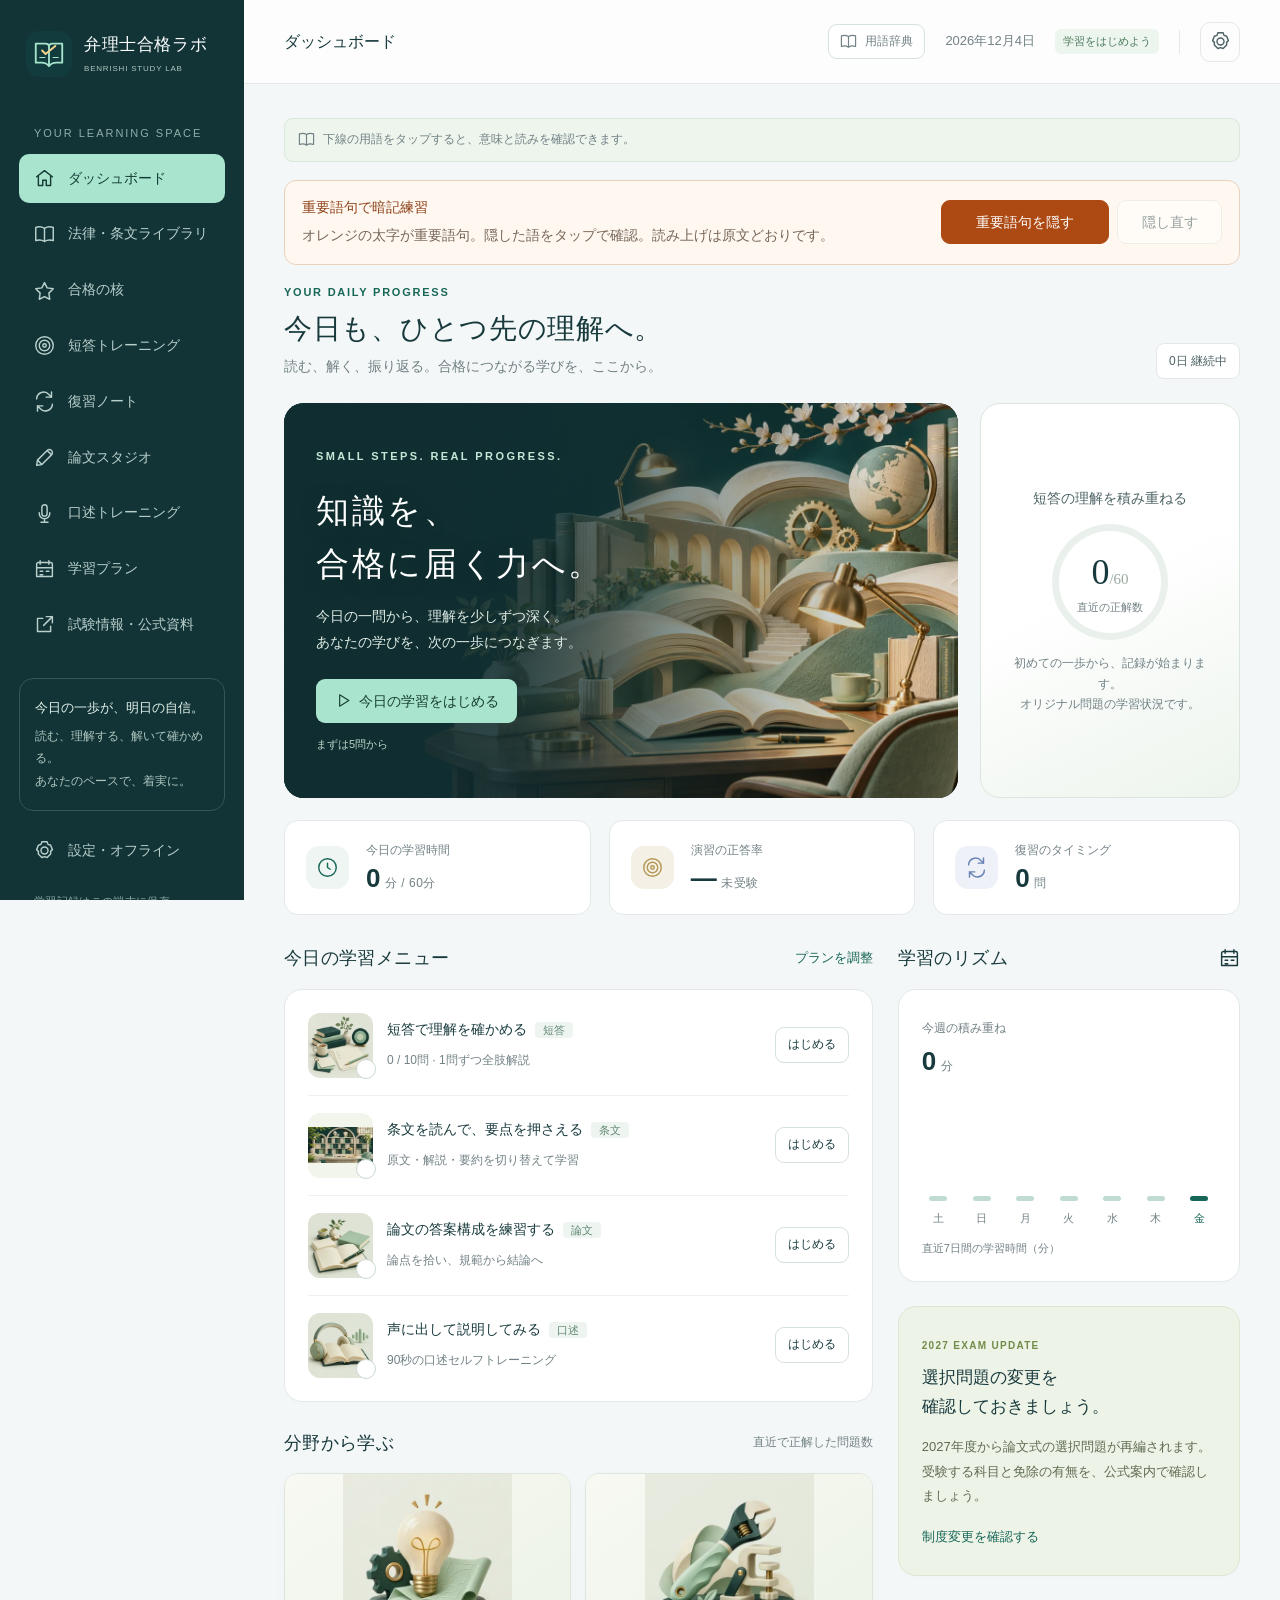
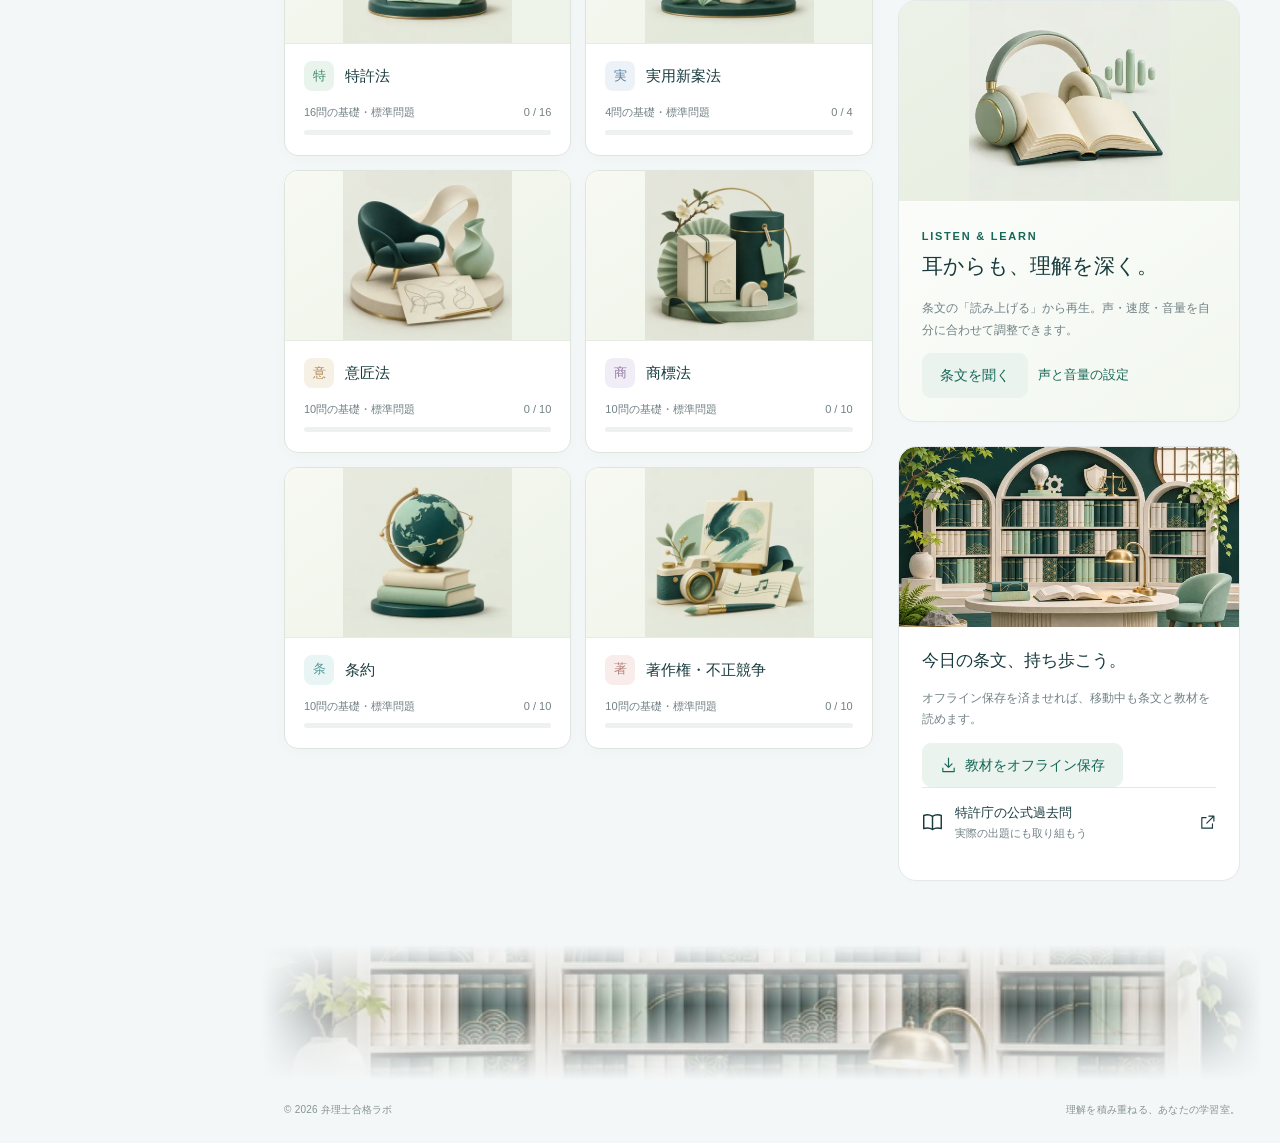
<file: index.html>
<!doctype html>
<html lang="ja">
<head>
  <meta charset="UTF-8">
  <meta name="viewport" content="width=device-width, initial-scale=1, maximum-scale=1, user-scalable=no, viewport-fit=cover">
  <meta name="theme-color" content="#123b3d">
  <meta name="description" content="弁理士合格ラボ。法律・条文の全文、解説、連続読み上げ、マーカー、短答・論文・口述の学習と復習を一つに。PC・スマートフォン・タブレット対応。">
  <meta property="og:title" content="弁理士合格ラボ | 一問ずつ、確かな理解へ。">
  <meta property="og:description" content="条文を読み、理解し、解く。弁理士試験のためのパーソナル学習室。">
  <meta property="og:type" content="website">
  <meta property="og:image" content="https://uni-tadayasu.github.io/benrishi/og-cover.png">
  <meta property="og:image:width" content="1734">
  <meta property="og:image:height" content="907">
  <meta property="og:image:alt" content="弁理士合格ラボ。条文・短答・論文・口述を学べる専用学習室。">
  <meta name="twitter:card" content="summary_large_image">
  <meta name="twitter:title" content="弁理士合格ラボ">
  <meta name="twitter:description" content="知識を、合格に届く力へ。法律・条文・読み上げ・演習をひとつに。">
  <meta name="twitter:image" content="https://uni-tadayasu.github.io/benrishi/og-cover.png">
  <link rel="canonical" href="https://uni-tadayasu.github.io/benrishi/">
  <meta property="og:url" content="https://uni-tadayasu.github.io/benrishi/">
  <meta name="apple-mobile-web-app-capable" content="yes">
  <link rel="manifest" href="./manifest.webmanifest">
  <title>弁理士合格ラボ | 知識を、合格に届く力へ。</title>
  <link rel="icon" href="./favicon.ico" sizes="any">
  <link rel="icon" type="image/svg+xml" href="./icon.svg">
  <link rel="icon" type="image/png" href="./icon-32.png" sizes="32x32">
  <link rel="apple-touch-icon" href="./apple-touch-icon.png">
  <link rel="stylesheet" href="./style.css?v=2026.11.25.5">
  <link rel="stylesheet" href="./visual.css?v=2026.11.25.5">
  <link rel="stylesheet" href="./important-terms.css?v=2026.11.25.5">
  <link rel="stylesheet" href="./motion.css?v=2026.11.25.5">
  <link rel="stylesheet" href="./speech-player.css?v=2026.11.25.5">
  <link rel="preload" as="image" href="./art/hero.webp" imagesrcset="./art/hero-small.webp 800w, ./art/hero.webp 1440w" imagesizes="(max-width: 560px) 100vw, 1000px">
</head>
<body>
  <a class="skip-link" href="#main">本文へ移動</a>
  <div class="app-shell">
    <aside class="sidebar" id="sidebar" aria-label="メインメニュー"></aside>
    <div class="sidebar-shade" id="sidebar-shade" hidden></div>
    <div class="workspace">
      <header class="topbar" id="topbar"></header>
      <main id="main" tabindex="-1"><div class="initial-loading"><img src="./icon.svg" alt="" width="52" height="52"><p>学びの準備をしています</p></div></main>
      <div class="footer-landscape" aria-hidden="true"><img src="./art/library-small.webp" width="600" height="338" alt="" loading="lazy" decoding="async"></div>
      <footer class="site-footer"><span>© 2026 弁理士合格ラボ</span><span>理解を積み重ねる、あなたの学習室。</span></footer>
    </div>
  </div>
  <nav id="mobile-nav" class="mobile-nav" aria-label="モバイルメニュー"></nav>
  <div id="speech-dock" class="speech-dock" hidden></div>
  <div id="toast" class="toast" role="status" aria-live="polite"></div>
  <dialog id="app-dialog"></dialog>
  <script src="./question-bank.js?v=2026.11.25.5" defer></script>
  <script src="./written-oral.js?v=2026.11.25.5" defer></script>
  <script src="./speech-engine.js?v=2026.11.25.5" defer></script>
  <script src="./prosody-engine.js?v=2026.11.25.5" defer></script>
  <script src="./annotation.js?v=2026.11.25.5" defer></script>
  <script src="./legal-guides.js?v=2026.11.25.5" defer></script>
  <script src="./visual.js?v=2026.11.25.5" defer></script>
  <script src="./motion.js?v=2026.11.25.5" defer></script>
  <script src="./app.js?v=2026.11.25.5" defer></script>
  <script src="./law-library.js?v=2026.11.25.5" defer></script>
  <script src="./cache-codec.js?v=2026.11.25.5" defer></script>
  <script src="./offline.js?v=2026.11.25.5" defer></script>
  <script src="./interaction-guard.js?v=2026.11.25.5" defer></script>
  <script src="./glossary-study.js?v=2026.11.25.5" defer></script>
  <script src="./important-terms.js?v=2026.11.25.5" defer></script>
  <script src="./glossary.js?v=2026.11.25.5" defer></script>
</body>
</html>
</file>
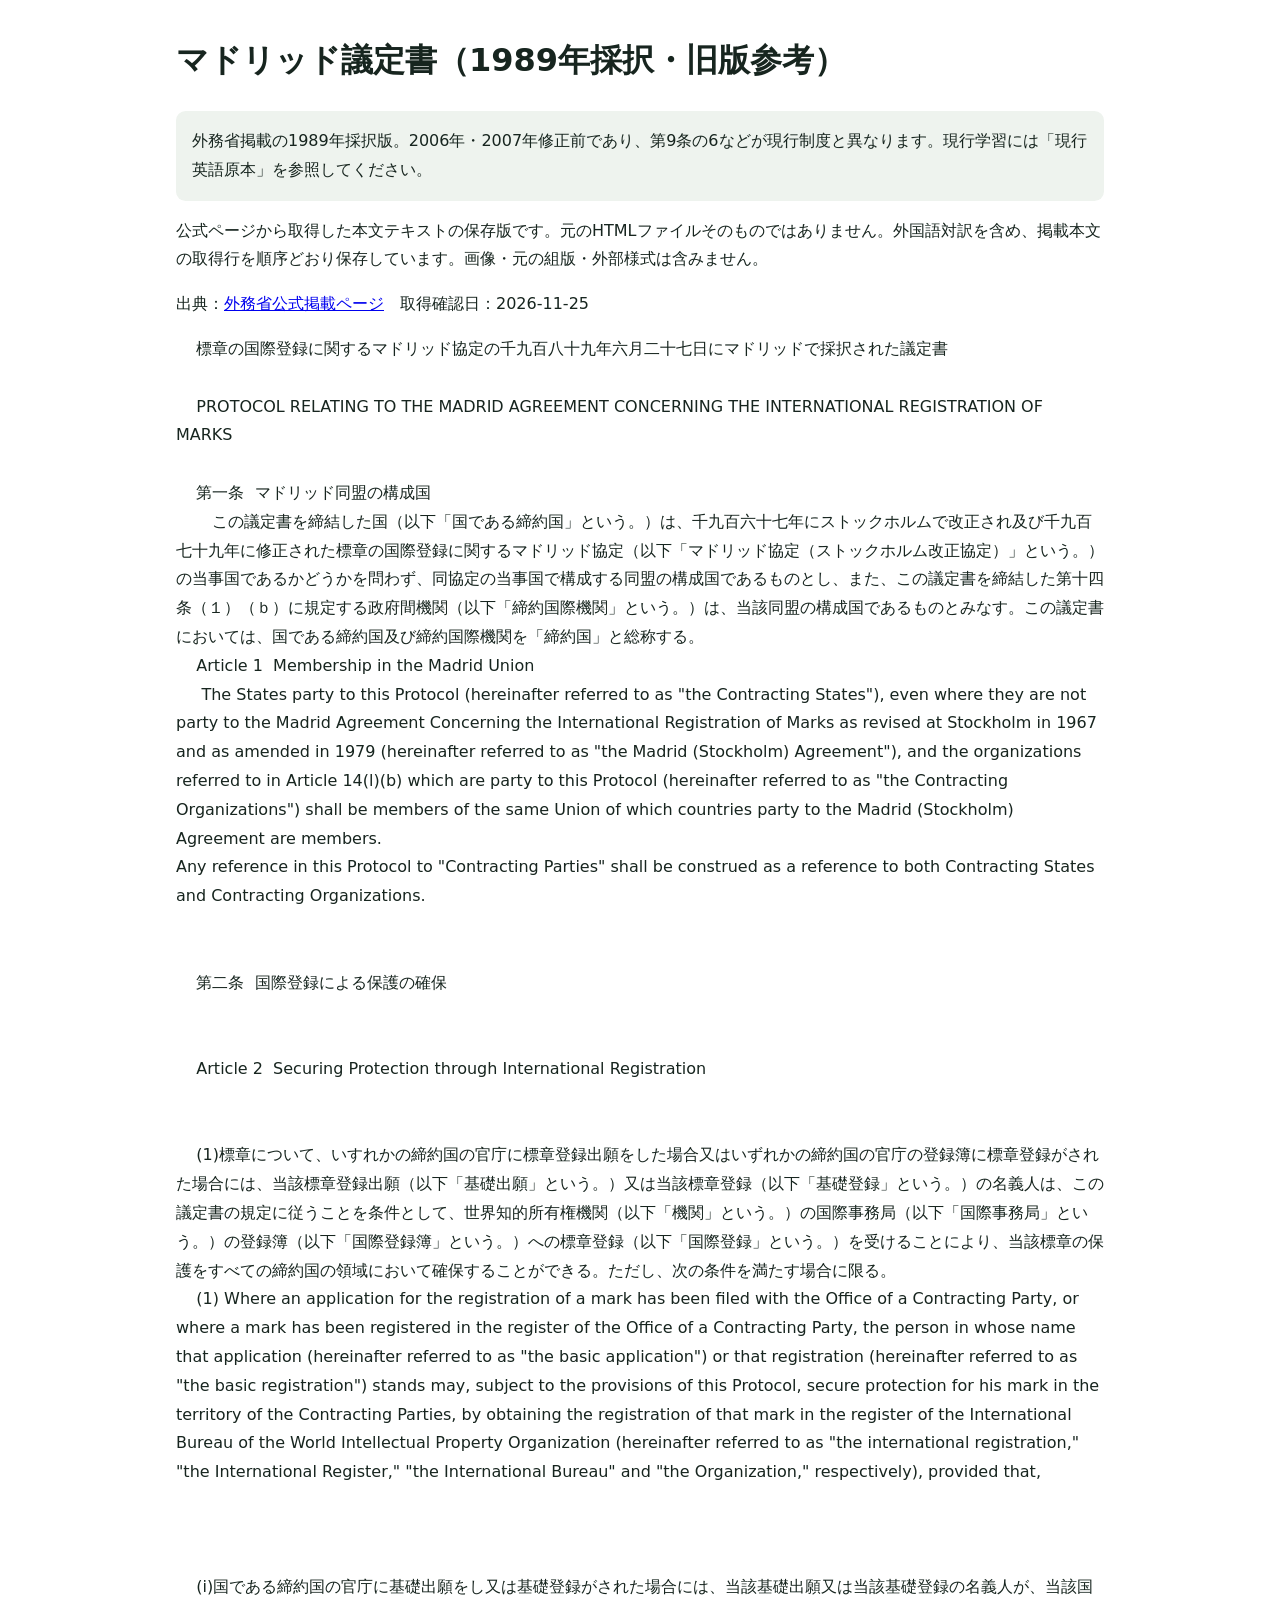
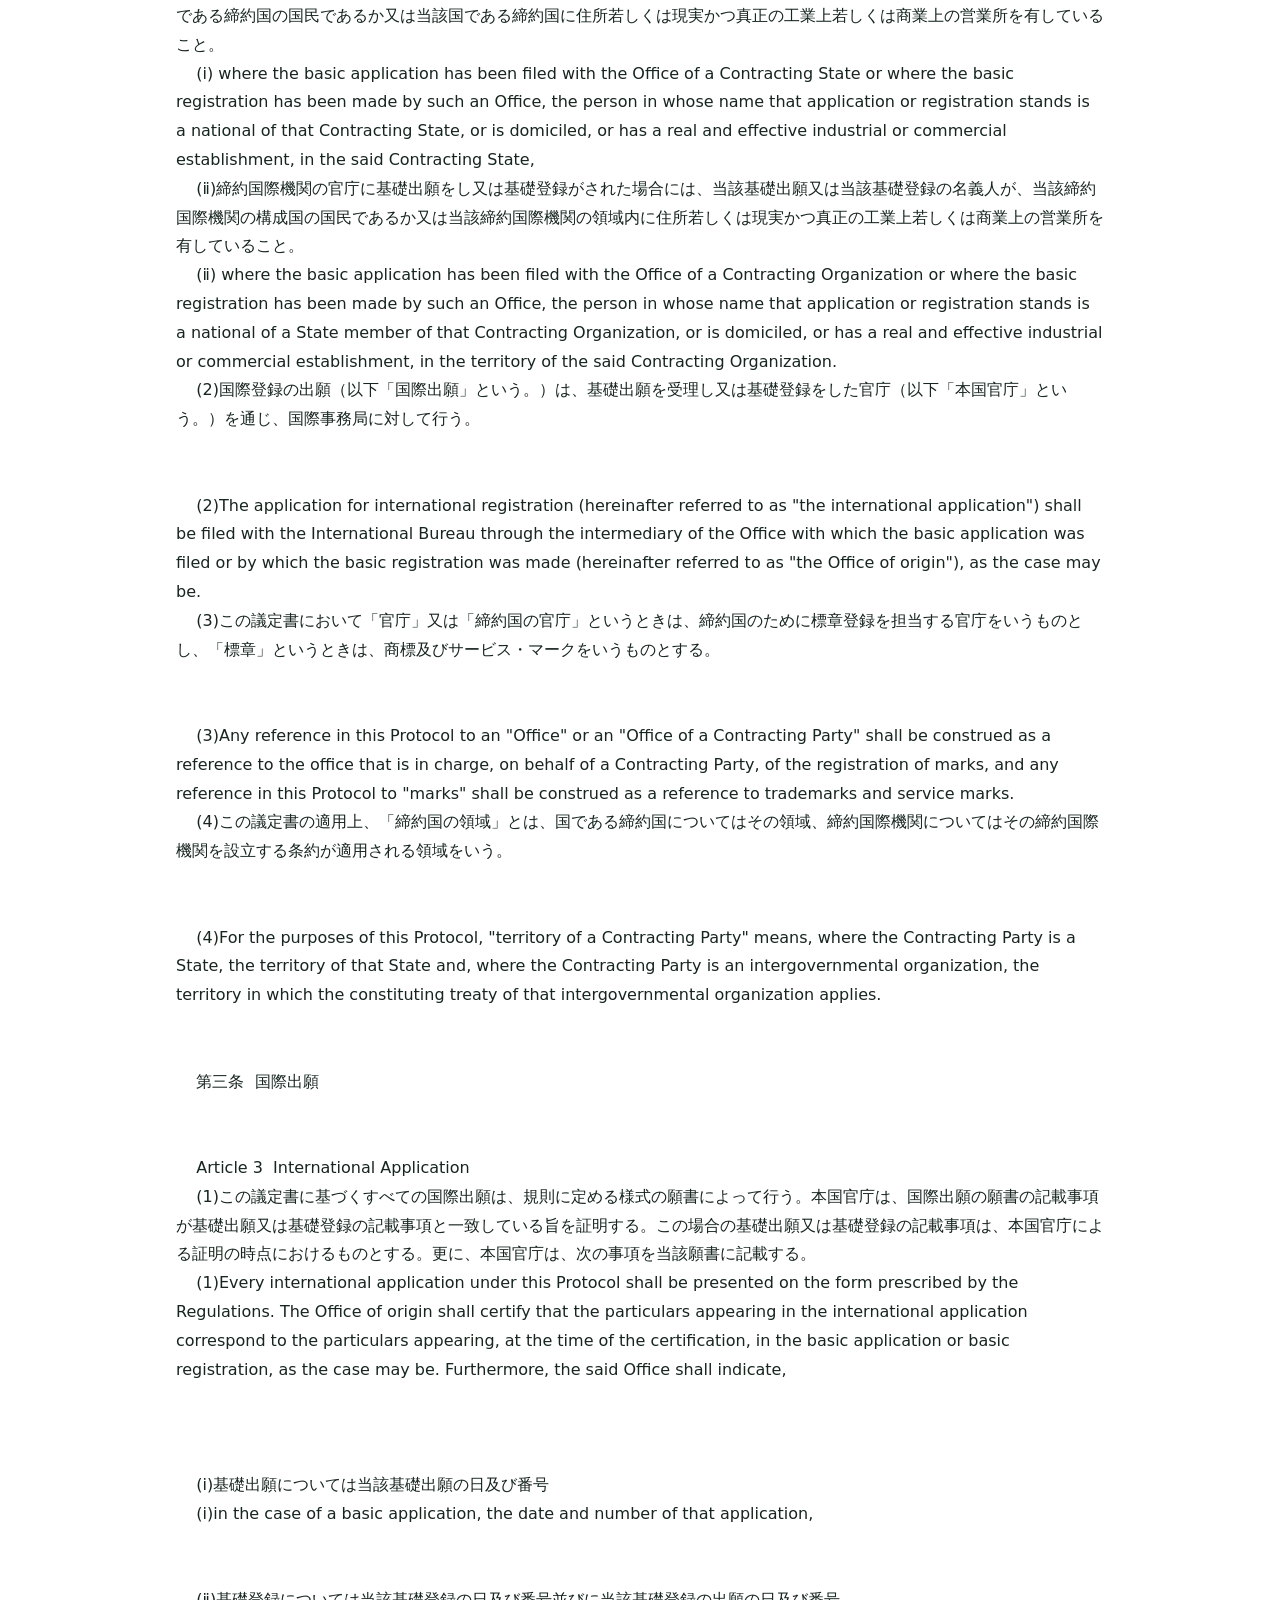
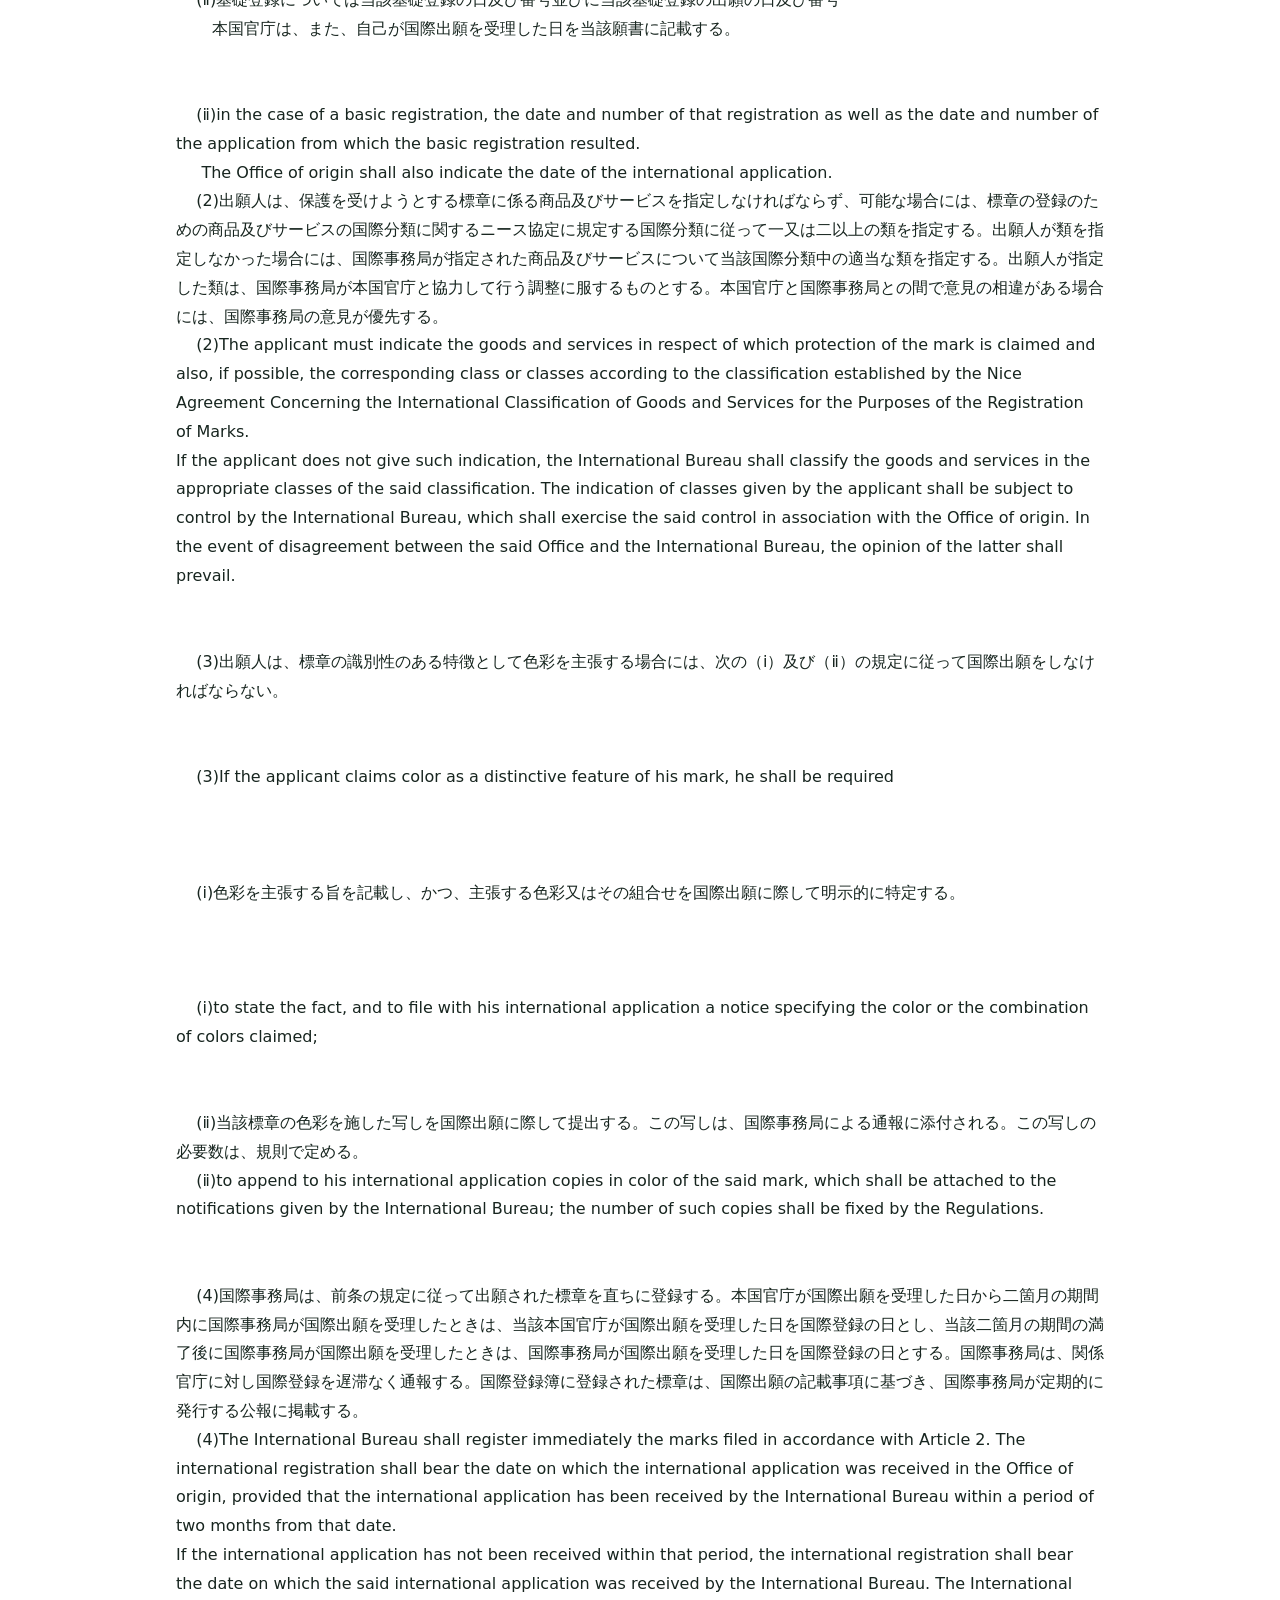
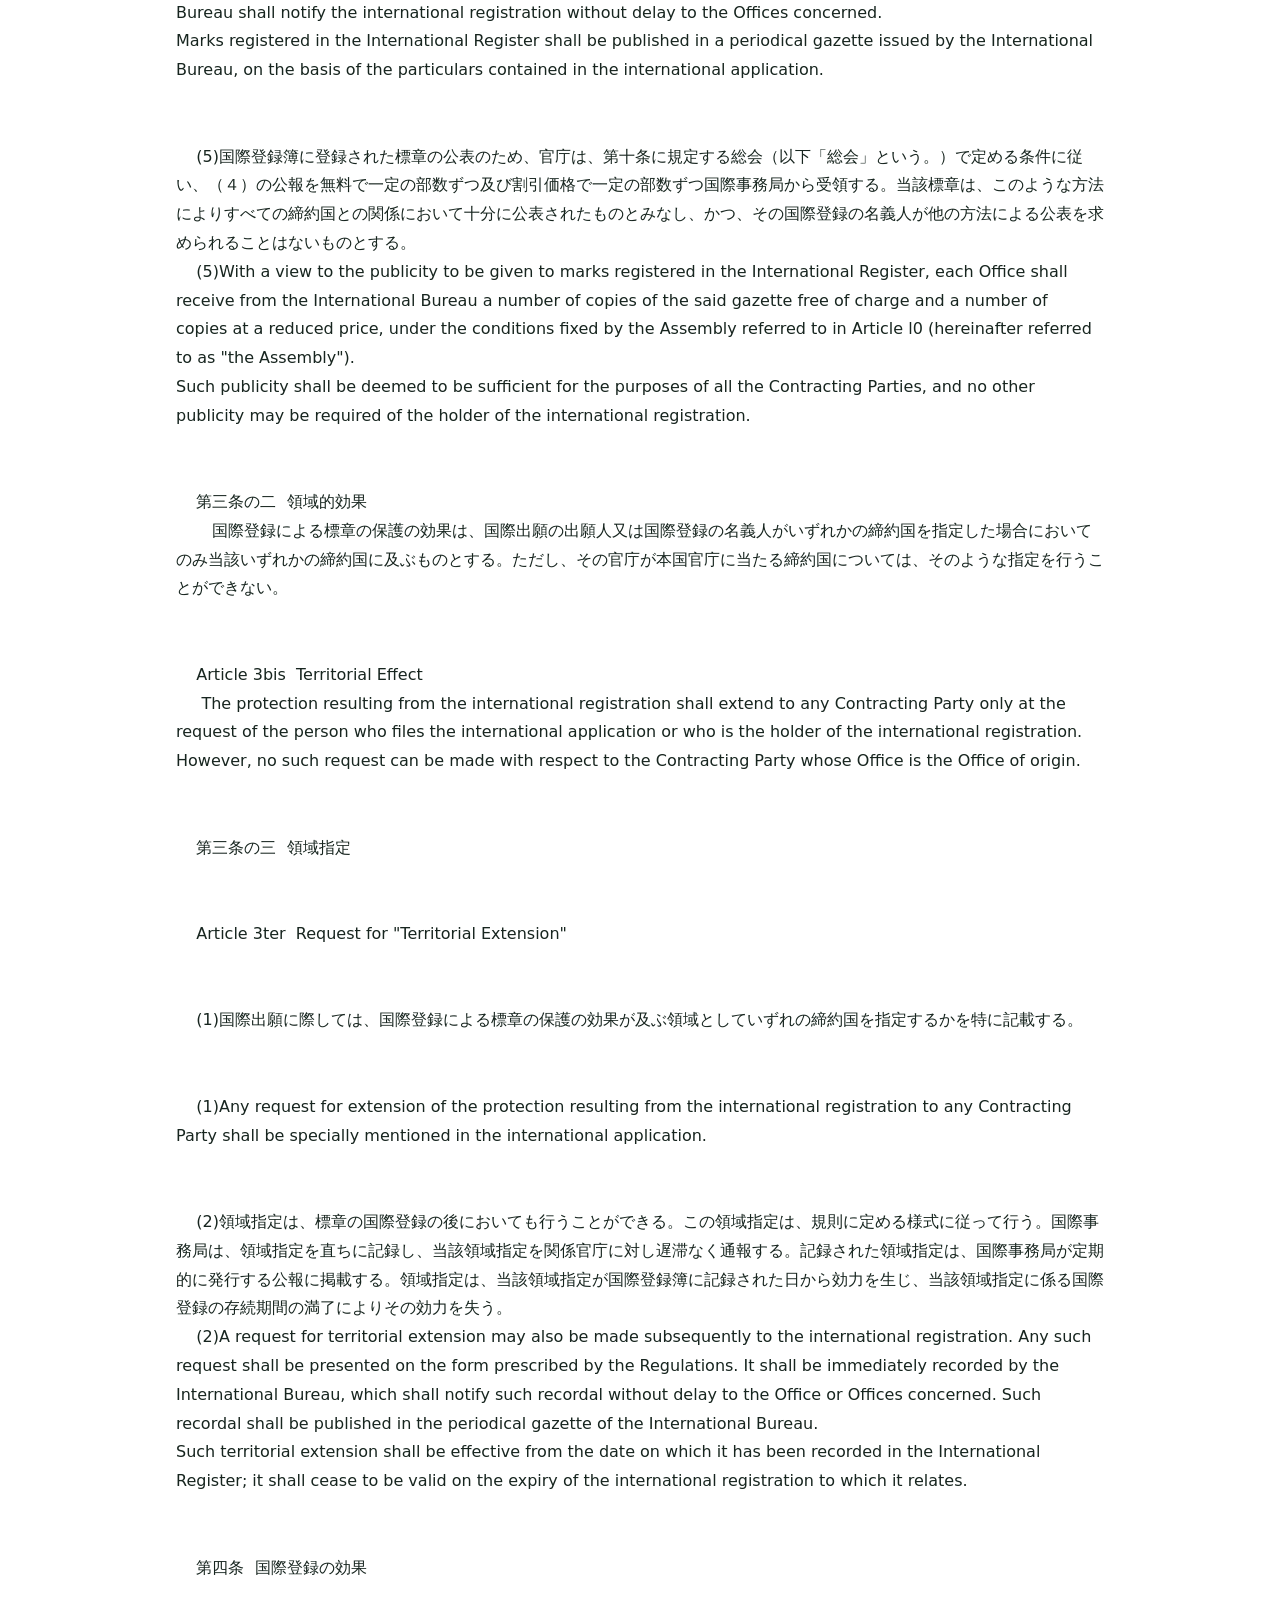
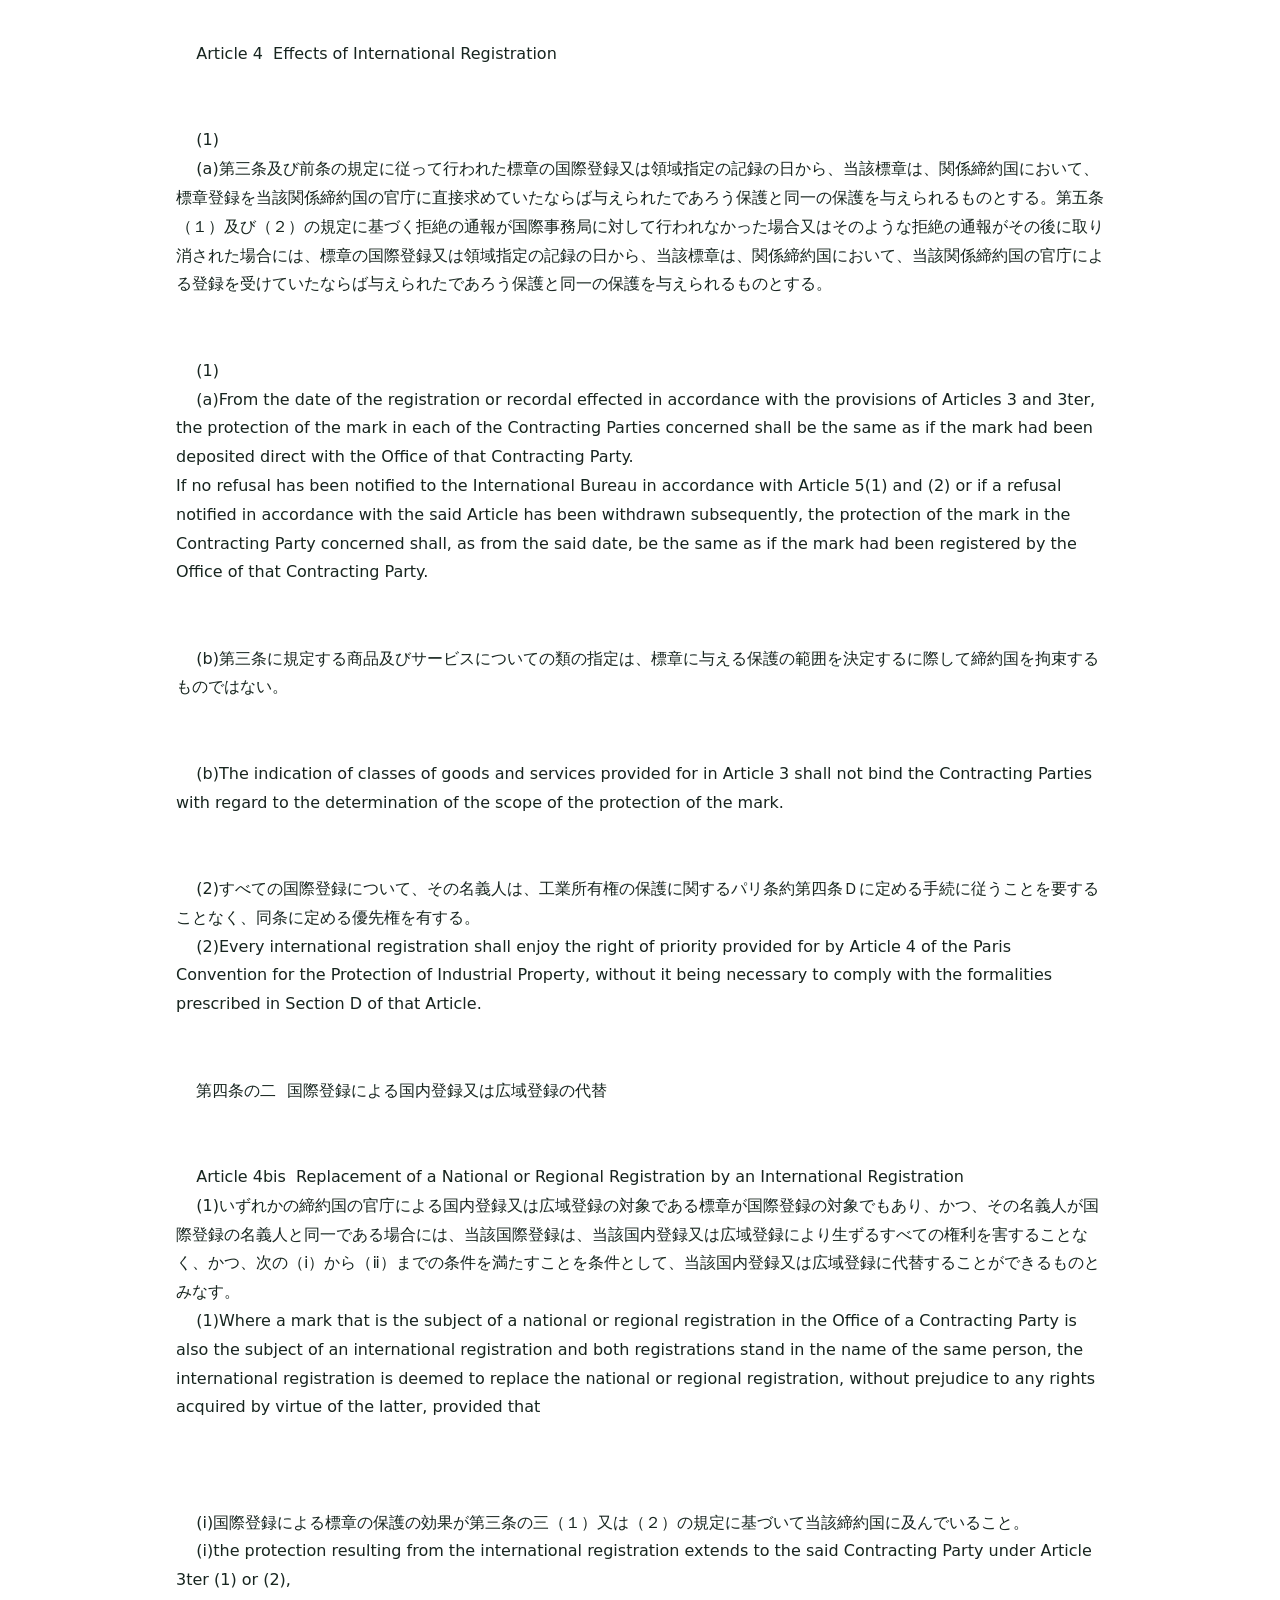
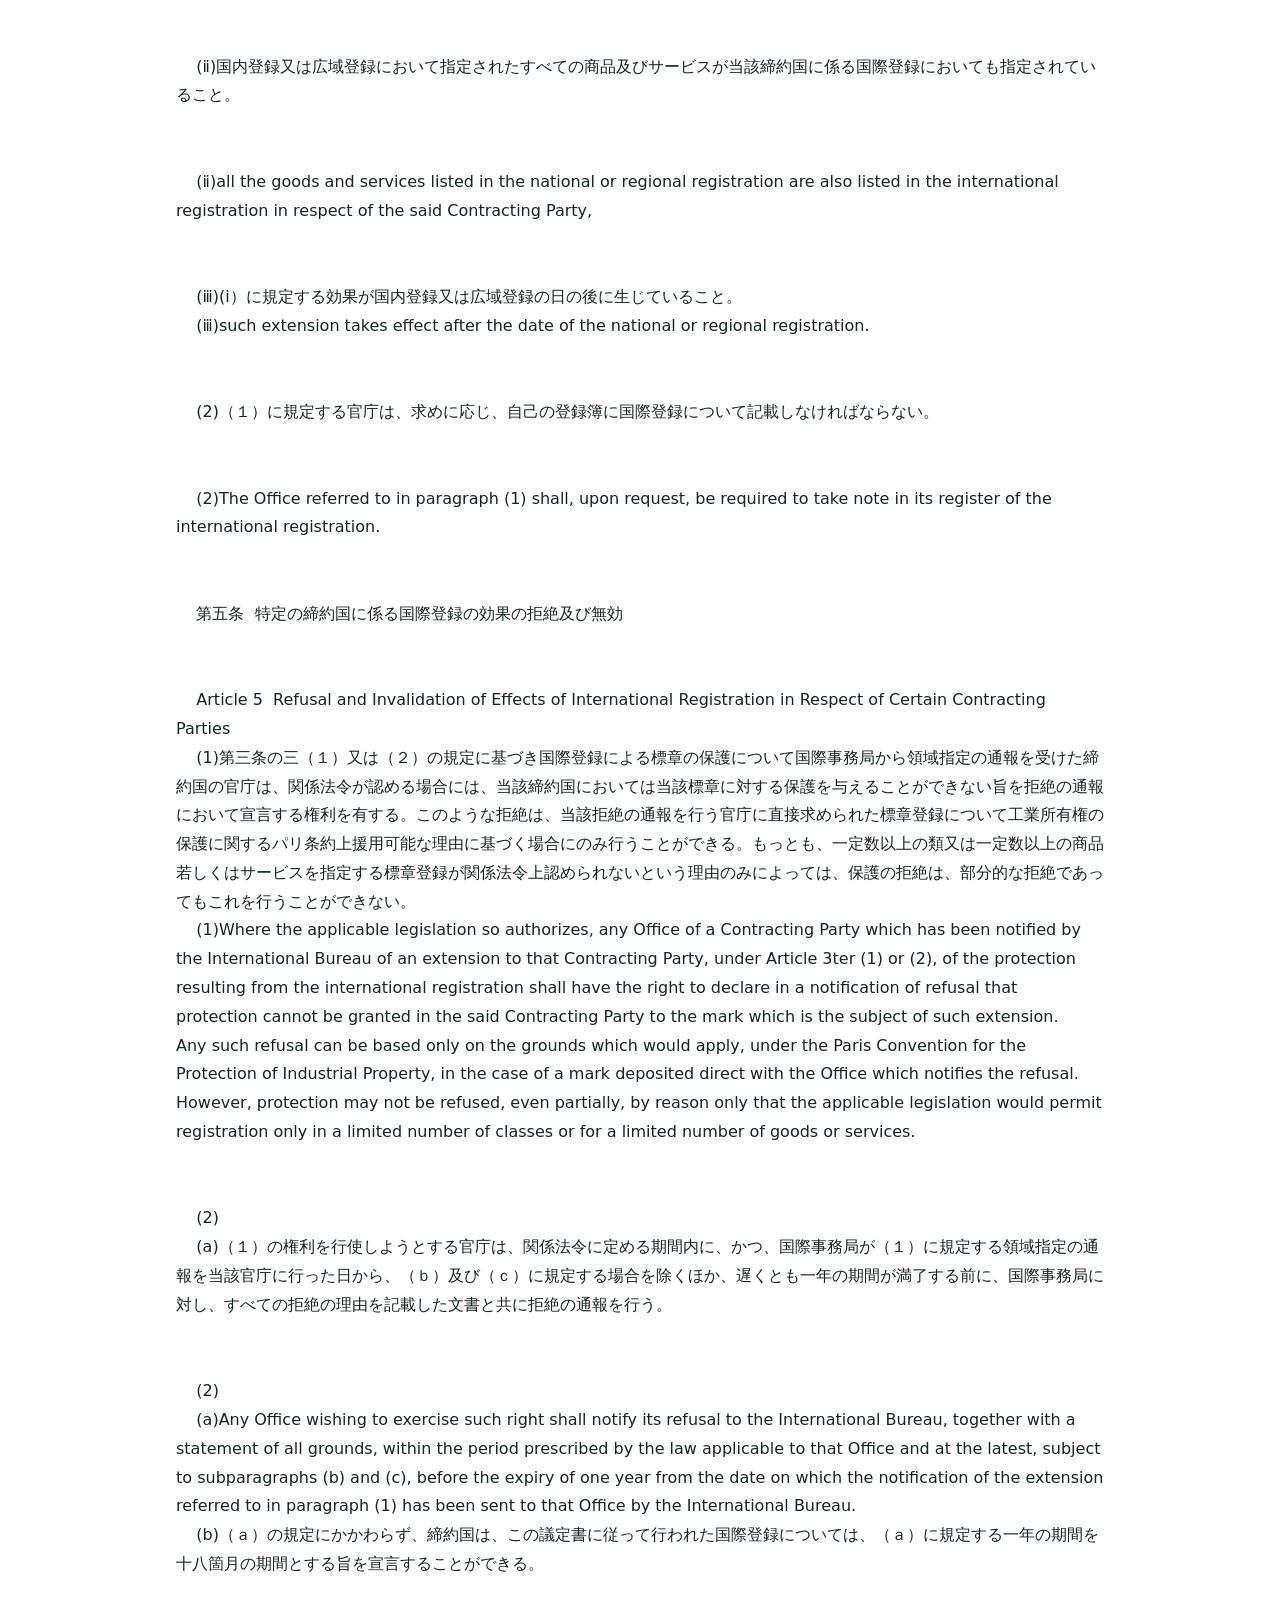
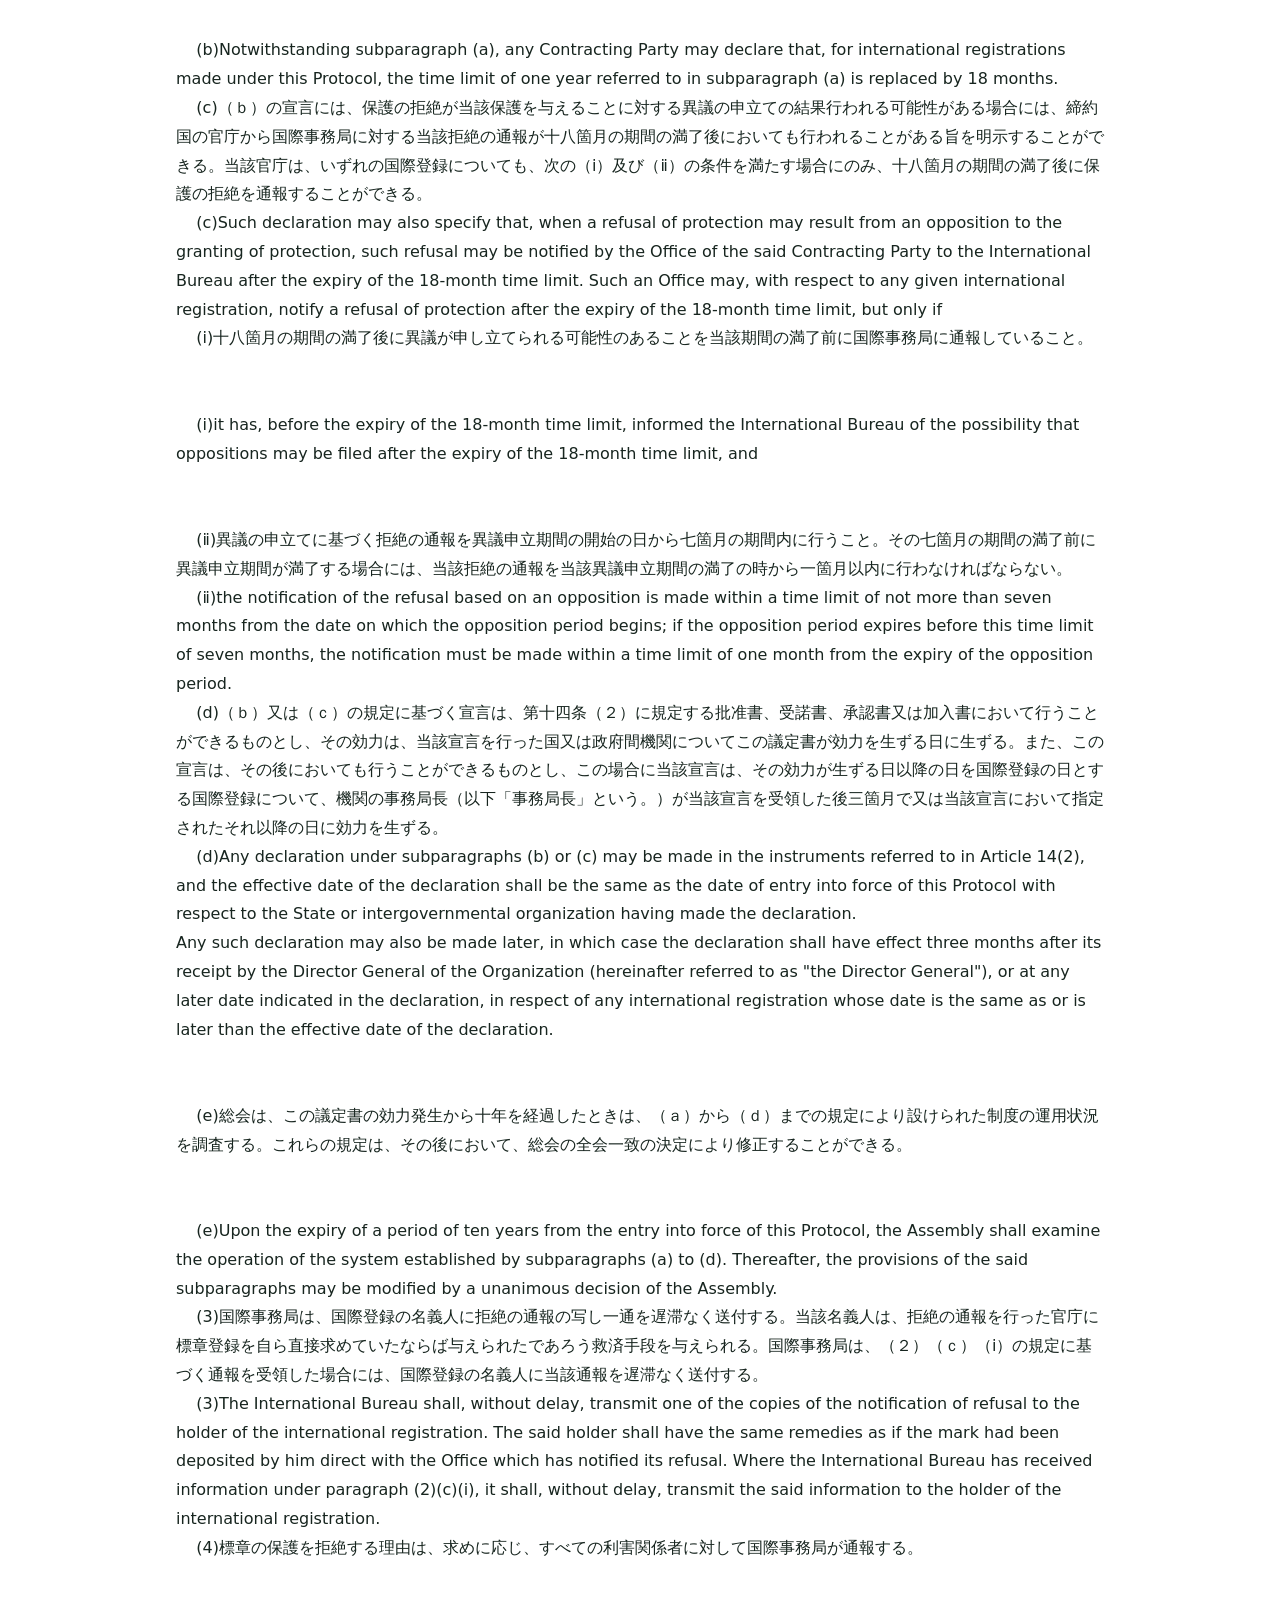
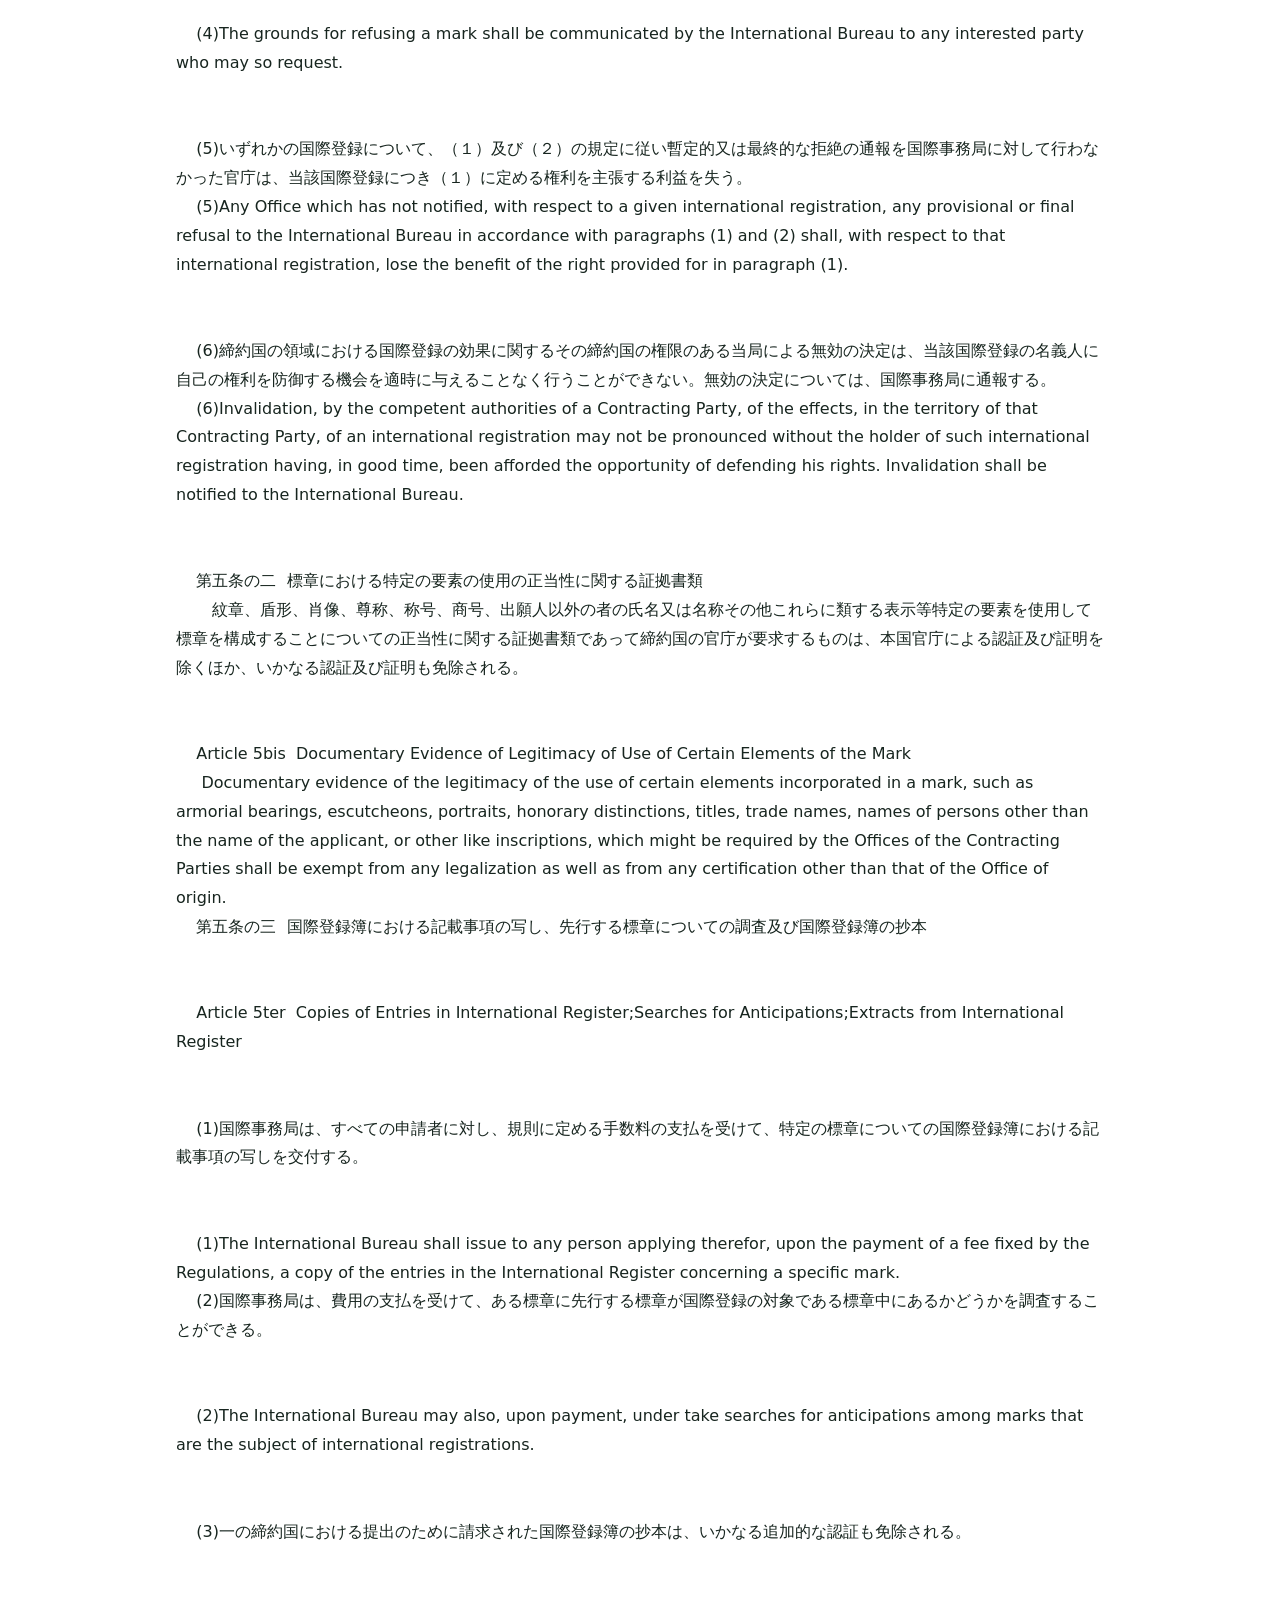
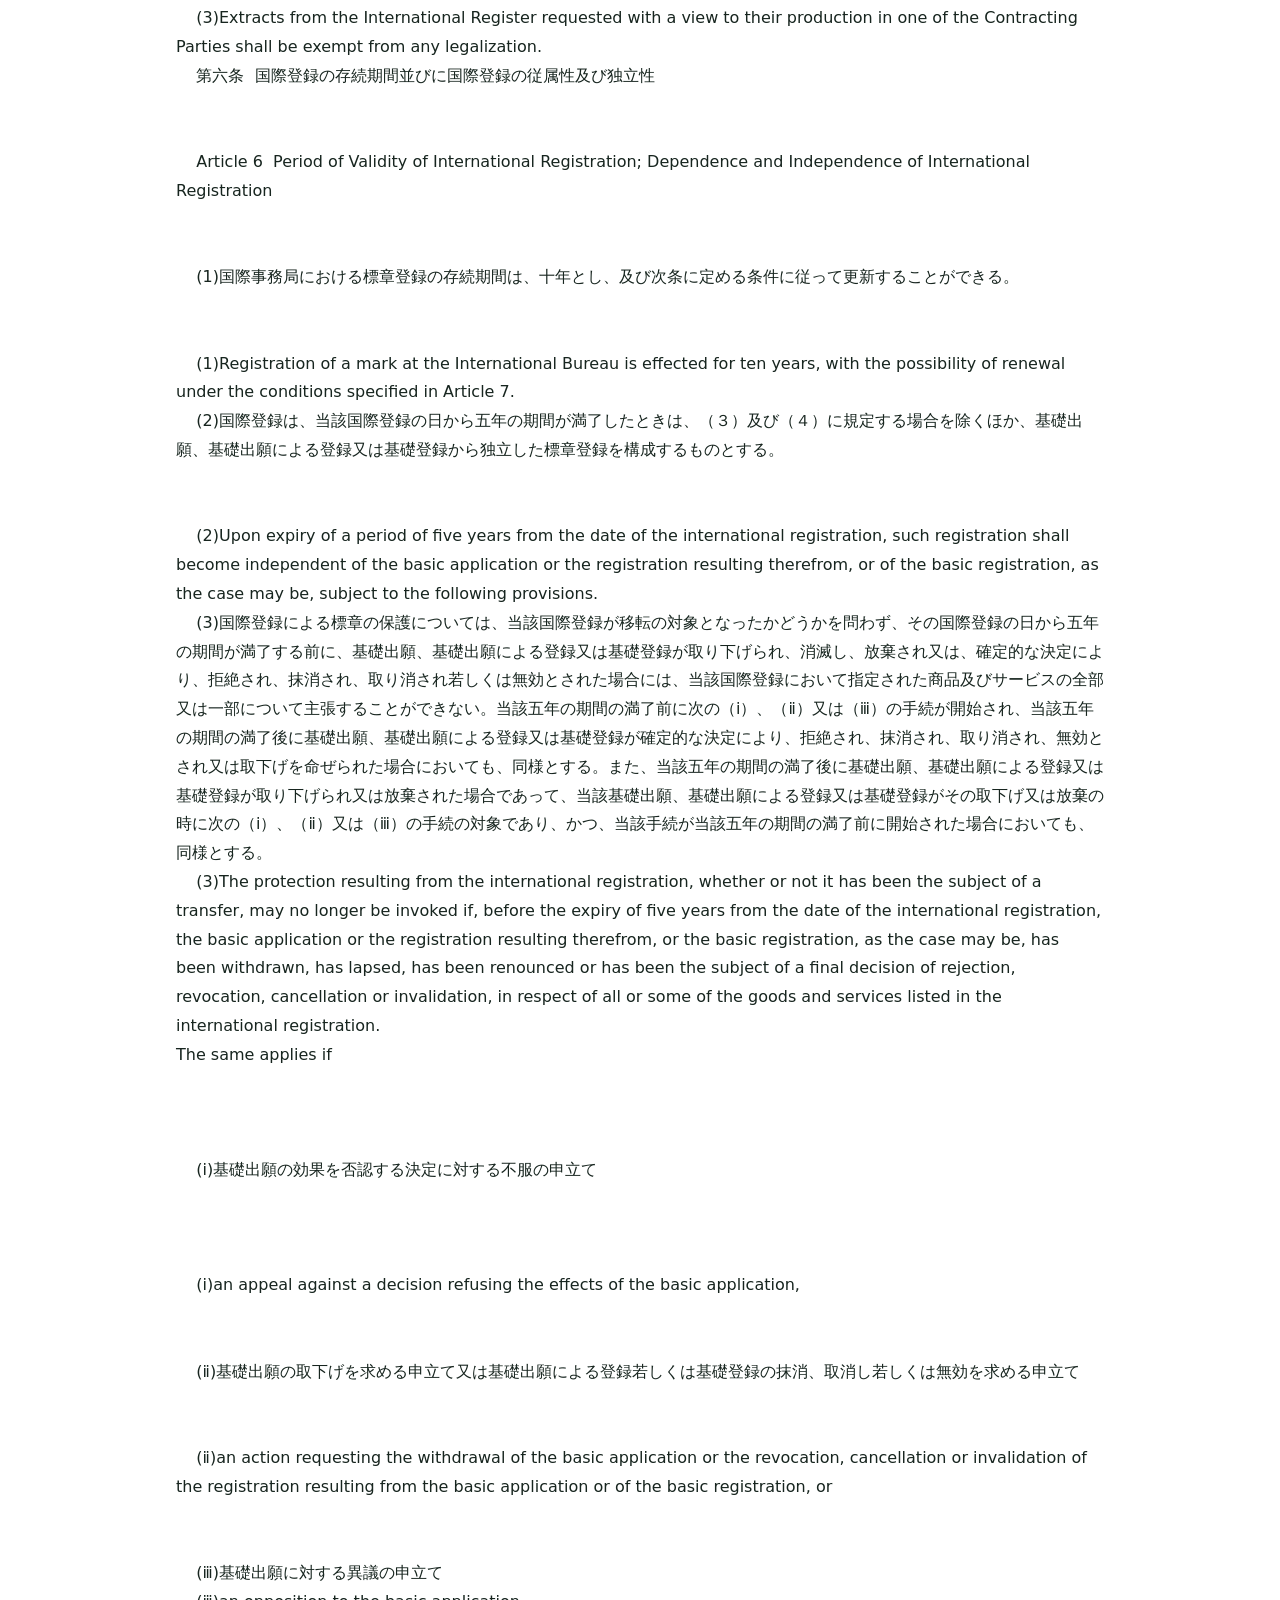
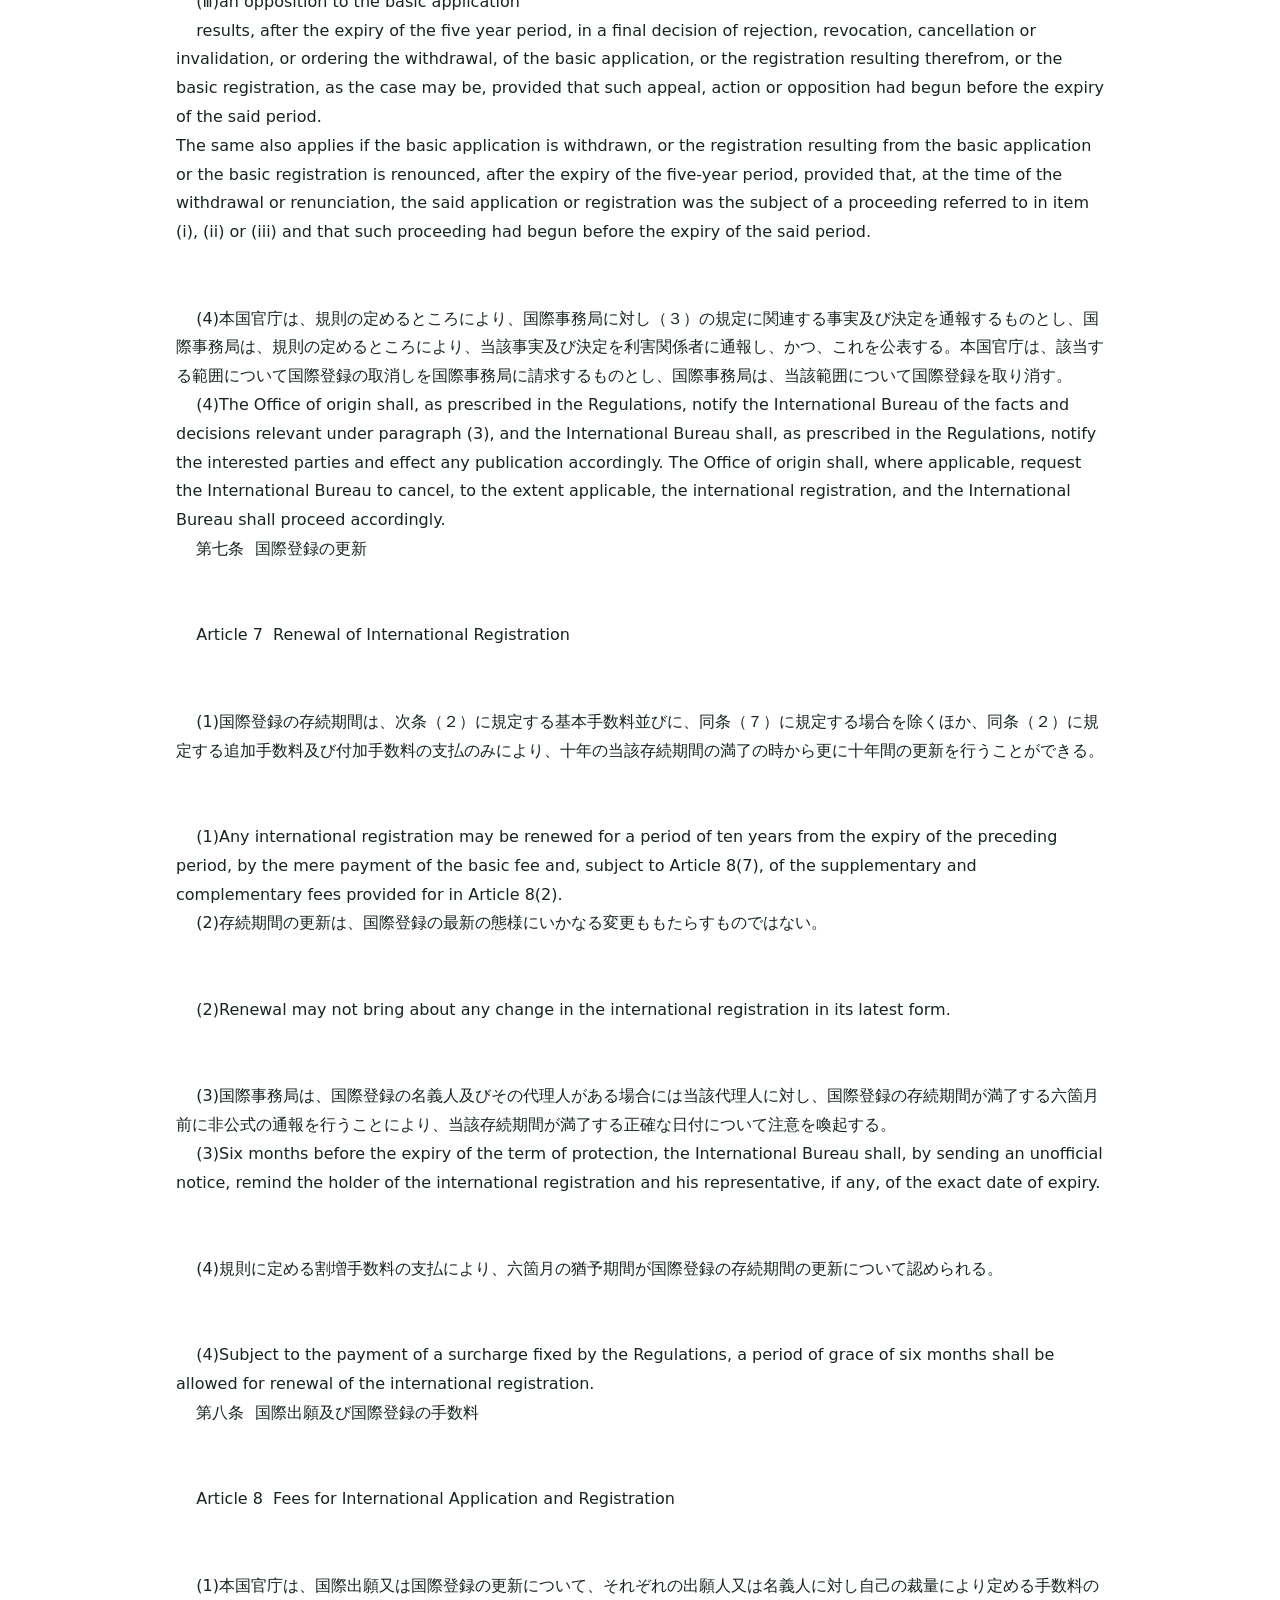
<file: treaty-corpus/madrid-source-text.html>
<!doctype html><html lang="ja"><meta charset="utf-8"><meta name="viewport" content="width=device-width,initial-scale=1"><title>マドリッド議定書（1989年採択・旧版参考）</title><style>body{max-width:58rem;margin:2rem auto;padding:0 1rem;font-family:system-ui,sans-serif;line-height:1.8;color:#17251f}pre{white-space:pre-wrap;overflow-wrap:anywhere;font:inherit}.note{padding:1rem;background:#eef3ee;border-radius:.6rem}</style><h1>マドリッド議定書（1989年採択・旧版参考）</h1><p class="note">外務省掲載の1989年採択版。2006年・2007年修正前であり、第9条の6などが現行制度と異なります。現行学習には「現行英語原本」を参照してください。</p><p>公式ページから取得した本文テキストの保存版です。元のHTMLファイルそのものではありません。外国語対訳を含め、掲載本文の取得行を順序どおり保存しています。画像・元の組版・外部様式は含みません。</p><p>出典：<a href="https://www.mofa.go.jp/mofaj/gaiko/treaty/htmls/B-H12-0133.html">外務省公式掲載ページ</a>　取得確認日：2026-11-25</p><pre>    標章の国際登録に関するマドリッド協定の千九百八十九年六月二十七日にマドリッドで採択された議定書

    PROTOCOL RELATING TO THE MADRID AGREEMENT CONCERNING THE INTERNATIONAL REGISTRATION OF MARKS

    第一条  マドリッド同盟の構成国
    　この議定書を締結した国（以下「国である締約国」という。）は、千九百六十七年にストックホルムで改正され及び千九百七十九年に修正された標章の国際登録に関するマドリッド協定（以下「マドリッド協定（ストックホルム改正協定）」という。）の当事国であるかどうかを問わず、同協定の当事国で構成する同盟の構成国であるものとし、また、この議定書を締結した第十四条（１）（ｂ）に規定する政府間機関（以下「締約国際機関」という。）は、当該同盟の構成国であるものとみなす。この議定書においては、国である締約国及び締約国際機関を「締約国」と総称する。
    Article 1  Membership in the Madrid Union
     The States party to this Protocol (hereinafter referred to as &quot;the Contracting States&quot;), even where they are not party to the Madrid Agreement Concerning the International Registration of Marks as revised at Stockholm in 1967 and as amended in 1979 (hereinafter referred to as &quot;the Madrid (Stockholm) Agreement&quot;), and the organizations referred to in Article 14(l)(b) which are party to this Protocol (hereinafter referred to as &quot;the Contracting Organizations&quot;) shall be members of the same Union of which countries party to the Madrid (Stockholm) Agreement are members.
Any reference in this Protocol to &quot;Contracting Parties&quot; shall be construed as a reference to both Contracting States and Contracting Organizations.


    第二条  国際登録による保護の確保


    Article 2  Securing Protection through International Registration


    (1)標章について、いすれかの締約国の官庁に標章登録出願をした場合又はいずれかの締約国の官庁の登録簿に標章登録がされた場合には、当該標章登録出願（以下「基礎出願」という。）又は当該標章登録（以下「基礎登録」という。）の名義人は、この議定書の規定に従うことを条件として、世界知的所有権機関（以下「機関」という。）の国際事務局（以下「国際事務局」という。）の登録簿（以下「国際登録簿」という。）への標章登録（以下「国際登録」という。）を受けることにより、当該標章の保護をすべての締約国の領域において確保することができる。ただし、次の条件を満たす場合に限る。
    (1) Where an application for the registration of a mark has been filed with the Office of a Contracting Party, or where a mark has been registered in the register of the Office of a Contracting Party, the person in whose name that application (hereinafter referred to as &quot;the basic application&quot;) or that registration (hereinafter referred to as &quot;the basic registration&quot;) stands may, subject to the provisions of this Protocol, secure protection for his mark in the territory of the Contracting Parties, by obtaining the registration of that mark in the register of the International Bureau of the World Intellectual Property Organization (hereinafter referred to as &quot;the international registration,&quot; &quot;the International Register,&quot; &quot;the International Bureau&quot; and &quot;the Organization,&quot; respectively), provided that,



    (i)国である締約国の官庁に基礎出願をし又は基礎登録がされた場合には、当該基礎出願又は当該基礎登録の名義人が、当該国である締約国の国民であるか又は当該国である締約国に住所若しくは現実かつ真正の工業上若しくは商業上の営業所を有していること。
    (ⅰ) where the basic application has been filed with the Office of a Contracting State or where the basic registration has been made by such an Office, the person in whose name that application or registration stands is a national of that Contracting State, or is domiciled, or has a real and effective industrial or commercial establishment, in the said Contracting State,
    (ⅱ)締約国際機関の官庁に基礎出願をし又は基礎登録がされた場合には、当該基礎出願又は当該基礎登録の名義人が、当該締約国際機関の構成国の国民であるか又は当該締約国際機関の領域内に住所若しくは現実かつ真正の工業上若しくは商業上の営業所を有していること。
    (ⅱ) where the basic application has been filed with the Office of a Contracting Organization or where the basic registration has been made by such an Office, the person in whose name that application or registration stands is a national of a State member of that Contracting Organization, or is domiciled, or has a real and effective industrial or commercial establishment, in the territory of the said Contracting Organization.
    (2)国際登録の出願（以下「国際出願」という。）は、基礎出願を受理し又は基礎登録をした官庁（以下「本国官庁」という。）を通じ、国際事務局に対して行う。


    (2)The application for international registration (hereinafter referred to as &quot;the international application&quot;) shall be filed with the International Bureau through the intermediary of the Office with which the basic application was filed or by which the basic registration was made (hereinafter referred to as &quot;the Office of origin&quot;), as the case may be.
    (3)この議定書において「官庁」又は「締約国の官庁」というときは、締約国のために標章登録を担当する官庁をいうものとし、「標章」というときは、商標及びサービス・マークをいうものとする。


    (3)Any reference in this Protocol to an &quot;Office&quot; or an &quot;Office of a Contracting Party&quot; shall be construed as a reference to the office that is in charge, on behalf of a Contracting Party, of the registration of marks, and any reference in this Protocol to &quot;marks&quot; shall be construed as a reference to trademarks and service marks.
    (4)この議定書の適用上、「締約国の領域」とは、国である締約国についてはその領域、締約国際機関についてはその締約国際機関を設立する条約が適用される領域をいう。


    (4)For the purposes of this Protocol, &quot;territory of a Contracting Party&quot; means, where the Contracting Party is a State, the territory of that State and, where the Contracting Party is an intergovernmental organization, the territory in which the constituting treaty of that intergovernmental organization applies.


    第三条  国際出願


    Article 3  International Application
    (1)この議定書に基づくすべての国際出願は、規則に定める様式の願書によって行う。本国官庁は、国際出願の願書の記載事項が基礎出願又は基礎登録の記載事項と一致している旨を証明する。この場合の基礎出願又は基礎登録の記載事項は、本国官庁による証明の時点におけるものとする。更に、本国官庁は、次の事項を当該願書に記載する。
    (1)Every international application under this Protocol shall be presented on the form prescribed by the Regulations. The Office of origin shall certify that the particulars appearing in the international application correspond to the particulars appearing, at the time of the certification, in the basic application or basic registration, as the case may be. Furthermore, the said Office shall indicate,



    (i)基礎出願については当該基礎出願の日及び番号
    (ⅰ)in the case of a basic application, the date and number of that application,


    (ⅱ)基礎登録については当該基礎登録の日及び番号並びに当該基礎登録の出願の日及び番号
    　本国官庁は、また、自己が国際出願を受理した日を当該願書に記載する。


    (ⅱ)in the case of a basic registration, the date and number of that registration as well as the date and number of the application from which the basic registration resulted.
     The Office of origin shall also indicate the date of the international application.
    (2)出願人は、保護を受けようとする標章に係る商品及びサービスを指定しなければならず、可能な場合には、標章の登録のための商品及びサービスの国際分類に関するニース協定に規定する国際分類に従って一又は二以上の類を指定する。出願人が類を指定しなかった場合には、国際事務局が指定された商品及びサービスについて当該国際分類中の適当な類を指定する。出願人が指定した類は、国際事務局が本国官庁と協力して行う調整に服するものとする。本国官庁と国際事務局との間で意見の相違がある場合には、国際事務局の意見が優先する。
    (2)The applicant must indicate the goods and services in respect of which protection of the mark is claimed and also, if possible, the corresponding class or classes according to the classification established by the Nice Agreement Concerning the International Classification of Goods and Services for the Purposes of the Registration of Marks.
If the applicant does not give such indication, the International Bureau shall classify the goods and services in the appropriate classes of the said classification. The indication of classes given by the applicant shall be subject to control by the International Bureau, which shall exercise the said control in association with the Office of origin. In the event of disagreement between the said Office and the International Bureau, the opinion of the latter shall prevail.


    (3)出願人は、標章の識別性のある特徴として色彩を主張する場合には、次の（ⅰ）及び（ⅱ）の規定に従って国際出願をしなければならない。


    (3)If the applicant claims color as a distinctive feature of his mark, he shall be required



    (i)色彩を主張する旨を記載し、かつ、主張する色彩又はその組合せを国際出願に際して明示的に特定する。



    (ⅰ)to state the fact, and to file with his international application a notice specifying the color or the combination of colors claimed;


    (ⅱ)当該標章の色彩を施した写しを国際出願に際して提出する。この写しは、国際事務局による通報に添付される。この写しの必要数は、規則で定める。
    (ⅱ)to append to his international application copies in color of the said mark, which shall be attached to the notifications given by the International Bureau; the number of such copies shall be fixed by the Regulations.


    (4)国際事務局は、前条の規定に従って出願された標章を直ちに登録する。本国官庁が国際出願を受理した日から二箇月の期間内に国際事務局が国際出願を受理したときは、当該本国官庁が国際出願を受理した日を国際登録の日とし、当該二箇月の期間の満了後に国際事務局が国際出願を受理したときは、国際事務局が国際出願を受理した日を国際登録の日とする。国際事務局は、関係官庁に対し国際登録を遅滞なく通報する。国際登録簿に登録された標章は、国際出願の記載事項に基づき、国際事務局が定期的に発行する公報に掲載する。
    (4)The International Bureau shall register immediately the marks filed in accordance with Article 2. The international registration shall bear the date on which the international application was received in the Office of origin, provided that the international application has been received by the International Bureau within a period of two months from that date.
If the international application has not been received within that period, the international registration shall bear the date on which the said international application was received by the International Bureau. The International Bureau shall notify the international registration without delay to the Offices concerned.
Marks registered in the International Register shall be published in a periodical gazette issued by the International Bureau, on the basis of the particulars contained in the international application.


    (5)国際登録簿に登録された標章の公表のため、官庁は、第十条に規定する総会（以下「総会」という。）で定める条件に従い、（４）の公報を無料で一定の部数ずつ及び割引価格で一定の部数ずつ国際事務局から受領する。当該標章は、このような方法によりすべての締約国との関係において十分に公表されたものとみなし、かつ、その国際登録の名義人が他の方法による公表を求められることはないものとする。
    (5)With a view to the publicity to be given to marks registered in the International Register, each Office shall receive from the International Bureau a number of copies of the said gazette free of charge and a number of copies at a reduced price, under the conditions fixed by the Assembly referred to in Article l0 (hereinafter referred to as &quot;the Assembly&quot;).
Such publicity shall be deemed to be sufficient for the purposes of all the Contracting Parties, and no other publicity may be required of the holder of the international registration.


    第三条の二  領域的効果
    　国際登録による標章の保護の効果は、国際出願の出願人又は国際登録の名義人がいずれかの締約国を指定した場合においてのみ当該いずれかの締約国に及ぶものとする。ただし、その官庁が本国官庁に当たる締約国については、そのような指定を行うことができない。


    Article 3bis  Territorial Effect
     The protection resulting from the international registration shall extend to any Contracting Party only at the request of the person who files the international application or who is the holder of the international registration. However, no such request can be made with respect to the Contracting Party whose Office is the Office of origin.


    第三条の三  領域指定


    Article 3ter  Request for &quot;Territorial Extension&quot;


    (1)国際出願に際しては、国際登録による標章の保護の効果が及ぶ領域としていずれの締約国を指定するかを特に記載する。


    (1)Any request for extension of the protection resulting from the international registration to any Contracting Party shall be specially mentioned in the international application.


    (2)領域指定は、標章の国際登録の後においても行うことができる。この領域指定は、規則に定める様式に従って行う。国際事務局は、領域指定を直ちに記録し、当該領域指定を関係官庁に対し遅滞なく通報する。記録された領域指定は、国際事務局が定期的に発行する公報に掲載する。領域指定は、当該領域指定が国際登録簿に記録された日から効力を生じ、当該領域指定に係る国際登録の存続期間の満了によりその効力を失う。
    (2)A request for territorial extension may also be made subsequently to the international registration. Any such request shall be presented on the form prescribed by the Regulations. It shall be immediately recorded by the International Bureau, which shall notify such recordal without delay to the Office or Offices concerned. Such recordal shall be published in the periodical gazette of the International Bureau.
Such territorial extension shall be effective from the date on which it has been recorded in the International Register; it shall cease to be valid on the expiry of the international registration to which it relates.


    第四条  国際登録の効果


    Article 4  Effects of International Registration


    (1)
    (a)第三条及び前条の規定に従って行われた標章の国際登録又は領域指定の記録の日から、当該標章は、関係締約国において、標章登録を当該関係締約国の官庁に直接求めていたならば与えられたであろう保護と同一の保護を与えられるものとする。第五条（１）及び（２）の規定に基づく拒絶の通報が国際事務局に対して行われなかった場合又はそのような拒絶の通報がその後に取り消された場合には、標章の国際登録又は領域指定の記録の日から、当該標章は、関係締約国において、当該関係締約国の官庁による登録を受けていたならば与えられたであろう保護と同一の保護を与えられるものとする。


    (1)
    (a)From the date of the registration or recordal effected in accordance with the provisions of Articles 3 and 3ter, the protection of the mark in each of the Contracting Parties concerned shall be the same as if the mark had been deposited direct with the Office of that Contracting Party.
If no refusal has been notified to the International Bureau in accordance with Article 5(1) and (2) or if a refusal notified in accordance with the said Article has been withdrawn subsequently, the protection of the mark in the Contracting Party concerned shall, as from the said date, be the same as if the mark had been registered by the Office of that Contracting Party.


    (b)第三条に規定する商品及びサービスについての類の指定は、標章に与える保護の範囲を決定するに際して締約国を拘束するものではない。


    (b)The indication of classes of goods and services provided for in Article 3 shall not bind the Contracting Parties with regard to the determination of the scope of the protection of the mark.


    (2)すべての国際登録について、その名義人は、工業所有権の保護に関するパリ条約第四条Ｄに定める手続に従うことを要することなく、同条に定める優先権を有する。
    (2)Every international registration shall enjoy the right of priority provided for by Article 4 of the Paris Convention for the Protection of Industrial Property, without it being necessary to comply with the formalities prescribed in Section D of that Article.


    第四条の二  国際登録による国内登録又は広域登録の代替


    Article 4bis  Replacement of a National or Regional Registration by an International Registration
    (1)いずれかの締約国の官庁による国内登録又は広域登録の対象である標章が国際登録の対象でもあり、かつ、その名義人が国際登録の名義人と同一である場合には、当該国際登録は、当該国内登録又は広域登録により生ずるすべての権利を害することなく、かつ、次の（ⅰ）から（ⅱ）までの条件を満たすことを条件として、当該国内登録又は広域登録に代替することができるものとみなす。
    (1)Where a mark that is the subject of a national or regional registration in the Office of a Contracting Party is also the subject of an international registration and both registrations stand in the name of the same person, the international registration is deemed to replace the national or regional registration, without prejudice to any rights acquired by virtue of the latter, provided that



    (i)国際登録による標章の保護の効果が第三条の三（１）又は（２）の規定に基づいて当該締約国に及んでいること。
    (ⅰ)the protection resulting from the international registration extends to the said Contracting Party under Article 3ter (1) or (2),


    (ⅱ)国内登録又は広域登録において指定されたすべての商品及びサービスが当該締約国に係る国際登録においても指定されていること。


    (ⅱ)all the goods and services listed in the national or regional registration are also listed in the international registration in respect of the said Contracting Party,


    (ⅲ)(ⅰ）に規定する効果が国内登録又は広域登録の日の後に生じていること。
    (ⅲ)such extension takes effect after the date of the national or regional registration.


    (2)（１）に規定する官庁は、求めに応じ、自己の登録簿に国際登録について記載しなければならない。


    (2)The Office referred to in paragraph (1) shall, upon request, be required to take note in its register of the international registration.


    第五条  特定の締約国に係る国際登録の効果の拒絶及び無効


    Article 5  Refusal and Invalidation of Effects of International Registration in Respect of Certain Contracting Parties
    (1)第三条の三（１）又は（２）の規定に基づき国際登録による標章の保護について国際事務局から領域指定の通報を受けた締約国の官庁は、関係法令が認める場合には、当該締約国においては当該標章に対する保護を与えることができない旨を拒絶の通報において宣言する権利を有する。このような拒絶は、当該拒絶の通報を行う官庁に直接求められた標章登録について工業所有権の保護に関するパリ条約上援用可能な理由に基づく場合にのみ行うことができる。もっとも、一定数以上の類又は一定数以上の商品若しくはサービスを指定する標章登録が関係法令上認められないという理由のみによっては、保護の拒絶は、部分的な拒絶であってもこれを行うことができない。
    (1)Where the applicable legislation so authorizes, any Office of a Contracting Party which has been notified by the International Bureau of an extension to that Contracting Party, under Article 3ter (1) or (2), of the protection resulting from the international registration shall have the right to declare in a notification of refusal that protection cannot be granted in the said Contracting Party to the mark which is the subject of such extension.
Any such refusal can be based only on the grounds which would apply, under the Paris Convention for the Protection of Industrial Property, in the case of a mark deposited direct with the Office which notifies the refusal. However, protection may not be refused, even partially, by reason only that the applicable legislation would permit registration only in a limited number of classes or for a limited number of goods or services.


    (2)
    (a)（１）の権利を行使しようとする官庁は、関係法令に定める期間内に、かつ、国際事務局が（１）に規定する領域指定の通報を当該官庁に行った日から、（ｂ）及び（ｃ）に規定する場合を除くほか、遅くとも一年の期間が満了する前に、国際事務局に対し、すべての拒絶の理由を記載した文書と共に拒絶の通報を行う。


    (2)
    (a)Any Office wishing to exercise such right shall notify its refusal to the International Bureau, together with a statement of all grounds, within the period prescribed by the law applicable to that Office and at the latest, subject to subparagraphs (b) and (c), before the expiry of one year from the date on which the notification of the extension referred to in paragraph (1) has been sent to that Office by the International Bureau.
    (b)（ａ）の規定にかかわらず、締約国は、この議定書に従って行われた国際登録については、（ａ）に規定する一年の期間を十八箇月の期間とする旨を宣言することができる。


    (b)Notwithstanding subparagraph (a), any Contracting Party may declare that, for international registrations made under this Protocol, the time limit of one year referred to in subparagraph (a) is replaced by 18 months.
    (c)（ｂ）の宣言には、保護の拒絶が当該保護を与えることに対する異議の申立ての結果行われる可能性がある場合には、締約国の官庁から国際事務局に対する当該拒絶の通報が十八箇月の期間の満了後においても行われることがある旨を明示することができる。当該官庁は、いずれの国際登録についても、次の（ⅰ）及び（ⅱ）の条件を満たす場合にのみ、十八箇月の期間の満了後に保護の拒絶を通報することができる。
    (c)Such declaration may also specify that, when a refusal of protection may result from an opposition to the granting of protection, such refusal may be notified by the Office of the said Contracting Party to the International Bureau after the expiry of the 18-month time limit. Such an Office may, with respect to any given international registration, notify a refusal of protection after the expiry of the 18-month time limit, but only if
    (i)十八箇月の期間の満了後に異議が申し立てられる可能性のあることを当該期間の満了前に国際事務局に通報していること。


    (ⅰ)it has, before the expiry of the 18-month time limit, informed the International Bureau of the possibility that oppositions may be filed after the expiry of the 18-month time limit, and


    (ⅱ)異議の申立てに基づく拒絶の通報を異議申立期間の開始の日から七箇月の期間内に行うこと。その七箇月の期間の満了前に異議申立期間が満了する場合には、当該拒絶の通報を当該異議申立期間の満了の時から一箇月以内に行わなければならない。
    (ⅱ)the notification of the refusal based on an opposition is made within a time limit of not more than seven months from the date on which the opposition period begins; if the opposition period expires before this time limit of seven months, the notification must be made within a time limit of one month from the expiry of the opposition period.
    (d)（ｂ）又は（ｃ）の規定に基づく宣言は、第十四条（２）に規定する批准書、受諾書、承認書又は加入書において行うことができるものとし、その効力は、当該宣言を行った国又は政府間機関についてこの議定書が効力を生ずる日に生ずる。また、この宣言は、その後においても行うことができるものとし、この場合に当該宣言は、その効力が生ずる日以降の日を国際登録の日とする国際登録について、機関の事務局長（以下「事務局長」という。）が当該宣言を受領した後三箇月で又は当該宣言において指定されたそれ以降の日に効力を生ずる。
    (d)Any declaration under subparagraphs (b) or (c) may be made in the instruments referred to in Article 14(2), and the effective date of the declaration shall be the same as the date of entry into force of this Protocol with respect to the State or intergovernmental organization having made the declaration.
Any such declaration may also be made later, in which case the declaration shall have effect three months after its receipt by the Director General of the Organization (hereinafter referred to as &quot;the Director General&quot;), or at any later date indicated in the declaration, in respect of any international registration whose date is the same as or is later than the effective date of the declaration.


    (e)総会は、この議定書の効力発生から十年を経過したときは、（ａ）から（ｄ）までの規定により設けられた制度の運用状況を調査する。これらの規定は、その後において、総会の全会一致の決定により修正することができる。


    (e)Upon the expiry of a period of ten years from the entry into force of this Protocol, the Assembly shall examine the operation of the system established by subparagraphs (a) to (d). Thereafter, the provisions of the said subparagraphs may be modified by a unanimous decision of the Assembly.
    (3)国際事務局は、国際登録の名義人に拒絶の通報の写し一通を遅滞なく送付する。当該名義人は、拒絶の通報を行った官庁に標章登録を自ら直接求めていたならば与えられたであろう救済手段を与えられる。国際事務局は、（２）（ｃ）（ⅰ）の規定に基づく通報を受領した場合には、国際登録の名義人に当該通報を遅滞なく送付する。
    (3)The International Bureau shall, without delay, transmit one of the copies of the notification of refusal to the holder of the international registration. The said holder shall have the same remedies as if the mark had been deposited by him direct with the Office which has notified its refusal. Where the International Bureau has received information under paragraph (2)(c)(i), it shall, without delay, transmit the said information to the holder of the international registration.
    (4)標章の保護を拒絶する理由は、求めに応じ、すべての利害関係者に対して国際事務局が通報する。


    (4)The grounds for refusing a mark shall be communicated by the International Bureau to any interested party who may so request.


    (5)いずれかの国際登録について、（１）及び（２）の規定に従い暫定的又は最終的な拒絶の通報を国際事務局に対して行わなかった官庁は、当該国際登録につき（１）に定める権利を主張する利益を失う。
    (5)Any Office which has not notified, with respect to a given international registration, any provisional or final refusal to the International Bureau in accordance with paragraphs (1) and (2) shall, with respect to that international registration, lose the benefit of the right provided for in paragraph (1).


    (6)締約国の領域における国際登録の効果に関するその締約国の権限のある当局による無効の決定は、当該国際登録の名義人に自己の権利を防御する機会を適時に与えることなく行うことができない。無効の決定については、国際事務局に通報する。
    (6)Invalidation, by the competent authorities of a Contracting Party, of the effects, in the territory of that Contracting Party, of an international registration may not be pronounced without the holder of such international registration having, in good time, been afforded the opportunity of defending his rights. Invalidation shall be notified to the International Bureau.


    第五条の二  標章における特定の要素の使用の正当性に関する証拠書類
    　紋章、盾形、肖像、尊称、称号、商号、出願人以外の者の氏名又は名称その他これらに類する表示等特定の要素を使用して標章を構成することについての正当性に関する証拠書類であって締約国の官庁が要求するものは、本国官庁による認証及び証明を除くほか、いかなる認証及び証明も免除される。


    Article 5bis  Documentary Evidence of Legitimacy of Use of Certain Elements of the Mark
     Documentary evidence of the legitimacy of the use of certain elements incorporated in a mark, such as armorial bearings, escutcheons, portraits, honorary distinctions, titles, trade names, names of persons other than the name of the applicant, or other like inscriptions, which might be required by the Offices of the Contracting Parties shall be exempt from any legalization as well as from any certification other than that of the Office of origin.
    第五条の三  国際登録簿における記載事項の写し、先行する標章についての調査及び国際登録簿の抄本


    Article 5ter  Copies of Entries in International Register;Searches for Anticipations;Extracts from International Register


    (1)国際事務局は、すべての申請者に対し、規則に定める手数料の支払を受けて、特定の標章についての国際登録簿における記載事項の写しを交付する。


    (1)The International Bureau shall issue to any person applying therefor, upon the payment of a fee fixed by the Regulations, a copy of the entries in the International Register concerning a specific mark.
    (2)国際事務局は、費用の支払を受けて、ある標章に先行する標章が国際登録の対象である標章中にあるかどうかを調査することができる。


    (2)The International Bureau may also, upon payment, under take searches for anticipations among marks that are the subject of international registrations.


    (3)一の締約国における提出のために請求された国際登録簿の抄本は、いかなる追加的な認証も免除される。


    (3)Extracts from the International Register requested with a view to their production in one of the Contracting Parties shall be exempt from any legalization.
    第六条  国際登録の存続期間並びに国際登録の従属性及び独立性


    Article 6  Period of Validity of International Registration; Dependence and Independence of International Registration


    (1)国際事務局における標章登録の存続期間は、十年とし、及び次条に定める条件に従って更新することができる。


    (1)Registration of a mark at the International Bureau is effected for ten years, with the possibility of renewal under the conditions specified in Article 7.
    (2)国際登録は、当該国際登録の日から五年の期間が満了したときは、（３）及び（４）に規定する場合を除くほか、基礎出願、基礎出願による登録又は基礎登録から独立した標章登録を構成するものとする。


    (2)Upon expiry of a period of five years from the date of the international registration, such registration shall become independent of the basic application or the registration resulting therefrom, or of the basic registration, as the case may be, subject to the following provisions.
    (3)国際登録による標章の保護については、当該国際登録が移転の対象となったかどうかを問わず、その国際登録の日から五年の期間が満了する前に、基礎出願、基礎出願による登録又は基礎登録が取り下げられ、消滅し、放棄され又は、確定的な決定により、拒絶され、抹消され、取り消され若しくは無効とされた場合には、当該国際登録において指定された商品及びサービスの全部又は一部について主張することができない。当該五年の期間の満了前に次の（ⅰ）、（ⅱ）又は（ⅲ）の手続が開始され、当該五年の期間の満了後に基礎出願、基礎出願による登録又は基礎登録が確定的な決定により、拒絶され、抹消され、取り消され、無効とされ又は取下げを命ぜられた場合においても、同様とする。また、当該五年の期間の満了後に基礎出願、基礎出願による登録又は基礎登録が取り下げられ又は放棄された場合であって、当該基礎出願、基礎出願による登録又は基礎登録がその取下げ又は放棄の時に次の（ⅰ）、（ⅱ）又は（ⅲ）の手続の対象であり、かつ、当該手続が当該五年の期間の満了前に開始された場合においても、同様とする。
    (3)The protection resulting from the international registration, whether or not it has been the subject of a transfer, may no longer be invoked if, before the expiry of five years from the date of the international registration, the basic application or the registration resulting therefrom, or the basic registration, as the case may be, has been withdrawn, has lapsed, has been renounced or has been the subject of a final decision of rejection, revocation, cancellation or invalidation, in respect of all or some of the goods and services listed in the international registration.
The same applies if



    (i)基礎出願の効果を否認する決定に対する不服の申立て



    (ⅰ)an appeal against a decision refusing the effects of the basic application,


    (ⅱ)基礎出願の取下げを求める申立て又は基礎出願による登録若しくは基礎登録の抹消、取消し若しくは無効を求める申立て


    (ⅱ)an action requesting the withdrawal of the basic application or the revocation, cancellation or invalidation of the registration resulting from the basic application or of the basic registration, or


    (ⅲ)基礎出願に対する異議の申立て
    (ⅲ)an opposition to the basic application
    results, after the expiry of the five year period, in a final decision of rejection, revocation, cancellation or invalidation, or ordering the withdrawal, of the basic application, or the registration resulting therefrom, or the basic registration, as the case may be, provided that such appeal, action or opposition had begun before the expiry of the said period.
The same also applies if the basic application is withdrawn, or the registration resulting from the basic application or the basic registration is renounced, after the expiry of the five-year period, provided that, at the time of the withdrawal or renunciation, the said application or registration was the subject of a proceeding referred to in item (i), (ii) or (iii) and that such proceeding had begun before the expiry of the said period.


    (4)本国官庁は、規則の定めるところにより、国際事務局に対し（３）の規定に関連する事実及び決定を通報するものとし、国際事務局は、規則の定めるところにより、当該事実及び決定を利害関係者に通報し、かつ、これを公表する。本国官庁は、該当する範囲について国際登録の取消しを国際事務局に請求するものとし、国際事務局は、当該範囲について国際登録を取り消す。
    (4)The Office of origin shall, as prescribed in the Regulations, notify the International Bureau of the facts and decisions relevant under paragraph (3), and the International Bureau shall, as prescribed in the Regulations, notify the interested parties and effect any publication accordingly. The Office of origin shall, where applicable, request the International Bureau to cancel, to the extent applicable, the international registration, and the International Bureau shall proceed accordingly.
    第七条  国際登録の更新


    Article 7  Renewal of International Registration


    (1)国際登録の存続期間は、次条（２）に規定する基本手数料並びに、同条（７）に規定する場合を除くほか、同条（２）に規定する追加手数料及び付加手数料の支払のみにより、十年の当該存続期間の満了の時から更に十年間の更新を行うことができる。


    (1)Any international registration may be renewed for a period of ten years from the expiry of the preceding period, by the mere payment of the basic fee and, subject to Article 8(7), of the supplementary and complementary fees provided for in Article 8(2).
    (2)存続期間の更新は、国際登録の最新の態様にいかなる変更ももたらすものではない。


    (2)Renewal may not bring about any change in the international registration in its latest form.


    (3)国際事務局は、国際登録の名義人及びその代理人がある場合には当該代理人に対し、国際登録の存続期間が満了する六箇月前に非公式の通報を行うことにより、当該存続期間が満了する正確な日付について注意を喚起する。
    (3)Six months before the expiry of the term of protection, the International Bureau shall, by sending an unofficial notice, remind the holder of the international registration and his representative, if any, of the exact date of expiry.


    (4)規則に定める割増手数料の支払により、六箇月の猶予期間が国際登録の存続期間の更新について認められる。


    (4)Subject to the payment of a surcharge fixed by the Regulations, a period of grace of six months shall be allowed for renewal of the international registration.
    第八条  国際出願及び国際登録の手数料


    Article 8  Fees for International Application and Registration


    (1)本国官庁は、国際出願又は国際登録の更新について、それぞれの出願人又は名義人に対し自己の裁量により定める手数料の支払を求め、かつ、当該手数料を自己の収入として徴収することができる。
    (1)The Office of origin may fix, at its own discretion, and collect, for its own benefit, a fee which it may require from the applicant for international registration or from the holder of the international registration in connection with the filing of the international application or the renewal of the international registration.


    (2)国際事務局における標章登録を受けるに当たっては、（７）（ａ）に規定する場合を除くほか、次の国際手数料を前払しなければならない。
    (2)Registration of a mark at the International Bureau shall be subject to the advance payment of an international fee which shall, subject to the provisions of paragraph (7)(a), include,



    (i)基本手数料



    (ⅰ)a basic fee;


    (ⅱ)標章を使用する商品又はサービスの属する国際分類の類の数が三を超える場合における一類ごとについての追加手数料


    (ⅱ)a supplementary fee for each class of the International Classification, beyond three, into which the goods or services to which the mark is applied will fall;

    (ⅲ)第三条の三の規定に基づく領域指定についての付加手数料


    (ⅲ)a complementary fee for any request for extension of protection under Article 3ter.


    (3)（２）（ⅱ）に規定する追加手数料については、商品又はサービスの類の数が国際事務局によって決定され又は争われた場合には、規則に定める期間内に支払うことができる。ただし、このことは、国際登録の日の日付を変更するものではない。当該期間の満了の時に、出願人が追加手数料を支払っていない場合又は指定される商品若しくはサービスの指定を必要な範囲にまで減縮していない場合には、国際出願は、放棄されたものとみなす。
    (3)However, the supplementary fee specified in paragraph (2)(ii) may, without prejudice to the date of the international registration, be paid within the period fixed by the Regulations if the number of classes of goods or services has been fixed or disputed by the International Bureau.
If, upon expiry of the said period, the supplementary fee has not been paid or the list of goods or services has not been reduced to the required extent by the applicant, the international application shall be deemed to have been abandoned.


    (4)国際登録による各種の収入（（２）（ⅱ）及び（ⅲ）に規定する手数料の収入を除く。）の年間の総額は、この議定書の実施に要した費用を控除した後に国際事務局がすべての締約国に平等に配分する。


    (4)The annual product of the various receipts from international registration, with the exception of the receipts derived from the fees mentioned in paragraph (2)(ii) and (iii), shall be divided equally among the Contracting Parties by the International Bureau, after deduction of the expenses and charges necessitated by the implementation of this Protocol.
    (5)（２）（ⅱ）に規定する追加手数料の収入総額は、各年の終了に当たり、当該各年において各締約国が標章の保護につき領域指定の通報を受けた件数（標章登録に際して審査を要件とする締約国については規則に定める係数を当該件数に乗じて得た数）に応じて関係締約国に比例配分する。
    (5)The amounts derived from the supplementary fees provided for in paragraph (2)(ii) shall be divided, at the expiry of each year, among the interested Contracting Parties in proportion to the number of marks for which protection has been applied for in each of them during that year, this number being multiplied, in the case of Contracting Parties which make an examination, by a coefficient which shall be determined by the Regulations.
    (6)（２）（ⅲ）に規定する付加手数料の収入総額は、（５）に定める方法と同一の方法により関係締約国に配分する。


    (6)The amounts derived from the complementary fees provided for in paragraph (2)(iii) shall be divided according to the same rules as those provided for in paragraph (5).


    (7)
    (a)締約国は、第三条の三の規定に基づき自国を指定する国際登録及び当該国際登録の更新について、追加手数料及び付加手数料による収入の配分を受けることに代えて個別の手数料（以下「個別手数料」という。）の支払を受けることを希望する旨を宣言することができる。個別手数料の額については、その宣言において指定するものとし、その後の宣言において変更することができる。もっとも、個別手数料の額は、当該締約国の官庁が自己の登録簿における十年の存続期間の標章登録をするため又は当該標章登録の存続期間を十年間更新するために当該標章登録の名義人に支払わせることのできる額から国際手続の利用による節約分を減じた額に相当する額を上回ることができない。このような個別手数料が支払われる場合には、次の規定が適用されるものとする。


    (7)
    (a)Any Contracting Party may declare that, in connection with each international registration in which it is mentioned under Article 3ter, and in connection with the renewal of any such international registration, it wants to receive, instead of a share in the revenue produced by the supplementary and complementary fees, a fee (hereinafter referred to as &quot;the individual fee&quot;) whose amount shall be indicated in the declaration, and can be changed in further declarations, but may not be higher than the equivalent of the amount which the said Contracting Party&#x27;s Office would be entitled to receive from an applicant for a ten-year registration, or from the holder of a registration for a ten-year renewal of that registration, of the mark in the register of the said Office, the said amount being diminished by the savings resulting from the international procedure.
Where such an individual fee is payable,


    (i)（２）（ⅱ）に規定する追加手数料は、この（ａ）の規定に基づく宣言を行った締約国のみを第三条の三の規定に基づいて指定したときは、支払う必要がない。


    (ⅰ)no supplementary fees referred to in paragraph (2)(ii) shall be payable if only Contracting Parties which have made a declaration under this subparagraph are mentioned under Article 3ter, and


    (ⅱ)（２）（ⅲ）に規定する付加手数料は、この（ａ）の規定に基づく宣言を行った締約国については、支払う必要がない。
    (ⅱ)no complementary fee referred to in paragraph (2)(iii) shall be payable in respect of any Contracting Party which has made a declaration under this subparagraph.


    (b)（ａ）の規定に基づく宣言は、第十四条（２）に規定する批准書、受諾書、承認書又は加入書において行うことができるものとし、その効力は、当該宣言を行った国又は政府間機関についてこの議定書が効力を生ずる日に生ずる。また、この宣言は、その後においても行うことができるものとし、この場合に当該宣言は、その効力が生ずる日以降の日を国際登録の日とする国際登録について、事務局長が当該宣言を受領した後三箇月で又は当該宣言において指定されたそれ以降の日に効力を生ずる。
    (b)Any declaration under subparagraph (a) may be made in the instruments referred to in Article 14(2), and the effective date of the declaration shall be the same as the date of entry into force of this Protocol with respect to the State or intergovernmental organization having made the declaration.
Any such declaration may also be made later, in which case the declaration shall have effect three months after its receipt by the Director General, or at any later date indicated in the declaration, in respect of any international registration whose date is the same as or is later than the effective date of the declaration.


    第九条  国際登録の名義人の変更の記録
    　国際事務局は、国際登録が領域内で効力を有する締約国の全部若しくは一部について又は国際登録において指定された商品及びサービスの全部若しくは一部について国際登録の名義人の変更が生じた場合には、当該国際登録の従前の名義人からの請求又は関係官庁からの職権による若しくは利害関係者の求めに応じた請求により、当該変更を国際登録簿に記録する。ただし、新たな名義人が第二条（１）の規定に基づき国際出願をする資格を有する者である場合に限る。


    Article 9  Recordal of Change in the Ownership of an International Registration
     At the request of the person in whose name the international registration stands, or at the request of an interested Office made ex officio or at the request of an interested person, the International Bureau shall record in the International Register any change in the ownership of that registration, in respect of all or some of the Contracting Parties in whose territories the said registration has effect and in respect of all or some of the goods and services listed in the registration, provided that the new holder is a person who, under Article 2(1), is entitled to file international applications.


    第九条の二  国際登録に関する特定の事項の記録
    　国際事務局は、国際登録簿に次の事項を記録する。


    Article 9bis  Recordal of Certain Matters Concerning an International Registration
     The International Bureau shall record in the International Register




    (i)国際登録の名義人の氏名若しくは名称又は住所の変更




    (ⅰ)any change in the name or address of the holder of the international registration,


    (ⅱ)国際登録の名義人の代理人の選任及び当該代理人に関する他の関連事項
    (ⅱ)the appointment of a representative of the holder of the international registration and any other relevant fact concerning such representative,


    (ⅲ)国際登録において指定された商品及びサービスに関し締約国の全部又は一部について付された限定


    (ⅲ)any limitation, in respect of all or some of the Contracting Parties, of the goods and services listed in the international registration,


    (ⅳ)国際登録に関し締約国の全部又は一部について行われた放棄、取消し又は無効
    (ⅳ)any renunciation, cancellation or invalidation of the international registration in respect of all or some of the Contracting Parties,


    (ⅴ)国際登録の対象である標章についての権利に関する他の関連事項であって規則に定めるもの


    (ⅴ)any other relevant fact, identified in the Regulations, concerning the rights in a mark that is the subject of an international registration.


    第九条の三  特定の記録の手数料
    　第九条又は前条の規定に基づく記録をすることについては、手数料の支払を条件とすることができる。


    Article 9ter  Fees for Certain Recordals
     Any recordal under Article 9 or under Article 9bis may be subject to the payment of a fee.


    第九条の四  二以上の国である締約国の共通の官庁


    Article 9quater  Common Office of Several Contracting States


    (1)二以上の国である締約国が標章に関するそれぞれの国内法令を相互に統一することを合意したときは、これらの国である締約国は、事務局長に次のことを通報することができる。


    (1)If several Contracting States agree to effect the unification of their domestic legislations on marks, they may notify the Director General
    (i)一の共通の官庁がこれらの国である締約国それぞれの官庁を代行すること。



    (ⅰ)that a common Office shall be substituted for the national Office of each of them, and


    (ⅱ)前各条、次条及び第九条の六の規定の全部又は一部の適用上、これらの国である締約国がそれらの領域の全体にわたって単一の国とみなされること。


    (ⅱ)that the whole of their respective territories shall be deemed to be a single State for the purposes of the application of all or part of the provisions preceding this Article as well as the provisions of Articles 9quinquies and 9sexies.
    (2)（１）の規定に従って通報された内容は、事務局長が他のすべての締約国に対して当該内容を通報した日の後三箇月を経過するまでは、有効とならない。


    (2)Such notification shall not take effect until three months after the date of the communication thereof by the Director General to the other Contracting Parties.


    第九条の五  国際登録の国内出願又は広域出願への変更
    　国際登録が、当該国際登録において指定された商品及びサービスの全部又は一部につき第六条（４）の規定に基づく本国官庁の請求により取り消された場合において、当該国際登録に係る領域指定が行われていた締約国の官庁に対し当該国際登録の名義人であった者が同一の標章に係る標章登録出願をしたときは、当該標章登録出願は、次の（ⅰ）から（ⅲ）までの条件を満たすことを条件として、第三条（４）に規定する国際登録の日又は第三条の三（２）に規定する領域指定の記録の日に行われたものとみなし、かつ、当該国際登録についてその名義人が優先権を有していた場合には、当該名義人であった者は、同一の優先権を有するものとする。


    Article 9quinquies  Transformation of an International Registration into National or Regional Applications
     Where, in the event that international registration is cancelled at the request of the Office of origin under Article 6(4), in respect of all or some of the goods and services listed in the said registration, the person who was the holder of the international registration files an application for the registration of the same mark with the Office of any of the Contracting Parties in the territory of which the international registration had effect, that application shall be treated as if it had been filed on the date of the international registration according to Article 3(4) or on the date of recordal of the territorial extension according to Article 3ter(2) and, if the international registration enjoyed priority, shall enjoy the same priority, provided that




    (i)標章登録出願が国際登録の取り消された日から三箇月以内に行われること。




    (ⅰ)such application is filed within three months from the date on which the international registration was cancelled,


    (ⅱ)標章登録出願において指定された商品及びサービスが当該締約国に係る国際登録において指定されていた商品及びサービスに実際に含まれること。


    (ⅱ)the goods and services listed in the application are in fact covered by the list of goods and services contained in the international registration in respect of the Contracting Party concerned, and


    (ⅲ)標章登録出願が手数料の支払を含む関係法令上のすべての要件を満たしていること。


    (ⅲ)such application complies with all the requirements of the applicable law, including the requirements concerning fees.


    第九条の六  マドリッド協定（ストックホルム改正協定）の適用の確保


    Article 9sexies  Safeguard of the Madrid (Stockholm) Agreement


    (1)この議定書の規定は、いずれの国際出願又は国際登録についても、その本国官庁がこの議定書及びマドリッド協定（ストックホルム改正協定）の双方を締結した国の官庁である場合には、この議定書及び同協定の双方を締結した他の国の領域にいかなる影響も及ぼすものではない。
    (1)Where, with regard to a given international application or a given international registration, the Office of origin is the Office of a State that is party to both this Protocol and the Madrid (Stockholm) Agreement, the provisions of this Protocol shall have no effect in the territory of any other State that is also party to both this Protocol and the Madrid (Stockholm) Agreement.
    (2)総会は、この議定書の効力発生から十年を経過し、かつ、マドリッド協定（ストックホルム改正協定）の当事国の過半数が締約国となった日から五年を経過した場合には、四分の三以上の多数による議決で、（１）の規定を廃止し又はその適用範囲を制限することができる。この場合においては、同協定及びこの議定書の双方を締結した国のみが総会の投票に参加する権利を有する。
    (2)The Assembly may, by a three-fourths majority, repeal paragraph (1), or restrict the scope of paragraph (1), after the expiry of a period of ten years from the entry into force of this Protocol, but not before the expiry of a period of five years from the date on which the majority of the countries party to the Madrid (Stockholm) Agreement have become party to this Protocol.
In the vote of the Assembly, only those States which are party to both the said Agreement and this Protocol shall have the right to participate.


    第十条  総会


    Article 10  Assembly


    (1)
    (a)締約国は、マドリッド協定（ストックホルム改正協定）の当事国と共に同一の総会の構成国となるものとする。


    (1)
    (a)The Contracting Parties shall be members of the same Assembly as the countries party to the Madrid (Stockholm) Agreement.


    (b)各締約国は、総会において一人の代表により代表されるものとし、代表は、代表代理、顧問及び専門家の補佐を受けることができる。
    (b)Each Contracting Party shall be represented in that Assembly by one delegate, who may be assisted by alternate delegates, advisors, and experts.


    (c)各代表団の費用は、その代表団を任命した締約国が負担する。ただし、各締約国の一人の代表の旅費及び滞在費については、同盟の基金から支弁する。


    (c)The expenses of each delegation shall be borne by the Contracting Party which has appointed it, except for the travel expenses and the subsistence allowance of one delegate for each Contracting Party, which shall be paid from the funds of the Union.

    (2)総会は、マドリッド協定（ストックホルム改正協定）に基づく任務に加えて、次の任務を有する。


    (2)The Assembly shall, in addition to the functions which it has under the Madrid (Stockholm) Agreement, also



    (i)この議定書の実施に関するすべての事項を取り扱うこと。



    (ⅰ)deal with all matters concerning the implementation of this Protocol;


    (ⅱ)国際事務局に対し、この議定書の改正会議の準備に関する指示を与えること。この場合において、締約国でない同盟国の意見を十分に考慮するものとする。
    (ⅱ)give directions to the International Bureau concerning the preparation for conferences of revision of this Protocol, due account being taken of any comments made by those countries of the Union which are not party to this Protocol;


    (ⅲ)この議定書の実施に関する規則を採択し及び修正すること。


    (ⅲ)adopt and modify the provisions of the Regulations concerning the implementation of this Protocol;


    (ⅳ)この議定書上適切と認める他の任務を遂行すること。
    (ⅳ)perform such other functions as are appropriate under this Protocol.


    (3)
    (a)各締約国は、総会において一の票を有する。マドリッド協定（ストックホルム改正協定）の当事国のみに関する事項については、同協定の当事国でない締約国は投票権を有しないものとし、また、締約国のみに関する事項については、締約国のみが投票権を有する。


    (3)
    (a)Each Contracting Party shall have one vote in the Assembly. On matters concerning only countries that are party to the Madrid (Stockholm) Agreement, Contracting Parties that are not party to the said Agreement shall not have the ｒight to vote, whereas, on matters concerning only Contracting Parties, only the latter shall have the ｒight to vote.


    (b)各事項に係る総会においての投票については、当該各事項について投票権を有する構成国の二分の一をもって定足数とする。
    (b)One-half of the members of the Assembly which have the right to vote on a given matter shall constitute the quorum for the purposes of the vote on that matter.
    (c)総会は、（ｂ）の規定にかかわらず、いずれの会期においても、各事項について投票権を有し、かつ、総会に出席した構成国の数が当該各事項について投票権を有する構成国の二分の一に満たないが三分の一以上である場合には、決定を行うことができる。その決定が総会の手続以外の事項に関する決定である場合には、国際事務局は、当該事項について投票権を有するが総会に出席しなかった構成国に対し、当該決定を通報するとともに、その通報の日から三箇月の期間内に書面によって投票し又は棄権するよう要請する。当該三箇月の期間の満了に当たり、投票権を有するが総会に出席しなかった構成国であって書面によって投票し又は棄権したものの数により当該会期における定足数の不足分が満たされ、かつ、必要多数の賛成が得られている場合に限って、当該決定は、効力を生ずる。
    (c)Notwithstanding the provisions of subparagraph (b), if, in any session, the number of the members of the Assembly having the right to vote on a given matter which are represented is less than one-half but equal to or more than one-third of the members of the Assembly having the right to vote on that matter, the Assembly may make decisions but, with the exception of decisions concerning its own procedure, all such decisions shall take effect only if the conditions set forth hereinafter are fulfilled.
The International Bureau shall communicate the said decisions to the members of the Assembly having the right to vote on the said matter which were not represented and shall invite them to express in writing their vote or abstention within a period of three months from the date of the communication.
If, at the expiry of this period, the number of such members having thus expressed their vote or abstention attains the number of the members which was lacking for attaining the quorum in the session itself, such decisions shall take effect provided that at the same time the required majority still obtains.


    (d)総会の決定は、第五条（２）（ｅ）、前条（２）、第十二条及び第十三条（２）に規定する場合を除くほか、投票数の三分の二以上の多数による議決で行う。


    (d)Subject to the provisions of Articles 5(2)(e), 9sexies(2), 12 and 13(2), the decisions of the Assembly shall require two-thirds of the votes cast.


    (e)棄権は、投票とみなさない。


    (e)Abstentions shall not be considered as votes.


    (f)代表は、総会の一の構成国のみを代表し、その構成国の名においてのみ投票することができる。


    (f)A delegate may represent, and vote in the name of, one member of the Assembly only.


    (4)総会は、マドリッド協定（ストックホルム改正協定）に定める通常会期及び臨時会期の会合に加えて、いずれかの事項について投票権を有する構成国の四分の一以上の要請があったときは、事務局長の招集により、当該事項を議題とする臨時会期の会合を開催する。このような臨時会期の議事日程は、事務局長が作成する。
    (4)In addition to meeting in ordinary sessions and extraordinary sessions as provided for by the Madrid (Stockholm) Agreement, the Assembly shall meet in extraordinary session upon convocation by the Director General, at the request of one-fourth of the members of the Assembly having the right to vote on the matters proposed to be included in the agenda of the session. The agenda of such an extraordinary session shall be prepared by the Director General.


    第十一条  国際事務局
    Article 11  International Bureau


    (1)この議定書に基づく国際登録及び関連の任務並びにこの議定書に関連するすべての管理業務は、国際事務局が行う。


    (1)International registration and related duties, as well as all other administrative tasks, under or concerning this Protocol, shall be performed by the International Bureau.


    (2)
    (a)国際事務局は、総会の指示に従ってこの議定書の改正会議の準備を行う。


    (2)
    (a)The International Bureau shall, in accordance with the directions of the Assembly, make the preparations for the conferences of revision of this Protocol.


    (b)国際事務局は、改正会議の準備に関し政府間機関及び国際的な非政府機関と協議することができる。


    (b)The International Bureau may consult with intergovernmental and international non-governmental organizations concerning preparations for such conferences of revision.


    (c)事務局長及びその指名する者は、改正会議における審議に投票権なしで参加する。
    (c)The Director General and persons designated by him shall take part, without the right to vote, in the discussions at such conferences of revision.


    (3)国際事務局は、この議定書に関連して国際事務局に与えられる他の任務を遂行する。


    (3)The International Bureau shall carry out any other tasks assigned to it in relation to this Protocol.


    第十二条  財政
    　同盟の財政については、マドリッド協定（ストックホルム改正協定）第十二条の規定を締約国に準用する。ただし、同条中、同協定第八条の引用はこの議定書第八条の引用に読み替えるものとする。また、同協定第十二条（６）（ｂ）の規定の適用上、締約国際機関は、総会が全会一致の議決で別段の決定を行う場合を除くほか、工業所有権の保護に関するパリ条約に基づく分担金の等級Ⅰに属するものとする。


    Article 12  Finances
     As far as Contracting Parties are concerned, the finances of the Union shall be governed by the same provisions as those contained in Article 12 of the Madrid (Stockholm) Agreement, provided that any reference to Article 8 of the said Agreement shall be deemed to be a reference to Article 8 of this Protocol.
Furthermore, for the purposes of Article 12(6)(b) of the said Agreement, Contracting Organizations shall, subject to a unanimous decision to the contrary by the Assembly, be considered to belong to contribution class I (one) under the Paris Convention for the Protection of Industrial Property.


    第十三条  この議定書の特定の規定の修正


    Article 13  Amendment of Certain Articles of the Protocol


    (1)第十条からこの条までの規定の修正の提案は、締約国又は事務局長が行うことができる。その提案は、総会による審議の遅くとも六箇月前までに、事務局長が締約国に送付する。
    (1)Proposals for the amendment of Articles 10, 11, 12, and the present Article, may be initiated by any Contracting Party, or by the Director General. Such proposals shall be communicated by the Director General to the Contracting Parties at least six months in advance of their consideration by the Assembly.


    (2)（１）に規定する条の修正は、総会が採択する。採択には、投票数の四分の三以上の多数による議決を必要とする。ただし、第十条及びこの（２）の規定の修正には、投票数の五分の四以上の多数による議決を必要とする。
    (2)Amendments to the Articles referred to in paragraph (l) shall be adopted by the Assembly. Adoption shall require three fourths of the votes cast, provided that any amendment to Article 10, and to the present paragraph, shall require four-fifths of the votes cast.


    (3)（１）に規定する条の修正は、その修正が採択された時に総会の構成国であって当該修正についての投票権を有していた国及び政府間機関の四分の三から、それぞれの憲法上の手続に従って行われた受諾についての書面による通告を事務局長が受領した後一箇月で効力を生ずる。このようにして受諾された修正は、当該修正が効力を生ずる時に締約国であり又はその後に締約国となるすべての国及び政府間機関を拘束する。
    (3)Any amendment to the Articles referred to in paragraph (l) shall enter into force one month after written notifications of acceptance, effected in accordance with their respective constitutional processes, have been received by the Director General from three-fourths of those States and intergovernmental organizations which, at the time the amendment was adopted, were members of the Assembly and had the right to vote on the amendment.
Any amendment to the said Articles thus accepted shall bind all the States and intergovernmental organizations which are Contracting Parties at the time the amendment enters into force, or which become Contracting Parties at a subsequent date.


    第十四条  この議定書の締結及び効力発生


    Article 14  Becoming Party to the Protocol; Entry into Force


    (1)
    (a)工業所有権の保護に関するパリ条約の当事国であるいずれの国も、この議定書を締結することができる。


    (1)
    (a)Any State that is a party to the Paris Convention for the Protection of Industrial Property may become party to this Protocol.


    (b)いずれの政府間機関も、次の（ⅰ）及び（ⅱ）の条件を満たす場合には、この議定書を締結することができる。
    (b)Furthermore, any intergovernmental organization may also become party to this Protocol where the following conditions are fulfilled:


    (i)当該政府間機関の構成国のうち少なくとも一の国が工業所有権の保護に関するパリ条約の当事国であること。


    (ⅰ)at least one of the member States of that organization is a party to the Paris Convention for the Protection of Industrial Property;


    (ⅱ)当該政府間機関がその領域内において効力を有する標章の標章登録を担当する一の広域官庁を有していること。ただし、当該広域官庁が第九条の四の規定に基づく通報の対象でない場合に限る。
    (ⅱ)that organization has a regional Office for the purposes of registering marks with effect in the territory of the organization, provided that such Office is not the subject of a notification under Article 9quater.


    (2)（１）に規定する国又は政府間機関は、この議定書に署名することができるものとし、この議定書に署名している場合にはその批准書、受諾書又は承認書を、また、この議定書に署名していない場合にはその加入書を寄託することができる。
    (2)Any State or organization referred to in paragraph (1) may sign this Protocol. Any such State or organization may, if it has signed this Protocol, deposit an instrument of ratification, acceptance or approval of this Protocol or, if it has not signed this Protocol, deposit an instrument of accession to this Protocol.


    (3)（２）に規定する文書は、事務局長に寄託する。


    (3)The instruments referred to in paragraph (2) shall be deposited with the Director General.


    (4)
    (a)この議定書は、四の批准書、受諾書、承認書又は加入書が寄託された後三箇月で効力を生ずる。ただし、これらの文書のうち少なくとも一の文書をマドリッド協定（ストックホルム改正協定）の当事国が寄託し、かつ、これらの文書のうち少なくとも一の文書を同協定の当事国でない国又は（１）（ｂ）に規定する政府間機関が寄託することを条件とする。


    (4)
    (a)This Protocol shall enter into force three months after four instruments of ratification, acceptance, approval or accession have been deposited, provided that at least one of those instruments has been deposited by a country party to the Madrid (Stockholm) Agreement and at least one other of those instruments has been deposited by a State not party to the Madrid (Stockholm) Agreement or by any of the organizations referred to in paragraph (l)(b).
    (b)（ａ）に規定する場合を除くほか、この議定書は、（１）に規定する国又は政府間機関について、事務局長が当該国又は政府間機関の批准、受諾、承認又は加入を通報した日の後三箇月で効力を生ずる。


    (b)with respect to any other State or organization referred to in paragraph (1), this Protocol shall enter into force three months after the date on which its ratification, acceptance, approval or accession has been notified by the Director General.
    (5)（１）に規定する国又は政府間機関は、この議定書の批准書、受諾書、承認書又は加入書の寄託の際に、この議定書が自己について効力を生ずる日前にこの議定書に基づいて行われたいずれの国際登録についても、そのような国際登録による標章の保護の効果が及ぶ領域として当該国又は政府間機関を指定することを認めない旨を宣言することができる。
    (5)Any State or organization referred to in paragraph (1) may, when depositing its instrument of ratification, acceptance or approval of, or accession to, this Protocol, declare that the protection resulting from any international registration effected under this Protocol before the date of entry into force of this Protocol with respect to it cannot be extended to it.


    第十五条  廃棄


    Article 15  Denunciation


    (1)この議定書は、無期限に効力を有する。
    (1)This Protocol shall remain in force without limitation as to time.


    (2)いずれの締約国も、事務局長にあてた通告によりこの議定書を廃棄することができる。


    (2)Any Contracting Party may denounce this Protocol by notification addressed to the Director General.


    (3)廃棄は、事務局長がその通告を受領した日の後一年で効力を生ずる。


    (3)Denunciation shall take effect one year after the day on which the Director General has received the notification.
    (4)いずれの締約国も、この議定書が当該締約国について効力を生じた日から五年を経過するまでは、この条に定める廃棄の権利を行使することができない。


    (4)The right of denunciation provided for by this Article shall not be exercised by any Contracting Party before the expiry of five years from the date upon which this Protocol entered into force with respect to that Contracting Party.


    (5)
    (a)いずれかの標章が、廃棄が効力を生ずる日においても当該廃棄を行う国又は政府間機関に係る領域指定を行っていた国際登録の対象である場合には、当該国際登録の名義人は、当該廃棄を行う国又は政府間機関の官庁に対し同一の標章に係る標章登録出願をすることができる。当該標章登録出願は、次の（ⅰ）から（ⅲ）までの条件を満たすことを条件として、第三条（４）に規定する国際登録の日又は第三条の三（２）に規定する領域指定の記録の日に行われたものとみなし、かつ、当該国際登録についてその名義人が優先権を有していた場合には、当該名義人であった者は、同一の優先権を有するものとする。


    (5)
    (a)Where a mark is the subject of an international registration having effect in the denouncing State or intergovernmental organization at the date on which the denunciation becomes effective, the holder of such registration may file an application for the registration of the same mark with the Office of the denouncing State or intergovernmental organization, which shall be treated as if it had been filed on the date of the international registration according to Article 3(4) or on the date of recordal of the territorial extension according to Article 3ter(2) and, if the international registration enjoyed priority, enjoy the same priority, provided that


    (i)標章登録出願が、廃棄が効力を生じた日から二年以内に行われること。


    (ⅰ)such application is filed within two years from the date on which the denunciation became effective,


    (ⅱ)標章登録出願において指定された商品及びサービスが当該廃棄を行う国又は政府間機関に係る国際登録において指定されていた商品及びサービスに実際に含まれること。


    (ⅱ)the goods and services listed in the application are in fact covered by the list of goods and services contained in the international registration in respect of the denouncing State or intergovernmental organization, and
    (ⅲ)標章登録出願が手数料の支払を含む関係法令上のすべての要件を満たしていること。


    (ⅲ)Such application complies with all the requirements of the applicable law, including the requirements concerning fees.


    (b)（ａ）の規定は、廃棄が効力を生ずる日においても当該廃棄を行う国又は政府間機関以外の締約国に係る領域指定を行っていた国際登録の対象である標章につき当該国際登録の名義人が当該廃棄のために第二条（１）の規定に基づき国際出願をする資格を有する者でなくなった場合に準用する。
    (b)The provisions of subparagraph (a) shall also apply in respect of any mark that is the subject of an international registration having effect in Contracting Parties other than the denouncing State or intergovernmental organization at the date on which denunciation becomes effective and whose holder, because of the denunciation, is no longer entitled to file international applications under Article 2(1).


    第十六条  署名、言語及び寄託者の任務
    Article 16  Signature; Languages; Depositary Functions


    (1)
    (a)この議定書は、英語、フランス語及びスペイン語による本書一通について署名するものとし、マドリッドにおける署名のための開放が終了したときは、事務局長に寄託する。本書は、これらの三の言語をひとしく正文とする。


    (1)
    (a)This Protocol shall be signed in a single copy in the English, French and Spanish languages, and shall be deposited with the Director General when it ceases to be open for signature at Madrid. The texts in the three languages shall be equally authentic.
    (b)事務局長は、関係する政府及び当局と協議の上、アラビア語、中国語、ドイツ語、イタリア語、日本語、ポルトガル語、ロシア語及び総会が指定する他の言語によるこの議定書の公定訳文を作成する。


    (b)Official texts of this Protocol shall be established by the Director General, after consultation with the interested governments and organizations, in the Arabic, Chinese, German, Italian, Japanese, Portuguese and Russian languages, and in such other languages as the Assembly may designate.


    (2)この議定書は、千九百八十九年十二月三十一日まで、マドリッドにおいて署名のために開放しておく。
    (2)This Protocol shall remain open for signature at Madrid until December 31, 1989.


    (3)事務局長は、締約国となることができるすべての国及び政府間機関に対し、スペイン政府が認証したこの議定書の署名本書の謄本二通を送付する。


    (3)The Director General shall transmit two copies, certified by the Government of Spain, of the signed texts of this Protocol to all States and intergovernmental organizations that may become party to this Protocol.


    (4)事務局長は、この議定書を国際連合事務局に登録する。
    (4)The Director General shall register this Protocol with the Secretariat of the United Nations.


    (5)事務局長は、締約国であり又は締約国となることができるすべての国及び政府間機関に対し、署名、批准書、受諾書、承認書又は加入書の寄託、この議定書の効力発生、この議定書の修正、廃棄の通告及びこの議定書に定める宣言を通報する。
    (5)The Director General shall notify all States and international organizations that may become or are party to this Protocol of signatures, deposits of instruments of ratification, acceptance, approval or accession, the entry into force of this Protocol and any amendment thereto, any notification of denunciation and any declaration provided for in this Protocol.</pre></html>
</file>
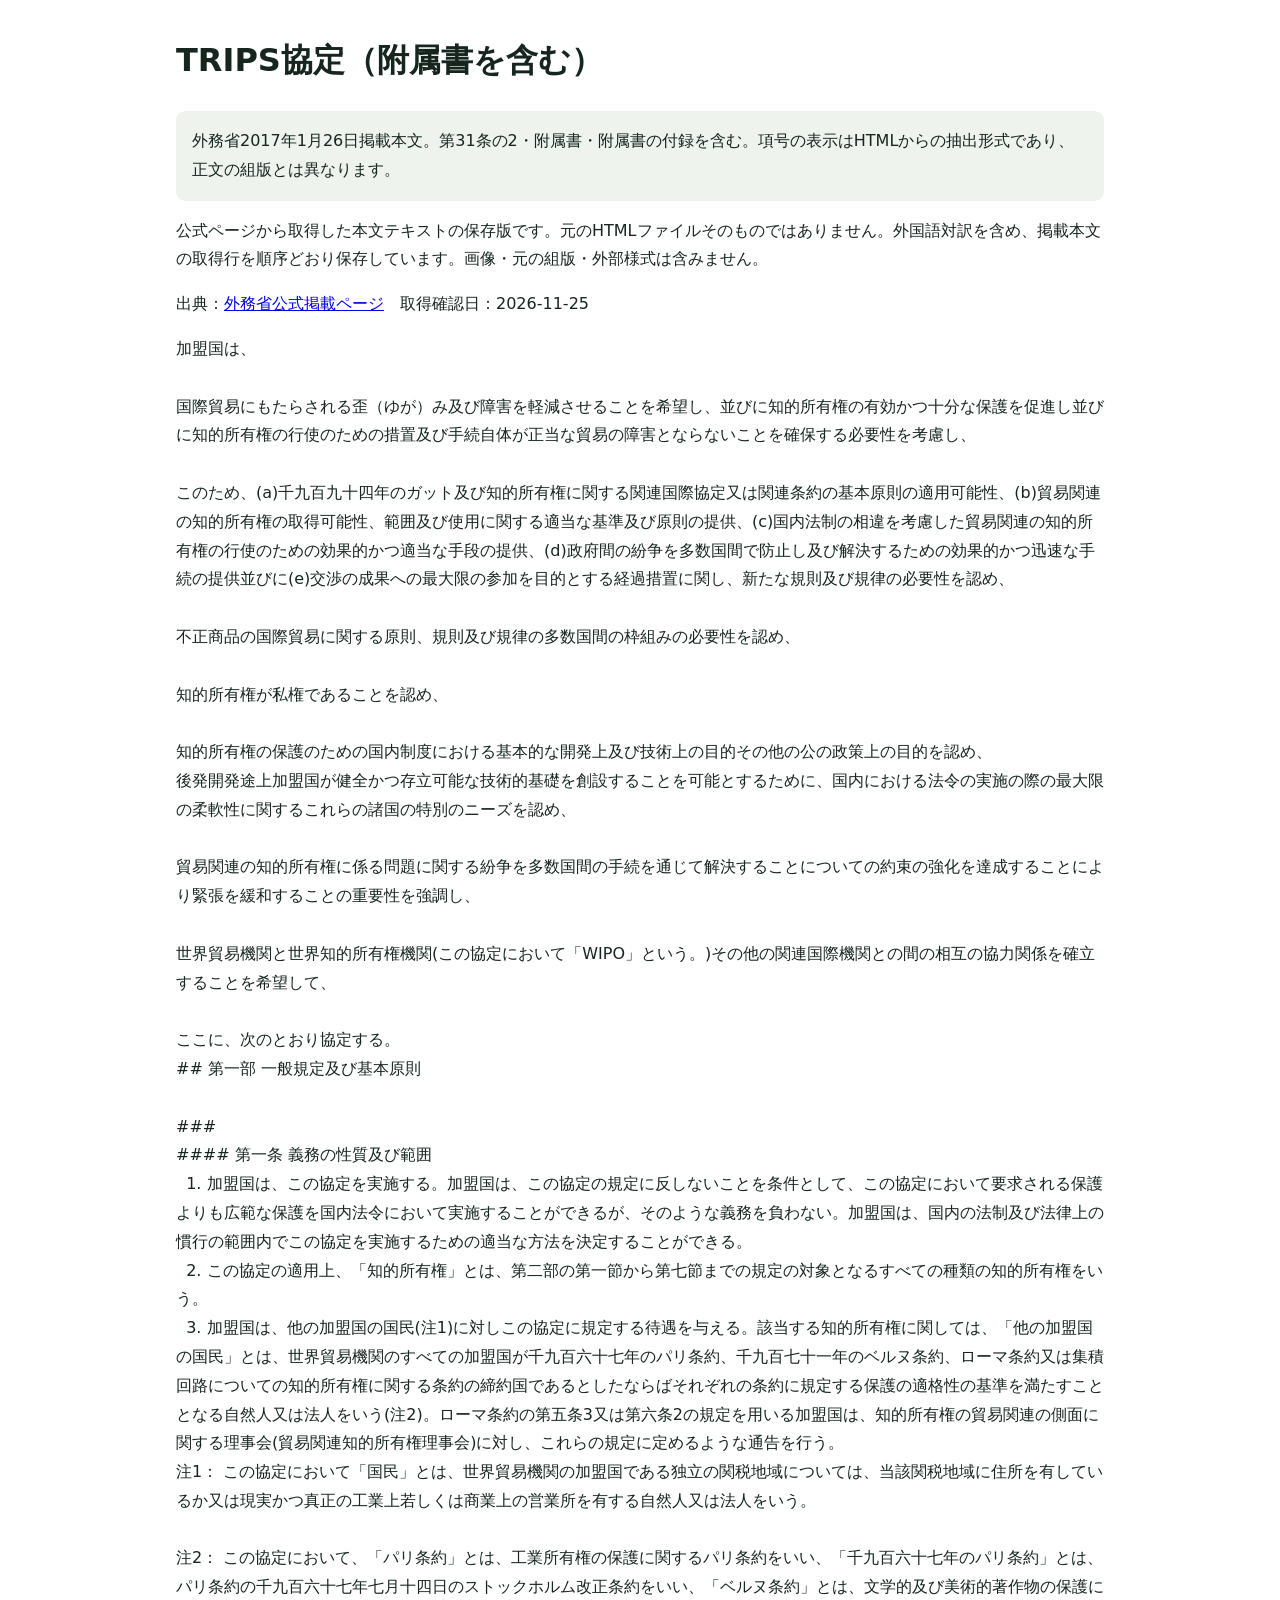
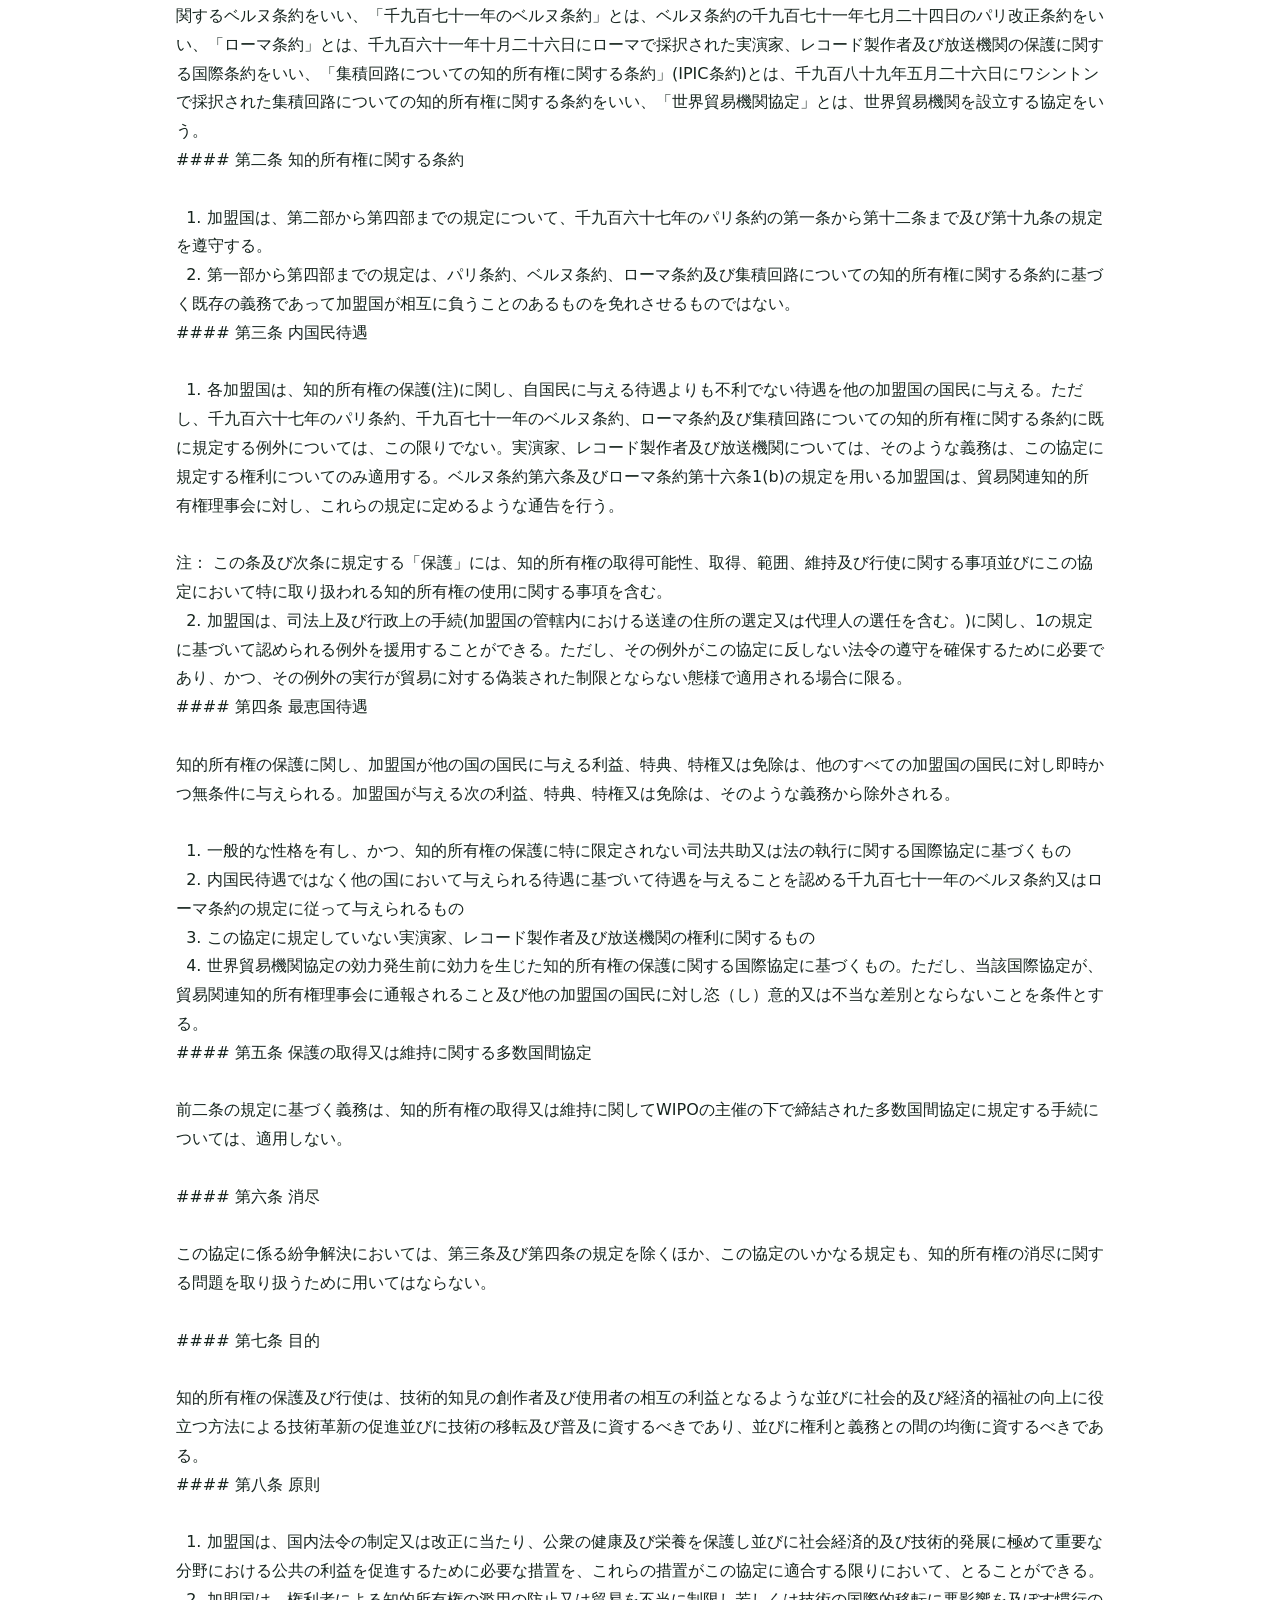
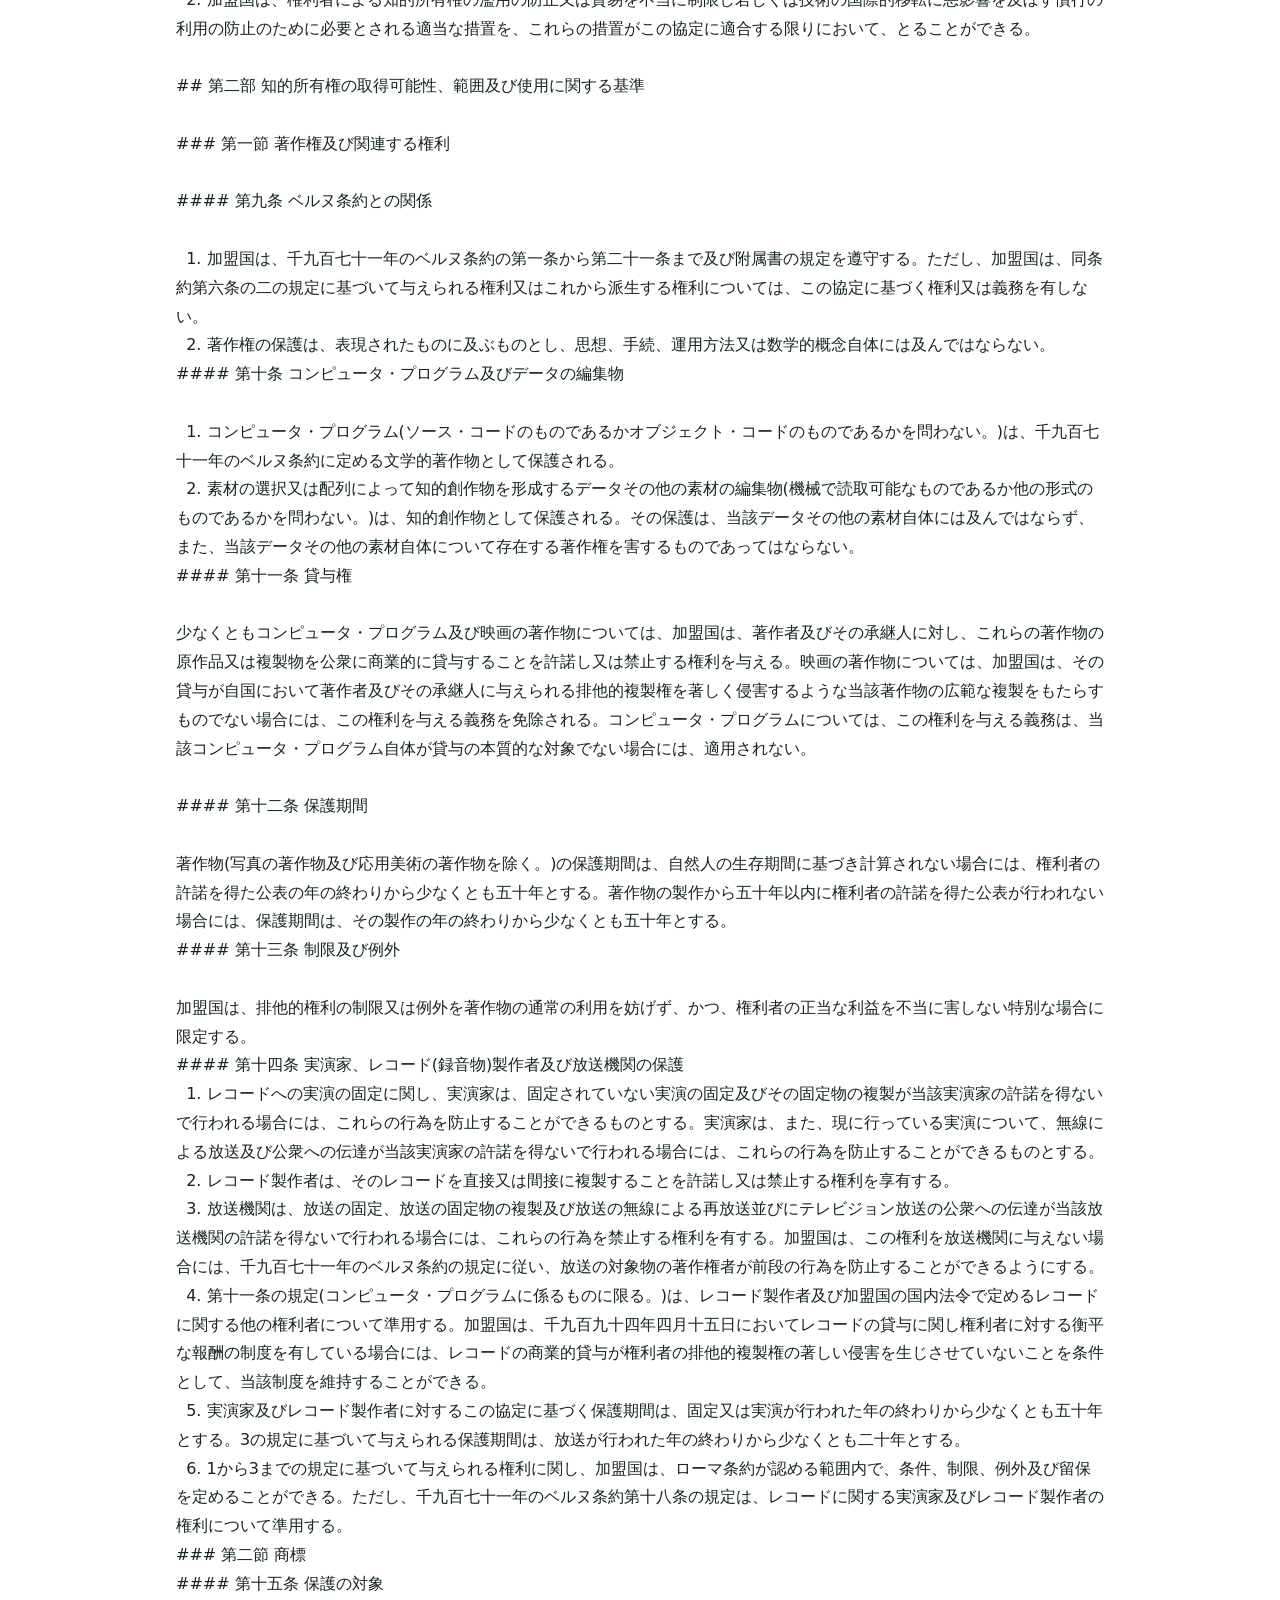
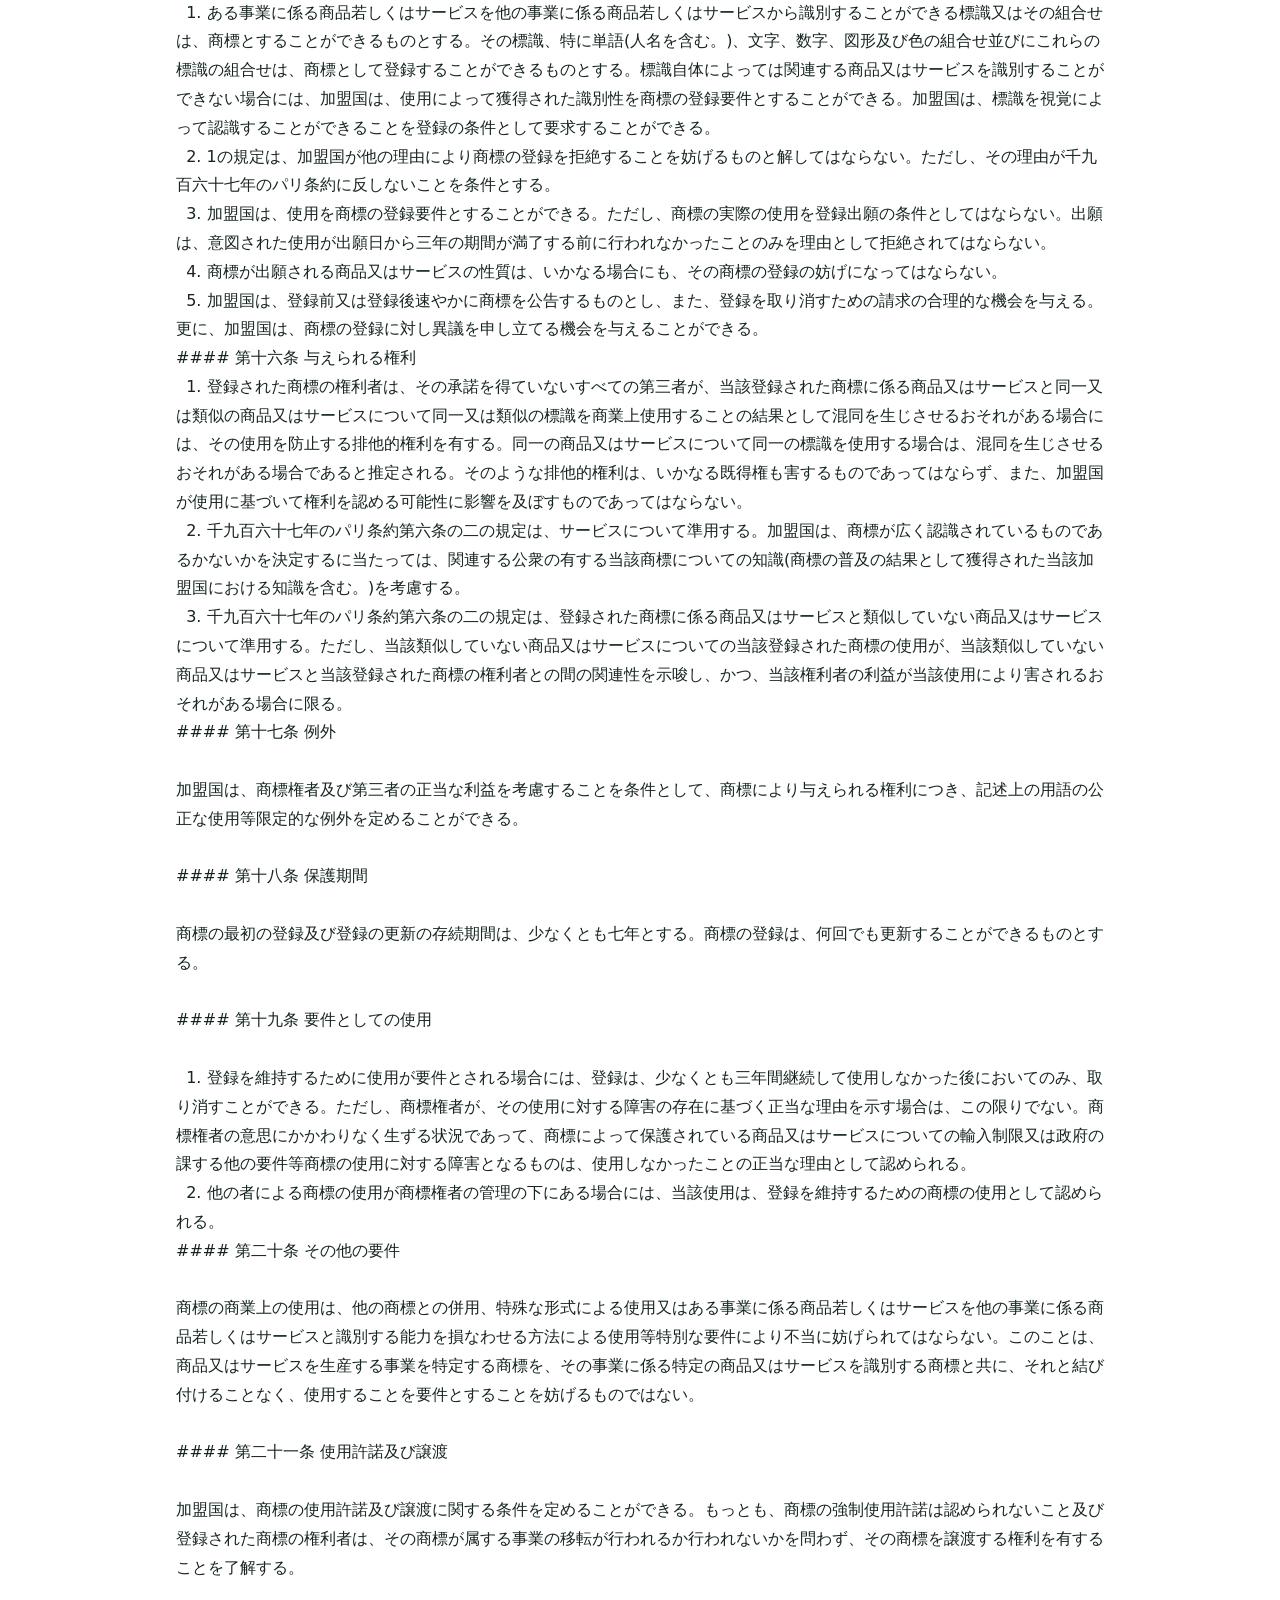
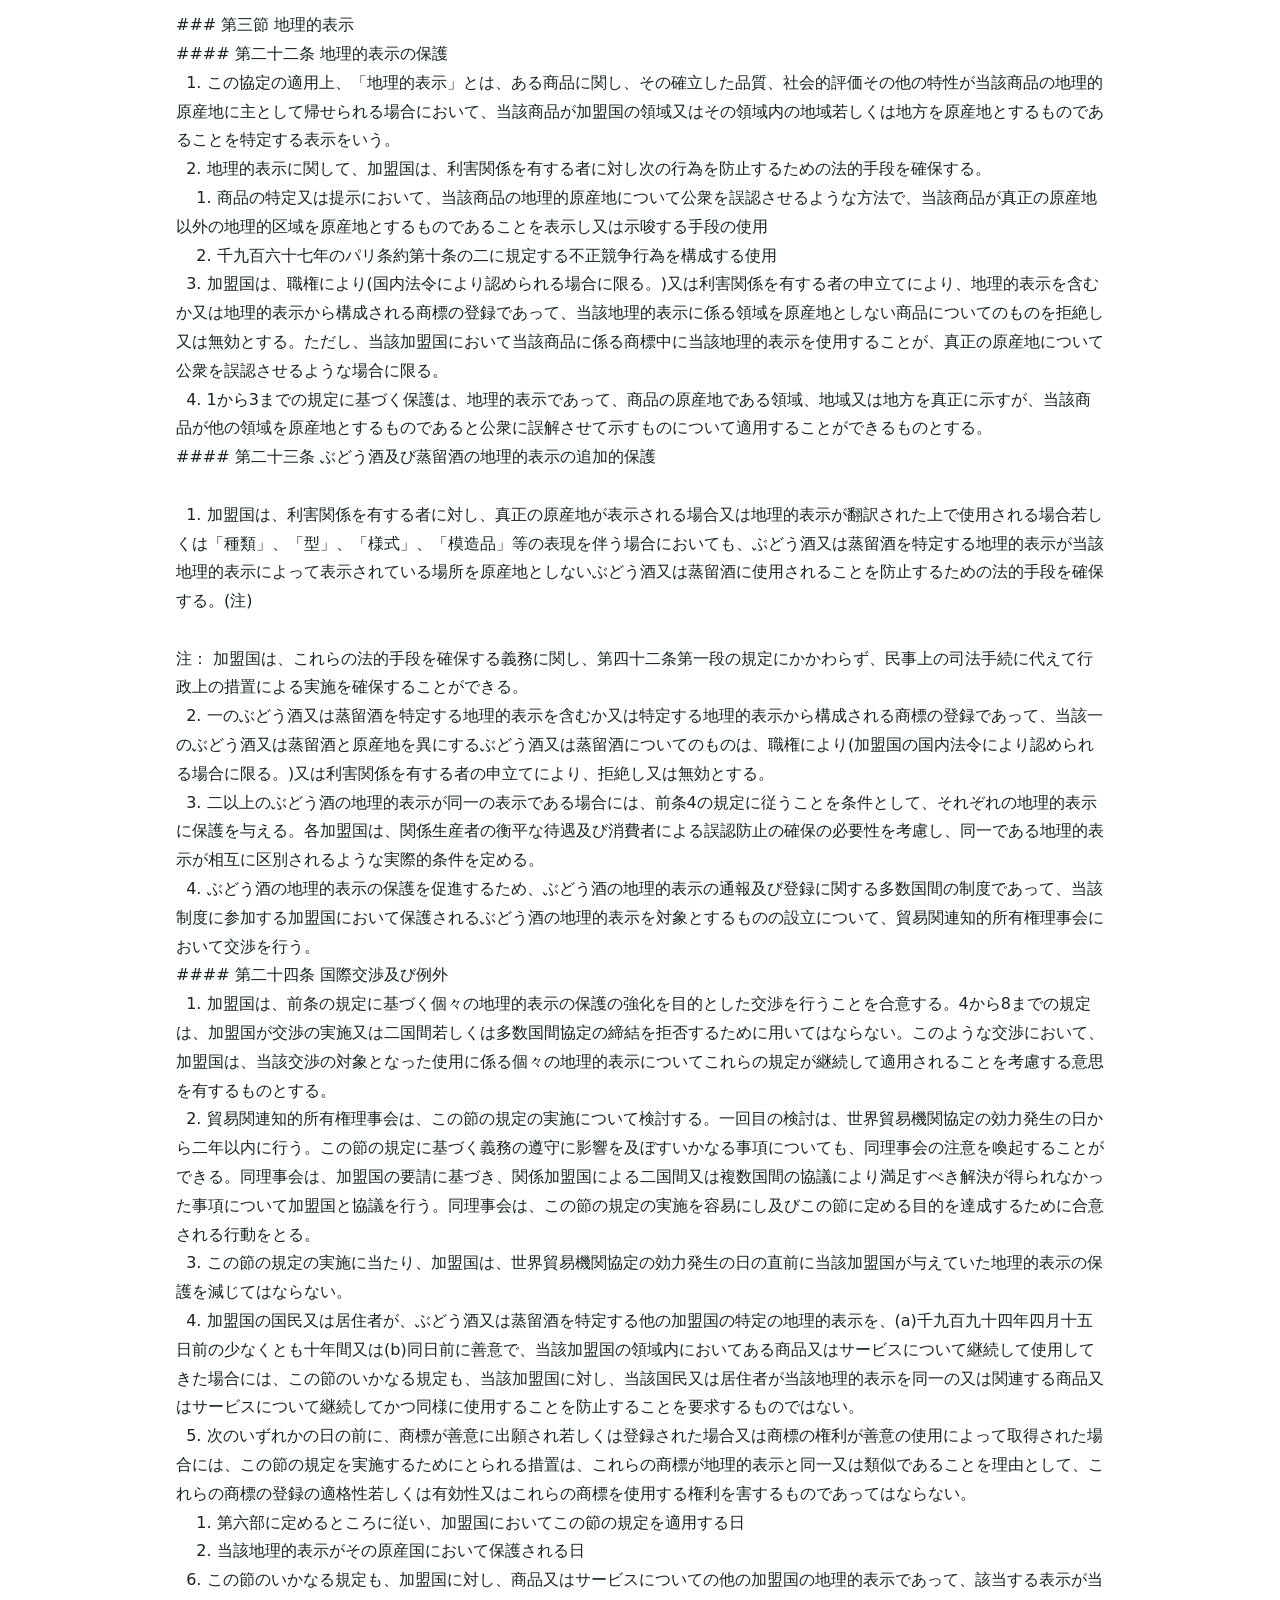
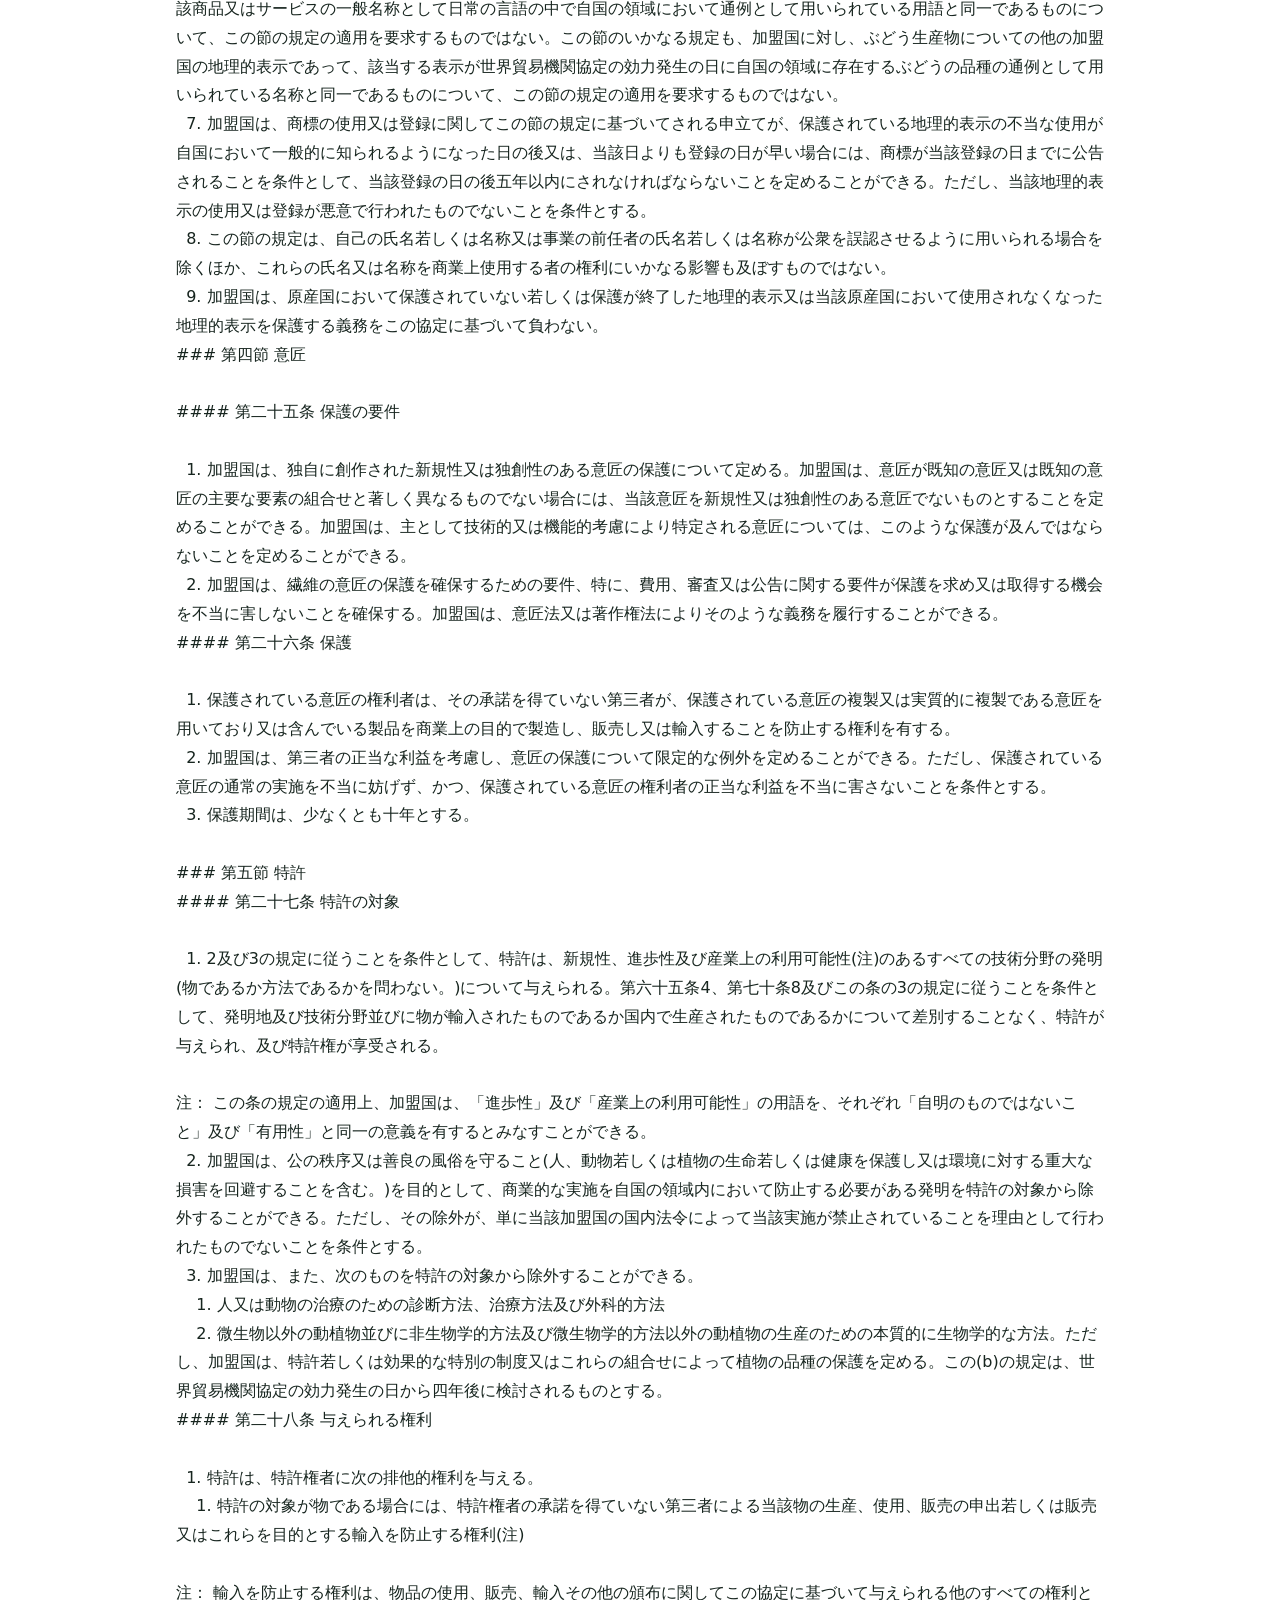
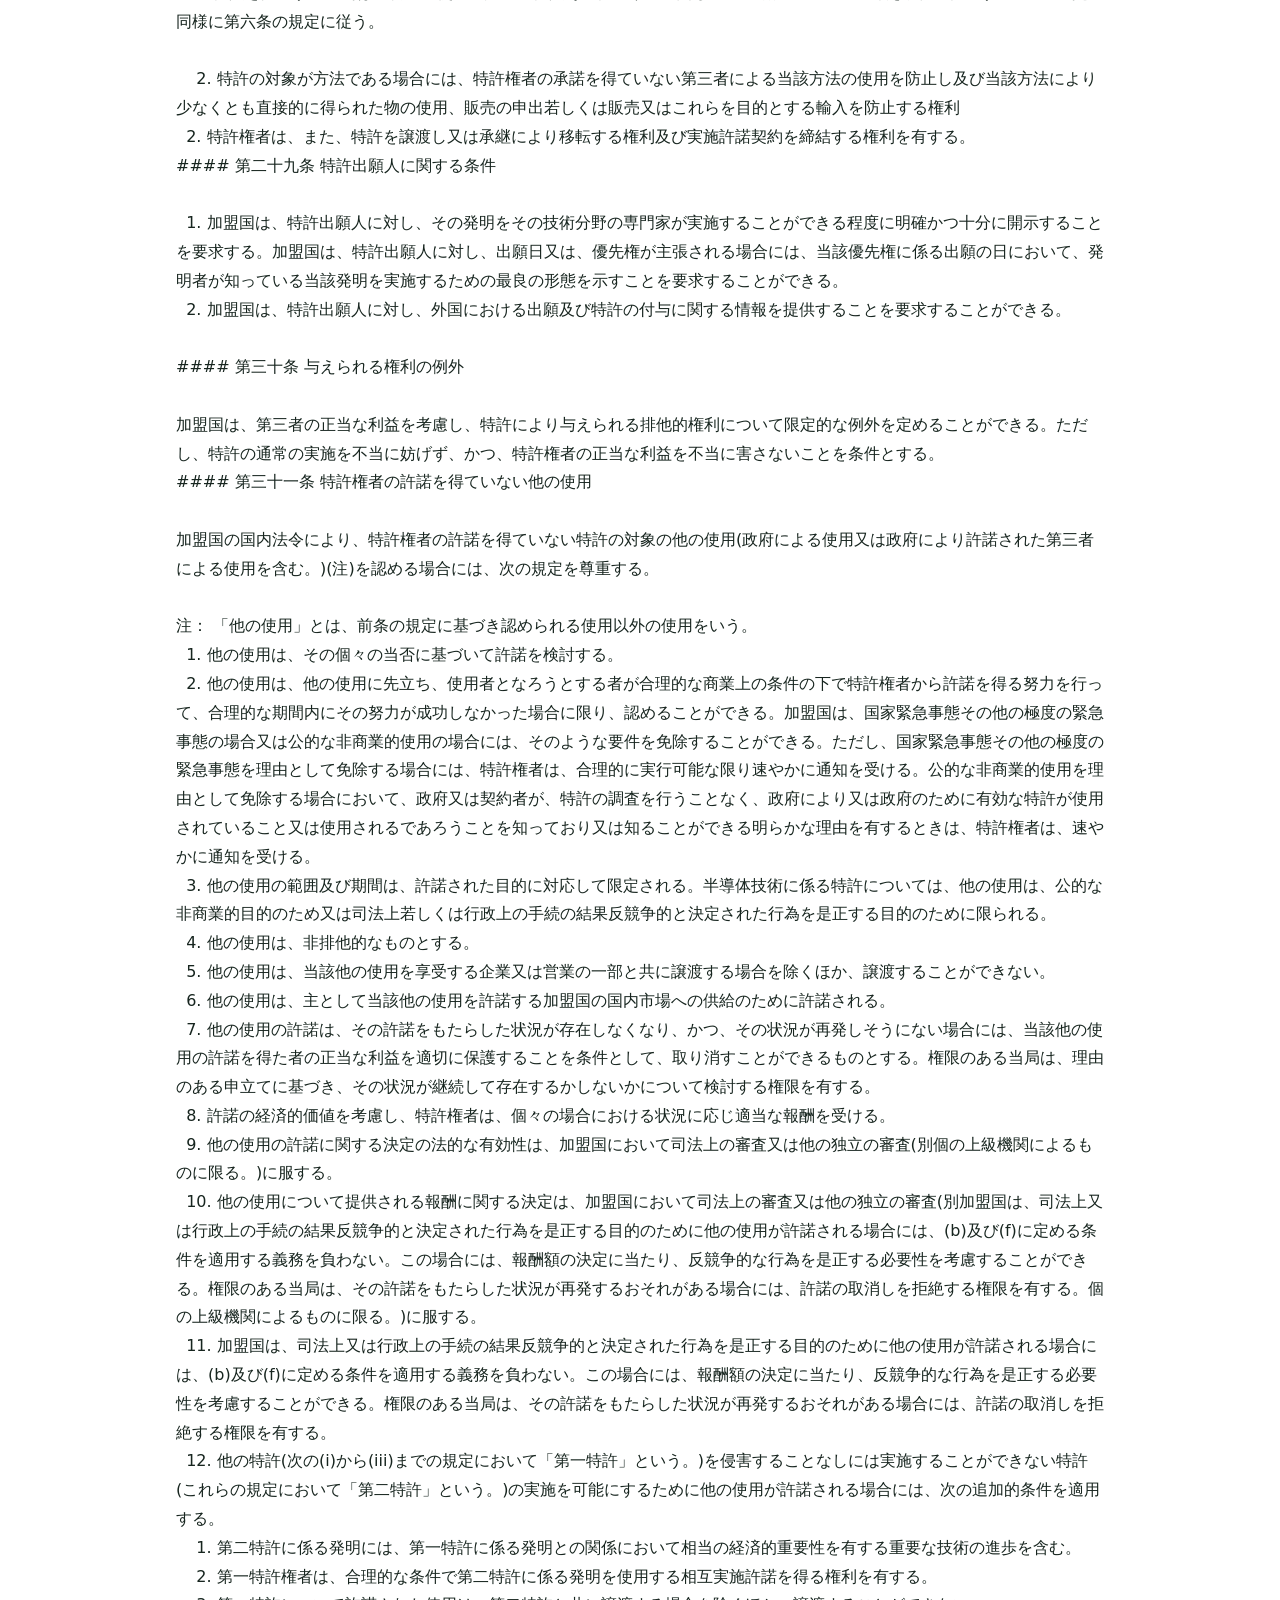
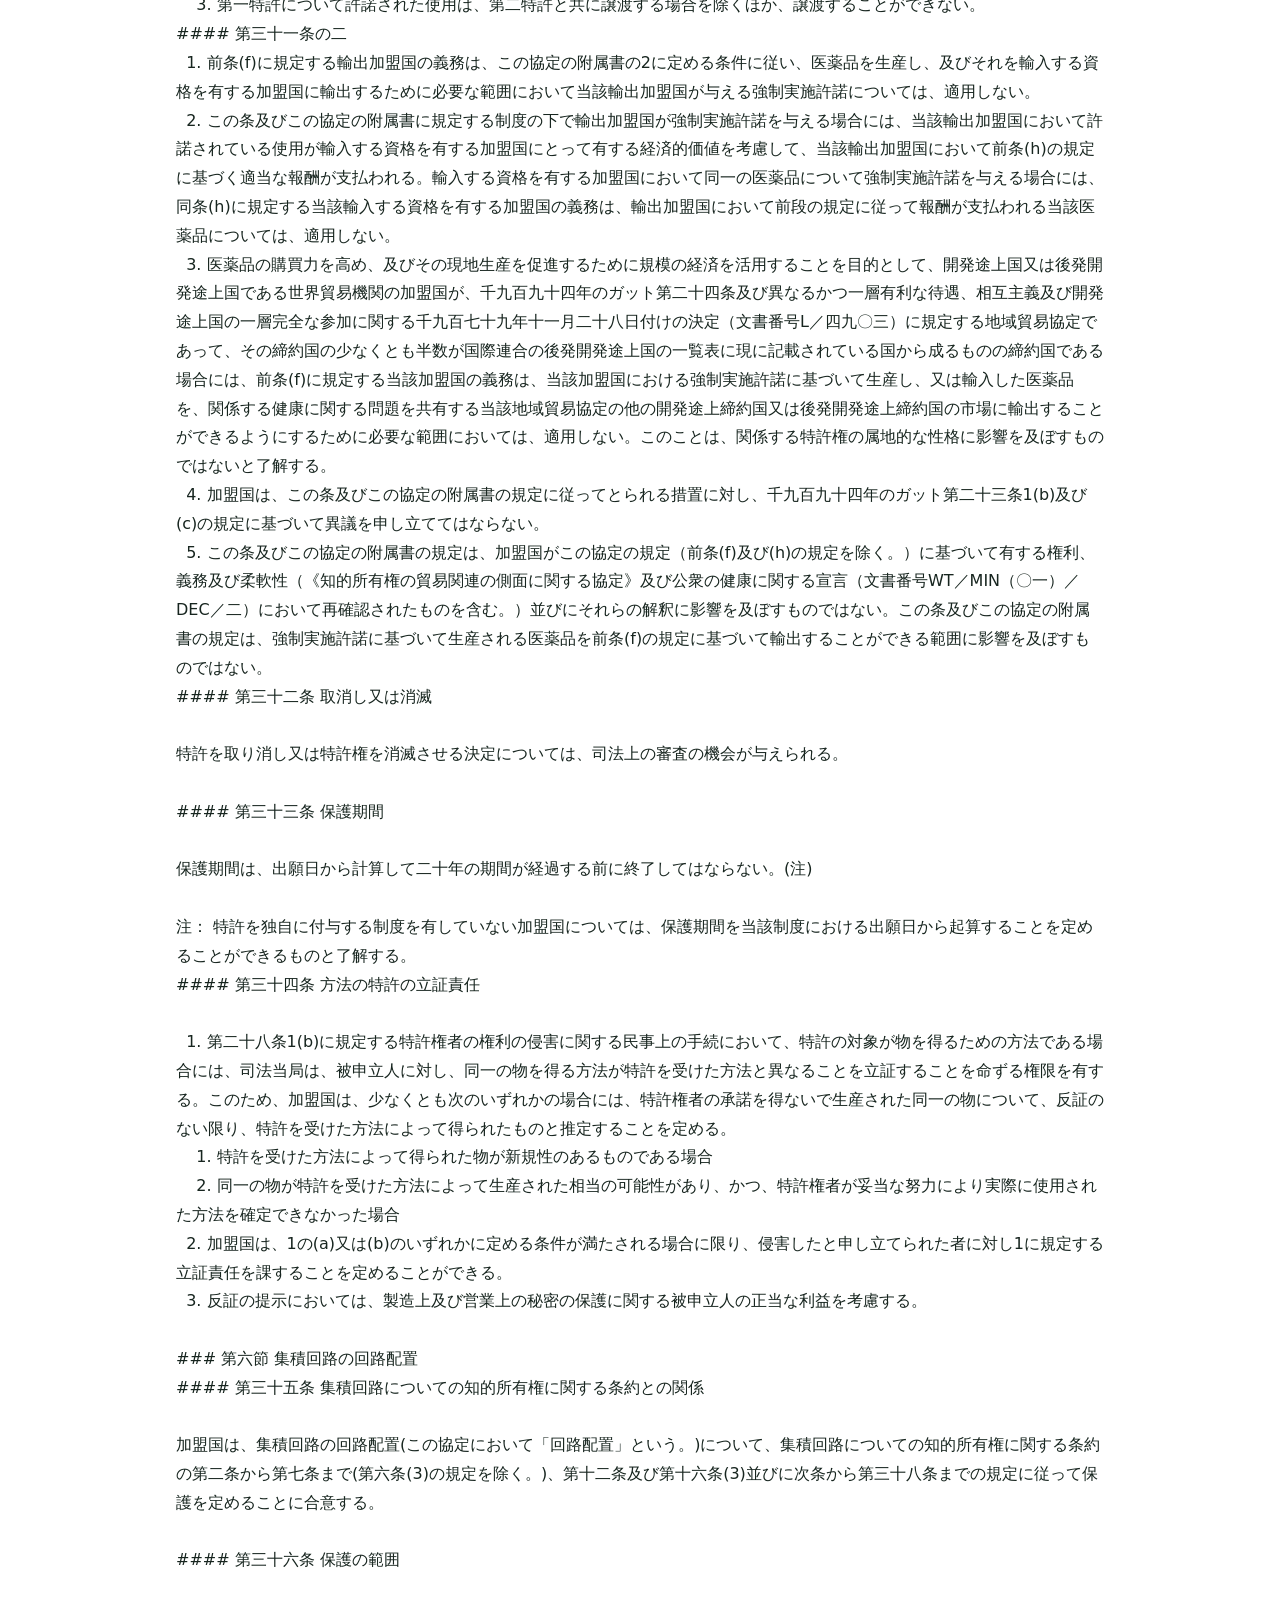
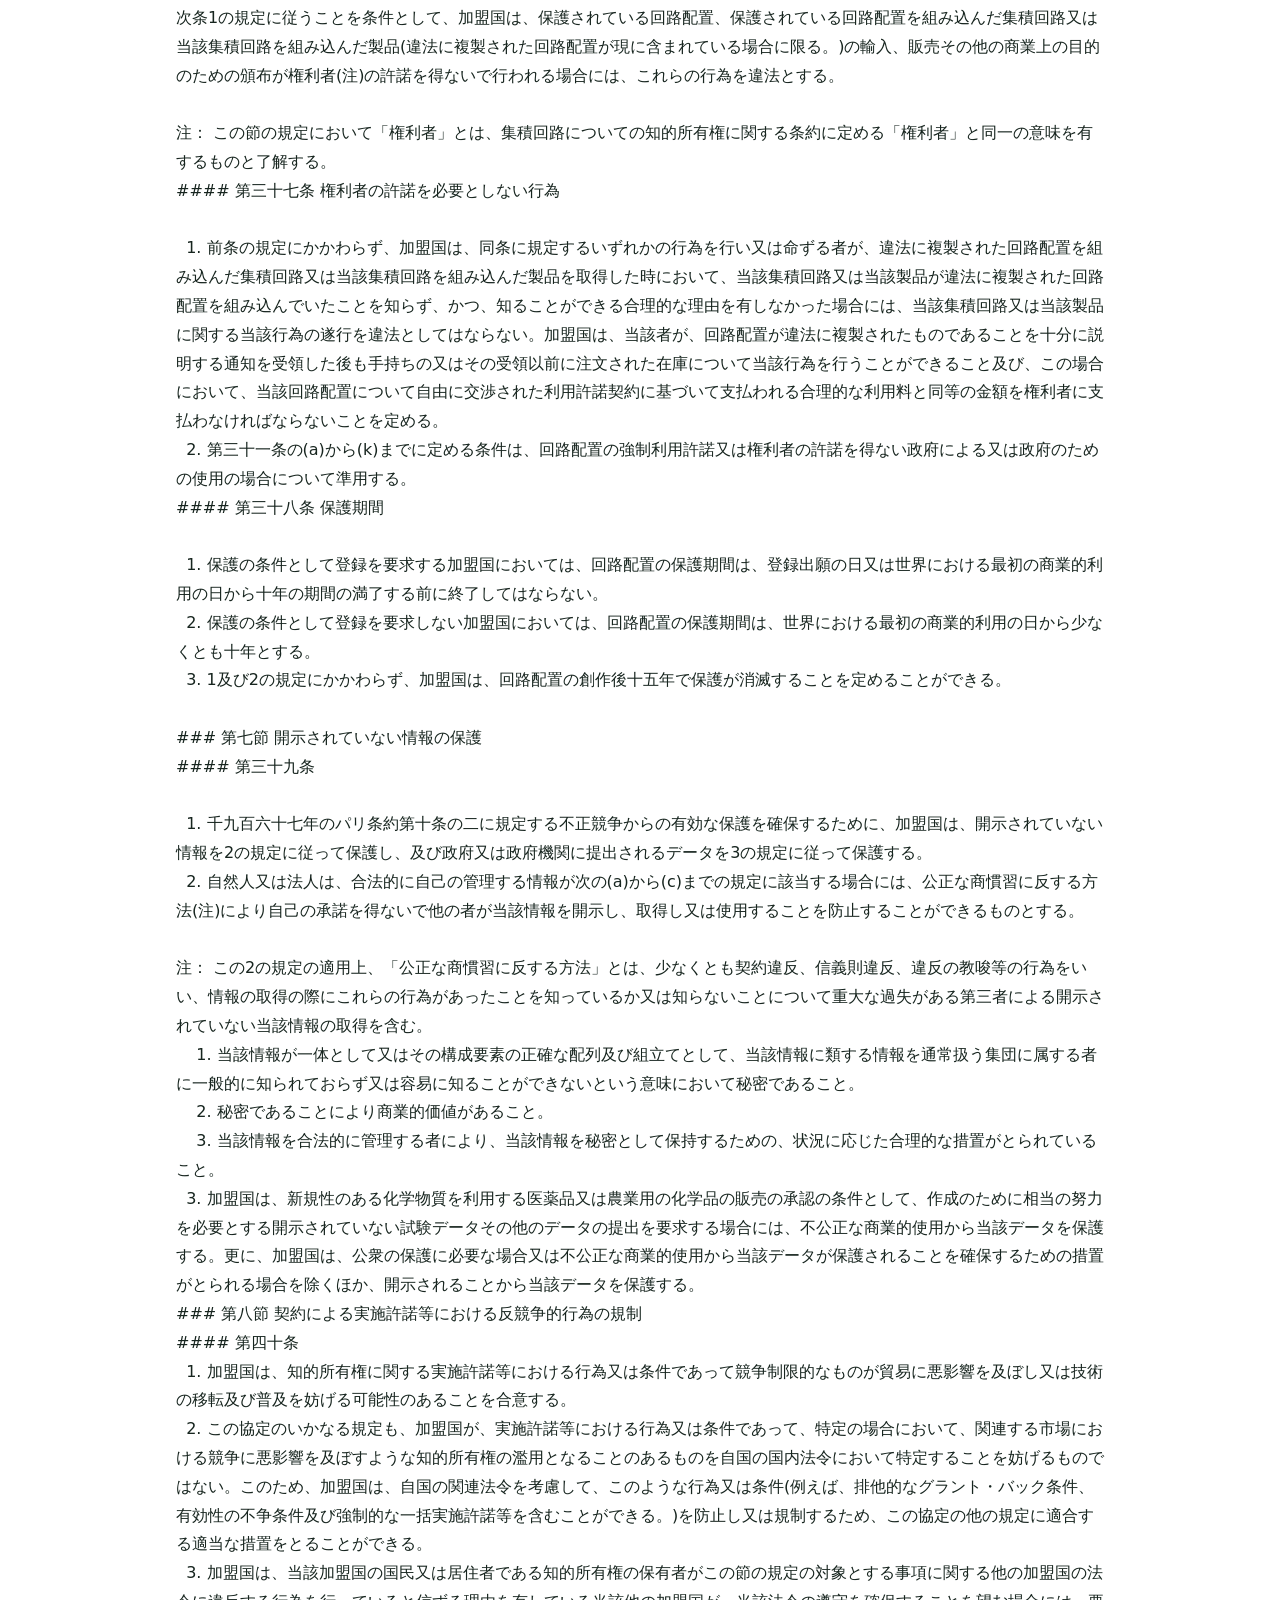
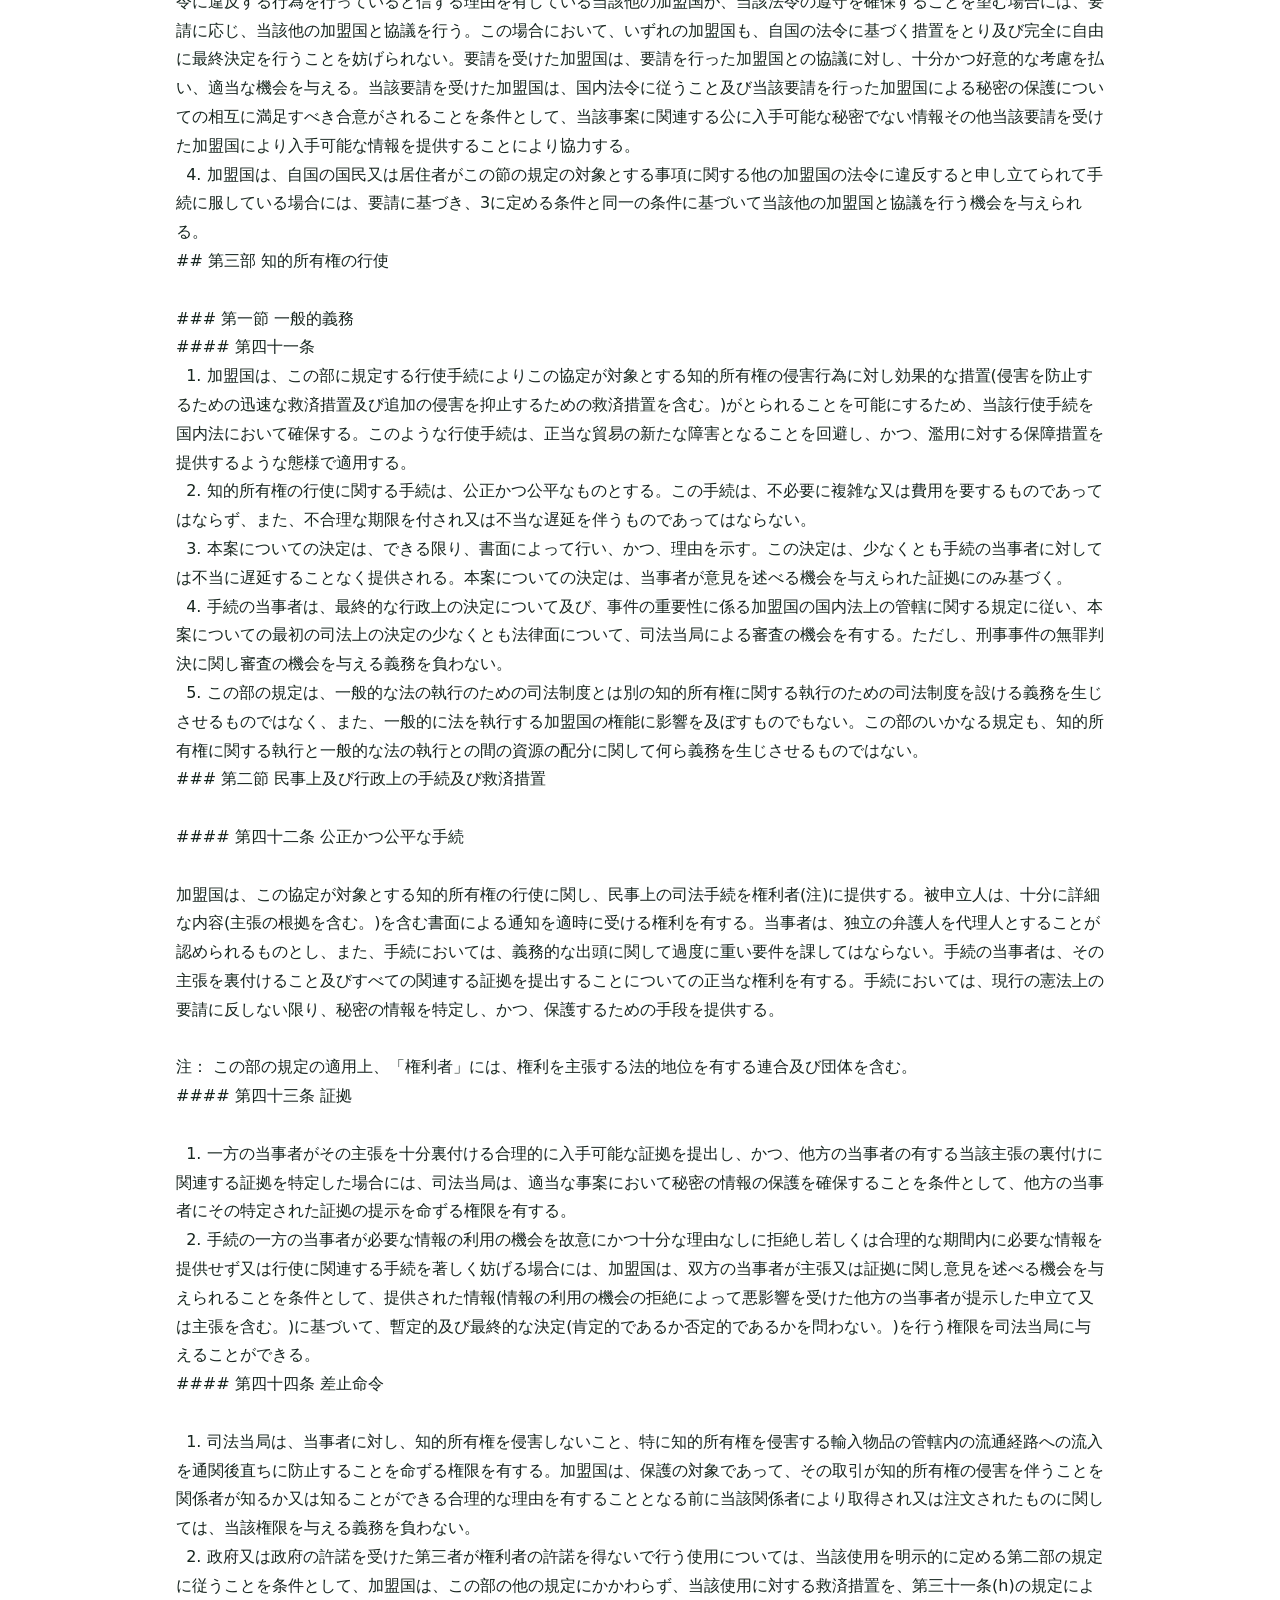
<file: treaty-corpus/trips-source-text.html>
<!doctype html><html lang="ja"><meta charset="utf-8"><meta name="viewport" content="width=device-width,initial-scale=1"><title>TRIPS協定（附属書を含む）</title><style>body{max-width:58rem;margin:2rem auto;padding:0 1rem;font-family:system-ui,sans-serif;line-height:1.8;color:#17251f}pre{white-space:pre-wrap;overflow-wrap:anywhere;font:inherit}.note{padding:1rem;background:#eef3ee;border-radius:.6rem}</style><h1>TRIPS協定（附属書を含む）</h1><p class="note">外務省2017年1月26日掲載本文。第31条の2・附属書・附属書の付録を含む。項号の表示はHTMLからの抽出形式であり、正文の組版とは異なります。</p><p>公式ページから取得した本文テキストの保存版です。元のHTMLファイルそのものではありません。外国語対訳を含め、掲載本文の取得行を順序どおり保存しています。画像・元の組版・外部様式は含みません。</p><p>出典：<a href="https://www.mofa.go.jp/mofaj/ecm/it/page25_000431.html">外務省公式掲載ページ</a>　取得確認日：2026-11-25</p><pre>加盟国は、

国際貿易にもたらされる歪（ゆが）み及び障害を軽減させることを希望し、並びに知的所有権の有効かつ十分な保護を促進し並びに知的所有権の行使のための措置及び手続自体が正当な貿易の障害とならないことを確保する必要性を考慮し、

このため、(a)千九百九十四年のガット及び知的所有権に関する関連国際協定又は関連条約の基本原則の適用可能性、(b)貿易関連の知的所有権の取得可能性、範囲及び使用に関する適当な基準及び原則の提供、(c)国内法制の相違を考慮した貿易関連の知的所有権の行使のための効果的かつ適当な手段の提供、(d)政府間の紛争を多数国間で防止し及び解決するための効果的かつ迅速な手続の提供並びに(e)交渉の成果への最大限の参加を目的とする経過措置に関し、新たな規則及び規律の必要性を認め、

不正商品の国際貿易に関する原則、規則及び規律の多数国間の枠組みの必要性を認め、

知的所有権が私権であることを認め、

知的所有権の保護のための国内制度における基本的な開発上及び技術上の目的その他の公の政策上の目的を認め、
後発開発途上加盟国が健全かつ存立可能な技術的基礎を創設することを可能とするために、国内における法令の実施の際の最大限の柔軟性に関するこれらの諸国の特別のニーズを認め、

貿易関連の知的所有権に係る問題に関する紛争を多数国間の手続を通じて解決することについての約束の強化を達成することにより緊張を緩和することの重要性を強調し、

世界貿易機関と世界知的所有権機関(この協定において「WIPO」という。)その他の関連国際機関との間の相互の協力関係を確立することを希望して、

ここに、次のとおり協定する。
## 第一部 一般規定及び基本原則

###
#### 第一条 義務の性質及び範囲
  1. 加盟国は、この協定を実施する。加盟国は、この協定の規定に反しないことを条件として、この協定において要求される保護よりも広範な保護を国内法令において実施することができるが、そのような義務を負わない。加盟国は、国内の法制及び法律上の慣行の範囲内でこの協定を実施するための適当な方法を決定することができる。
  2. この協定の適用上、「知的所有権」とは、第二部の第一節から第七節までの規定の対象となるすべての種類の知的所有権をいう。
  3. 加盟国は、他の加盟国の国民(注1)に対しこの協定に規定する待遇を与える。該当する知的所有権に関しては、「他の加盟国の国民」とは、世界貿易機関のすべての加盟国が千九百六十七年のパリ条約、千九百七十一年のベルヌ条約、ローマ条約又は集積回路についての知的所有権に関する条約の締約国であるとしたならばそれぞれの条約に規定する保護の適格性の基準を満たすこととなる自然人又は法人をいう(注2)。ローマ条約の第五条3又は第六条2の規定を用いる加盟国は、知的所有権の貿易関連の側面に関する理事会(貿易関連知的所有権理事会)に対し、これらの規定に定めるような通告を行う。
注1： この協定において「国民」とは、世界貿易機関の加盟国である独立の関税地域については、当該関税地域に住所を有しているか又は現実かつ真正の工業上若しくは商業上の営業所を有する自然人又は法人をいう。

注2： この協定において、「パリ条約」とは、工業所有権の保護に関するパリ条約をいい、「千九百六十七年のパリ条約」とは、パリ条約の千九百六十七年七月十四日のストックホルム改正条約をいい、「ベルヌ条約」とは、文学的及び美術的著作物の保護に関するベルヌ条約をいい、「千九百七十一年のベルヌ条約」とは、ベルヌ条約の千九百七十一年七月二十四日のパリ改正条約をいい、「ローマ条約」とは、千九百六十一年十月二十六日にローマで採択された実演家、レコード製作者及び放送機関の保護に関する国際条約をいい、「集積回路についての知的所有権に関する条約」(IPIC条約)とは、千九百八十九年五月二十六日にワシントンで採択された集積回路についての知的所有権に関する条約をいい、「世界貿易機関協定」とは、世界貿易機関を設立する協定をいう。
#### 第二条 知的所有権に関する条約

  1. 加盟国は、第二部から第四部までの規定について、千九百六十七年のパリ条約の第一条から第十二条まで及び第十九条の規定を遵守する。
  2. 第一部から第四部までの規定は、パリ条約、ベルヌ条約、ローマ条約及び集積回路についての知的所有権に関する条約に基づく既存の義務であって加盟国が相互に負うことのあるものを免れさせるものではない。
#### 第三条 内国民待遇

  1. 各加盟国は、知的所有権の保護(注)に関し、自国民に与える待遇よりも不利でない待遇を他の加盟国の国民に与える。ただし、千九百六十七年のパリ条約、千九百七十一年のベルヌ条約、ローマ条約及び集積回路についての知的所有権に関する条約に既に規定する例外については、この限りでない。実演家、レコード製作者及び放送機関については、そのような義務は、この協定に規定する権利についてのみ適用する。ベルヌ条約第六条及びローマ条約第十六条1(b)の規定を用いる加盟国は、貿易関連知的所有権理事会に対し、これらの規定に定めるような通告を行う。

注： この条及び次条に規定する「保護」には、知的所有権の取得可能性、取得、範囲、維持及び行使に関する事項並びにこの協定において特に取り扱われる知的所有権の使用に関する事項を含む。
  2. 加盟国は、司法上及び行政上の手続(加盟国の管轄内における送達の住所の選定又は代理人の選任を含む。)に関し、1の規定に基づいて認められる例外を援用することができる。ただし、その例外がこの協定に反しない法令の遵守を確保するために必要であり、かつ、その例外の実行が貿易に対する偽装された制限とならない態様で適用される場合に限る。
#### 第四条 最恵国待遇

知的所有権の保護に関し、加盟国が他の国の国民に与える利益、特典、特権又は免除は、他のすべての加盟国の国民に対し即時かつ無条件に与えられる。加盟国が与える次の利益、特典、特権又は免除は、そのような義務から除外される。

  1. 一般的な性格を有し、かつ、知的所有権の保護に特に限定されない司法共助又は法の執行に関する国際協定に基づくもの
  2. 内国民待遇ではなく他の国において与えられる待遇に基づいて待遇を与えることを認める千九百七十一年のベルヌ条約又はローマ条約の規定に従って与えられるもの
  3. この協定に規定していない実演家、レコード製作者及び放送機関の権利に関するもの
  4. 世界貿易機関協定の効力発生前に効力を生じた知的所有権の保護に関する国際協定に基づくもの。ただし、当該国際協定が、貿易関連知的所有権理事会に通報されること及び他の加盟国の国民に対し恣（し）意的又は不当な差別とならないことを条件とする。
#### 第五条 保護の取得又は維持に関する多数国間協定

前二条の規定に基づく義務は、知的所有権の取得又は維持に関してWIPOの主催の下で締結された多数国間協定に規定する手続については、適用しない。

#### 第六条 消尽

この協定に係る紛争解決においては、第三条及び第四条の規定を除くほか、この協定のいかなる規定も、知的所有権の消尽に関する問題を取り扱うために用いてはならない。

#### 第七条 目的

知的所有権の保護及び行使は、技術的知見の創作者及び使用者の相互の利益となるような並びに社会的及び経済的福祉の向上に役立つ方法による技術革新の促進並びに技術の移転及び普及に資するべきであり、並びに権利と義務との間の均衡に資するべきである。
#### 第八条 原則

  1. 加盟国は、国内法令の制定又は改正に当たり、公衆の健康及び栄養を保護し並びに社会経済的及び技術的発展に極めて重要な分野における公共の利益を促進するために必要な措置を、これらの措置がこの協定に適合する限りにおいて、とることができる。
  2. 加盟国は、権利者による知的所有権の濫用の防止又は貿易を不当に制限し若しくは技術の国際的移転に悪影響を及ぼす慣行の利用の防止のために必要とされる適当な措置を、これらの措置がこの協定に適合する限りにおいて、とることができる。

## 第二部 知的所有権の取得可能性、範囲及び使用に関する基準

### 第一節 著作権及び関連する権利

#### 第九条 ベルヌ条約との関係

  1. 加盟国は、千九百七十一年のベルヌ条約の第一条から第二十一条まで及び附属書の規定を遵守する。ただし、加盟国は、同条約第六条の二の規定に基づいて与えられる権利又はこれから派生する権利については、この協定に基づく権利又は義務を有しない。
  2. 著作権の保護は、表現されたものに及ぶものとし、思想、手続、運用方法又は数学的概念自体には及んではならない。
#### 第十条 コンピュータ・プログラム及びデータの編集物

  1. コンピュータ・プログラム(ソース・コードのものであるかオブジェクト・コードのものであるかを問わない。)は、千九百七十一年のベルヌ条約に定める文学的著作物として保護される。
  2. 素材の選択又は配列によって知的創作物を形成するデータその他の素材の編集物(機械で読取可能なものであるか他の形式のものであるかを問わない。)は、知的創作物として保護される。その保護は、当該データその他の素材自体には及んではならず、また、当該データその他の素材自体について存在する著作権を害するものであってはならない。
#### 第十一条 貸与権

少なくともコンピュータ・プログラム及び映画の著作物については、加盟国は、著作者及びその承継人に対し、これらの著作物の原作品又は複製物を公衆に商業的に貸与することを許諾し又は禁止する権利を与える。映画の著作物については、加盟国は、その貸与が自国において著作者及びその承継人に与えられる排他的複製権を著しく侵害するような当該著作物の広範な複製をもたらすものでない場合には、この権利を与える義務を免除される。コンピュータ・プログラムについては、この権利を与える義務は、当該コンピュータ・プログラム自体が貸与の本質的な対象でない場合には、適用されない。

#### 第十二条 保護期間

著作物(写真の著作物及び応用美術の著作物を除く。)の保護期間は、自然人の生存期間に基づき計算されない場合には、権利者の許諾を得た公表の年の終わりから少なくとも五十年とする。著作物の製作から五十年以内に権利者の許諾を得た公表が行われない場合には、保護期間は、その製作の年の終わりから少なくとも五十年とする。
#### 第十三条 制限及び例外

加盟国は、排他的権利の制限又は例外を著作物の通常の利用を妨げず、かつ、権利者の正当な利益を不当に害しない特別な場合に限定する。
#### 第十四条 実演家、レコード(録音物)製作者及び放送機関の保護
  1. レコードへの実演の固定に関し、実演家は、固定されていない実演の固定及びその固定物の複製が当該実演家の許諾を得ないで行われる場合には、これらの行為を防止することができるものとする。実演家は、また、現に行っている実演について、無線による放送及び公衆への伝達が当該実演家の許諾を得ないで行われる場合には、これらの行為を防止することができるものとする。
  2. レコード製作者は、そのレコードを直接又は間接に複製することを許諾し又は禁止する権利を享有する。
  3. 放送機関は、放送の固定、放送の固定物の複製及び放送の無線による再放送並びにテレビジョン放送の公衆への伝達が当該放送機関の許諾を得ないで行われる場合には、これらの行為を禁止する権利を有する。加盟国は、この権利を放送機関に与えない場合には、千九百七十一年のベルヌ条約の規定に従い、放送の対象物の著作権者が前段の行為を防止することができるようにする。
  4. 第十一条の規定(コンピュータ・プログラムに係るものに限る。)は、レコード製作者及び加盟国の国内法令で定めるレコードに関する他の権利者について準用する。加盟国は、千九百九十四年四月十五日においてレコードの貸与に関し権利者に対する衡平な報酬の制度を有している場合には、レコードの商業的貸与が権利者の排他的複製権の著しい侵害を生じさせていないことを条件として、当該制度を維持することができる。
  5. 実演家及びレコード製作者に対するこの協定に基づく保護期間は、固定又は実演が行われた年の終わりから少なくとも五十年とする。3の規定に基づいて与えられる保護期間は、放送が行われた年の終わりから少なくとも二十年とする。
  6. 1から3までの規定に基づいて与えられる権利に関し、加盟国は、ローマ条約が認める範囲内で、条件、制限、例外及び留保を定めることができる。ただし、千九百七十一年のベルヌ条約第十八条の規定は、レコードに関する実演家及びレコード製作者の権利について準用する。
### 第二節 商標
#### 第十五条 保護の対象
  1. ある事業に係る商品若しくはサービスを他の事業に係る商品若しくはサービスから識別することができる標識又はその組合せは、商標とすることができるものとする。その標識、特に単語(人名を含む。)、文字、数字、図形及び色の組合せ並びにこれらの標識の組合せは、商標として登録することができるものとする。標識自体によっては関連する商品又はサービスを識別することができない場合には、加盟国は、使用によって獲得された識別性を商標の登録要件とすることができる。加盟国は、標識を視覚によって認識することができることを登録の条件として要求することができる。
  2. 1の規定は、加盟国が他の理由により商標の登録を拒絶することを妨げるものと解してはならない。ただし、その理由が千九百六十七年のパリ条約に反しないことを条件とする。
  3. 加盟国は、使用を商標の登録要件とすることができる。ただし、商標の実際の使用を登録出願の条件としてはならない。出願は、意図された使用が出願日から三年の期間が満了する前に行われなかったことのみを理由として拒絶されてはならない。
  4. 商標が出願される商品又はサービスの性質は、いかなる場合にも、その商標の登録の妨げになってはならない。
  5. 加盟国は、登録前又は登録後速やかに商標を公告するものとし、また、登録を取り消すための請求の合理的な機会を与える。更に、加盟国は、商標の登録に対し異議を申し立てる機会を与えることができる。
#### 第十六条 与えられる権利
  1. 登録された商標の権利者は、その承諾を得ていないすべての第三者が、当該登録された商標に係る商品又はサービスと同一又は類似の商品又はサービスについて同一又は類似の標識を商業上使用することの結果として混同を生じさせるおそれがある場合には、その使用を防止する排他的権利を有する。同一の商品又はサービスについて同一の標識を使用する場合は、混同を生じさせるおそれがある場合であると推定される。そのような排他的権利は、いかなる既得権も害するものであってはならず、また、加盟国が使用に基づいて権利を認める可能性に影響を及ぼすものであってはならない。
  2. 千九百六十七年のパリ条約第六条の二の規定は、サービスについて準用する。加盟国は、商標が広く認識されているものであるかないかを決定するに当たっては、関連する公衆の有する当該商標についての知識(商標の普及の結果として獲得された当該加盟国における知識を含む。)を考慮する。
  3. 千九百六十七年のパリ条約第六条の二の規定は、登録された商標に係る商品又はサービスと類似していない商品又はサービスについて準用する。ただし、当該類似していない商品又はサービスについての当該登録された商標の使用が、当該類似していない商品又はサービスと当該登録された商標の権利者との間の関連性を示唆し、かつ、当該権利者の利益が当該使用により害されるおそれがある場合に限る。
#### 第十七条 例外

加盟国は、商標権者及び第三者の正当な利益を考慮することを条件として、商標により与えられる権利につき、記述上の用語の公正な使用等限定的な例外を定めることができる。

#### 第十八条 保護期間

商標の最初の登録及び登録の更新の存続期間は、少なくとも七年とする。商標の登録は、何回でも更新することができるものとする。

#### 第十九条 要件としての使用

  1. 登録を維持するために使用が要件とされる場合には、登録は、少なくとも三年間継続して使用しなかった後においてのみ、取り消すことができる。ただし、商標権者が、その使用に対する障害の存在に基づく正当な理由を示す場合は、この限りでない。商標権者の意思にかかわりなく生ずる状況であって、商標によって保護されている商品又はサービスについての輸入制限又は政府の課する他の要件等商標の使用に対する障害となるものは、使用しなかったことの正当な理由として認められる。
  2. 他の者による商標の使用が商標権者の管理の下にある場合には、当該使用は、登録を維持するための商標の使用として認められる。
#### 第二十条 その他の要件

商標の商業上の使用は、他の商標との併用、特殊な形式による使用又はある事業に係る商品若しくはサービスを他の事業に係る商品若しくはサービスと識別する能力を損なわせる方法による使用等特別な要件により不当に妨げられてはならない。このことは、商品又はサービスを生産する事業を特定する商標を、その事業に係る特定の商品又はサービスを識別する商標と共に、それと結び付けることなく、使用することを要件とすることを妨げるものではない。

#### 第二十一条 使用許諾及び譲渡

加盟国は、商標の使用許諾及び譲渡に関する条件を定めることができる。もっとも、商標の強制使用許諾は認められないこと及び登録された商標の権利者は、その商標が属する事業の移転が行われるか行われないかを問わず、その商標を譲渡する権利を有することを了解する。

### 第三節 地理的表示
#### 第二十二条 地理的表示の保護
  1. この協定の適用上、「地理的表示」とは、ある商品に関し、その確立した品質、社会的評価その他の特性が当該商品の地理的原産地に主として帰せられる場合において、当該商品が加盟国の領域又はその領域内の地域若しくは地方を原産地とするものであることを特定する表示をいう。
  2. 地理的表示に関して、加盟国は、利害関係を有する者に対し次の行為を防止するための法的手段を確保する。
    1. 商品の特定又は提示において、当該商品の地理的原産地について公衆を誤認させるような方法で、当該商品が真正の原産地以外の地理的区域を原産地とするものであることを表示し又は示唆する手段の使用
    2. 千九百六十七年のパリ条約第十条の二に規定する不正競争行為を構成する使用
  3. 加盟国は、職権により(国内法令により認められる場合に限る。)又は利害関係を有する者の申立てにより、地理的表示を含むか又は地理的表示から構成される商標の登録であって、当該地理的表示に係る領域を原産地としない商品についてのものを拒絶し又は無効とする。ただし、当該加盟国において当該商品に係る商標中に当該地理的表示を使用することが、真正の原産地について公衆を誤認させるような場合に限る。
  4. 1から3までの規定に基づく保護は、地理的表示であって、商品の原産地である領域、地域又は地方を真正に示すが、当該商品が他の領域を原産地とするものであると公衆に誤解させて示すものについて適用することができるものとする。
#### 第二十三条 ぶどう酒及び蒸留酒の地理的表示の追加的保護

  1. 加盟国は、利害関係を有する者に対し、真正の原産地が表示される場合又は地理的表示が翻訳された上で使用される場合若しくは「種類」、「型」、「様式」、「模造品」等の表現を伴う場合においても、ぶどう酒又は蒸留酒を特定する地理的表示が当該地理的表示によって表示されている場所を原産地としないぶどう酒又は蒸留酒に使用されることを防止するための法的手段を確保する。(注)

注： 加盟国は、これらの法的手段を確保する義務に関し、第四十二条第一段の規定にかかわらず、民事上の司法手続に代えて行政上の措置による実施を確保することができる。
  2. 一のぶどう酒又は蒸留酒を特定する地理的表示を含むか又は特定する地理的表示から構成される商標の登録であって、当該一のぶどう酒又は蒸留酒と原産地を異にするぶどう酒又は蒸留酒についてのものは、職権により(加盟国の国内法令により認められる場合に限る。)又は利害関係を有する者の申立てにより、拒絶し又は無効とする。
  3. 二以上のぶどう酒の地理的表示が同一の表示である場合には、前条4の規定に従うことを条件として、それぞれの地理的表示に保護を与える。各加盟国は、関係生産者の衡平な待遇及び消費者による誤認防止の確保の必要性を考慮し、同一である地理的表示が相互に区別されるような実際的条件を定める。
  4. ぶどう酒の地理的表示の保護を促進するため、ぶどう酒の地理的表示の通報及び登録に関する多数国間の制度であって、当該制度に参加する加盟国において保護されるぶどう酒の地理的表示を対象とするものの設立について、貿易関連知的所有権理事会において交渉を行う。
#### 第二十四条 国際交渉及び例外
  1. 加盟国は、前条の規定に基づく個々の地理的表示の保護の強化を目的とした交渉を行うことを合意する。4から8までの規定は、加盟国が交渉の実施又は二国間若しくは多数国間協定の締結を拒否するために用いてはならない。このような交渉において、加盟国は、当該交渉の対象となった使用に係る個々の地理的表示についてこれらの規定が継続して適用されることを考慮する意思を有するものとする。
  2. 貿易関連知的所有権理事会は、この節の規定の実施について検討する。一回目の検討は、世界貿易機関協定の効力発生の日から二年以内に行う。この節の規定に基づく義務の遵守に影響を及ぼすいかなる事項についても、同理事会の注意を喚起することができる。同理事会は、加盟国の要請に基づき、関係加盟国による二国間又は複数国間の協議により満足すべき解決が得られなかった事項について加盟国と協議を行う。同理事会は、この節の規定の実施を容易にし及びこの節に定める目的を達成するために合意される行動をとる。
  3. この節の規定の実施に当たり、加盟国は、世界貿易機関協定の効力発生の日の直前に当該加盟国が与えていた地理的表示の保護を減じてはならない。
  4. 加盟国の国民又は居住者が、ぶどう酒又は蒸留酒を特定する他の加盟国の特定の地理的表示を、(a)千九百九十四年四月十五日前の少なくとも十年間又は(b)同日前に善意で、当該加盟国の領域内においてある商品又はサービスについて継続して使用してきた場合には、この節のいかなる規定も、当該加盟国に対し、当該国民又は居住者が当該地理的表示を同一の又は関連する商品又はサービスについて継続してかつ同様に使用することを防止することを要求するものではない。
  5. 次のいずれかの日の前に、商標が善意に出願され若しくは登録された場合又は商標の権利が善意の使用によって取得された場合には、この節の規定を実施するためにとられる措置は、これらの商標が地理的表示と同一又は類似であることを理由として、これらの商標の登録の適格性若しくは有効性又はこれらの商標を使用する権利を害するものであってはならない。
    1. 第六部に定めるところに従い、加盟国においてこの節の規定を適用する日
    2. 当該地理的表示がその原産国において保護される日
  6. この節のいかなる規定も、加盟国に対し、商品又はサービスについての他の加盟国の地理的表示であって、該当する表示が当該商品又はサービスの一般名称として日常の言語の中で自国の領域において通例として用いられている用語と同一であるものについて、この節の規定の適用を要求するものではない。この節のいかなる規定も、加盟国に対し、ぶどう生産物についての他の加盟国の地理的表示であって、該当する表示が世界貿易機関協定の効力発生の日に自国の領域に存在するぶどうの品種の通例として用いられている名称と同一であるものについて、この節の規定の適用を要求するものではない。
  7. 加盟国は、商標の使用又は登録に関してこの節の規定に基づいてされる申立てが、保護されている地理的表示の不当な使用が自国において一般的に知られるようになった日の後又は、当該日よりも登録の日が早い場合には、商標が当該登録の日までに公告されることを条件として、当該登録の日の後五年以内にされなければならないことを定めることができる。ただし、当該地理的表示の使用又は登録が悪意で行われたものでないことを条件とする。
  8. この節の規定は、自己の氏名若しくは名称又は事業の前任者の氏名若しくは名称が公衆を誤認させるように用いられる場合を除くほか、これらの氏名又は名称を商業上使用する者の権利にいかなる影響も及ぼすものではない。
  9. 加盟国は、原産国において保護されていない若しくは保護が終了した地理的表示又は当該原産国において使用されなくなった地理的表示を保護する義務をこの協定に基づいて負わない。
### 第四節 意匠

#### 第二十五条 保護の要件

  1. 加盟国は、独自に創作された新規性又は独創性のある意匠の保護について定める。加盟国は、意匠が既知の意匠又は既知の意匠の主要な要素の組合せと著しく異なるものでない場合には、当該意匠を新規性又は独創性のある意匠でないものとすることを定めることができる。加盟国は、主として技術的又は機能的考慮により特定される意匠については、このような保護が及んではならないことを定めることができる。
  2. 加盟国は、繊維の意匠の保護を確保するための要件、特に、費用、審査又は公告に関する要件が保護を求め又は取得する機会を不当に害しないことを確保する。加盟国は、意匠法又は著作権法によりそのような義務を履行することができる。
#### 第二十六条 保護

  1. 保護されている意匠の権利者は、その承諾を得ていない第三者が、保護されている意匠の複製又は実質的に複製である意匠を用いており又は含んでいる製品を商業上の目的で製造し、販売し又は輸入することを防止する権利を有する。
  2. 加盟国は、第三者の正当な利益を考慮し、意匠の保護について限定的な例外を定めることができる。ただし、保護されている意匠の通常の実施を不当に妨げず、かつ、保護されている意匠の権利者の正当な利益を不当に害さないことを条件とする。
  3. 保護期間は、少なくとも十年とする。

### 第五節 特許
#### 第二十七条 特許の対象

  1. 2及び3の規定に従うことを条件として、特許は、新規性、進歩性及び産業上の利用可能性(注)のあるすべての技術分野の発明(物であるか方法であるかを問わない。)について与えられる。第六十五条4、第七十条8及びこの条の3の規定に従うことを条件として、発明地及び技術分野並びに物が輸入されたものであるか国内で生産されたものであるかについて差別することなく、特許が与えられ、及び特許権が享受される。

注： この条の規定の適用上、加盟国は、「進歩性」及び「産業上の利用可能性」の用語を、それぞれ「自明のものではないこと」及び「有用性」と同一の意義を有するとみなすことができる。
  2. 加盟国は、公の秩序又は善良の風俗を守ること(人、動物若しくは植物の生命若しくは健康を保護し又は環境に対する重大な損害を回避することを含む。)を目的として、商業的な実施を自国の領域内において防止する必要がある発明を特許の対象から除外することができる。ただし、その除外が、単に当該加盟国の国内法令によって当該実施が禁止されていることを理由として行われたものでないことを条件とする。
  3. 加盟国は、また、次のものを特許の対象から除外することができる。
    1. 人又は動物の治療のための診断方法、治療方法及び外科的方法
    2. 微生物以外の動植物並びに非生物学的方法及び微生物学的方法以外の動植物の生産のための本質的に生物学的な方法。ただし、加盟国は、特許若しくは効果的な特別の制度又はこれらの組合せによって植物の品種の保護を定める。この(b)の規定は、世界貿易機関協定の効力発生の日から四年後に検討されるものとする。
#### 第二十八条 与えられる権利

  1. 特許は、特許権者に次の排他的権利を与える。
    1. 特許の対象が物である場合には、特許権者の承諾を得ていない第三者による当該物の生産、使用、販売の申出若しくは販売又はこれらを目的とする輸入を防止する権利(注)

注： 輸入を防止する権利は、物品の使用、販売、輸入その他の頒布に関してこの協定に基づいて与えられる他のすべての権利と同様に第六条の規定に従う。

    2. 特許の対象が方法である場合には、特許権者の承諾を得ていない第三者による当該方法の使用を防止し及び当該方法により少なくとも直接的に得られた物の使用、販売の申出若しくは販売又はこれらを目的とする輸入を防止する権利
  2. 特許権者は、また、特許を譲渡し又は承継により移転する権利及び実施許諾契約を締結する権利を有する。
#### 第二十九条 特許出願人に関する条件

  1. 加盟国は、特許出願人に対し、その発明をその技術分野の専門家が実施することができる程度に明確かつ十分に開示することを要求する。加盟国は、特許出願人に対し、出願日又は、優先権が主張される場合には、当該優先権に係る出願の日において、発明者が知っている当該発明を実施するための最良の形態を示すことを要求することができる。
  2. 加盟国は、特許出願人に対し、外国における出願及び特許の付与に関する情報を提供することを要求することができる。

#### 第三十条 与えられる権利の例外

加盟国は、第三者の正当な利益を考慮し、特許により与えられる排他的権利について限定的な例外を定めることができる。ただし、特許の通常の実施を不当に妨げず、かつ、特許権者の正当な利益を不当に害さないことを条件とする。
#### 第三十一条 特許権者の許諾を得ていない他の使用

加盟国の国内法令により、特許権者の許諾を得ていない特許の対象の他の使用(政府による使用又は政府により許諾された第三者による使用を含む。)(注)を認める場合には、次の規定を尊重する。

注： 「他の使用」とは、前条の規定に基づき認められる使用以外の使用をいう。
  1. 他の使用は、その個々の当否に基づいて許諾を検討する。
  2. 他の使用は、他の使用に先立ち、使用者となろうとする者が合理的な商業上の条件の下で特許権者から許諾を得る努力を行って、合理的な期間内にその努力が成功しなかった場合に限り、認めることができる。加盟国は、国家緊急事態その他の極度の緊急事態の場合又は公的な非商業的使用の場合には、そのような要件を免除することができる。ただし、国家緊急事態その他の極度の緊急事態を理由として免除する場合には、特許権者は、合理的に実行可能な限り速やかに通知を受ける。公的な非商業的使用を理由として免除する場合において、政府又は契約者が、特許の調査を行うことなく、政府により又は政府のために有効な特許が使用されていること又は使用されるであろうことを知っており又は知ることができる明らかな理由を有するときは、特許権者は、速やかに通知を受ける。
  3. 他の使用の範囲及び期間は、許諾された目的に対応して限定される。半導体技術に係る特許については、他の使用は、公的な非商業的目的のため又は司法上若しくは行政上の手続の結果反競争的と決定された行為を是正する目的のために限られる。
  4. 他の使用は、非排他的なものとする。
  5. 他の使用は、当該他の使用を享受する企業又は営業の一部と共に譲渡する場合を除くほか、譲渡することができない。
  6. 他の使用は、主として当該他の使用を許諾する加盟国の国内市場への供給のために許諾される。
  7. 他の使用の許諾は、その許諾をもたらした状況が存在しなくなり、かつ、その状況が再発しそうにない場合には、当該他の使用の許諾を得た者の正当な利益を適切に保護することを条件として、取り消すことができるものとする。権限のある当局は、理由のある申立てに基づき、その状況が継続して存在するかしないかについて検討する権限を有する。
  8. 許諾の経済的価値を考慮し、特許権者は、個々の場合における状況に応じ適当な報酬を受ける。
  9. 他の使用の許諾に関する決定の法的な有効性は、加盟国において司法上の審査又は他の独立の審査(別個の上級機関によるものに限る。)に服する。
  10. 他の使用について提供される報酬に関する決定は、加盟国において司法上の審査又は他の独立の審査(別加盟国は、司法上又は行政上の手続の結果反競争的と決定された行為を是正する目的のために他の使用が許諾される場合には、(b)及び(f)に定める条件を適用する義務を負わない。この場合には、報酬額の決定に当たり、反競争的な行為を是正する必要性を考慮することができる。権限のある当局は、その許諾をもたらした状況が再発するおそれがある場合には、許諾の取消しを拒絶する権限を有する。個の上級機関によるものに限る。)に服する。
  11. 加盟国は、司法上又は行政上の手続の結果反競争的と決定された行為を是正する目的のために他の使用が許諾される場合には、(b)及び(f)に定める条件を適用する義務を負わない。この場合には、報酬額の決定に当たり、反競争的な行為を是正する必要性を考慮することができる。権限のある当局は、その許諾をもたらした状況が再発するおそれがある場合には、許諾の取消しを拒絶する権限を有する。
  12. 他の特許(次の(i)から(iii)までの規定において「第一特許」という。)を侵害することなしには実施することができない特許(これらの規定において「第二特許」という。)の実施を可能にするために他の使用が許諾される場合には、次の追加的条件を適用する。
    1. 第二特許に係る発明には、第一特許に係る発明との関係において相当の経済的重要性を有する重要な技術の進歩を含む。
    2. 第一特許権者は、合理的な条件で第二特許に係る発明を使用する相互実施許諾を得る権利を有する。
    3. 第一特許について許諾された使用は、第二特許と共に譲渡する場合を除くほか、譲渡することができない。
#### 第三十一条の二
  1. 前条(f)に規定する輸出加盟国の義務は、この協定の附属書の2に定める条件に従い、医薬品を生産し、及びそれを輸入する資格を有する加盟国に輸出するために必要な範囲において当該輸出加盟国が与える強制実施許諾については、適用しない。
  2. この条及びこの協定の附属書に規定する制度の下で輸出加盟国が強制実施許諾を与える場合には、当該輸出加盟国において許諾されている使用が輸入する資格を有する加盟国にとって有する経済的価値を考慮して、当該輸出加盟国において前条(h)の規定に基づく適当な報酬が支払われる。輸入する資格を有する加盟国において同一の医薬品について強制実施許諾を与える場合には、同条(h)に規定する当該輸入する資格を有する加盟国の義務は、輸出加盟国において前段の規定に従って報酬が支払われる当該医薬品については、適用しない。
  3. 医薬品の購買力を高め、及びその現地生産を促進するために規模の経済を活用することを目的として、開発途上国又は後発開発途上国である世界貿易機関の加盟国が、千九百九十四年のガット第二十四条及び異なるかつ一層有利な待遇、相互主義及び開発途上国の一層完全な参加に関する千九百七十九年十一月二十八日付けの決定（文書番号L／四九〇三）に規定する地域貿易協定であって、その締約国の少なくとも半数が国際連合の後発開発途上国の一覧表に現に記載されている国から成るものの締約国である場合には、前条(f)に規定する当該加盟国の義務は、当該加盟国における強制実施許諾に基づいて生産し、又は輸入した医薬品を、関係する健康に関する問題を共有する当該地域貿易協定の他の開発途上締約国又は後発開発途上締約国の市場に輸出することができるようにするために必要な範囲においては、適用しない。このことは、関係する特許権の属地的な性格に影響を及ぼすものではないと了解する。
  4. 加盟国は、この条及びこの協定の附属書の規定に従ってとられる措置に対し、千九百九十四年のガット第二十三条1(b)及び(c)の規定に基づいて異議を申し立ててはならない。
  5. この条及びこの協定の附属書の規定は、加盟国がこの協定の規定（前条(f)及び(h)の規定を除く。）に基づいて有する権利、義務及び柔軟性（《知的所有権の貿易関連の側面に関する協定》及び公衆の健康に関する宣言（文書番号WT／MIN（〇一）／DEC／二）において再確認されたものを含む。）並びにそれらの解釈に影響を及ぼすものではない。この条及びこの協定の附属書の規定は、強制実施許諾に基づいて生産される医薬品を前条(f)の規定に基づいて輸出することができる範囲に影響を及ぼすものではない。
#### 第三十二条 取消し又は消滅

特許を取り消し又は特許権を消滅させる決定については、司法上の審査の機会が与えられる。

#### 第三十三条 保護期間

保護期間は、出願日から計算して二十年の期間が経過する前に終了してはならない。(注)

注： 特許を独自に付与する制度を有していない加盟国については、保護期間を当該制度における出願日から起算することを定めることができるものと了解する。
#### 第三十四条 方法の特許の立証責任

  1. 第二十八条1(b)に規定する特許権者の権利の侵害に関する民事上の手続において、特許の対象が物を得るための方法である場合には、司法当局は、被申立人に対し、同一の物を得る方法が特許を受けた方法と異なることを立証することを命ずる権限を有する。このため、加盟国は、少なくとも次のいずれかの場合には、特許権者の承諾を得ないで生産された同一の物について、反証のない限り、特許を受けた方法によって得られたものと推定することを定める。
    1. 特許を受けた方法によって得られた物が新規性のあるものである場合
    2. 同一の物が特許を受けた方法によって生産された相当の可能性があり、かつ、特許権者が妥当な努力により実際に使用された方法を確定できなかった場合
  2. 加盟国は、1の(a)又は(b)のいずれかに定める条件が満たされる場合に限り、侵害したと申し立てられた者に対し1に規定する立証責任を課することを定めることができる。
  3. 反証の提示においては、製造上及び営業上の秘密の保護に関する被申立人の正当な利益を考慮する。

### 第六節 集積回路の回路配置
#### 第三十五条 集積回路についての知的所有権に関する条約との関係

加盟国は、集積回路の回路配置(この協定において「回路配置」という。)について、集積回路についての知的所有権に関する条約の第二条から第七条まで(第六条(3)の規定を除く。)、第十二条及び第十六条(3)並びに次条から第三十八条までの規定に従って保護を定めることに合意する。

#### 第三十六条 保護の範囲

次条1の規定に従うことを条件として、加盟国は、保護されている回路配置、保護されている回路配置を組み込んだ集積回路又は当該集積回路を組み込んだ製品(違法に複製された回路配置が現に含まれている場合に限る。)の輸入、販売その他の商業上の目的のための頒布が権利者(注)の許諾を得ないで行われる場合には、これらの行為を違法とする。

注： この節の規定において「権利者」とは、集積回路についての知的所有権に関する条約に定める「権利者」と同一の意味を有するものと了解する。
#### 第三十七条 権利者の許諾を必要としない行為

  1. 前条の規定にかかわらず、加盟国は、同条に規定するいずれかの行為を行い又は命ずる者が、違法に複製された回路配置を組み込んだ集積回路又は当該集積回路を組み込んだ製品を取得した時において、当該集積回路又は当該製品が違法に複製された回路配置を組み込んでいたことを知らず、かつ、知ることができる合理的な理由を有しなかった場合には、当該集積回路又は当該製品に関する当該行為の遂行を違法としてはならない。加盟国は、当該者が、回路配置が違法に複製されたものであることを十分に説明する通知を受領した後も手持ちの又はその受領以前に注文された在庫について当該行為を行うことができること及び、この場合において、当該回路配置について自由に交渉された利用許諾契約に基づいて支払われる合理的な利用料と同等の金額を権利者に支払わなければならないことを定める。
  2. 第三十一条の(a)から(k)までに定める条件は、回路配置の強制利用許諾又は権利者の許諾を得ない政府による又は政府のための使用の場合について準用する。
#### 第三十八条 保護期間

  1. 保護の条件として登録を要求する加盟国においては、回路配置の保護期間は、登録出願の日又は世界における最初の商業的利用の日から十年の期間の満了する前に終了してはならない。
  2. 保護の条件として登録を要求しない加盟国においては、回路配置の保護期間は、世界における最初の商業的利用の日から少なくとも十年とする。
  3. 1及び2の規定にかかわらず、加盟国は、回路配置の創作後十五年で保護が消滅することを定めることができる。

### 第七節 開示されていない情報の保護
#### 第三十九条

  1. 千九百六十七年のパリ条約第十条の二に規定する不正競争からの有効な保護を確保するために、加盟国は、開示されていない情報を2の規定に従って保護し、及び政府又は政府機関に提出されるデータを3の規定に従って保護する。
  2. 自然人又は法人は、合法的に自己の管理する情報が次の(a)から(c)までの規定に該当する場合には、公正な商慣習に反する方法(注)により自己の承諾を得ないで他の者が当該情報を開示し、取得し又は使用することを防止することができるものとする。

注： この2の規定の適用上、「公正な商慣習に反する方法」とは、少なくとも契約違反、信義則違反、違反の教唆等の行為をいい、情報の取得の際にこれらの行為があったことを知っているか又は知らないことについて重大な過失がある第三者による開示されていない当該情報の取得を含む。
    1. 当該情報が一体として又はその構成要素の正確な配列及び組立てとして、当該情報に類する情報を通常扱う集団に属する者に一般的に知られておらず又は容易に知ることができないという意味において秘密であること。
    2. 秘密であることにより商業的価値があること。
    3. 当該情報を合法的に管理する者により、当該情報を秘密として保持するための、状況に応じた合理的な措置がとられていること。
  3. 加盟国は、新規性のある化学物質を利用する医薬品又は農業用の化学品の販売の承認の条件として、作成のために相当の努力を必要とする開示されていない試験データその他のデータの提出を要求する場合には、不公正な商業的使用から当該データを保護する。更に、加盟国は、公衆の保護に必要な場合又は不公正な商業的使用から当該データが保護されることを確保するための措置がとられる場合を除くほか、開示されることから当該データを保護する。
### 第八節 契約による実施許諾等における反競争的行為の規制
#### 第四十条
  1. 加盟国は、知的所有権に関する実施許諾等における行為又は条件であって競争制限的なものが貿易に悪影響を及ぼし又は技術の移転及び普及を妨げる可能性のあることを合意する。
  2. この協定のいかなる規定も、加盟国が、実施許諾等における行為又は条件であって、特定の場合において、関連する市場における競争に悪影響を及ぼすような知的所有権の濫用となることのあるものを自国の国内法令において特定することを妨げるものではない。このため、加盟国は、自国の関連法令を考慮して、このような行為又は条件(例えば、排他的なグラント・バック条件、有効性の不争条件及び強制的な一括実施許諾等を含むことができる。)を防止し又は規制するため、この協定の他の規定に適合する適当な措置をとることができる。
  3. 加盟国は、当該加盟国の国民又は居住者である知的所有権の保有者がこの節の規定の対象とする事項に関する他の加盟国の法令に違反する行為を行っていると信ずる理由を有している当該他の加盟国が、当該法令の遵守を確保することを望む場合には、要請に応じ、当該他の加盟国と協議を行う。この場合において、いずれの加盟国も、自国の法令に基づく措置をとり及び完全に自由に最終決定を行うことを妨げられない。要請を受けた加盟国は、要請を行った加盟国との協議に対し、十分かつ好意的な考慮を払い、適当な機会を与える。当該要請を受けた加盟国は、国内法令に従うこと及び当該要請を行った加盟国による秘密の保護についての相互に満足すべき合意がされることを条件として、当該事案に関連する公に入手可能な秘密でない情報その他当該要請を受けた加盟国により入手可能な情報を提供することにより協力する。
  4. 加盟国は、自国の国民又は居住者がこの節の規定の対象とする事項に関する他の加盟国の法令に違反すると申し立てられて手続に服している場合には、要請に基づき、3に定める条件と同一の条件に基づいて当該他の加盟国と協議を行う機会を与えられる。
## 第三部 知的所有権の行使

### 第一節 一般的義務
#### 第四十一条
  1. 加盟国は、この部に規定する行使手続によりこの協定が対象とする知的所有権の侵害行為に対し効果的な措置(侵害を防止するための迅速な救済措置及び追加の侵害を抑止するための救済措置を含む。)がとられることを可能にするため、当該行使手続を国内法において確保する。このような行使手続は、正当な貿易の新たな障害となることを回避し、かつ、濫用に対する保障措置を提供するような態様で適用する。
  2. 知的所有権の行使に関する手続は、公正かつ公平なものとする。この手続は、不必要に複雑な又は費用を要するものであってはならず、また、不合理な期限を付され又は不当な遅延を伴うものであってはならない。
  3. 本案についての決定は、できる限り、書面によって行い、かつ、理由を示す。この決定は、少なくとも手続の当事者に対しては不当に遅延することなく提供される。本案についての決定は、当事者が意見を述べる機会を与えられた証拠にのみ基づく。
  4. 手続の当事者は、最終的な行政上の決定について及び、事件の重要性に係る加盟国の国内法上の管轄に関する規定に従い、本案についての最初の司法上の決定の少なくとも法律面について、司法当局による審査の機会を有する。ただし、刑事事件の無罪判決に関し審査の機会を与える義務を負わない。
  5. この部の規定は、一般的な法の執行のための司法制度とは別の知的所有権に関する執行のための司法制度を設ける義務を生じさせるものではなく、また、一般的に法を執行する加盟国の権能に影響を及ぼすものでもない。この部のいかなる規定も、知的所有権に関する執行と一般的な法の執行との間の資源の配分に関して何ら義務を生じさせるものではない。
### 第二節 民事上及び行政上の手続及び救済措置

#### 第四十二条 公正かつ公平な手続

加盟国は、この協定が対象とする知的所有権の行使に関し、民事上の司法手続を権利者(注)に提供する。被申立人は、十分に詳細な内容(主張の根拠を含む。)を含む書面による通知を適時に受ける権利を有する。当事者は、独立の弁護人を代理人とすることが認められるものとし、また、手続においては、義務的な出頭に関して過度に重い要件を課してはならない。手続の当事者は、その主張を裏付けること及びすべての関連する証拠を提出することについての正当な権利を有する。手続においては、現行の憲法上の要請に反しない限り、秘密の情報を特定し、かつ、保護するための手段を提供する。

注： この部の規定の適用上、「権利者」には、権利を主張する法的地位を有する連合及び団体を含む。
#### 第四十三条 証拠

  1. 一方の当事者がその主張を十分裏付ける合理的に入手可能な証拠を提出し、かつ、他方の当事者の有する当該主張の裏付けに関連する証拠を特定した場合には、司法当局は、適当な事案において秘密の情報の保護を確保することを条件として、他方の当事者にその特定された証拠の提示を命ずる権限を有する。
  2. 手続の一方の当事者が必要な情報の利用の機会を故意にかつ十分な理由なしに拒絶し若しくは合理的な期間内に必要な情報を提供せず又は行使に関連する手続を著しく妨げる場合には、加盟国は、双方の当事者が主張又は証拠に関し意見を述べる機会を与えられることを条件として、提供された情報(情報の利用の機会の拒絶によって悪影響を受けた他方の当事者が提示した申立て又は主張を含む。)に基づいて、暫定的及び最終的な決定(肯定的であるか否定的であるかを問わない。)を行う権限を司法当局に与えることができる。
#### 第四十四条 差止命令

  1. 司法当局は、当事者に対し、知的所有権を侵害しないこと、特に知的所有権を侵害する輸入物品の管轄内の流通経路への流入を通関後直ちに防止することを命ずる権限を有する。加盟国は、保護の対象であって、その取引が知的所有権の侵害を伴うことを関係者が知るか又は知ることができる合理的な理由を有することとなる前に当該関係者により取得され又は注文されたものに関しては、当該権限を与える義務を負わない。
  2. 政府又は政府の許諾を受けた第三者が権利者の許諾を得ないで行う使用については、当該使用を明示的に定める第二部の規定に従うことを条件として、加盟国は、この部の他の規定にかかわらず、当該使用に対する救済措置を、第三十一条(h)の規定による報酬の支払に限定することができる。当該使用であってそのような救済措置の限定の対象とならないものについては、この部に定める救済措置が適用され、又は、当該救済措置が国内法令に抵触する場合には、宣言的判決及び適当な補償が行われるものとする。
#### 第四十五条 損害賠償

  1. 司法当局は、侵害活動を行っていることを知っていたか又は知ることができる合理的な理由を有していた侵害者に対し、知的所有権の侵害によって権利者が被った損害を補償するために適当な賠償を当該権利者に支払うよう命ずる権限を有する。
  2. 司法当局は、また、侵害者に対し、費用(適当な弁護人の費用を含むことができる。)を権利者に支払うよう命ずる権限を有する。適当な場合において、加盟国は、侵害者が侵害活動を行っていることを知らなかったか又は知ることができる合理的な理由を有していなかったときでも、利益の回復又は法定の損害賠償の支払を命ずる権限を司法当局に与えることができる。
#### 第四十六条 他の救済措置

侵害を効果的に抑止するため、司法当局は、侵害していると認めた物品を、権利者に損害を与えないような態様でいかなる補償もなく流通経路から排除し又は、現行の憲法上の要請に反しない限り、廃棄することを命ずる権限を有する。司法当局は、また、侵害物品の生産のために主として使用される材料及び道具を、追加の侵害の危険を最小とするような態様でいかなる補償もなく流通経路から排除することを命ずる権限を有する。このような申立てを検討する場合には、侵害の重大さと命ぜられる救済措置との間の均衡の必要性及び第三者の利益を考慮する。不正商標商品については、例外的な場合を除くほか、違法に付された商標の単なる除去により流通経路への商品の流入を認めることはできない。

#### 第四十七条 情報に関する権利

加盟国は、司法当局が、侵害の重大さとの均衡を失しない限度で、侵害者に対し、侵害物品又は侵害サービスの生産又は流通に関与した第三者を特定する事項及び侵害物品又は侵害サービスの流通経路を権利者に通報するよう命ずる権限を有することを定めることができる。
#### 第四十八条 被申立人に対する賠償

  1. 司法当局は、当事者に対し、その申立てにより措置がとられ、かつ、当該当事者が行使手続を濫用した場合には、その濫用により不法に要求又は制約を受けた当事者が被った損害に対する適当な賠償を支払うよう命ずる権限を有する。司法当局は、また、申立人に対し、費用(適当な弁護人の費用を含むことができる。)を被申立人に支払うよう命ずる権限を有する。
  2. 知的所有権の保護又は行使に係る法の運用に関し、加盟国は、当該法の運用の過程において措置が誠実にとられ又はとることが意図された場合に限り、公の機関及び公務員の双方の適当な救済措置に対する責任を免除する。

#### 第四十九条 行政上の手続

民事上の救済措置が本案についての行政上の手続の結果として命ぜられる場合には、その手続は、この節に定める原則と実質的に同等の原則に従う。

### 第三節 暫定措置
#### 第五十条
  1. 司法当局は、次のことを目的として迅速かつ効果的な暫定措置をとることを命ずる権限を有する。
    1. 知的所有権の侵害の発生を防止すること。特に、物品が管轄内の流通経路へ流入することを防止すること(輸入物品が管轄内の流通経路へ流入することを通関後直ちに防止することを含む。)。
    2. 申し立てられた侵害に関連する証拠を保全すること。
  2. 司法当局は、適当な場合には、特に、遅延により権利者に回復できない損害が生ずるおそれがある場合又は証拠が破棄される明らかな危険がある場合には、他方の当事者に意見を述べる機会を与えることなく、暫定措置をとる権限を有する。
  3. 司法当局は、申立人が権利者であり、かつ、その権利が侵害されていること又は侵害の生ずる差し迫ったおそれがあることを十分な確実性をもって自ら確認するため、申立人に対し合理的に入手可能な証拠を提出するよう要求し、並びに被申立人を保護し及び濫用を防止するため、申立人に対し十分な担保又は同等の保証を提供することを命ずる権限を有する。
  4. 暫定措置が他方の当事者が意見を述べる機会を与えられることなくとられた場合には、影響を受ける当事者は、最も遅い場合においても、当該暫定措置の実施後遅滞なく通知を受ける。暫定措置の通知後合理的な期間内に、当該暫定措置を変更するか若しくは取り消すか又は確認するかの決定について、被申立人の申立てに基づき意見を述べる機会の与えられる審査を行う。
  5. 暫定措置を実施する機関は、申立人に対し、関連物品の特定に必要な情報を提供するよう要求することができる。
  6. 1及び2の規定に基づいてとられる暫定措置は、本案についての決定に至る手続が、合理的な期間(国内法令によって許容されるときは、暫定措置を命じた司法当局によって決定されるもの。その決定がないときは、二十執務日又は三十一日のうちいずれか長い期間を超えないもの)内に開始されない場合には、被申立人の申立てに基づいて取り消され又は効力を失う。ただし、4の規定の適用を妨げるものではない。
  7. 暫定措置が取り消された場合、暫定措置が申立人の作為若しくは不作為によって失効した場合又は知的所有権の侵害若しくはそのおそれがなかったことが後に判明した場合には、司法当局は、被申立人の申立てに基づき、申立人に対し、当該暫定措置によって生じた損害に対する適当な賠償を支払うよう命ずる権限を有する。
  8. 暫定措置が行政上の手続の結果として命ぜられる場合には、その手続は、この節に定める原則と実質的に同等の原則に従う。
### 第四節 国境措置に関する特別の要件(注)

注： 加盟国は、関税同盟を構成する他の加盟国との国境を越える物品の移動に関するすべての管理を実質的に廃止している場合には、その国境においてこの節の規定を適用することを要求されない。
#### 第五十一条 税関当局による物品の解放の停止

加盟国は、この節の規定に従い、不正商標商品又は著作権侵害物品(注1)が輸入されるおそれがあると疑うに足りる正当な理由を有する権利者が、これらの物品の自由な流通への解放を税関当局が停止するよう、行政上又は司法上の権限のある当局に対し書面により申立てを提出することができる手続(注2)を採用する。加盟国は、この節の要件を満たす場合には、知的所有権のその他の侵害を伴う物品に関してこのような申立てを可能とすることができる。加盟国は、自国の領域から輸出されようとしている侵害物品の税関当局による解放の停止についても同様の手続を定めることができる。

注1： この協定の適用上、
  1. 「不正商標商品」とは、ある商品について有効に登録されている商標と同一であり又はその基本的側面において当該商標と識別できない商標を許諾なしに付した、当該商品と同一の商品(包装を含む。)であって、輸入国の法令上、商標権者の権利を侵害するものをいう。
  2. 「著作権侵害物品」とは、ある国において、権利者又は権利者から正当に許諾を受けた者の承諾を得ないである物品から直接又は間接に作成された複製物であって、当該物品の複製物の作成が、輸入国において行われたとしたならば、当該輸入国の法令上、著作権又は関連する権利の侵害となったであろうものをいう。

注2： 権利者によって若しくはその承諾を得て他の国の市場に提供された物品の輸入又は通過中の物品については、この手続を適用する義務は生じないと了解する。
#### 第五十二条 申立て

前条の規定に基づく手続を開始する権利者は、輸入国の法令上、当該権利者の知的所有権の侵害の事実があることを権限のある当局が一応確認するに足りる適切な証拠を提出し、及び税関当局が容易に識別することができるよう物品に関する十分詳細な記述を提出することが要求される。権限のある当局は、申立てを受理したかしなかったか及び、権限のある当局によって決定される場合には、税関当局が措置をとる期間について、合理的な期間内に申立人に通知する。
#### 第五十三条 担保又は同等の保証
  1. 権限のある当局は、申立人に対し、被申立人及び権限のある当局を保護し並びに濫用を防止するために十分な担保又は同等の保証を提供するよう要求する権限を有する。担保又は同等の保証は、手続の利用を不当に妨げるものであってはならない。
  2. 意匠、特許、回路配置又は開示されていない情報が用いられている物品に関して、この節の規定に基づく申立てに従い、当該物品の自由な流通への解放が司法当局その他の独立した当局以外の権限のある当局による決定を根拠として税関当局によって停止された場合において、第五十五条に規定する正当に権限を有する当局による暫定的な救済が与えられることなく同条に規定する期間が満了したときは、当該物品の所有者、輸入者又は荷受人は、侵害から権利者を保護するために十分な金額の担保の提供を条件として当該物品の解放についての権利を有する。ただし、輸入のための他のすべての条件が満たされている場合に限る。当該担保の提供により、当該権利者が利用し得る他の救済措置が害されてはならず、また、権利者が合理的な期間内に訴えを提起する権利を行使しない場合には、担保が解除されることを了解する。
#### 第五十四条 物品の解放の停止の通知

輸入者及び申立人は、第五十一条の規定による物品の解放の停止について速やかに通知を受ける。

#### 第五十五条 物品の解放の停止の期間

申立人が物品の解放の停止の通知の送達を受けてから十執務日(適当な場合には、この期間は、十執務日延長することができる。)を超えない期間内に、税関当局が、本案についての決定に至る手続が被申立人以外の当事者により開始されたこと又は正当に権限を有する当局が物品の解放の停止を延長する暫定措置をとったことについて通報されなかった場合には、当該物品は、解放される。ただし、輸入又は輸出のための他のすべての条件が満たされている場合に限る。本案についての決定に至る手続が開始された場合には、合理的な期間内に、解放の停止を変更するか若しくは取り消すか又は確認するかの決定について、被申立人の申立てに基づき意見を述べる機会の与えられる審査を行う。第一段から第三段までの規定にかかわらず、暫定的な司法上の措置に従って物品の解放の停止が行われ又は継続される場合には、第五十条6の規定を適用する。
#### 第五十六条 物品の輸入者及び所有者に対する賠償

関係当局は、物品の不法な留置又は前条の規定に従って解放された物品の留置によって生じた損害につき、申立人に対し、物品の輸入者、荷受人及び所有者に適当な賠償を支払うよう命ずる権限を有する。

#### 第五十七条 点検及び情報に関する権利

秘密の情報の保護を害することなく、加盟国は、権限のある当局に対し、権利者が自己の主張を裏付けるために税関当局により留置された物品を点検するための十分な機会を与える権限を付与する。当該権限のある当局は、輸入者に対しても当該物品の点検のための同等の機会を与える権限を有する。本案についての肯定的な決定が行われた場合には、加盟国は、権限のある当局に対し、当該物品の荷送人、輸入者及び荷受人の名称及び住所並びに当該物品の数量を権利者に通報する権限を付与することができる。
#### 第五十八条 職権による行為

加盟国において、権限のある当局が、ある物品について知的所有権が侵害されていることを伺わせる証拠を得た際に職権により行動して当該物品の解放を停止する制度がある場合には、

  1. 当該権限のある当局は、いつでも権限の行使に資することのある情報の提供を権利者に求めることができる。
  2. 輸入者及び権利者は、速やかにその停止の通知を受ける。輸入者が権限のある当局に対し当該停止に関して異議を申し立てた場合には、当該停止については、第五十五条に定める条件を準用する。
  3. 加盟国は、措置が誠実にとられ又はとることが意図された場合に限り、公の機関及び公務員の双方の適当な救済措置に対する責任を免除する。
#### 第五十九条 救済措置

権利者の他の請求権を害することなく及び司法当局による審査を求める被申立人の権利に服することを条件として、権限のある当局は、第四十六条に規定する原則に従って侵害物品の廃棄又は処分を命ずる権限を有する。不正商標商品については、例外的な場合を除くほか、当該権限のある当局は、変更のない状態で侵害商品の積戻しを許容し又は異なる税関手続に委ねてはならない。

#### 第六十条 少量の輸入

加盟国は、旅行者の手荷物に含まれ又は小型貨物で送られる少量の非商業的な性質の物品については、この節の規定の適用から除外することができる。

### 第五節 刑事上の手続
#### 第六十一条

加盟国は、少なくとも故意による商業的規模の商標の不正使用及び著作物の違法な複製について適用される刑事上の手続及び刑罰を定める。制裁には、同様の重大性を有する犯罪に適用される刑罰の程度に適合した十分に抑止的な拘禁刑又は罰金を含む。適当な場合には、制裁には、侵害物品並びに違反行為のために主として使用される材料及び道具の差押え、没収及び廃棄を含む。加盟国は、知的所有権のその他の侵害の場合、特に故意にかつ商業的規模で侵害が行われる場合において適用される刑事上の手続及び刑罰を定めることができる。

## 第四部 知的所有権の取得及び維持並びにこれらに関連する当事者間手続

###
#### 第六十二条
  1. 加盟国は、第二部の第二節から第六節までに規定する知的所有権の取得又は維持の条件として、合理的な手続及び方式に従うことを要求することができる。この手続及び方式は、この協定に合致するものとする。
  2. 知的所有権の取得について権利が登録され又は付与される必要がある場合には、加盟国は、権利の取得のための実体的な条件が満たされていることを条件として、保護期間が不当に短縮されないように、権利の登録又は付与のための手続を合理的な期間内に行うことを確保する。
  3. 千九百六十七年のパリ条約第四条の規定は、サービス・マークについて準用する。
  4. 知的所有権の取得又は維持に関する手続並びに、加盟国の国内法令が定める場合には、行政上の取消し及び異議の申立て、取消し、無効等の当事者間手続は、第四十一条の2及び3に定める一般原則により規律される。
  5. 4に規定する手続における最終的な行政上の決定は、司法当局又は準司法当局による審査に服する。ただし、退けられた異議の申立て又は行政上の取消しに係る決定については、これらの手続を求めた理由に基づき無効確認手続を行うことができることを条件として、当該審査の機会を与える義務を負わない。
## 第五部 紛争の防止及び解決

###
#### 第六十三条 透明性の確保
  1. この協定が対象とする事項(知的所有権の取得可能性、範囲、取得、行使及び濫用の防止)に関し加盟国が実施する法令、最終的な司法上の決定及び一般に適用される行政上の決定は、各国政府及び権利者が知ることができるような方法により当該加盟国の国語で公表し又は、公表が実際的でない場合には、公に利用可能なものとする。各加盟国の政府又は政府機関の間において有効なこの協定が対象とする事項に関する合意も公表する。
  2. 加盟国は、この協定の実施について貿易関連知的所有権理事会が検討することに資するために1に規定する法令を同理事会に通報する。同理事会は、その義務の履行について加盟国の負担を最小とするよう努めるものとし、また、当該法令についての共通の登録制度の設立に関するWIPOとの協議が成功する場合には、当該法令を同理事会に直接通報する義務を免除することを決定することができる。この関連において、同理事会は、千九百六十七年のパリ条約第六条の三に基づくこの協定上の義務に従って行われる通知について、必要となる措置を検討する。
  3. 各加盟国は、他の加盟国からの書面による要請に応じて、1に規定する種類の情報を提供することができるように準備する。加盟国は、知的所有権の分野に関する特定の司法上若しくは行政上の決定又は二国間協定がこの協定に基づく自国の権利に影響を及ぼすと信ずるに足りる理由を有する場合には、当該特定の司法上若しくは行政上の決定若しくは二国間協定を利用すること又はこれらの十分詳細な情報を得ることを書面により要請することができる。
  4. 1から3までの規定は、加盟国に対し、法令の実施を妨げる等公共の利益に反し又は公私の特定の企業の正当な商業上の利益を害することとなるような秘密の情報の開示を要求するものではない。
#### 第六十四条 紛争解決

  1. この協定に別段の定めがある場合を除くほか、紛争解決了解によって詳細に定められて適用される千九百九十四年のガットの第二十二条及び第二十三条の規定は、この協定に係る協議及び紛争解決について準用する。
  2. 千九百九十四年のガット第二十三条1の(b)及び(c)の規定は、世界貿易機関協定の効力発生の日から五年間、この協定に係る紛争解決については、準用しない。
  3. 2に規定する期間の間、貿易関連知的所有権理事会は、千九百九十四年のガット第二十三条1の(b)及び(c)に規定する種類の苦情であってこの協定に従って申し立てられるものの範囲及び態様を検討し、並びに承認のため閣僚会議に勧告を提出する。この勧告の承認又は2に規定する期間の延長は、閣僚会議がコンセンサス方式によってのみ決定する。承認された勧告は、その後の正式な受諾手続なしにすべての加盟国について効力を生ずる。

## 第六部 経過措置

###
#### 第六十五条 経過措置
  1. 2から4までの規定に従うことを条件として、加盟国は、世界貿易機関協定の効力発生の日の後一年の期間が満了する前にこの協定を適用する義務を負わない。
  2. 開発途上加盟国は、1に定めるところによりこの協定を適用する日から更に四年の期間、この協定(第三条から第五条までの規定を除く。)の適用を延期することができる。
  3. 中央計画経済から市場自由企業経済への移行過程にある加盟国であって、知的所有権制度の構造的な改革を行い、かつ、知的所有権法令の準備及び実施において特別な問題に直面しているものも、2に規定する延期の期間を享受することができる。
  4. 開発途上加盟国は、2に規定するこの協定の当該開発途上加盟国への一般的な適用の日において、この協定により物質特許の保護をその領域内で物質特許によって保護していない技術分野に拡大する義務を負う場合には、第二部第五節の物質特許に関する規定の当該技術分野への適用を更に五年の期間延期することができる。
  5. 1から4までに規定する経過期間を援用する加盟国は、当該経過期間の間の国内法令及び慣行の変更がこの協定との適合性の程度を少なくすることとはならないことを確保する。
#### 第六十六条 後発開発途上加盟国

  1. 後発開発途上加盟国は、その特別のニーズ及び要求、経済上、財政上及び行政上の制約並びに存立可能な技術的基礎を創設するための柔軟性に関する必要にかんがみ、前条1に定めるところによりこの協定を適用する日から十年の期間、この協定(第三条から第五条までの規定を除く。)を適用することを要求されない。貿易関連知的所有権理事会は、後発開発途上加盟国の正当な理由のある要請に基づいて、この期間を延長することを認める。
  2. 先進加盟国は、後発開発途上加盟国が健全かつ存立可能な技術的基礎を創設することができるように技術の移転を促進し及び奨励するため、先進加盟国の領域内の企業及び機関に奨励措置を提供する。
#### 第六十七条 技術協力

この協定の実施を促進するため、先進加盟国は、開発途上加盟国及び後発開発途上加盟国のために、要請に応じ、かつ、相互に合意した条件により、技術協力及び資金協力を提供する。その協力には、知的所有権の保護及び行使並びにその濫用の防止に関する法令の準備についての支援並びにこれらの事項に関連する国内の事務所及び機関の設立又は強化についての支援(人材の養成を含む。)を含む。

## 第七部 制度上の措置及び最終規定

###
#### 第六十八条 知的所有権の貿易関連の側面に関する理事会

貿易関連知的所有権理事会は、この協定の実施、特に、加盟国のこの協定に基づく義務の遵守を監視し、及び加盟国に対し、知的所有権の貿易関連の側面に関する事項について協議の機会を与える。同理事会は、加盟国により与えられる他の任務を遂行し、特に、紛争解決手続において加盟国が要請する支援を提供する。その任務を遂行するに当たって、同理事会は、適当と認める者と協議し、情報の提供を求めることができる。WIPOと協議の上、同理事会は、その一回目の会合から一年以内に、WIPOの内部機関と協力するための適当な取決めを作成するよう努める。

#### 第六十九条 国際協力

加盟国は、知的所有権を侵害する物品の国際貿易を排除するため、相互に協力することを合意する。このため、加盟国は、国内行政機関に連絡先を設け、これを通報し、及び侵害物品の貿易に関して情報を交換することができるように準備する。加盟国は、特に、不正商標商品及び著作権侵害物品の貿易に関して、税関当局間で情報の交換及び協力を促進する。
#### 第七十条 既存の対象の保護
  1. この協定は、加盟国がこの協定を適用する日の前に行われた行為に関し、当該加盟国について義務を生じさせるものではない。
  2. この協定に別段の定めがある場合を除くほか、この協定は、加盟国のこの協定を適用する日における既存の保護の対象であって、当該加盟国において同日に保護されており又はこの協定に基づく保護の基準を満たし若しくは後に満たすようになるものに関し、当該加盟国について義務を生じさせる。この2から4までの規定について、既存の著作物についての著作権に関する義務は、千九百七十一年のベルヌ条約第十八条の規定に基づいてのみ決定されるものとし、また、既存のレコードに関するレコード製作者及び実演家の権利に関する義務は、第十四条6の規定に従って準用される同条約第十八条の規定に基づいてのみ決定される。
  3. 加盟国がこの協定を適用する日に公共のものとなっている保護の対象については、保護を復活する義務を負わない。
  4. 保護の対象を含む特定の物に関する行為がこの協定に合致する加盟国の国内法令に基づき初めて侵害行為となる場合であって、当該行為が世界貿易機関協定を当該加盟国が受諾する日の前に開始されたとき又は当該行為について当該日の前に相当な投資が行われたときは、加盟国は、この協定を適用する日の後継続して行われる当該行為に関し権利者が利用し得る救済措置の制限を定めることができる。ただし、その場合には、加盟国は、少なくとも、衡平な報酬の支払を定める。
  5. 加盟国は、この協定を適用する日の前に購入された著作物の原作品又は複製物については、第十一条及び第十四条4の規定を適用する義務を負わない。
  6. 加盟国は、この協定が知られる日の前に使用の許諾が政府によって与えられた場合には、権利者の許諾を得ない使用について、第三十一条の規定又は特許権が技術分野について差別することなく享受されるとの第二十七条1の要件を適用することを要求されない。
  7. 加盟国において登録が保護の条件となっている知的所有権の場合には、当該加盟国がこの協定を適用する日に係属中の保護の出願については、この協定に規定する一層広範な保護を請求するために補正をすることを認める。当該補正には、新たな事項を含まない。
  8. 加盟国が世界貿易機関協定の効力発生の日に第二十七条の規定に基づく義務に応じた医薬品及び農業用の化学品の特許の保護を認めていない場合には、当該加盟国は、
    1. 第六部の規定にかかわらず、同協定の効力発生の日から、医薬品及び農業用の化学品の発明の特許出願をすることができるよう措置をとる。
    2. (a)の特許出願について、出願日又は、優先権が利用可能であり、かつ、主張される場合には、当該優先権に係る出願の日にこの協定に定める特許の対象に関する基準を適用していたものとして、この協定を適用する日に当該基準を適用する。
    3. (a)の特許出願であって、(b)の基準を満たすものについて、特許の付与の日以後、第三十三条の規定に従い(a)の特許出願の出願日から計算した特許期間の残りの期間この協定に従って特許の保護を与える。
  9. 加盟国において、ある物質が8(a)の規定に従ってされた特許出願の対象である場合には、第六部の規定にかかわらず、当該加盟国において販売の承認を得た日から五年間又は当該日から当該加盟国において物質特許が与えられ若しくは拒絶されるまでの期間のいずれか短い期間排他的販売権を認める。ただし、世界貿易機関協定が効力を生じた後他の加盟国においてその物質について特許出願がされ、特許が与えられ及び販売の承認が得られている場合に限る。
#### 第七十一条 検討及び改正

  1. 貿易関連知的所有権理事会は、第六十五条2に規定する経過期間が満了した後この協定の実施について検討する。同理事会は、この協定の実施により得られた経験を考慮に入れ、当該経過期間の満了の日から二年後及びその後も同一の間隔で検討を行う。同理事会は、また、この協定の修正又は改正を正当化する関連する新たな進展を考慮して検討を行うことができる。
  2. 他の多数国間協定で達成され、かつ、効力を有する知的所有権の一層高い保護の水準であって、世界貿易機関のすべての加盟国により当該協定に基づき受け入れられたものに適合するためのみの改正は、貿易関連知的所有権理事会のコンセンサス方式によって決定された提案に基づき、世界貿易機関協定第十条6の規定に従い閣僚会議が行動するために閣僚会議に付することができる。

#### 第七十二条 留保

この協定のいかなる規定についても、他のすべての加盟国の同意なしには、留保を付することができない。
#### 第七十三条 安全保障のための例外

この協定のいかなる規定も、次のいずれかのことを定めるものと解してはならない。

  1. 加盟国に対し、その開示が自国の安全保障上の重大な利益に反するとその加盟国が認める情報の提供を要求すること。
  2. 加盟国が自国の安全保障上の重大な利益の保護のために必要と認める次のいずれかの措置をとることを妨げること。
    1. 核分裂性物質又はその生産原料である物質に関する措置
    2. 武器、弾薬及び軍需品の取引並びに軍事施設に供給するため直接又は間接に行われるその他の物品及び原料の取引に関する措置
    3. 戦時その他の国際関係の緊急時にとる措置
  3. 加盟国が国際の平和及び安全の維持のため国際連合憲章に基づく義務に従って措置をとることを妨げること。
## 附属書
  1. 第三十一条の二及びこの附属書の規定の適用上、
    1. 「医薬品」とは、《知的所有権の貿易関連の側面に関する協定》及び公衆の健康に関する宣言（文書番号WT／MIN（〇一）／DEC／二）の1において認められる公衆の健康に関する問題に対処するために必要とされる医薬分野の特許を受けた物又は特許を受けた方法によって生産された物をいう。医薬品には、その生産のために必要な有効成分及びその使用のために必要とされる診断用品を含むものと了解する。（注）
注：この(a)の規定は、(b)の規定の適用を妨げるものではない。
    2. 「輸入する資格を有する加盟国」とは、後発開発途上加盟国並びにその他の加盟国であって、貿易関連知的所有権理事会に対して第三十一条の二及びこの附属書に規定する制度（以下この附属書において「当該制度」という。）を輸入国として利用する意図を有する旨の通告（注1）を行ったものをいう。加盟国は、全面的に又は限られた範囲で、例えば、国家緊急事態その他の極度の緊急事態の場合又は公的な非商業的使用の場合にのみ、当該制度を利用する旨の通告をいつでも行うことができるものと了解する。一部の加盟国（注2）は、輸入する資格を有する加盟国として当該制度を利用しないことに留意し、他の一部の加盟国は、輸入する資格を有する加盟国として当該制度を利用するのは国家の緊急事態その他の極度の緊急事態の場合に限ることを表明していることに留意する。
注1：当該制度を利用するために、この通告が世界貿易機関の内部機関によって承認される必要はないものと了解する。
注2：オーストラリア、カナダ、欧州共同体並びに第三十一条の二及びこの附属書の規定の適用上はその構成国、アイスランド、日本国、ニュージーランド、ノルウェー、スイス並びにアメリカ合衆国

    3. 「輸出加盟国」とは、輸入する資格を有する加盟国のために医薬品を生産し、それを当該輸入する資格を有する加盟国に輸出するために当該制度を利用する加盟国をいう。
  2. 第三十一条の二1の条件は、次のとおりとする。
    1. 輸入する資格を有する加盟国（注1）は、貿易関連知的所有権理事会に対して次の条件を満たす通告（注2）を行う。

注1：第三十一条の二3に規定する地域的な機関は、当該機関の構成国であって当該制度を利用する輸入する資格を有する加盟国であるもののために、当該機関の構成国の同意を得て、この(a)の規定に従って要求される情報を提供する通告を共同で行うことができる。
注2：当該制度を利用するために、この通告が世界貿易機関の内部機関によって承認される必要はないものと了解する。
      1. 必要な医薬品の名称及び予測される数量を通告において特定すること（注）。

注：世界貿易機関事務局は、この通告を、世界貿易機関のウェブサイトの当該制度のために供されるページを通じて公に利用可能とする。

      2. 後発開発途上加盟国以外の輸入する資格を有する加盟国にあっては、自国が、関係する医薬品の医薬分野における生産能力が不十分であるか又は生産能力がないことをこの附属書の付録に定めるいずれかの方法によって立証したことを通告において確認すること。
      3. 医薬品が自国の領域において特許を受けている場合には、第三十一条及び第三十一条の二並びにこの附属書の規定に従い、強制実施許諾を与えているか又は与える意図を有していることを通告において確認すること（注）。

注：この(iii)の規定は、第六十六条1の規定の適用を妨げるものではない。
    2. 当該制度の下で輸出加盟国が与える強制実施許諾には、次の条件を含めるものとする。
      1. 輸入する資格を有する加盟国のニーズを満たすために必要な量のみを強制実施許諾に基づき生産することができること、及び貿易関連知的所有権理事会に対してそのニーズを通告した輸入する資格を有する加盟国に対して生産量の全部を輸出すること。
      2. 強制実施許諾に基づいて生産された医薬品を、特定のラベル又はマークを付することにより、当該制度の下で生産されたものとして明確に特定すること。供給者は、特別の包装を行い、又は当該医薬品自体を特別な色若しくは形状とすることによって識別することが実行可能であり、かつ、価格に重大な影響を及ぼさない場合には、そのような方法により当該医薬品を識別すべきである。
      3. 船積みが始まる前に、強制実施許諾を得た者がウェブサイト（注）に次の情報を掲示すること。
         * (i)の規定により各仕向地に供給される量
         * (ii)の規定による医薬品の特徴
注：強制実施許諾を得た者は、この目的のため、自己のウェブサイト又は世界貿易機関事務局の援助を得て世界貿易機関のウェブサイトの当該制度のために供されるページを利用することができる。
    3. 輸出加盟国は、強制実施許諾（それに附帯する条件を含む。）を与えたことを貿易関連知的所有権理事会に通告する（注1、注2）。提供する情報には、強制実施許諾を得た者の氏名又は名称及び住所、強制実施許諾が与えられた医薬品及びその量、当該医薬品が供給される予定の国並びに強制実施許諾の期間を含む。通告には、(b)(iii)に規定するウェブサイトのアドレスも表示する。
注1：当該制度を利用するために、この通告が世界貿易機関の内部機関によって承認される必要はないものと了解する。
注2：世界貿易機関事務局は、この通告を、世界貿易機関のウェブサイトの当該制度のために供されるページを通じて公に利用可能とする。
  3. 輸入する資格を有する加盟国は、当該制度の下で輸入される医薬品がその輸入の基礎を成す公衆の健康のために使用されることを確保するため、自国のとり得る手段の範囲内で、かつ、自国の行政上の能力及び貿易の転換の生ずる危険度に応じて、当該制度の下で自国の領域に実際に輸入された医薬品の再輸出を防止するための合理的な措置をとる。輸入する資格を有する加盟国であって開発途上加盟国又は後発開発途上加盟国であるものがこの3の規定を実施することが困難である場合には、先進加盟国は、その実施を促進するため、要請に応じ、かつ、相互に合意した条件により、技術協力及び資金協力を提供する。
  4. 加盟国は、当該制度の下で生産された医薬品であって第三十一条の二及びこの附属書の規定に反して自国の市場に仕向地が変更されたものが自国の領域に輸入され、及びその領域において販売されることを防止するため、この協定により既に利用可能とすることが要求されている手段を用いて、効果的な法的手段を利用可能とすることを確保する。このような手段がこの目的のために不十分であることが証明されているといずれかの加盟国が考える場合には、当該いずれかの加盟国の要請により、この問題を貿易関連知的所有権理事会で検討することができる。
  5. 医薬品の購買力を高め、及びその現地生産を促進するために規模の経済を活用することを目的として、第三十一条の二3に規定する加盟国に適用される広域特許の付与について定める制度の発展が促進されるべきであることが認められる。このため、先進加盟国は、第六十七条の規定に従い、技術協力（他の関連する政府間機関との連携による技術協力を含む。）を提供することを約束する。
  6. 加盟国は、医薬分野における生産能力が不十分であるか又は生産能力がない加盟国が直面する問題を克服するため、医薬分野における技術の移転及び能力の開発を促進することが望ましいことを認める。このため、輸入する資格を有する加盟国及び輸出加盟国は、この目的を促進するように当該制度を利用することが奨励される。加盟国は、医薬分野における技術の移転及び能力の開発に特別な注意を払って、第六十六条2及び《知的所有権の貿易関連の側面に関する協定》及び公衆の健康に関する宣言の7の規定に従って行われる活動その他貿易関連知的所有権理事会の関連する活動において協力することを約束する。
  7. 貿易関連知的所有権理事会は、当該制度の効果的な運用を確保するために当該制度の実施状況を毎年検討し、及び一般理事会に対して当該制度の運用について毎年報告する。
### 附属書の付録　医薬分野における生産能力の評価

　後発開発途上加盟国については、医薬分野における生産能力が不十分であるか又は生産能力がないものとみなす。
その他の輸入する資格を有する加盟国については、関係する医薬品の生産能力が不十分であるか又は生産能力がないことを次のいずれかの方法によって立証することができる。

  1. 当該輸入する資格を有する加盟国が、医薬分野における生産能力がないことを立証したこと。
  2. 当該輸入する資格を有する加盟国が医薬分野における生産能力を有する場合には、当該輸入する資格を有する加盟国が、この生産能力を調査し、及びこの生産能力（特許権者の所有又は管理に係るものを除く。）が自国のニーズを満たすためにその時点において不十分であると認定したこと。この生産能力が当該輸入する資格を有する加盟国のニーズを満たすために十分になったことが立証される場合には、当該制度は、適用しない。
</pre></html>
</file>
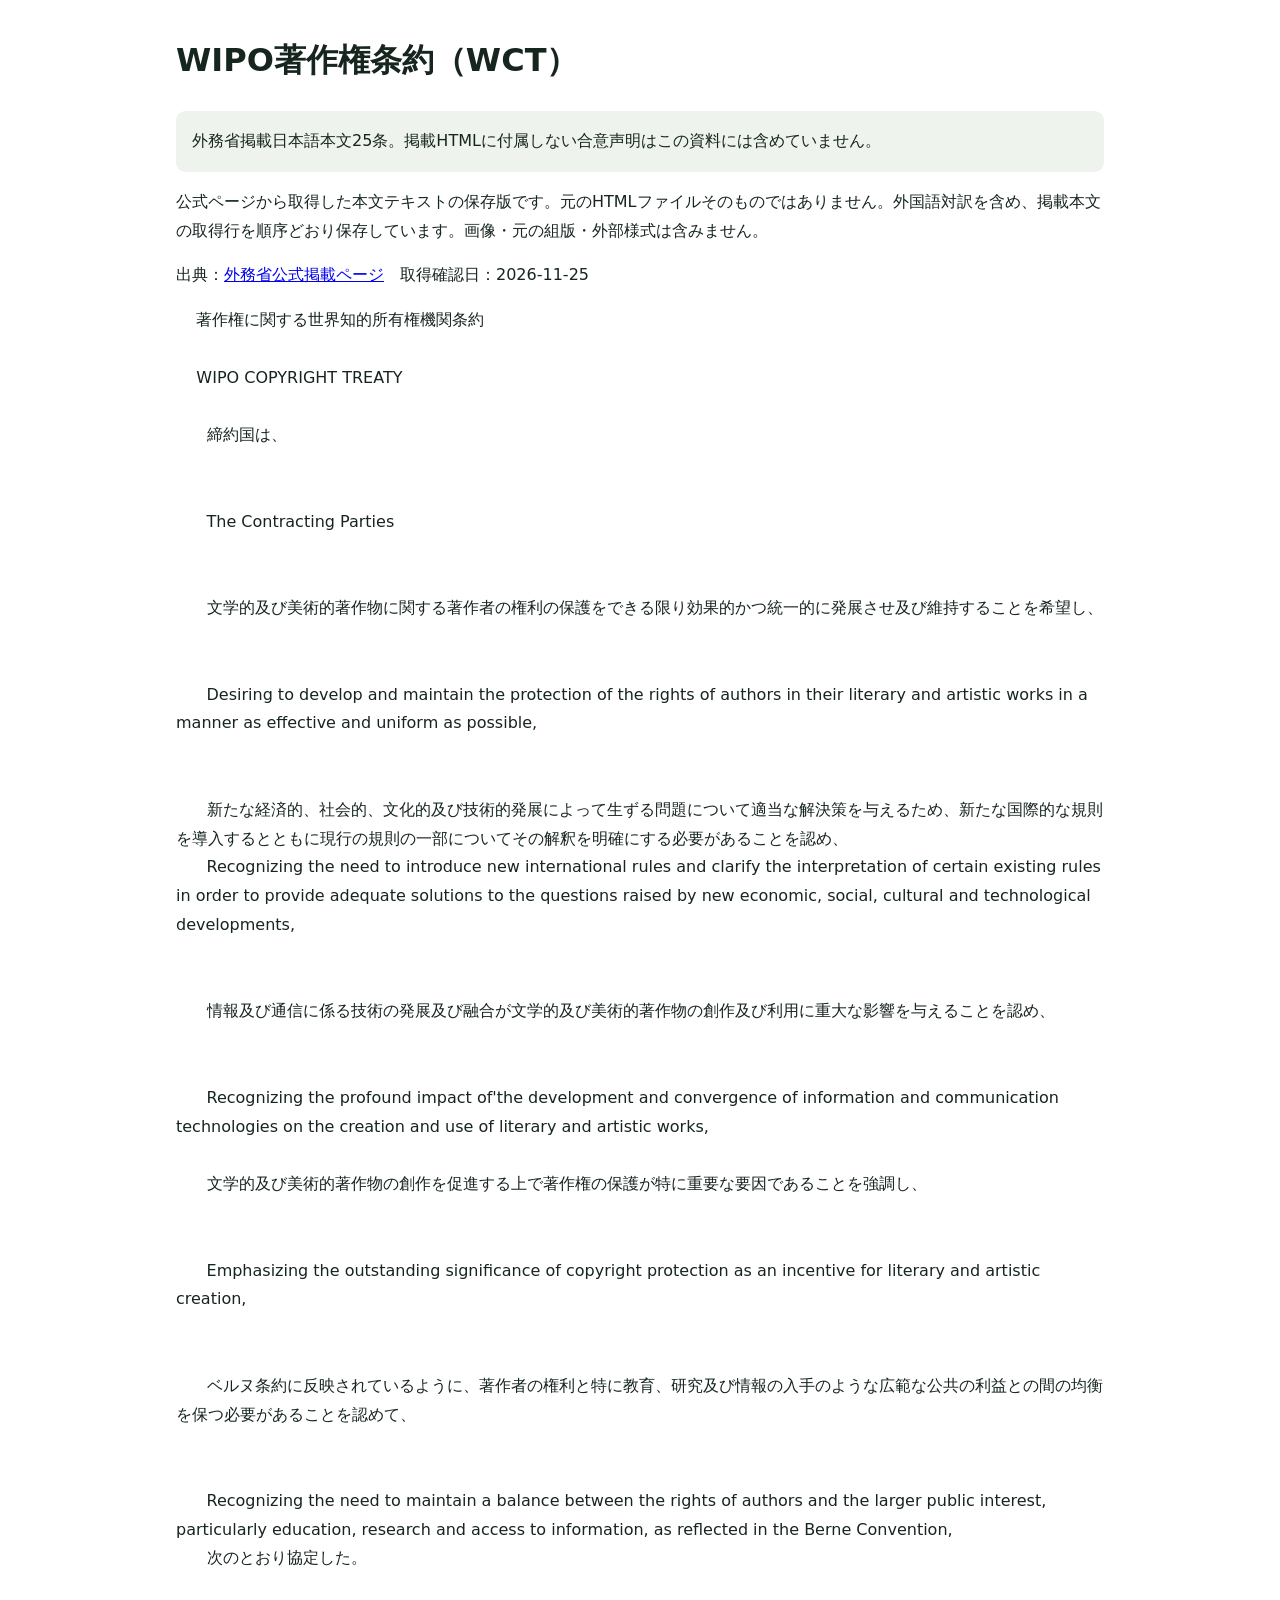
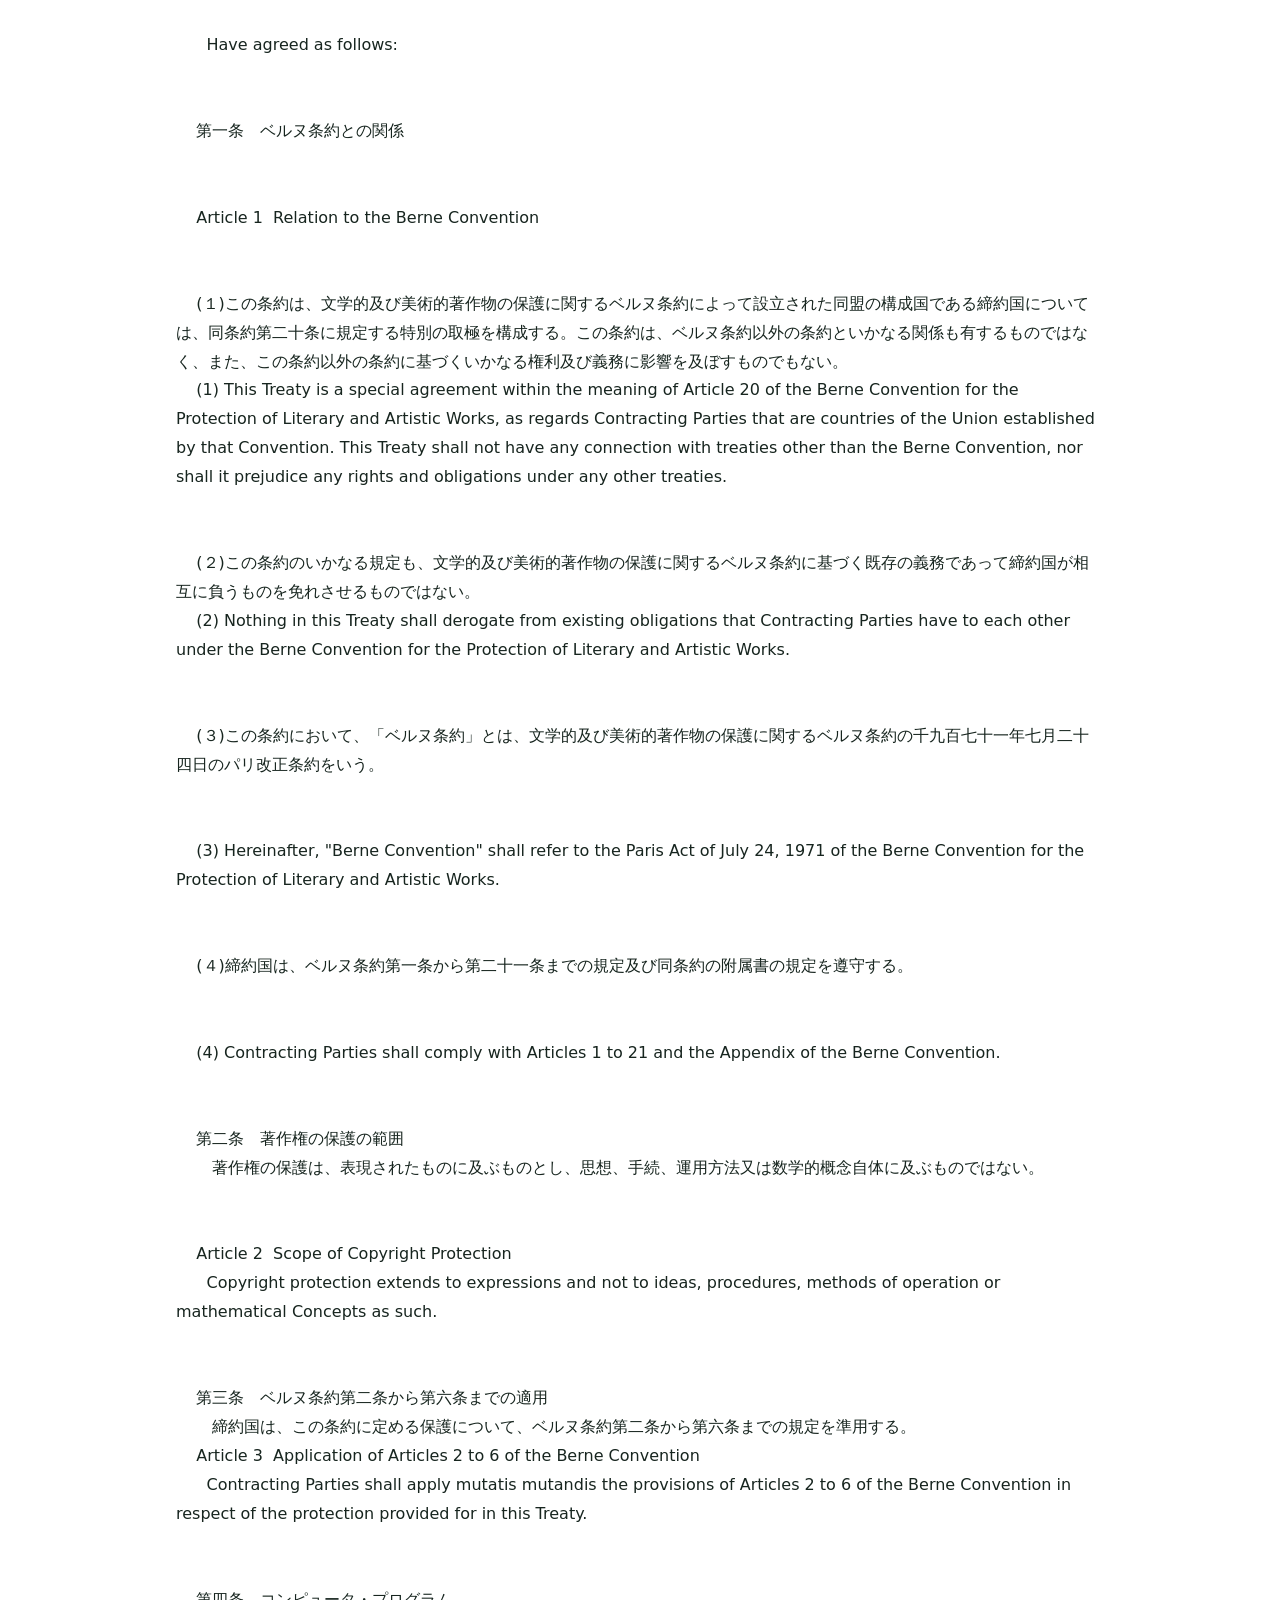
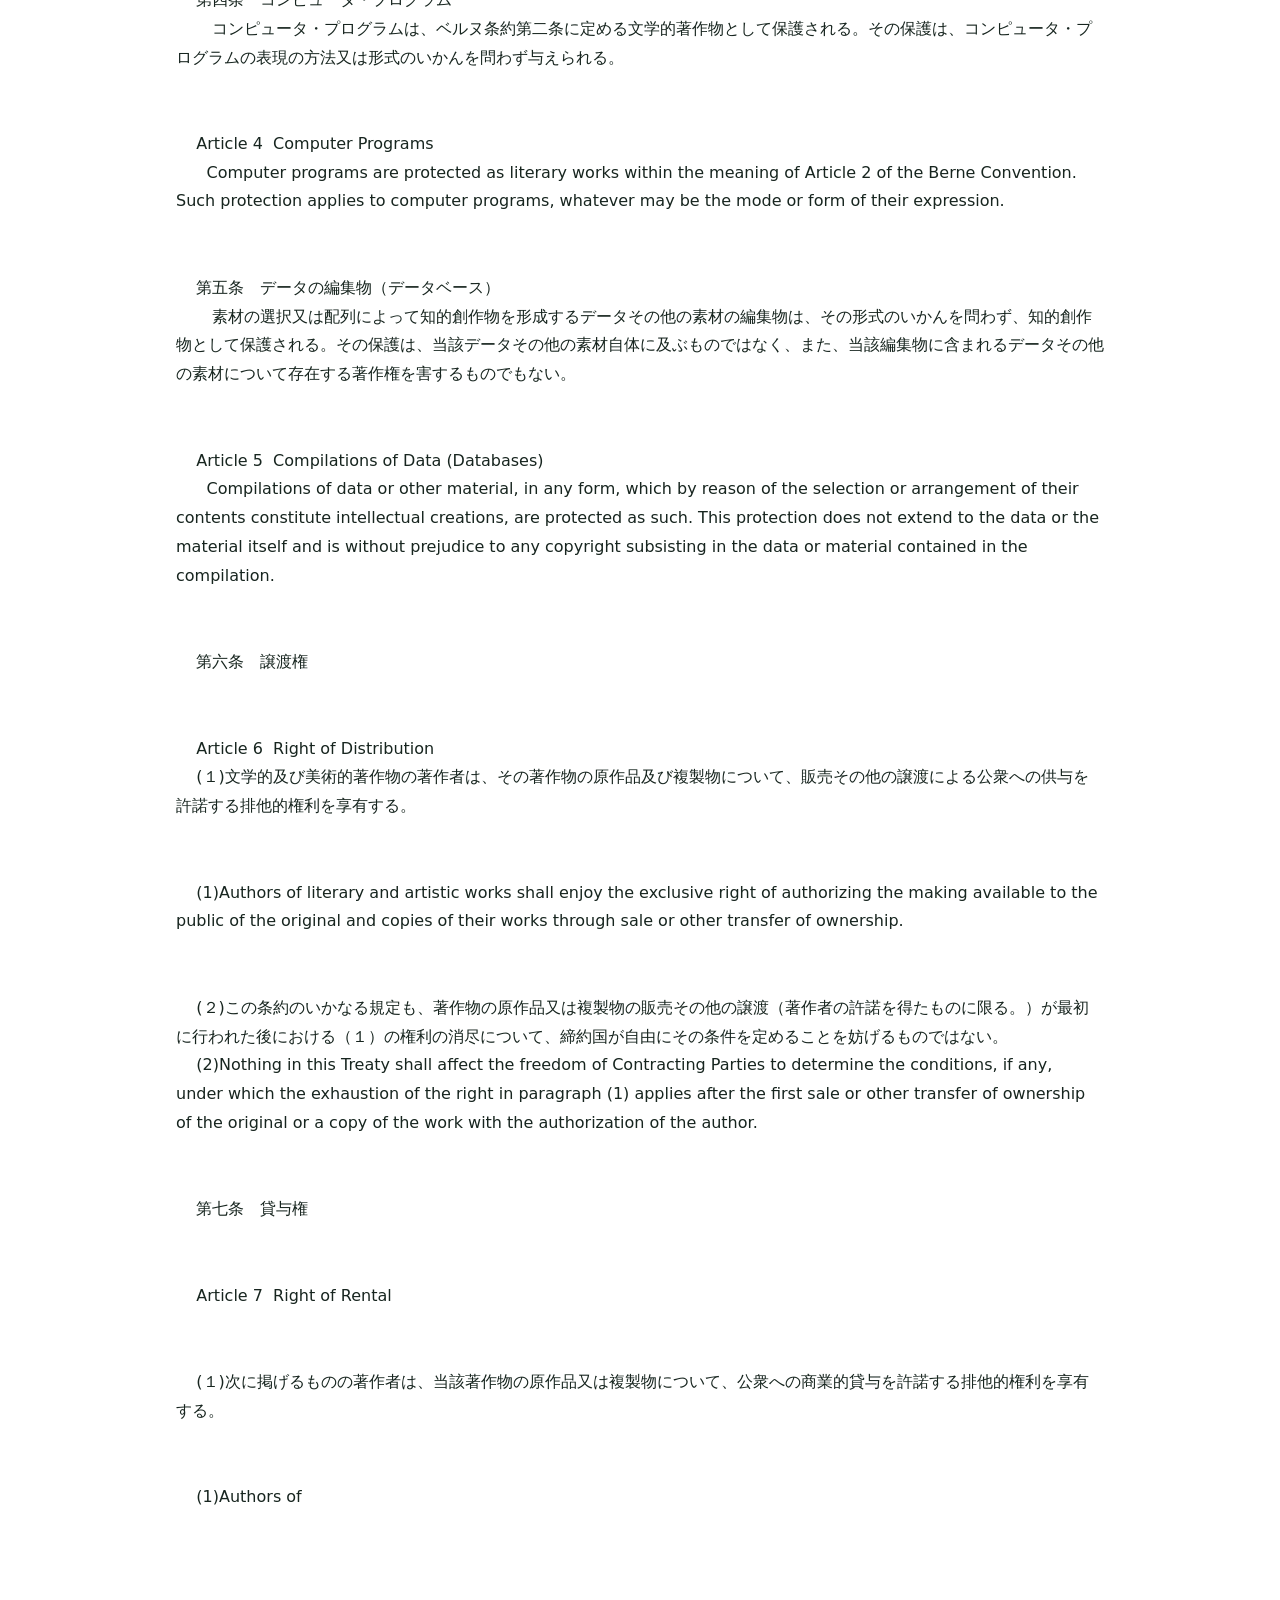
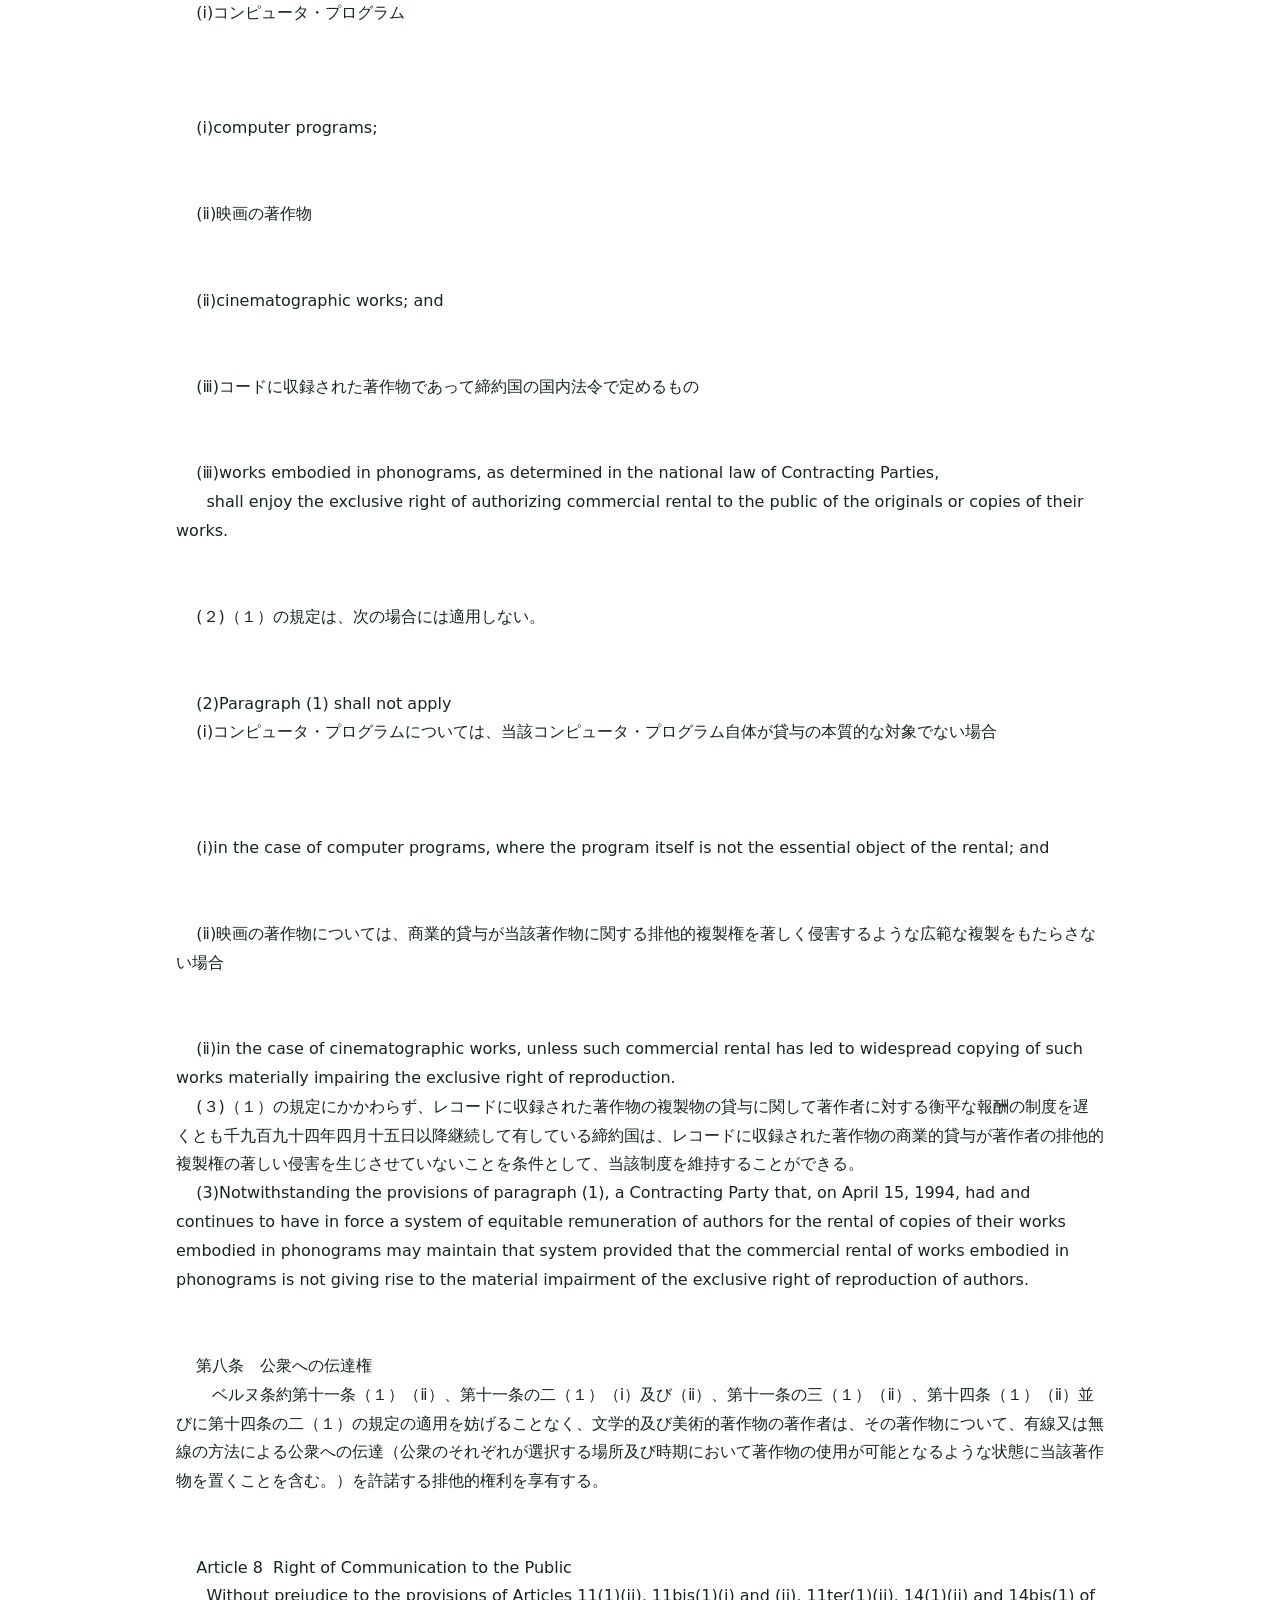
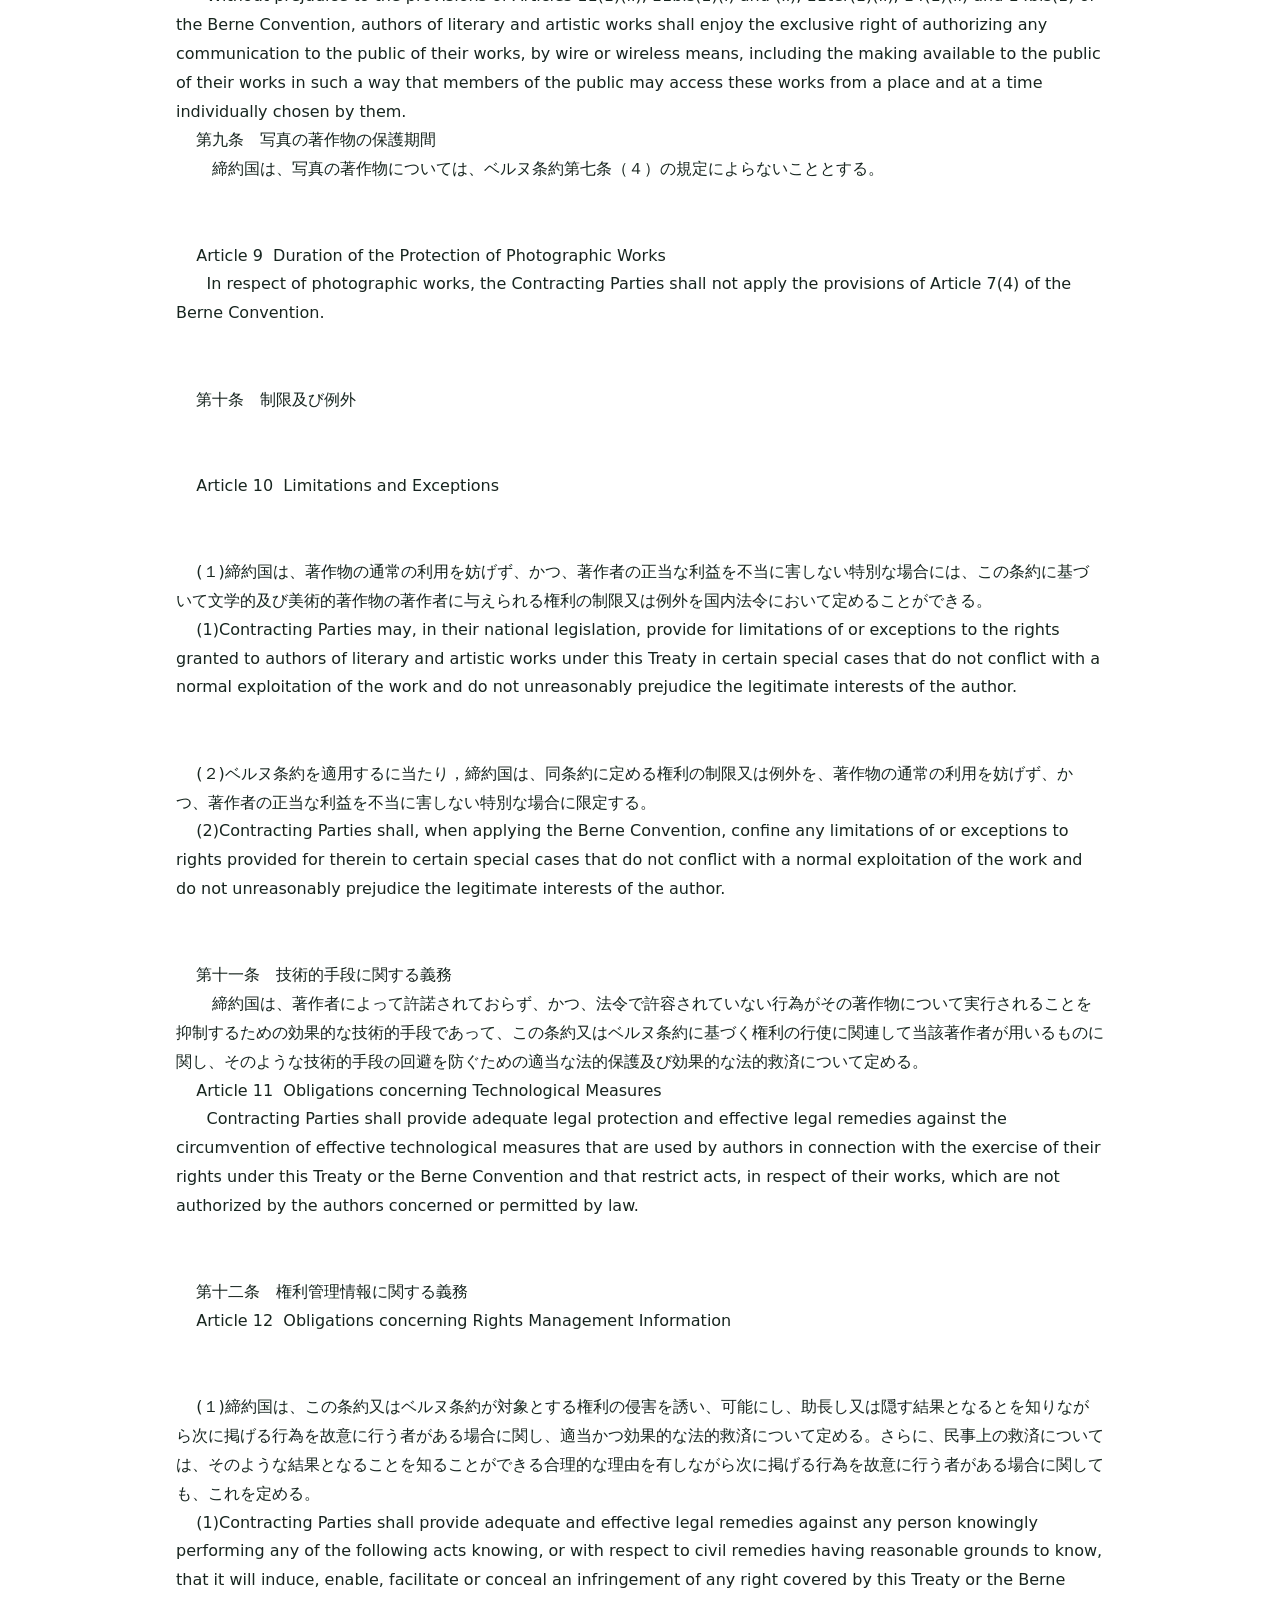
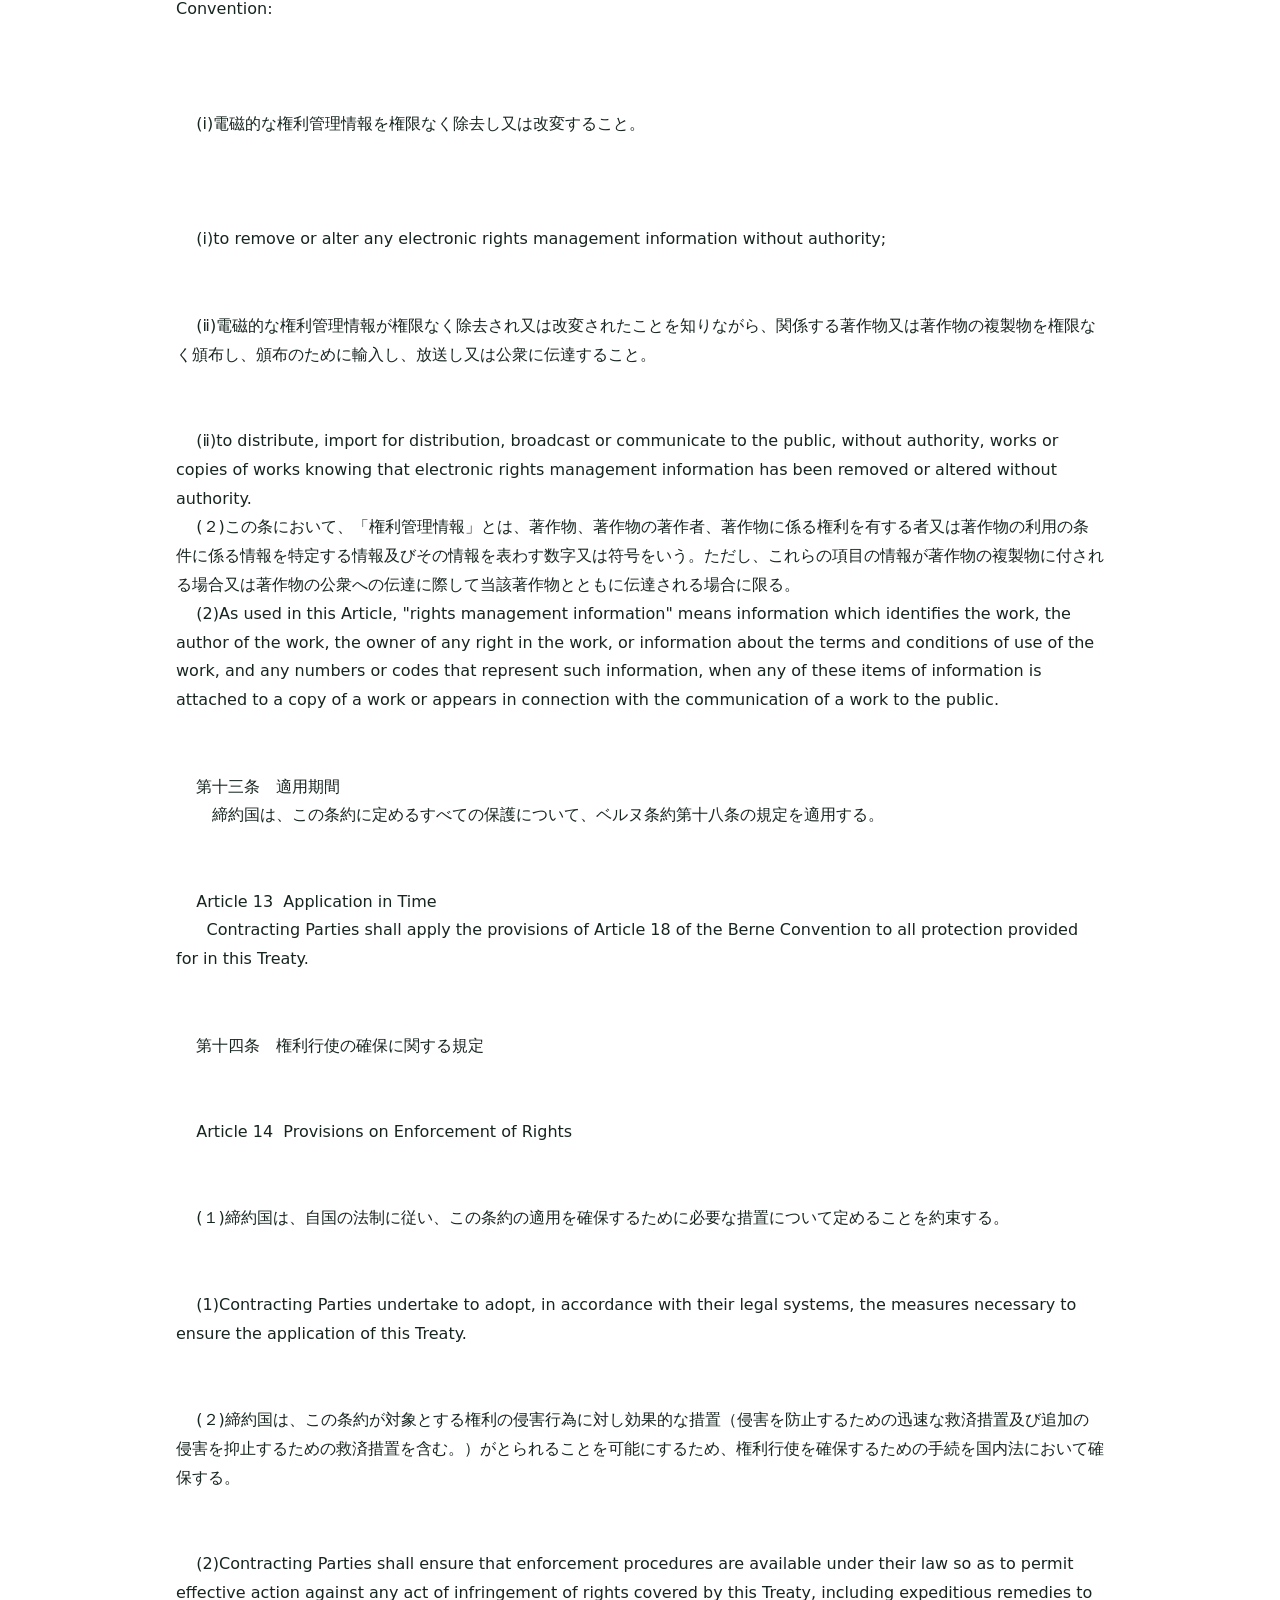
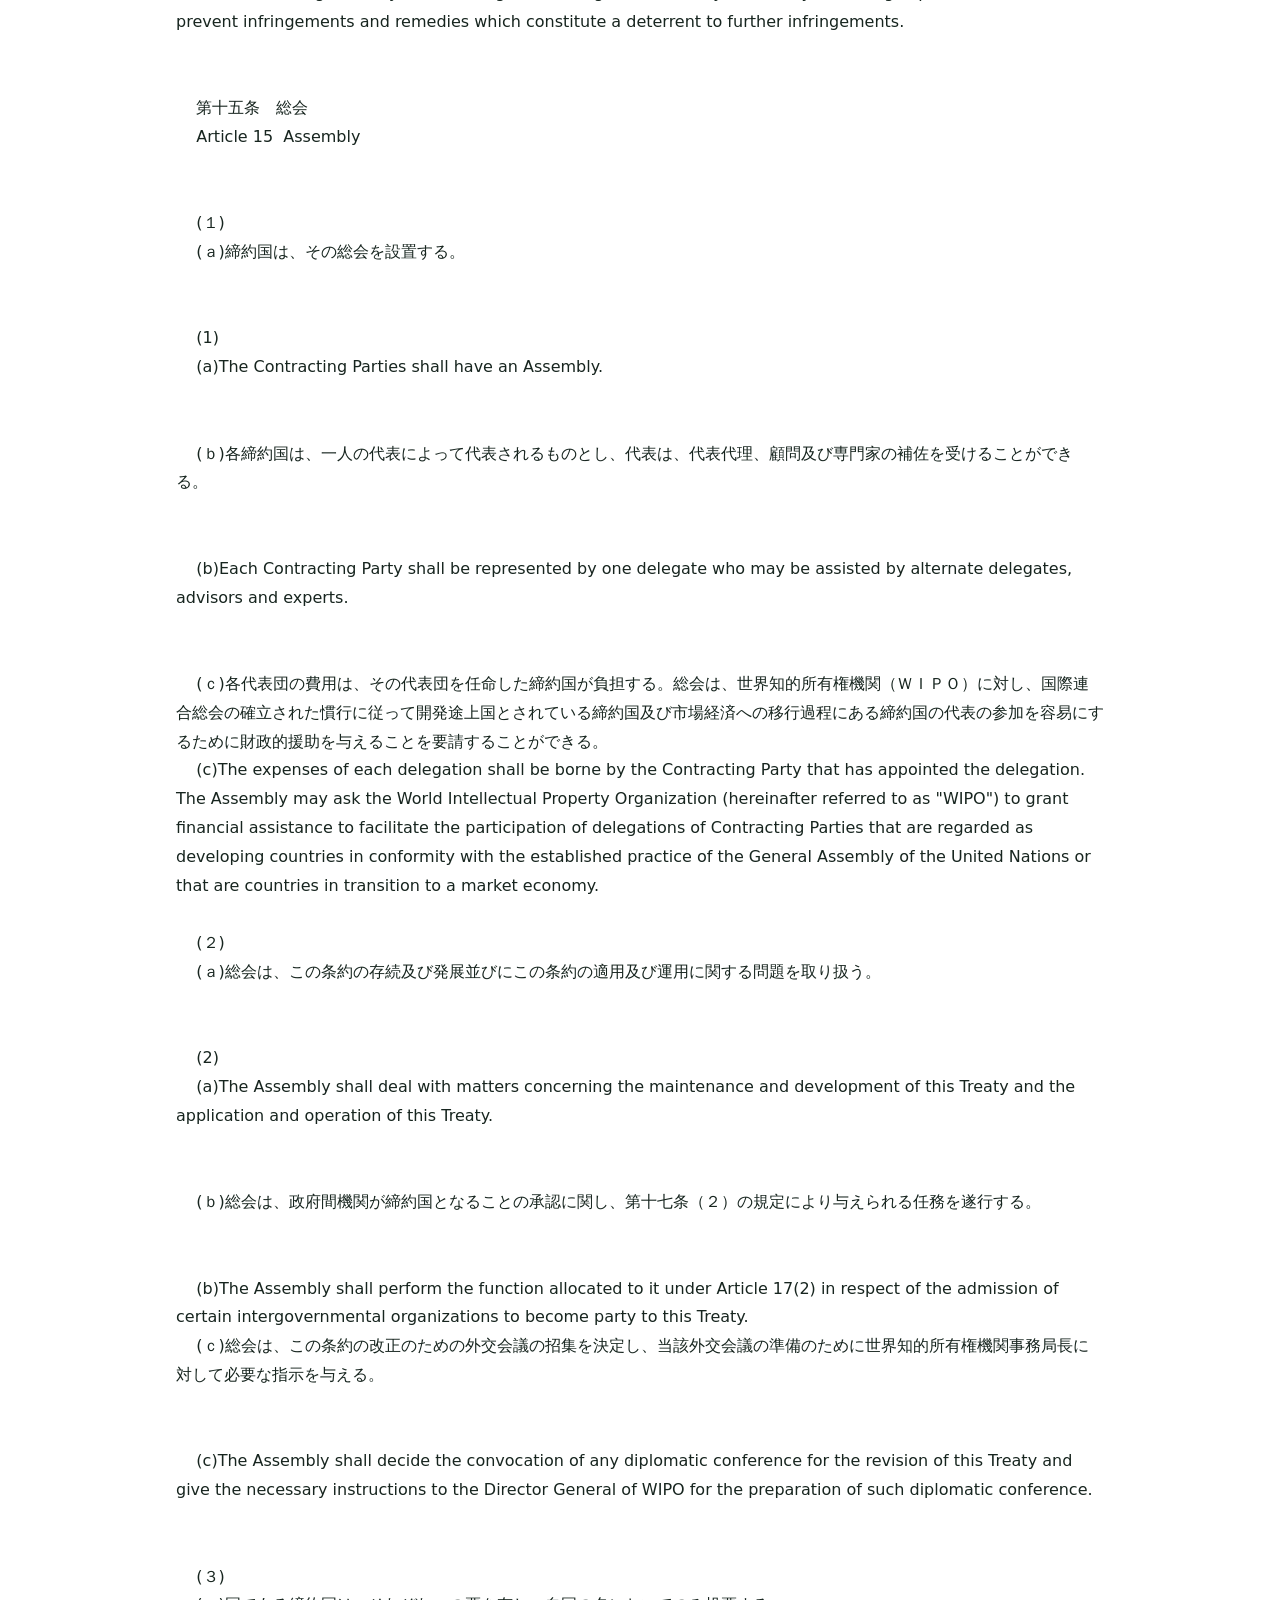
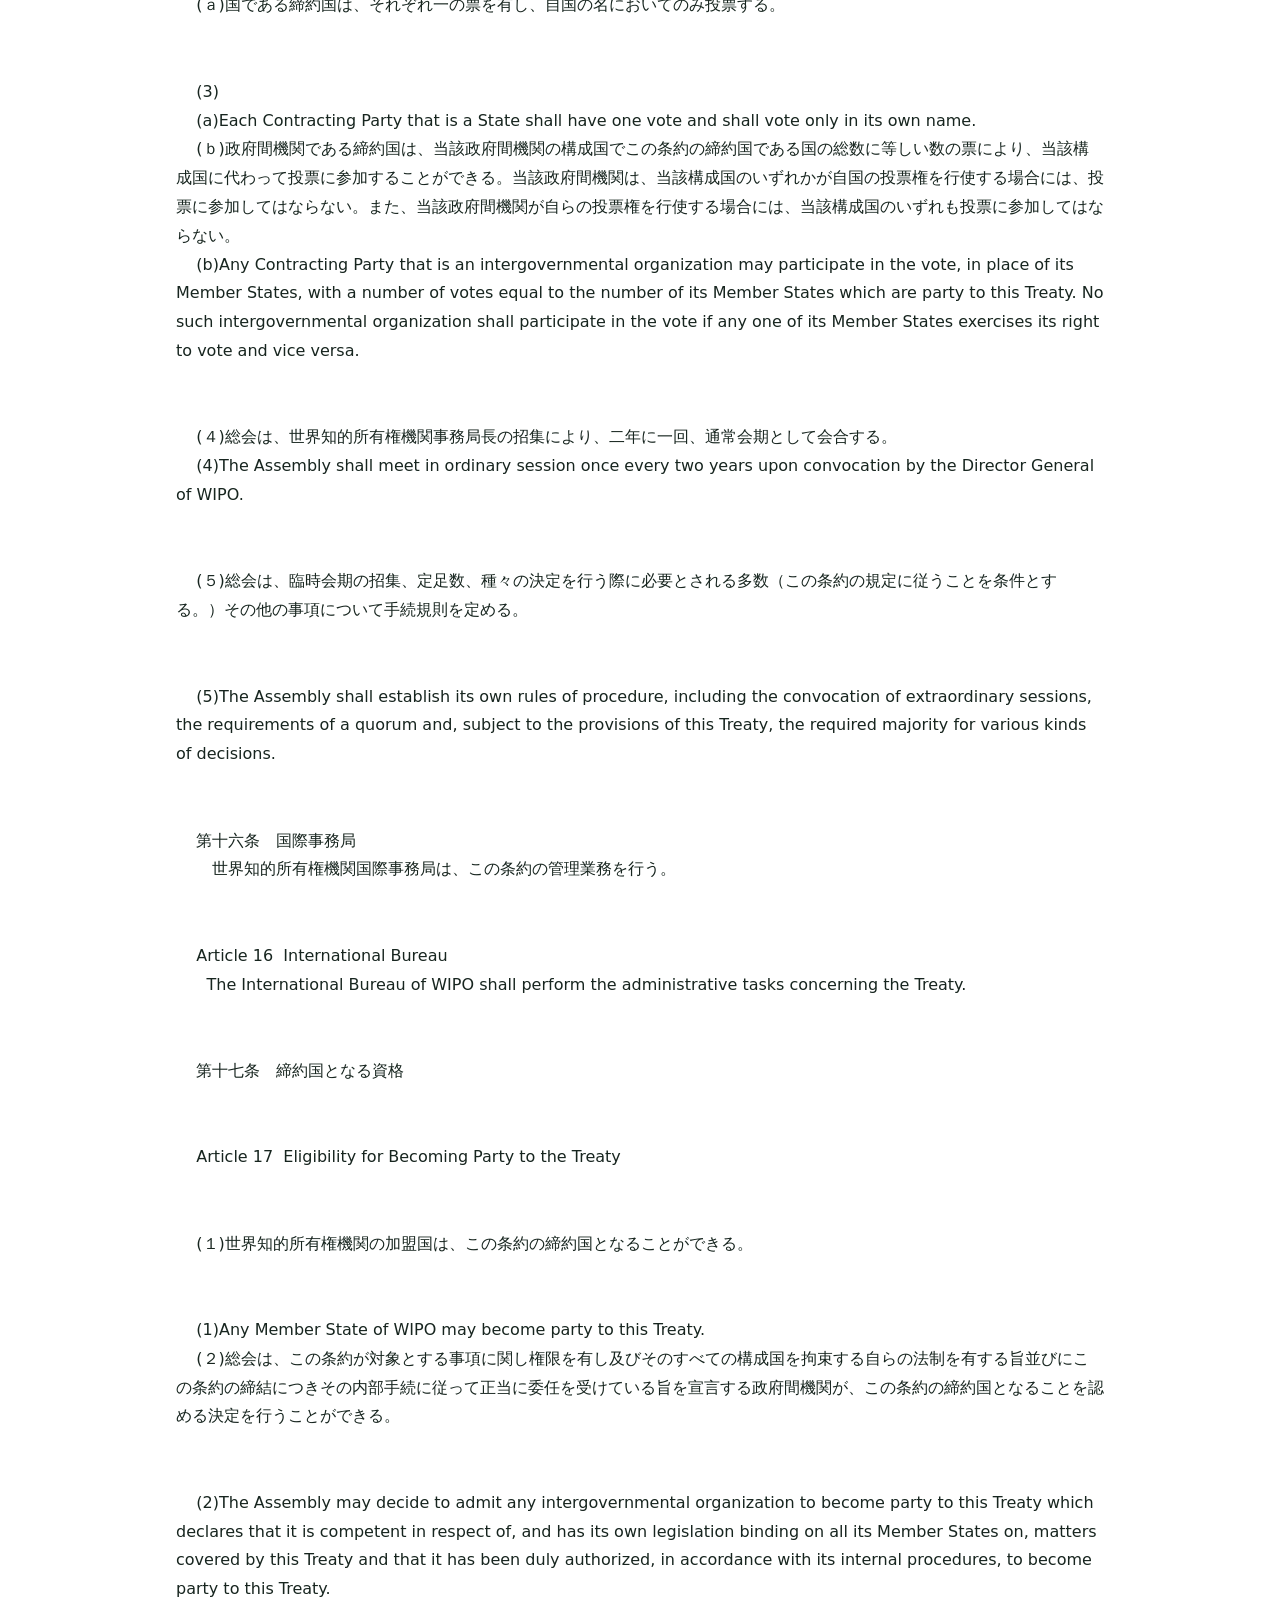
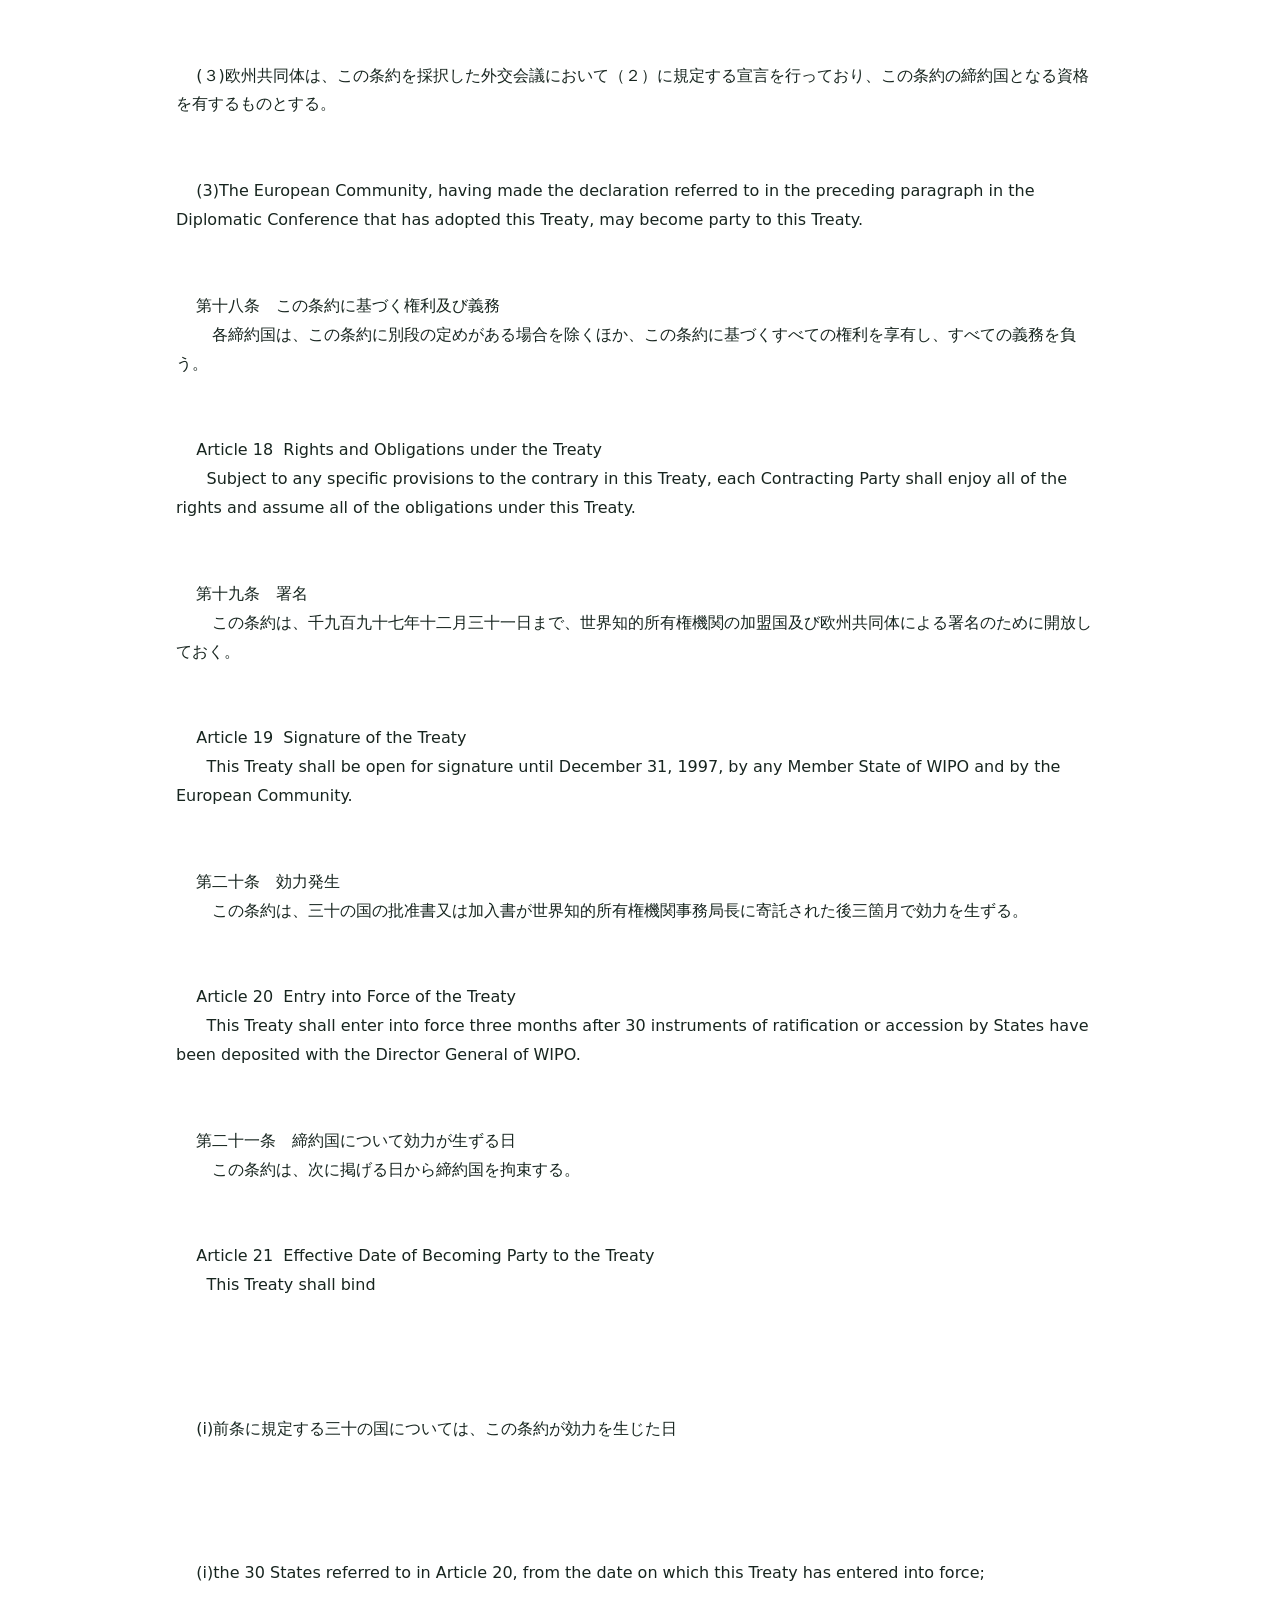
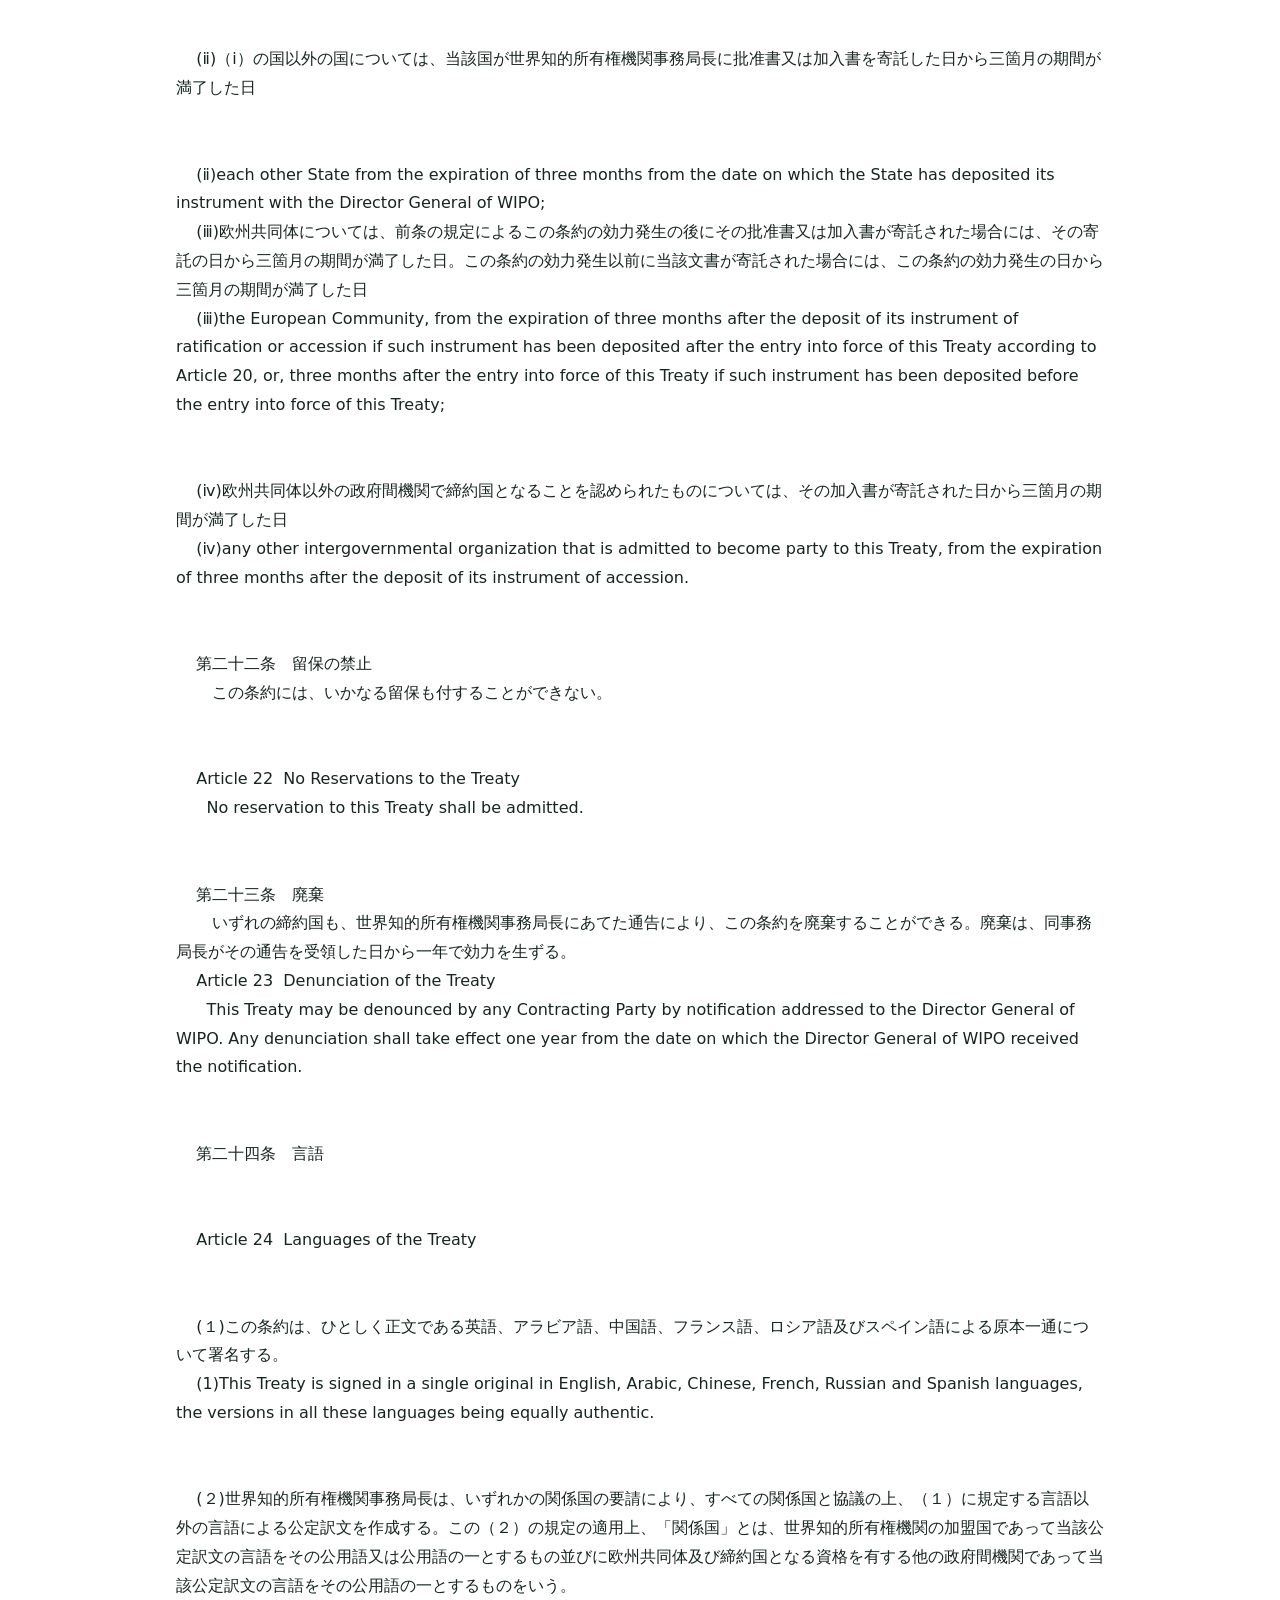
<file: treaty-corpus/wct-source-text.html>
<!doctype html><html lang="ja"><meta charset="utf-8"><meta name="viewport" content="width=device-width,initial-scale=1"><title>WIPO著作権条約（WCT）</title><style>body{max-width:58rem;margin:2rem auto;padding:0 1rem;font-family:system-ui,sans-serif;line-height:1.8;color:#17251f}pre{white-space:pre-wrap;overflow-wrap:anywhere;font:inherit}.note{padding:1rem;background:#eef3ee;border-radius:.6rem}</style><h1>WIPO著作権条約（WCT）</h1><p class="note">外務省掲載日本語本文25条。掲載HTMLに付属しない合意声明はこの資料には含めていません。</p><p>公式ページから取得した本文テキストの保存版です。元のHTMLファイルそのものではありません。外国語対訳を含め、掲載本文の取得行を順序どおり保存しています。画像・元の組版・外部様式は含みません。</p><p>出典：<a href="https://www.mofa.go.jp/mofaj/gaiko/treaty/htmls/B-H14_15-001.html">外務省公式掲載ページ</a>　取得確認日：2026-11-25</p><pre>    著作権に関する世界知的所有権機関条約

    WIPO COPYRIGHT TREATY

      締約国は、


      The Contracting Parties


      文学的及び美術的著作物に関する著作者の権利の保護をできる限り効果的かつ統一的に発展させ及び維持することを希望し、


      Desiring to develop and maintain the protection of the rights of authors in their literary and artistic works in a manner as effective and uniform as possible,


      新たな経済的、社会的、文化的及び技術的発展によって生ずる問題について適当な解決策を与えるため、新たな国際的な規則を導入するとともに現行の規則の一部についてその解釈を明確にする必要があることを認め、
      Recognizing the need to introduce new international rules and clarify the interpretation of certain existing rules in order to provide adequate solutions to the questions raised by new economic, social, cultural and technological developments,


      情報及び通信に係る技術の発展及び融合が文学的及び美術的著作物の創作及び利用に重大な影響を与えることを認め、


      Recognizing the profound impact of&#x27;the development and convergence of information and communication technologies on the creation and use of literary and artistic works,

      文学的及び美術的著作物の創作を促進する上で著作権の保護が特に重要な要因であることを強調し、


      Emphasizing the outstanding significance of copyright protection as an incentive for literary and artistic creation,


      ベルヌ条約に反映されているように、著作者の権利と特に教育、研究及び情報の入手のような広範な公共の利益との間の均衡を保つ必要があることを認めて、


      Recognizing the need to maintain a balance between the rights of authors and the larger public interest, particularly education, research and access to information, as reflected in the Berne Convention,
      次のとおり協定した。


      Have agreed as follows:


    第一条　ベルヌ条約との関係


    Article 1  Relation to the Berne Convention


    (１)この条約は、文学的及び美術的著作物の保護に関するベルヌ条約によって設立された同盟の構成国である締約国については、同条約第二十条に規定する特別の取極を構成する。この条約は、ベルヌ条約以外の条約といかなる関係も有するものではなく、また、この条約以外の条約に基づくいかなる権利及び義務に影響を及ぼすものでもない。
    (1) This Treaty is a special agreement within the meaning of Article 20 of the Berne Convention for the Protection of Literary and Artistic Works, as regards Contracting Parties that are countries of the Union established by that Convention. This Treaty shall not have any connection with treaties other than the Berne Convention, nor shall it prejudice any rights and obligations under any other treaties.


    (２)この条約のいかなる規定も、文学的及び美術的著作物の保護に関するベルヌ条約に基づく既存の義務であって締約国が相互に負うものを免れさせるものではない。
    (2) Nothing in this Treaty shall derogate from existing obligations that Contracting Parties have to each other under the Berne Convention for the Protection of Literary and Artistic Works.


    (３)この条約において、「ベルヌ条約」とは、文学的及び美術的著作物の保護に関するベルヌ条約の千九百七十一年七月二十四日のパリ改正条約をいう。


    (3) Hereinafter, &quot;Berne Convention&quot; shall refer to the Paris Act of July 24, 1971 of the Berne Convention for the Protection of Literary and Artistic Works.


    (４)締約国は、ベルヌ条約第一条から第二十一条までの規定及び同条約の附属書の規定を遵守する。


    (4) Contracting Parties shall comply with Articles 1 to 21 and the Appendix of the Berne Convention.


    第二条　著作権の保護の範囲
    　著作権の保護は、表現されたものに及ぶものとし、思想、手続、運用方法又は数学的概念自体に及ぶものではない。


    Article 2  Scope of Copyright Protection
      Copyright protection extends to expressions and not to ideas, procedures, methods of operation or mathematical Concepts as such.


    第三条　ベルヌ条約第二条から第六条までの適用
    　締約国は、この条約に定める保護について、ベルヌ条約第二条から第六条までの規定を準用する。
    Article 3  Application of Articles 2 to 6 of the Berne Convention
      Contracting Parties shall apply mutatis mutandis the provisions of Articles 2 to 6 of the Berne Convention in respect of the protection provided for in this Treaty.


    第四条　コンピュータ・プログラム
    　コンピュータ・プログラムは、ベルヌ条約第二条に定める文学的著作物として保護される。その保護は、コンピュータ・プログラムの表現の方法又は形式のいかんを問わず与えられる。


    Article 4  Computer Programs
      Computer programs are protected as literary works within the meaning of Article 2 of the Berne Convention. Such protection applies to computer programs, whatever may be the mode or form of their expression.


    第五条　データの編集物（データベース）
    　素材の選択又は配列によって知的創作物を形成するデータその他の素材の編集物は、その形式のいかんを問わず、知的創作物として保護される。その保護は、当該データその他の素材自体に及ぶものではなく、また、当該編集物に含まれるデータその他の素材について存在する著作権を害するものでもない。


    Article 5  Compilations of Data (Databases)
      Compilations of data or other material, in any form, which by reason of the selection or arrangement of their contents constitute intellectual creations, are protected as such. This protection does not extend to the data or the material itself and is without prejudice to any copyright subsisting in the data or material contained in the compilation.


    第六条　譲渡権


    Article 6  Right of Distribution
    (１)文学的及び美術的著作物の著作者は、その著作物の原作品及び複製物について、販売その他の譲渡による公衆への供与を許諾する排他的権利を享有する。


    (1)Authors of literary and artistic works shall enjoy the exclusive right of authorizing the making available to the public of the original and copies of their works through sale or other transfer of ownership.


    (２)この条約のいかなる規定も、著作物の原作品又は複製物の販売その他の譲渡（著作者の許諾を得たものに限る。）が最初に行われた後における（１）の権利の消尽について、締約国が自由にその条件を定めることを妨げるものではない。
    (2)Nothing in this Treaty shall affect the freedom of Contracting Parties to determine the conditions, if any, under which the exhaustion of the right in paragraph (1) applies after the first sale or other transfer of ownership of the original or a copy of the work with the authorization of the author.


    第七条　貸与権


    Article 7  Right of Rental


    (１)次に掲げるものの著作者は、当該著作物の原作品又は複製物について、公衆への商業的貸与を許諾する排他的権利を享有する。


    (1)Authors of



    (ⅰ)コンピュータ・プログラム



    (ⅰ)computer programs;


    (ⅱ)映画の著作物


    (ⅱ)cinematographic works; and


    (ⅲ)コードに収録された著作物であって締約国の国内法令で定めるもの


    (ⅲ)works embodied in phonograms, as determined in the national law of Contracting Parties,
      shall enjoy the exclusive right of authorizing commercial rental to the public of the originals or copies of their works.


    (２)（１）の規定は、次の場合には適用しない。


    (2)Paragraph (1) shall not apply
    (ⅰ)コンピュータ・プログラムについては、当該コンピュータ・プログラム自体が貸与の本質的な対象でない場合



    (ⅰ)in the case of computer programs, where the program itself is not the essential object of the rental; and


    (ⅱ)映画の著作物については、商業的貸与が当該著作物に関する排他的複製権を著しく侵害するような広範な複製をもたらさない場合


    (ⅱ)in the case of cinematographic works, unless such commercial rental has led to widespread copying of such works materially impairing the exclusive right of reproduction.
    (３)（１）の規定にかかわらず、レコードに収録された著作物の複製物の貸与に関して著作者に対する衡平な報酬の制度を遅くとも千九百九十四年四月十五日以降継続して有している締約国は、レコードに収録された著作物の商業的貸与が著作者の排他的複製権の著しい侵害を生じさせていないことを条件として、当該制度を維持することができる。
    (3)Notwithstanding the provisions of paragraph (1), a Contracting Party that, on April 15, 1994, had and continues to have in force a system of equitable remuneration of authors for the rental of copies of their works embodied in phonograms may maintain that system provided that the commercial rental of works embodied in phonograms is not giving rise to the material impairment of the exclusive right of reproduction of authors.


    第八条　公衆への伝達権
    　ベルヌ条約第十一条（１）（ⅱ）、第十一条の二（１）（ⅰ）及び（ⅱ）、第十一条の三（１）（ⅱ）、第十四条（１）（ⅱ）並びに第十四条の二（１）の規定の適用を妨げることなく、文学的及び美術的著作物の著作者は、その著作物について、有線又は無線の方法による公衆への伝達（公衆のそれぞれが選択する場所及び時期において著作物の使用が可能となるような状態に当該著作物を置くことを含む。）を許諾する排他的権利を享有する。


    Article 8  Right of Communication to the Public
      Without prejudice to the provisions of Articles 11(1)(ii), 11bis(1)(i) and (ii), 11ter(1)(ii), 14(1)(ii) and 14bis(1) of the Berne Convention, authors of literary and artistic works shall enjoy the exclusive right of authorizing any communication to the public of their works, by wire or wireless means, including the making available to the public of their works in such a way that members of the public may access these works from a place and at a time individually chosen by them.
    第九条　写真の著作物の保護期間
    　締約国は、写真の著作物については、ベルヌ条約第七条（４）の規定によらないこととする。


    Article 9  Duration of the Protection of Photographic Works
      In respect of photographic works, the Contracting Parties shall not apply the provisions of Article 7(4) of the Berne Convention.


    第十条　制限及び例外


    Article 10  Limitations and Exceptions


    (１)締約国は、著作物の通常の利用を妨げず、かつ、著作者の正当な利益を不当に害しない特別な場合には、この条約に基づいて文学的及び美術的著作物の著作者に与えられる権利の制限又は例外を国内法令において定めることができる。
    (1)Contracting Parties may, in their national legislation, provide for limitations of or exceptions to the rights granted to authors of literary and artistic works under this Treaty in certain special cases that do not conflict with a normal exploitation of the work and do not unreasonably prejudice the legitimate interests of the author.


    (２)ベルヌ条約を適用するに当たり，締約国は、同条約に定める権利の制限又は例外を、著作物の通常の利用を妨げず、かつ、著作者の正当な利益を不当に害しない特別な場合に限定する。
    (2)Contracting Parties shall, when applying the Berne Convention, confine any limitations of or exceptions to rights provided for therein to certain special cases that do not conflict with a normal exploitation of the work and do not unreasonably prejudice the legitimate interests of the author.


    第十一条　技術的手段に関する義務
    　締約国は、著作者によって許諾されておらず、かつ、法令で許容されていない行為がその著作物について実行されることを抑制するための効果的な技術的手段であって、この条約又はベルヌ条約に基づく権利の行使に関連して当該著作者が用いるものに関し、そのような技術的手段の回避を防ぐための適当な法的保護及び効果的な法的救済について定める。
    Article 11  Obligations concerning Technological Measures
      Contracting Parties shall provide adequate legal protection and effective legal remedies against the circumvention of effective technological measures that are used by authors in connection with the exercise of their rights under this Treaty or the Berne Convention and that restrict acts, in respect of their works, which are not authorized by the authors concerned or permitted by law.


    第十二条　権利管理情報に関する義務
    Article 12  Obligations concerning Rights Management Information


    (１)締約国は、この条約又はベルヌ条約が対象とする権利の侵害を誘い、可能にし、助長し又は隠す結果となるとを知りながら次に掲げる行為を故意に行う者がある場合に関し、適当かつ効果的な法的救済について定める。さらに、民事上の救済については、そのような結果となることを知ることができる合理的な理由を有しながら次に掲げる行為を故意に行う者がある場合に関しても、これを定める。
    (1)Contracting Parties shall provide adequate and effective legal remedies against any person knowingly performing any of the following acts knowing, or with respect to civil remedies having reasonable grounds to know, that it will induce, enable, facilitate or conceal an infringement of any right covered by this Treaty or the Berne Convention:



    (ⅰ)電磁的な権利管理情報を権限なく除去し又は改変すること。



    (ⅰ)to remove or alter any electronic rights management information without authority;


    (ⅱ)電磁的な権利管理情報が権限なく除去され又は改変されたことを知りながら、関係する著作物又は著作物の複製物を権限なく頒布し、頒布のために輸入し、放送し又は公衆に伝達すること。


    (ⅱ)to distribute, import for distribution, broadcast or communicate to the public, without authority, works or copies of works knowing that electronic rights management information has been removed or altered without authority.
    (２)この条において、「権利管理情報」とは、著作物、著作物の著作者、著作物に係る権利を有する者又は著作物の利用の条件に係る情報を特定する情報及びその情報を表わす数字又は符号をいう。ただし、これらの項目の情報が著作物の複製物に付される場合又は著作物の公衆への伝達に際して当該著作物とともに伝達される場合に限る。
    (2)As used in this Article, &quot;rights management information&quot; means information which identifies the work, the author of the work, the owner of any right in the work, or information about the terms and conditions of use of the work, and any numbers or codes that represent such information, when any of these items of information is attached to a copy of a work or appears in connection with the communication of a work to the public.


    第十三条　適用期間
    　締約国は、この条約に定めるすべての保護について、ベルヌ条約第十八条の規定を適用する。


    Article 13  Application in Time
      Contracting Parties shall apply the provisions of Article 18 of the Berne Convention to all protection provided for in this Treaty.


    第十四条　権利行使の確保に関する規定


    Article 14  Provisions on Enforcement of Rights


    (１)締約国は、自国の法制に従い、この条約の適用を確保するために必要な措置について定めることを約束する。


    (1)Contracting Parties undertake to adopt, in accordance with their legal systems, the measures necessary to ensure the application of this Treaty.


    (２)締約国は、この条約が対象とする権利の侵害行為に対し効果的な措置（侵害を防止するための迅速な救済措置及び追加の侵害を抑止するための救済措置を含む。）がとられることを可能にするため、権利行使を確保するための手続を国内法において確保する。


    (2)Contracting Parties shall ensure that enforcement procedures are available under their law so as to permit effective action against any act of infringement of rights covered by this Treaty, including expeditious remedies to prevent infringements and remedies which constitute a deterrent to further infringements.


    第十五条　総会
    Article 15  Assembly


    (１)
    (ａ)締約国は、その総会を設置する。


    (1)
    (a)The Contracting Parties shall have an Assembly.


    (ｂ)各締約国は、一人の代表によって代表されるものとし、代表は、代表代理、顧問及び専門家の補佐を受けることができる。


    (b)Each Contracting Party shall be represented by one delegate who may be assisted by alternate delegates, advisors and experts.


    (ｃ)各代表団の費用は、その代表団を任命した締約国が負担する。総会は、世界知的所有権機関（ＷＩＰＯ）に対し、国際連合総会の確立された慣行に従って開発途上国とされている締約国及び市場経済への移行過程にある締約国の代表の参加を容易にするために財政的援助を与えることを要請することができる。
    (c)The expenses of each delegation shall be borne by the Contracting Party that has appointed the delegation. The Assembly may ask the World Intellectual Property Organization (hereinafter referred to as &quot;WIPO&quot;) to grant financial assistance to facilitate the participation of delegations of Contracting Parties that are regarded as developing countries in conformity with the established practice of the General Assembly of the United Nations or that are countries in transition to a market economy.

    (２)
    (ａ)総会は、この条約の存続及び発展並びにこの条約の適用及び運用に関する問題を取り扱う。


    (2)
    (a)The Assembly shall deal with matters concerning the maintenance and development of this Treaty and the application and operation of this Treaty.


    (ｂ)総会は、政府間機関が締約国となることの承認に関し、第十七条（２）の規定により与えられる任務を遂行する。


    (b)The Assembly shall perform the function allocated to it under Article 17(2) in respect of the admission of certain intergovernmental organizations to become party to this Treaty.
    (ｃ)総会は、この条約の改正のための外交会議の招集を決定し、当該外交会議の準備のために世界知的所有権機関事務局長に対して必要な指示を与える。


    (c)The Assembly shall decide the convocation of any diplomatic conference for the revision of this Treaty and give the necessary instructions to the Director General of WIPO for the preparation of such diplomatic conference.


    (３)
    (ａ)国である締約国は、それぞれ一の票を有し、自国の名においてのみ投票する。


    (3)
    (a)Each Contracting Party that is a State shall have one vote and shall vote only in its own name.
    (ｂ)政府間機関である締約国は、当該政府間機関の構成国でこの条約の締約国である国の総数に等しい数の票により、当該構成国に代わって投票に参加することができる。当該政府間機関は、当該構成国のいずれかが自国の投票権を行使する場合には、投票に参加してはならない。また、当該政府間機関が自らの投票権を行使する場合には、当該構成国のいずれも投票に参加してはならない。
    (b)Any Contracting Party that is an intergovernmental organization may participate in the vote, in place of its Member States, with a number of votes equal to the number of its Member States which are party to this Treaty. No such intergovernmental organization shall participate in the vote if any one of its Member States exercises its right to vote and vice versa.


    (４)総会は、世界知的所有権機関事務局長の招集により、二年に一回、通常会期として会合する。
    (4)The Assembly shall meet in ordinary session once every two years upon convocation by the Director General of WIPO.


    (５)総会は、臨時会期の招集、定足数、種々の決定を行う際に必要とされる多数（この条約の規定に従うことを条件とする。）その他の事項について手続規則を定める。


    (5)The Assembly shall establish its own rules of procedure, including the convocation of extraordinary sessions, the requirements of a quorum and, subject to the provisions of this Treaty, the required majority for various kinds of decisions.


    第十六条　国際事務局
    　世界知的所有権機関国際事務局は、この条約の管理業務を行う。


    Article 16  International Bureau
      The International Bureau of WIPO shall perform the administrative tasks concerning the Treaty.


    第十七条　締約国となる資格


    Article 17  Eligibility for Becoming Party to the Treaty


    (１)世界知的所有権機関の加盟国は、この条約の締約国となることができる。


    (1)Any Member State of WIPO may become party to this Treaty.
    (２)総会は、この条約が対象とする事項に関し権限を有し及びそのすべての構成国を拘束する自らの法制を有する旨並びにこの条約の締結につきその内部手続に従って正当に委任を受けている旨を宣言する政府間機関が、この条約の締約国となることを認める決定を行うことができる。


    (2)The Assembly may decide to admit any intergovernmental organization to become party to this Treaty which declares that it is competent in respect of, and has its own legislation binding on all its Member States on, matters covered by this Treaty and that it has been duly authorized, in accordance with its internal procedures, to become party to this Treaty.


    (３)欧州共同体は、この条約を採択した外交会議において（２）に規定する宣言を行っており、この条約の締約国となる資格を有するものとする。


    (3)The European Community, having made the declaration referred to in the preceding paragraph in the Diplomatic Conference that has adopted this Treaty, may become party to this Treaty.


    第十八条　この条約に基づく権利及び義務
    　各締約国は、この条約に別段の定めがある場合を除くほか、この条約に基づくすべての権利を享有し、すべての義務を負う。


    Article 18  Rights and Obligations under the Treaty
      Subject to any specific provisions to the contrary in this Treaty, each Contracting Party shall enjoy all of the rights and assume all of the obligations under this Treaty.


    第十九条　署名
    　この条約は、千九百九十七年十二月三十一日まで、世界知的所有権機関の加盟国及び欧州共同体による署名のために開放しておく。


    Article 19  Signature of the Treaty
      This Treaty shall be open for signature until December 31, 1997, by any Member State of WIPO and by the European Community.


    第二十条　効力発生
    　この条約は、三十の国の批准書又は加入書が世界知的所有権機関事務局長に寄託された後三箇月で効力を生ずる。


    Article 20  Entry into Force of the Treaty
      This Treaty shall enter into force three months after 30 instruments of ratification or accession by States have been deposited with the Director General of WIPO.


    第二十一条　締約国について効力が生ずる日
    　この条約は、次に掲げる日から締約国を拘束する。


    Article 21  Effective Date of Becoming Party to the Treaty
      This Treaty shall bind




    (ⅰ)前条に規定する三十の国については、この条約が効力を生じた日




    (ⅰ)the 30 States referred to in Article 20, from the date on which this Treaty has entered into force;


    (ⅱ)（ⅰ）の国以外の国については、当該国が世界知的所有権機関事務局長に批准書又は加入書を寄託した日から三箇月の期間が満了した日


    (ⅱ)each other State from the expiration of three months from the date on which the State has deposited its instrument with the Director General of WIPO;
    (ⅲ)欧州共同体については、前条の規定によるこの条約の効力発生の後にその批准書又は加入書が寄託された場合には、その寄託の日から三箇月の期間が満了した日。この条約の効力発生以前に当該文書が寄託された場合には、この条約の効力発生の日から三箇月の期間が満了した日
    (ⅲ)the European Community, from the expiration of three months after the deposit of its instrument of ratification or accession if such instrument has been deposited after the entry into force of this Treaty according to Article 20, or, three months after the entry into force of this Treaty if such instrument has been deposited before the entry into force of this Treaty;


    (ⅳ)欧州共同体以外の政府間機関で締約国となることを認められたものについては、その加入書が寄託された日から三箇月の期間が満了した日
    (ⅳ)any other intergovernmental organization that is admitted to become party to this Treaty, from the expiration of three months after the deposit of its instrument of accession.


    第二十二条　留保の禁止
    　この条約には、いかなる留保も付することができない。


    Article 22  No Reservations to the Treaty
      No reservation to this Treaty shall be admitted.


    第二十三条　廃棄
    　いずれの締約国も、世界知的所有権機関事務局長にあてた通告により、この条約を廃棄することができる。廃棄は、同事務局長がその通告を受領した日から一年で効力を生ずる。
    Article 23  Denunciation of the Treaty
      This Treaty may be denounced by any Contracting Party by notification addressed to the Director General of WIPO. Any denunciation shall take effect one year from the date on which the Director General of WIPO received the notification.


    第二十四条　言語


    Article 24  Languages of the Treaty


    (１)この条約は、ひとしく正文である英語、アラビア語、中国語、フランス語、ロシア語及びスペイン語による原本一通について署名する。
    (1)This Treaty is signed in a single original in English, Arabic, Chinese, French, Russian and Spanish languages, the versions in all these languages being equally authentic.


    (２)世界知的所有権機関事務局長は、いずれかの関係国の要請により、すべての関係国と協議の上、（１）に規定する言語以外の言語による公定訳文を作成する。この（２）の規定の適用上、「関係国」とは、世界知的所有権機関の加盟国であって当該公定訳文の言語をその公用語又は公用語の一とするもの並びに欧州共同体及び締約国となる資格を有する他の政府間機関であって当該公定訳文の言語をその公用語の一とするものをいう。
    (2)An official text in any language other than those referred to in paragraph (1) shall be established by the Director General of WIPO on the request of an interested party, after consultation with all the interested parties.
For the purposes of this paragraph, &quot;interested party&quot; means any Member State of WIPO whose official language, or one of whose official languages, is involved and the European Community, and any other intergovernmental organization that may become party to this Treaty, if one of its official languages is involved.


    第二十五条　寄託者
    　この条約の寄託者は、世界知的所有権機関事務局長とする。


    Article 25  Depositary
      The Director General of WIPO is the depositary of this Treaty.</pre></html>
</file>
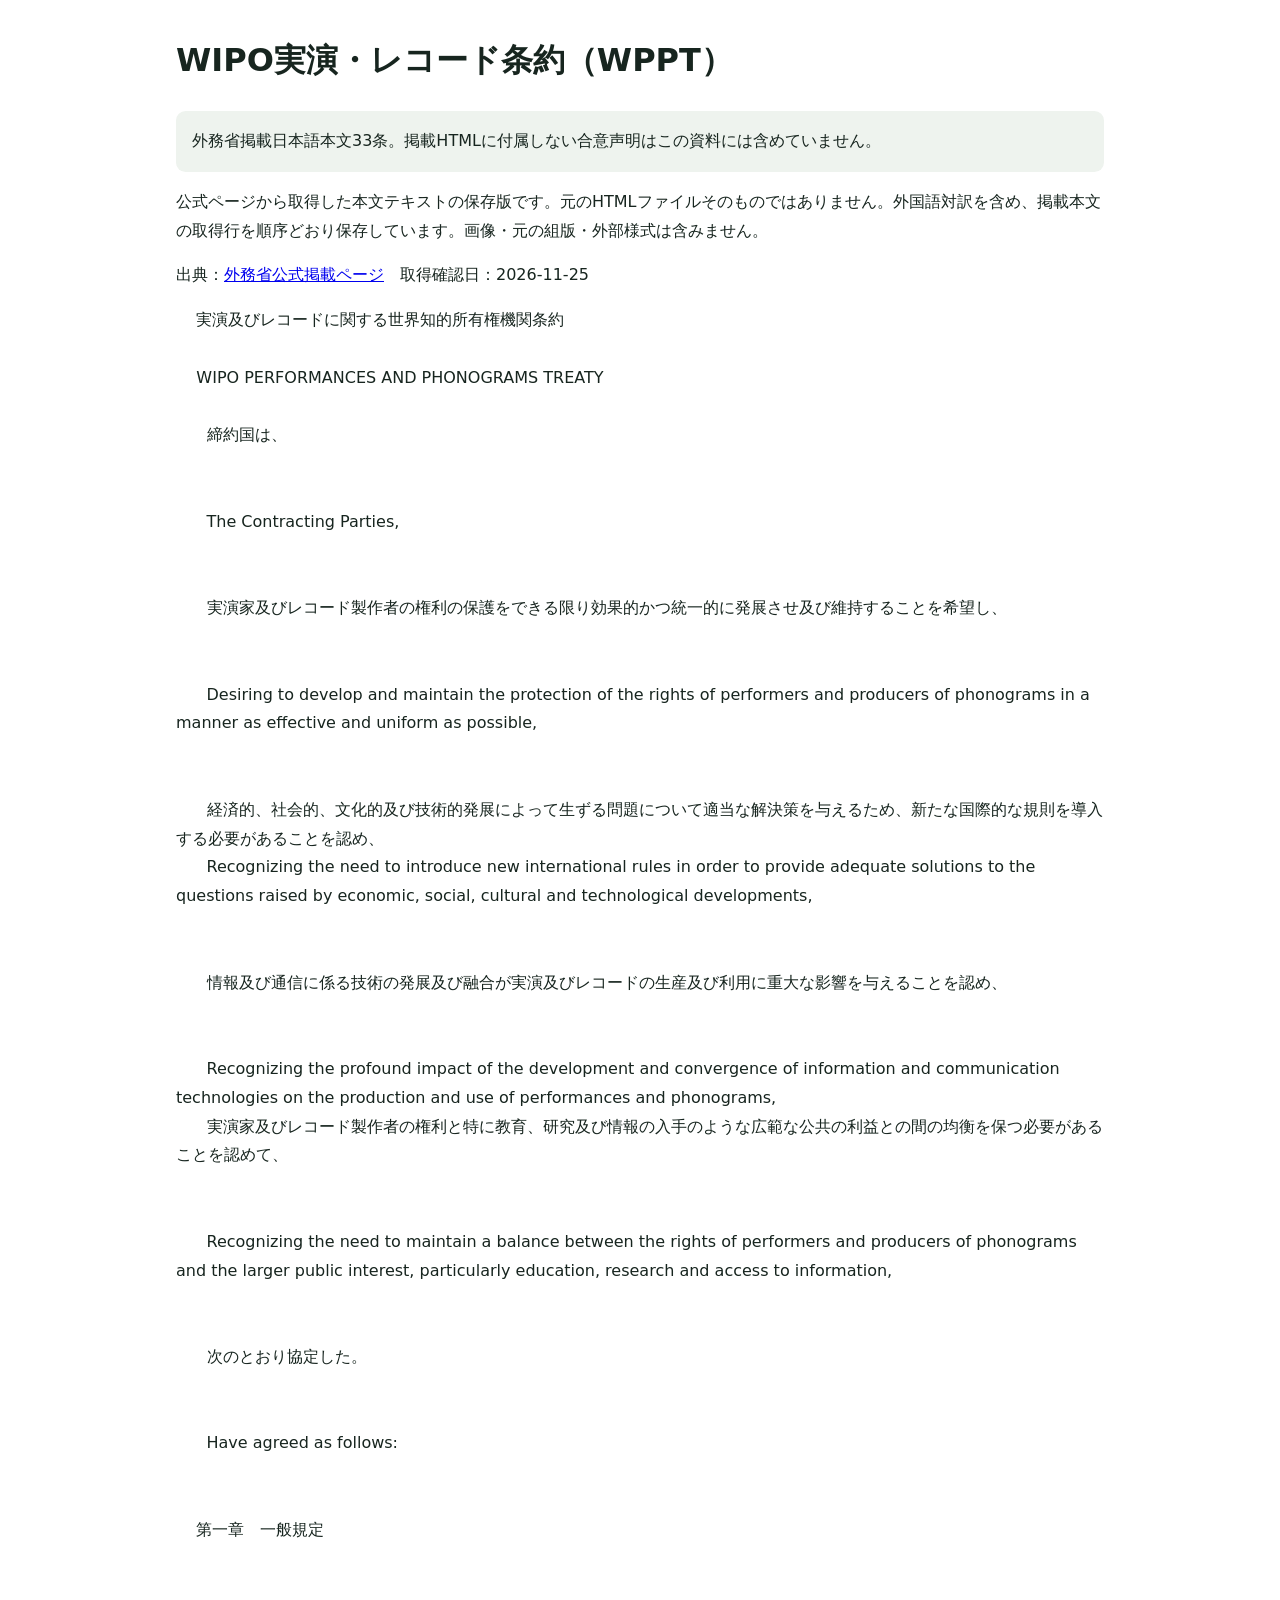
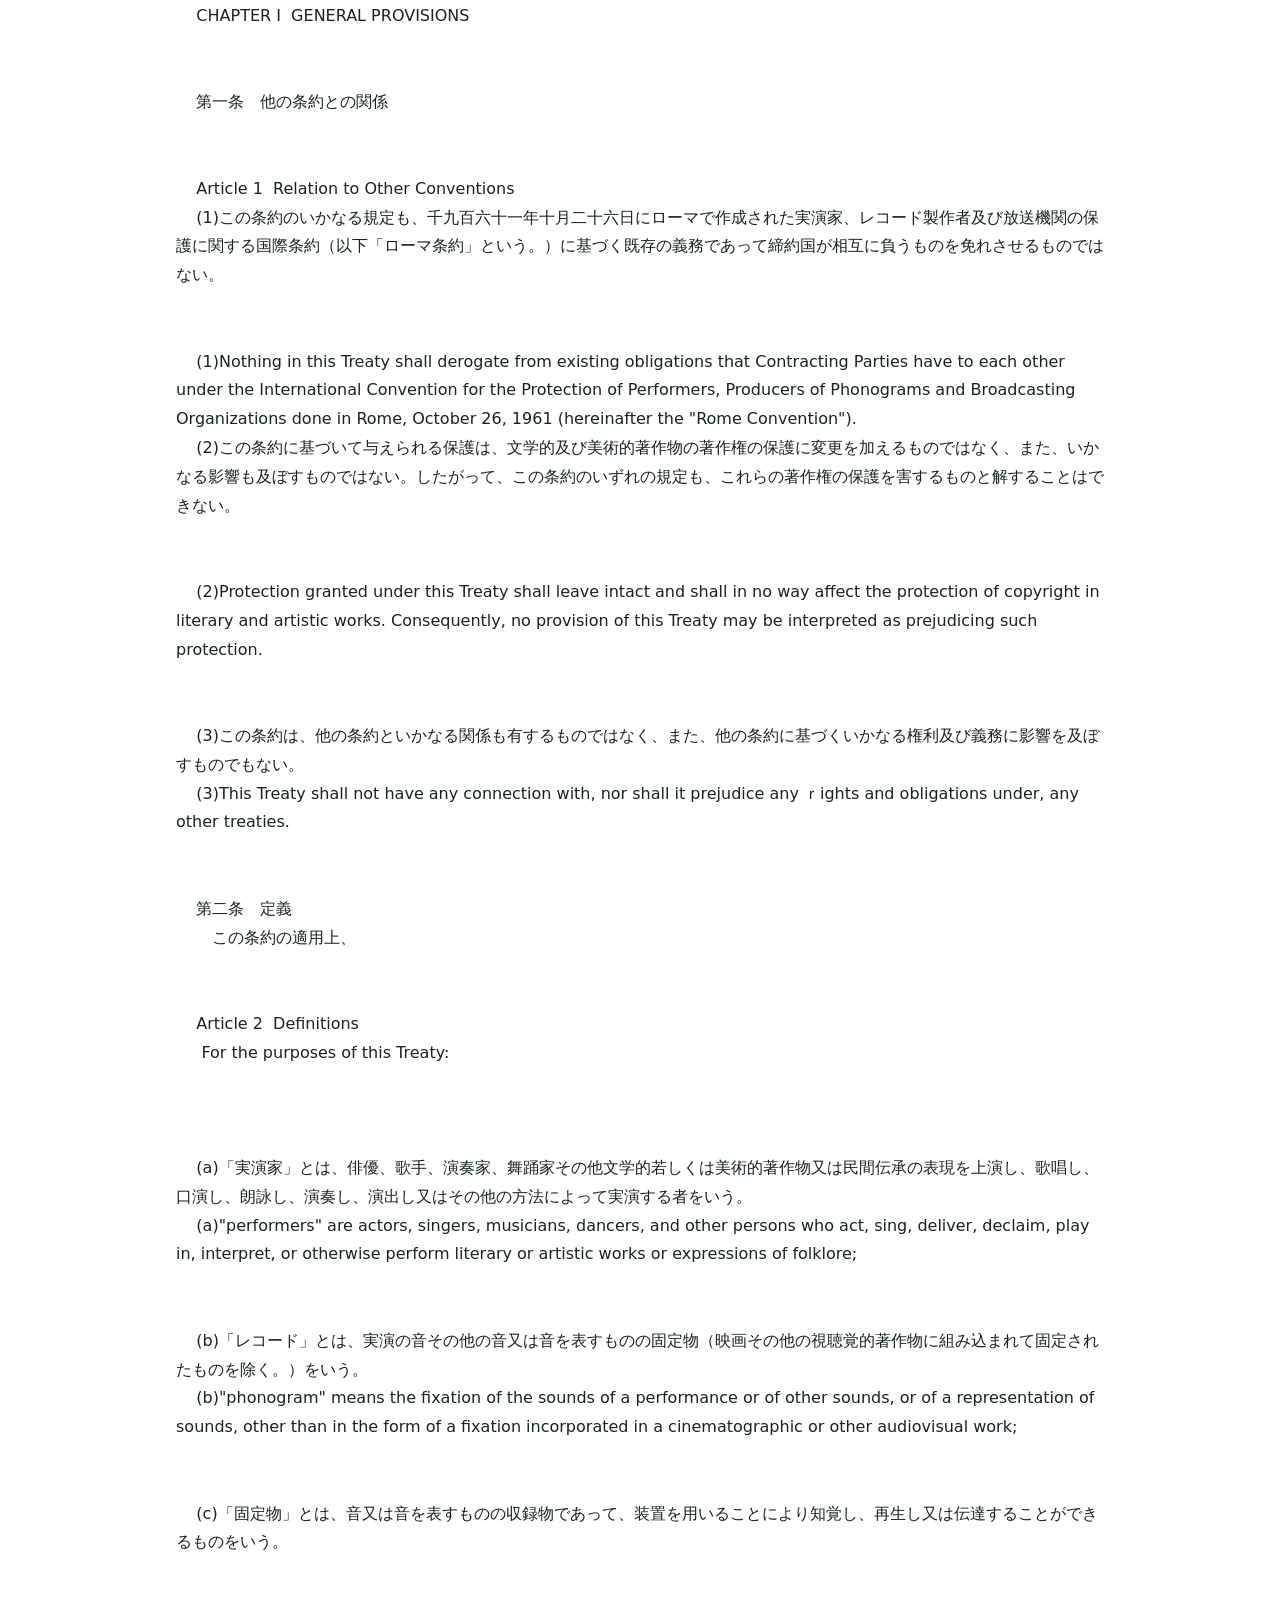
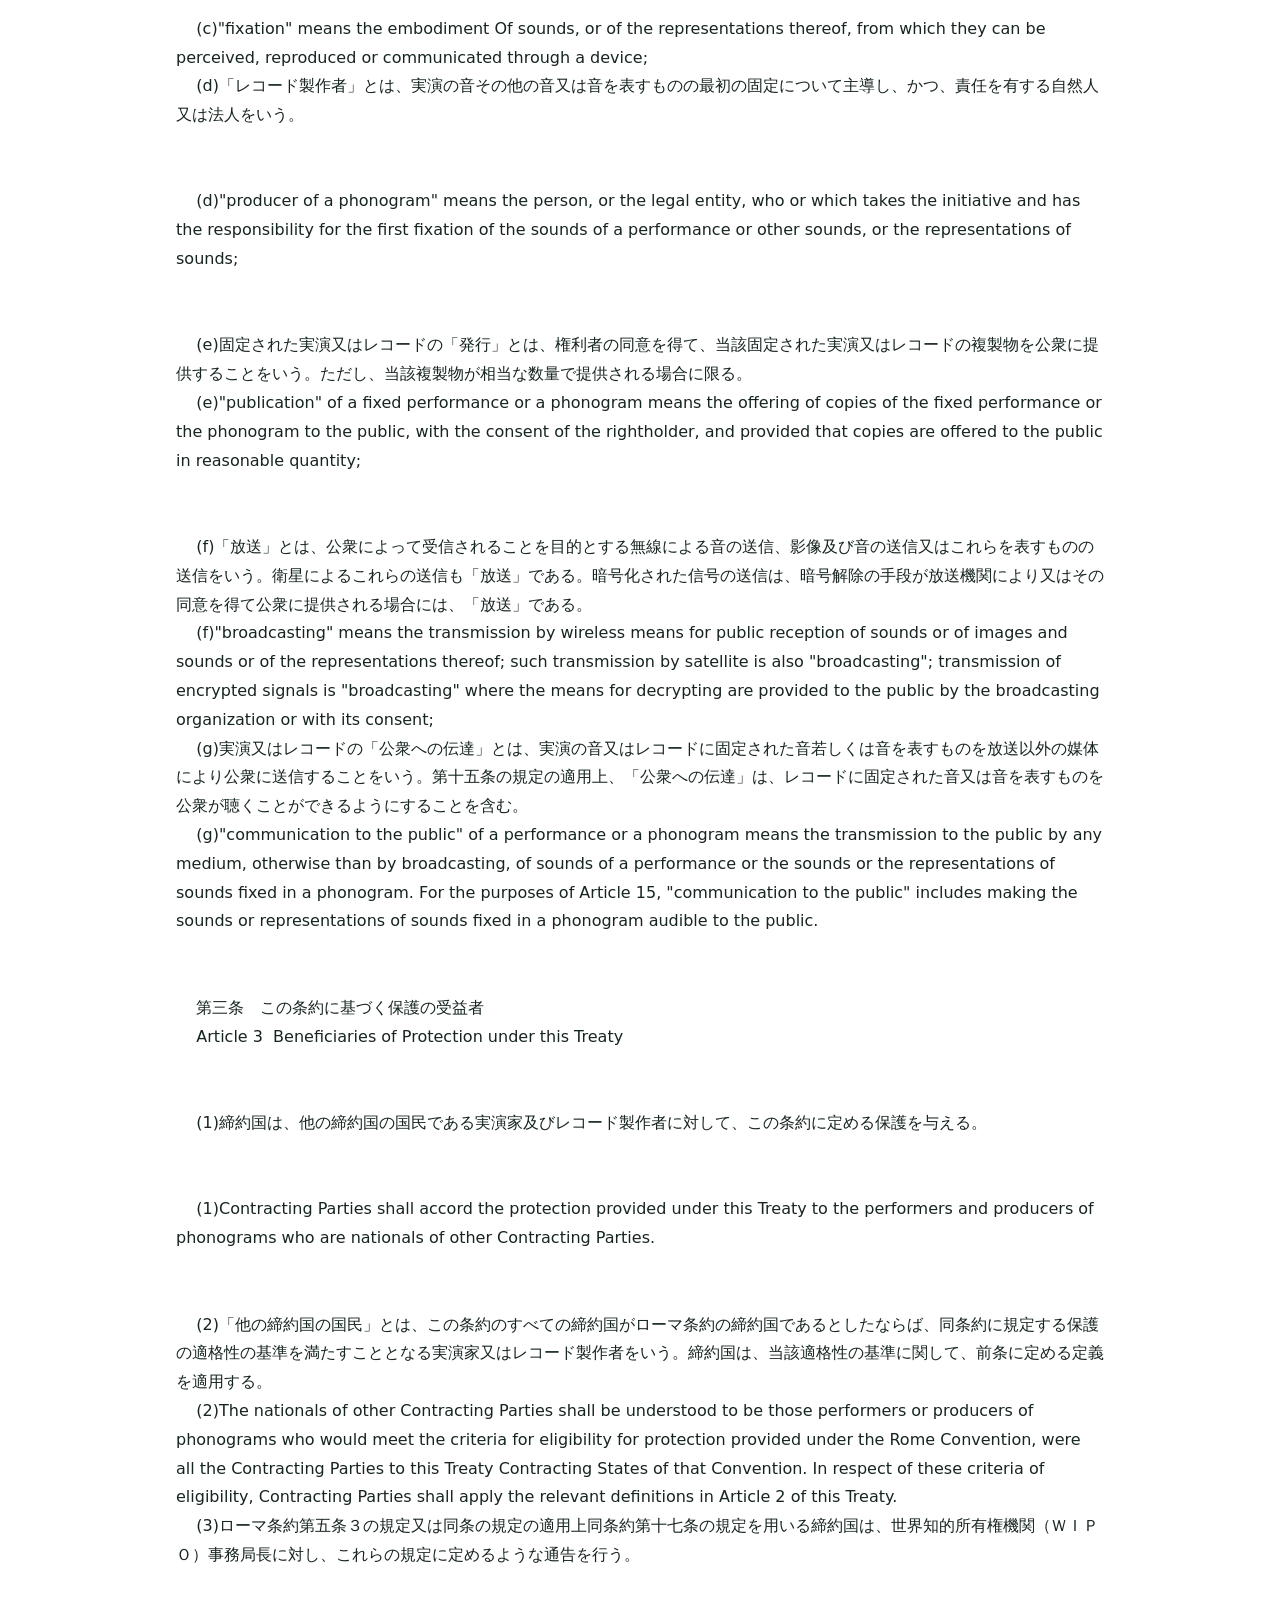
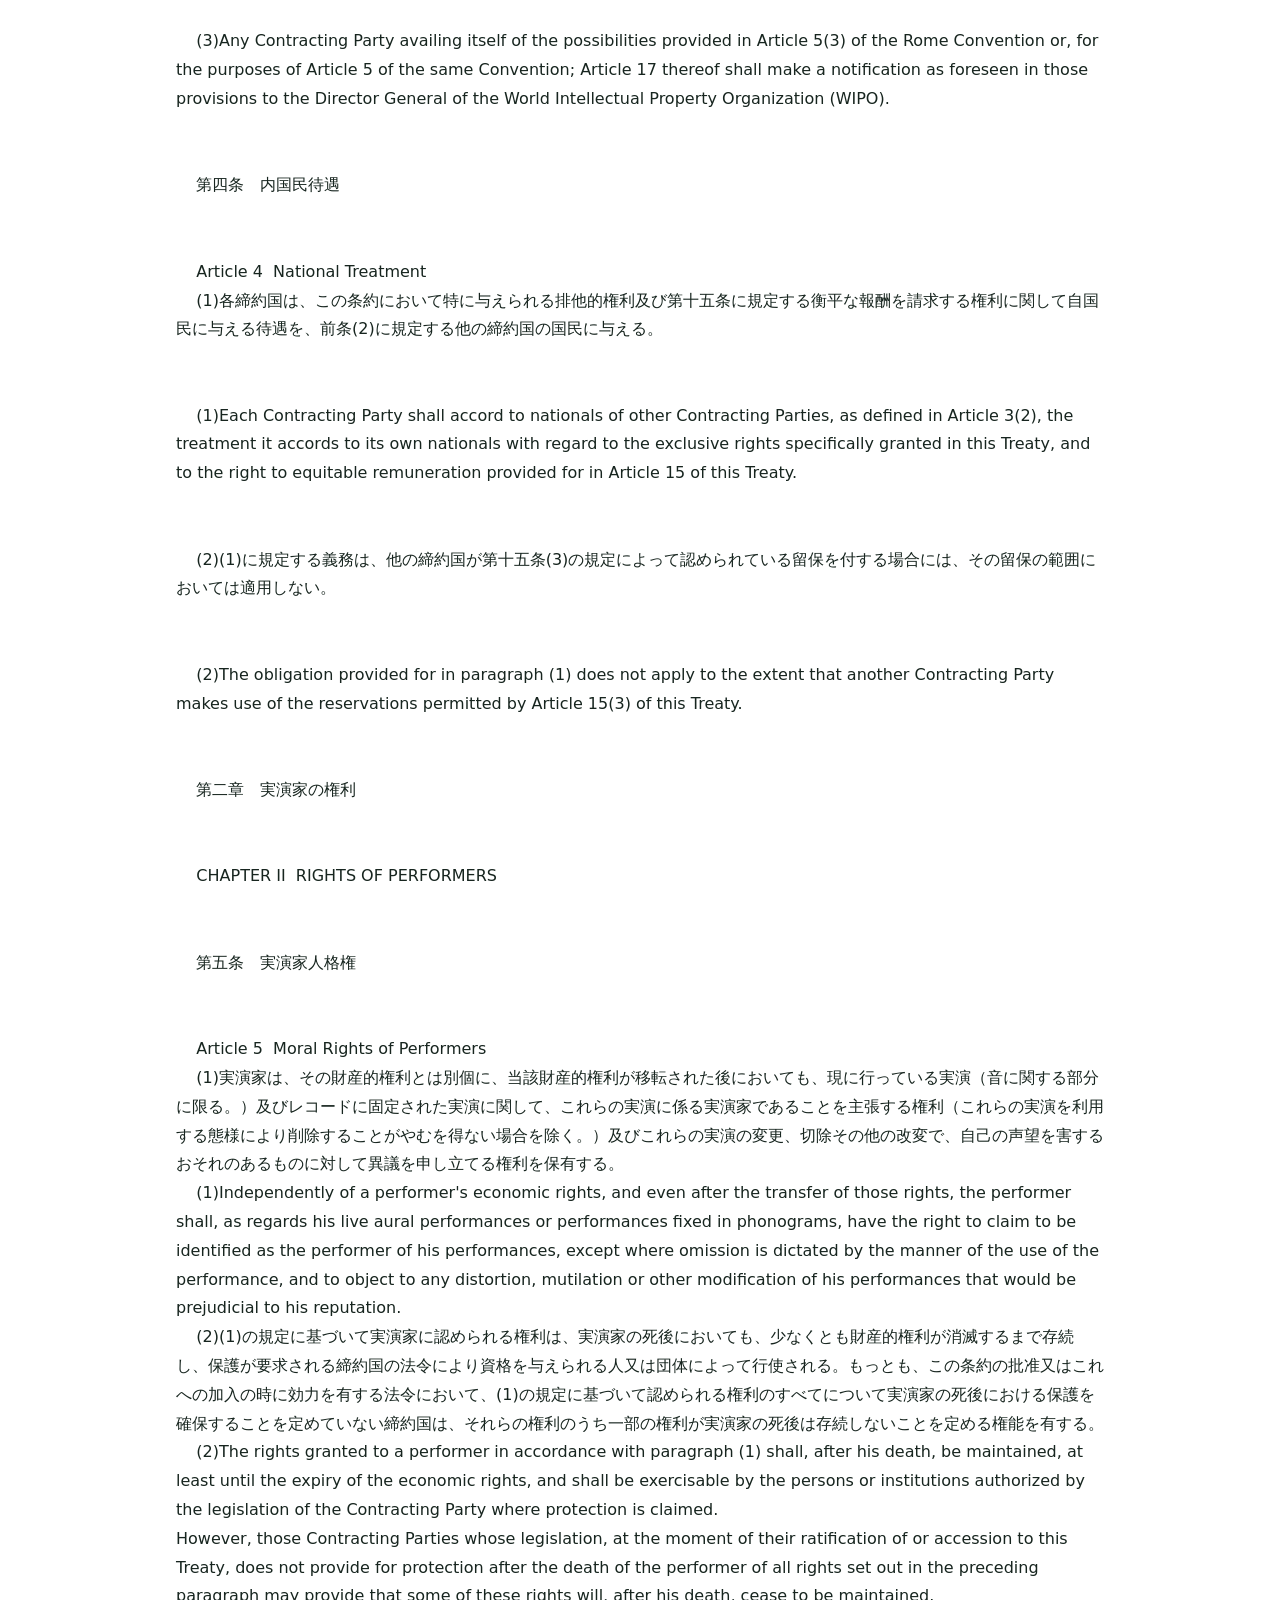
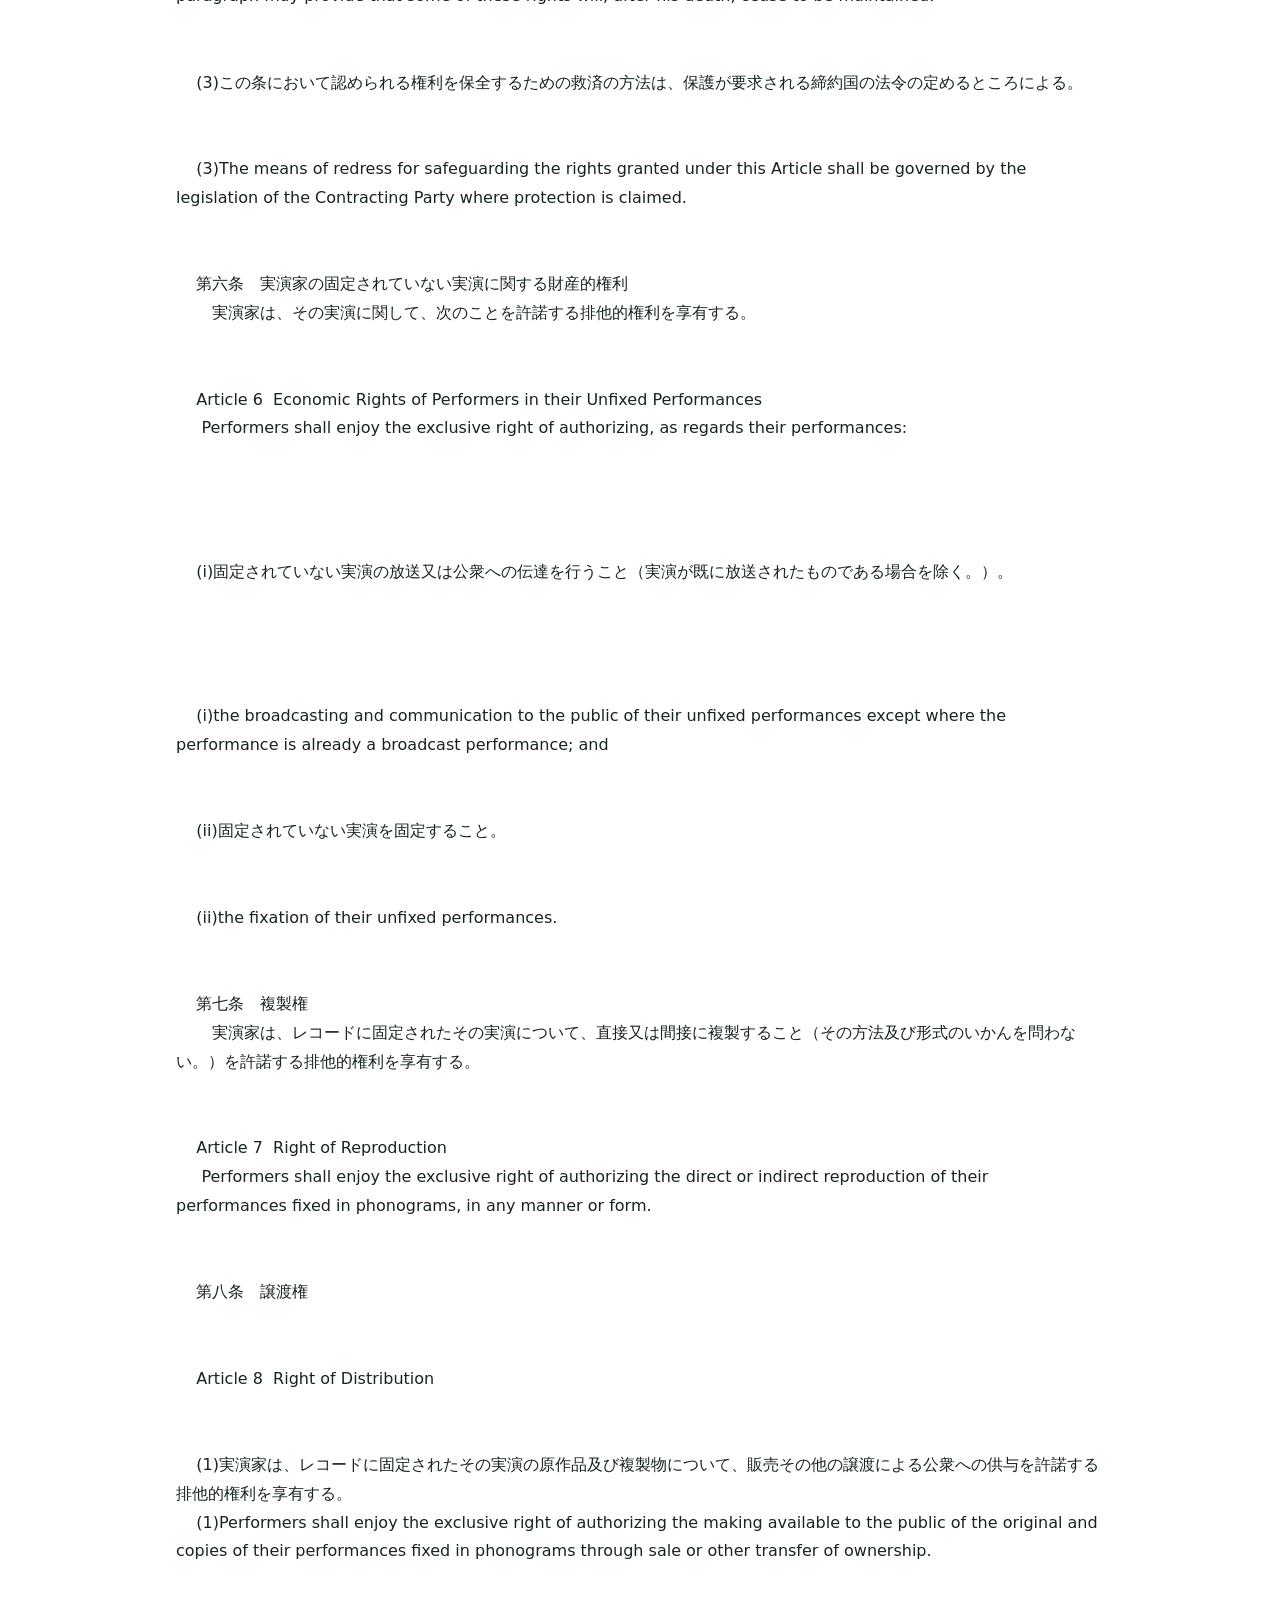
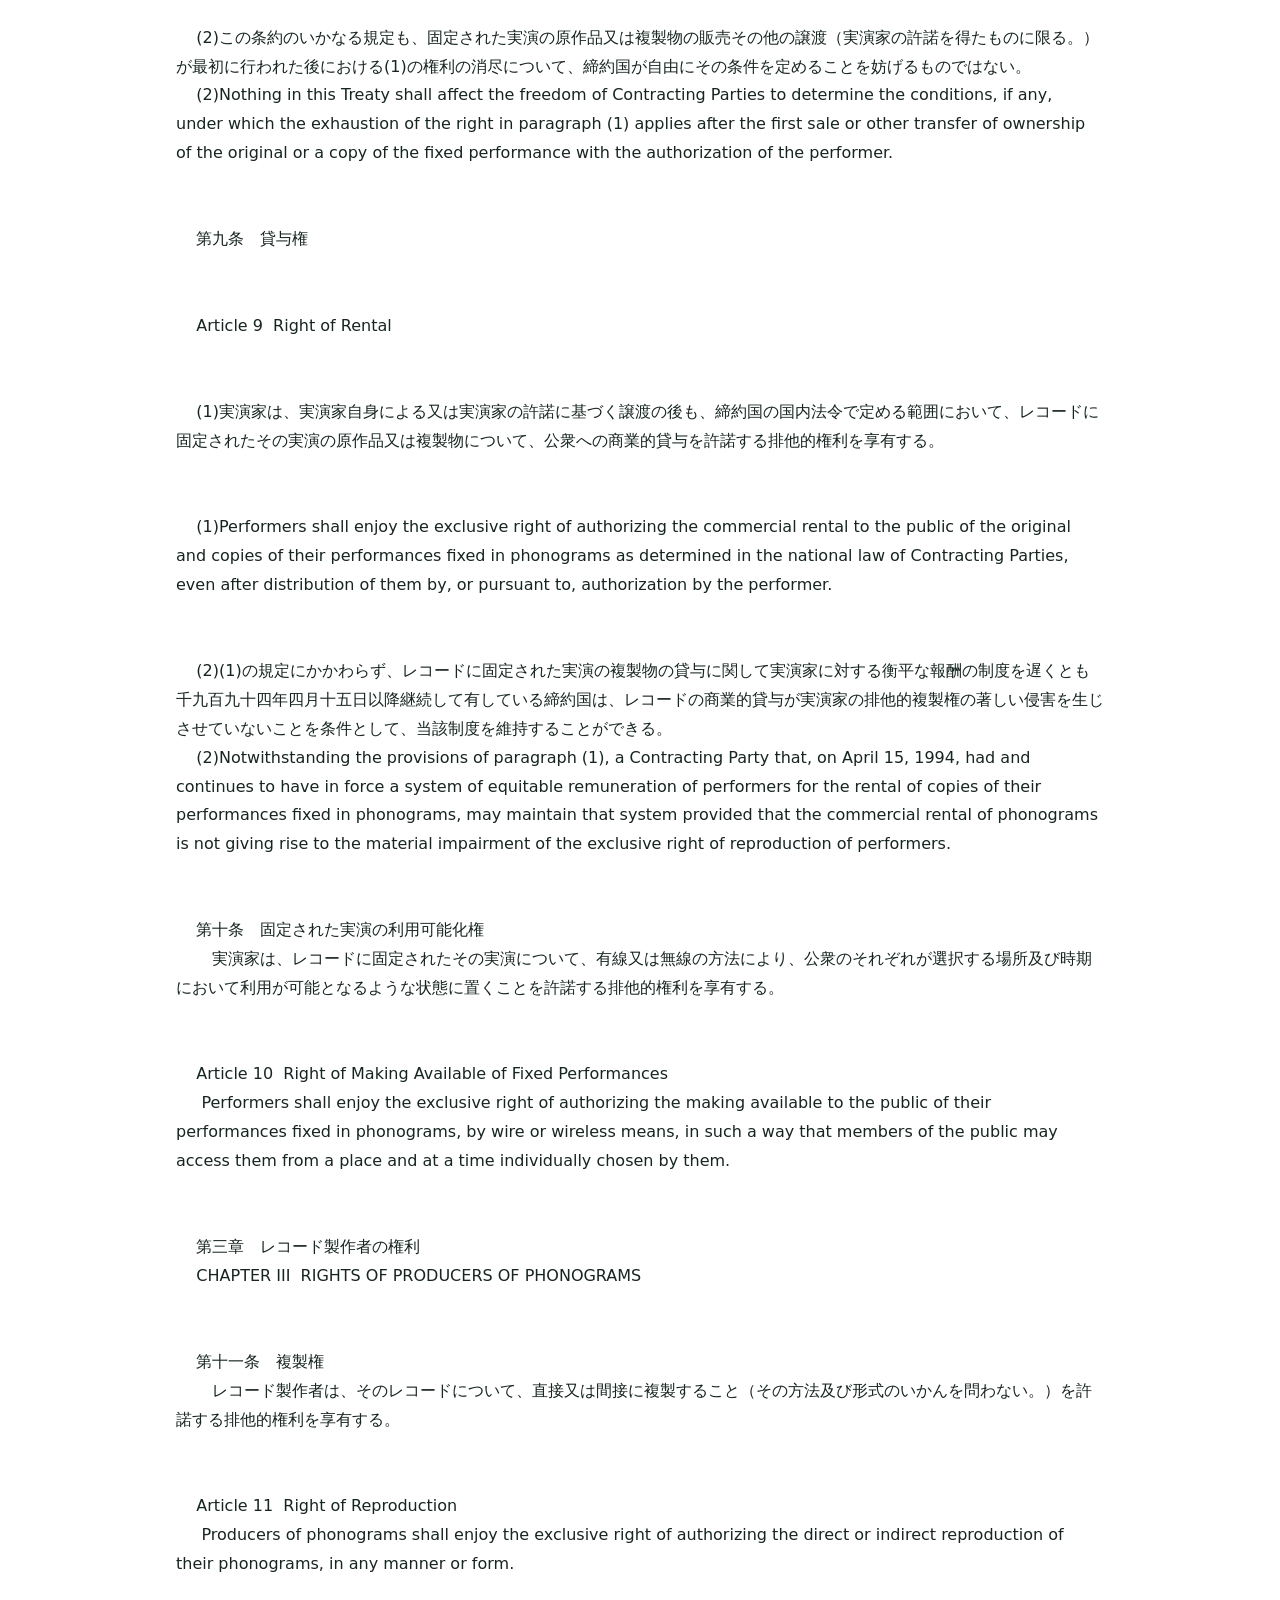
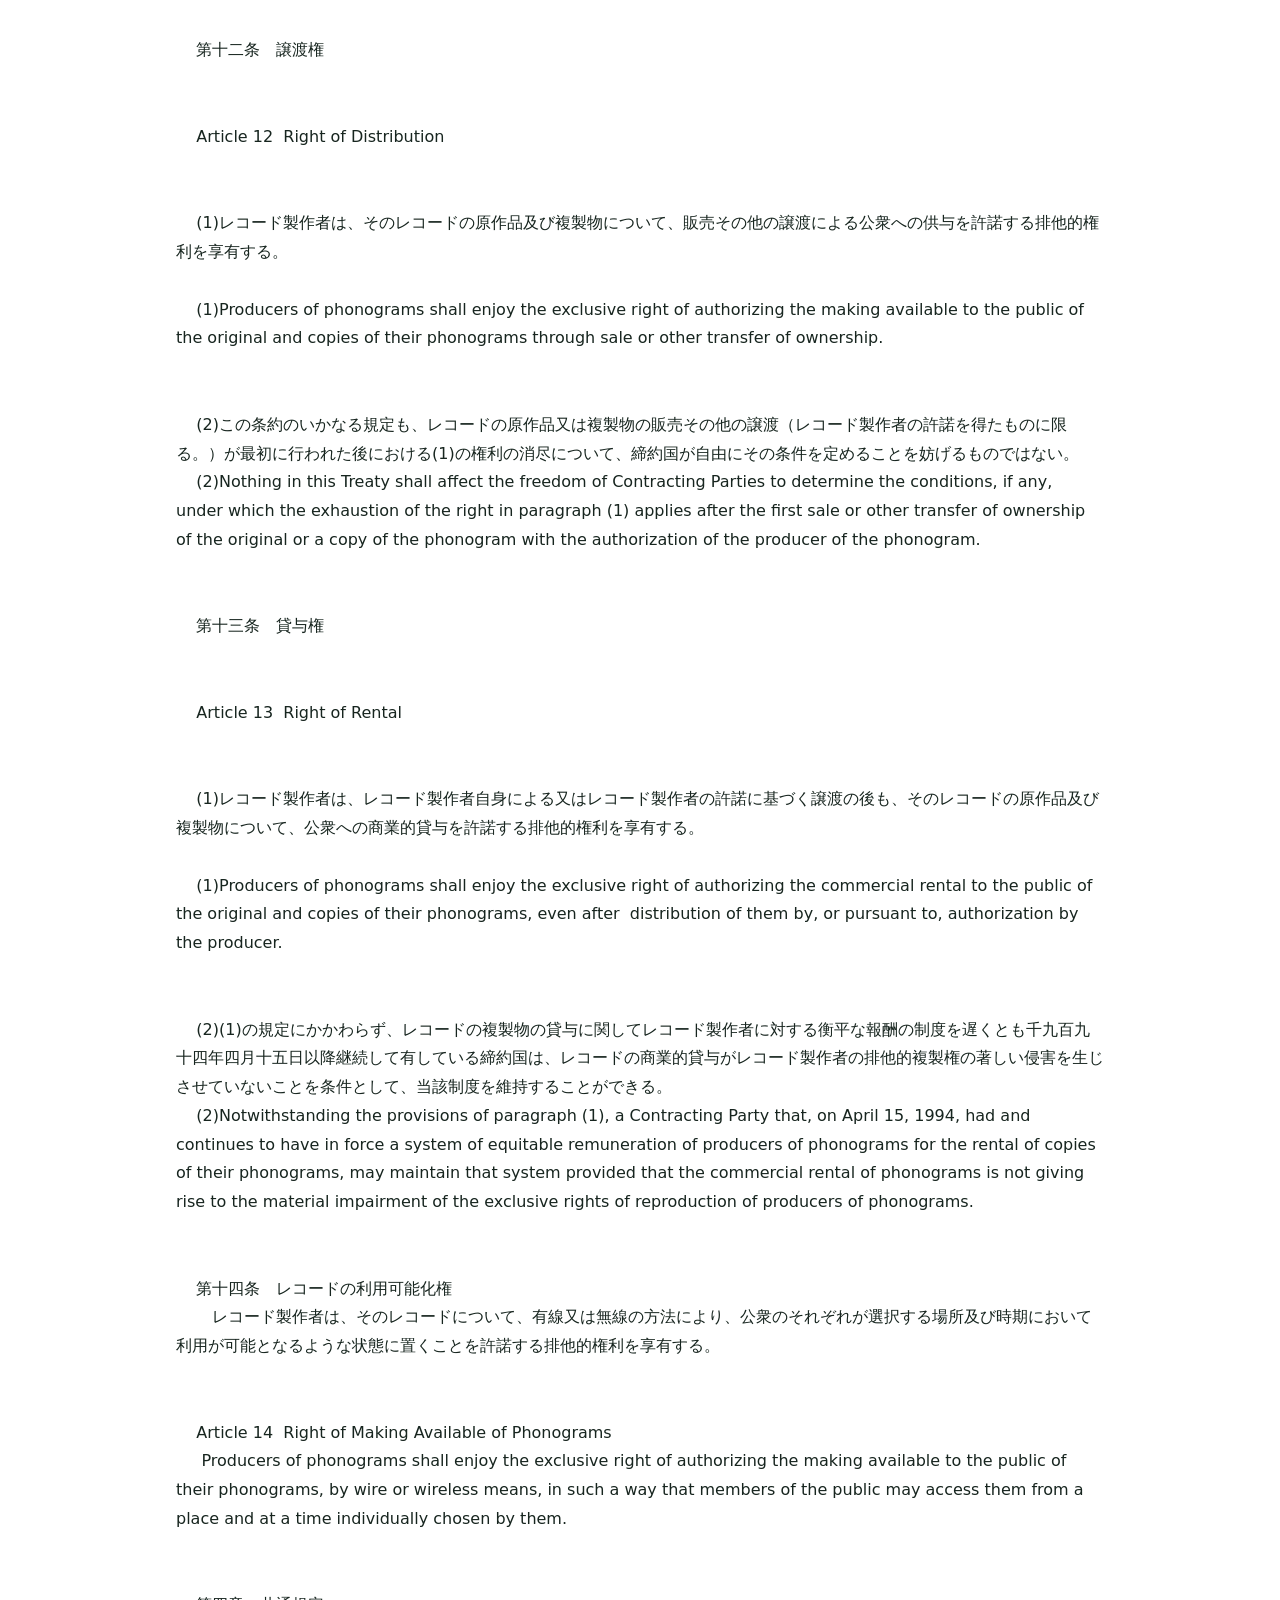
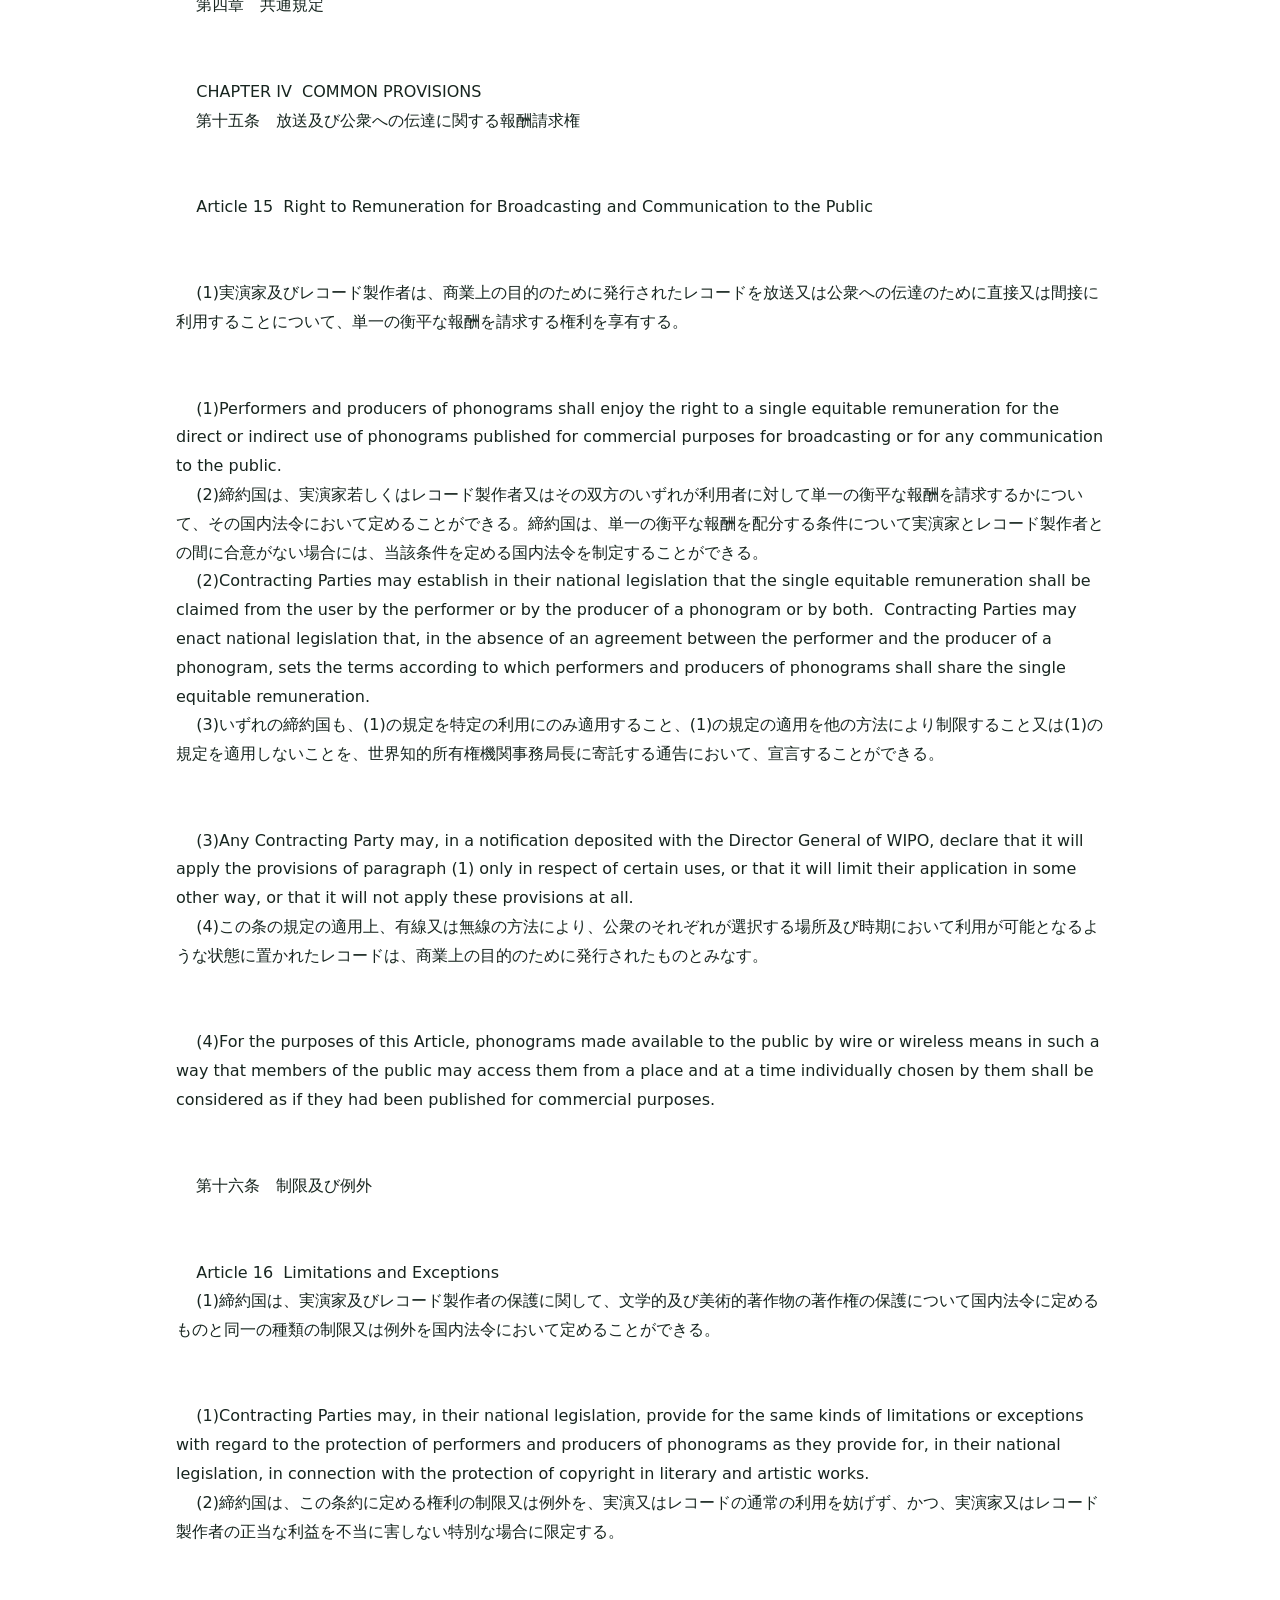
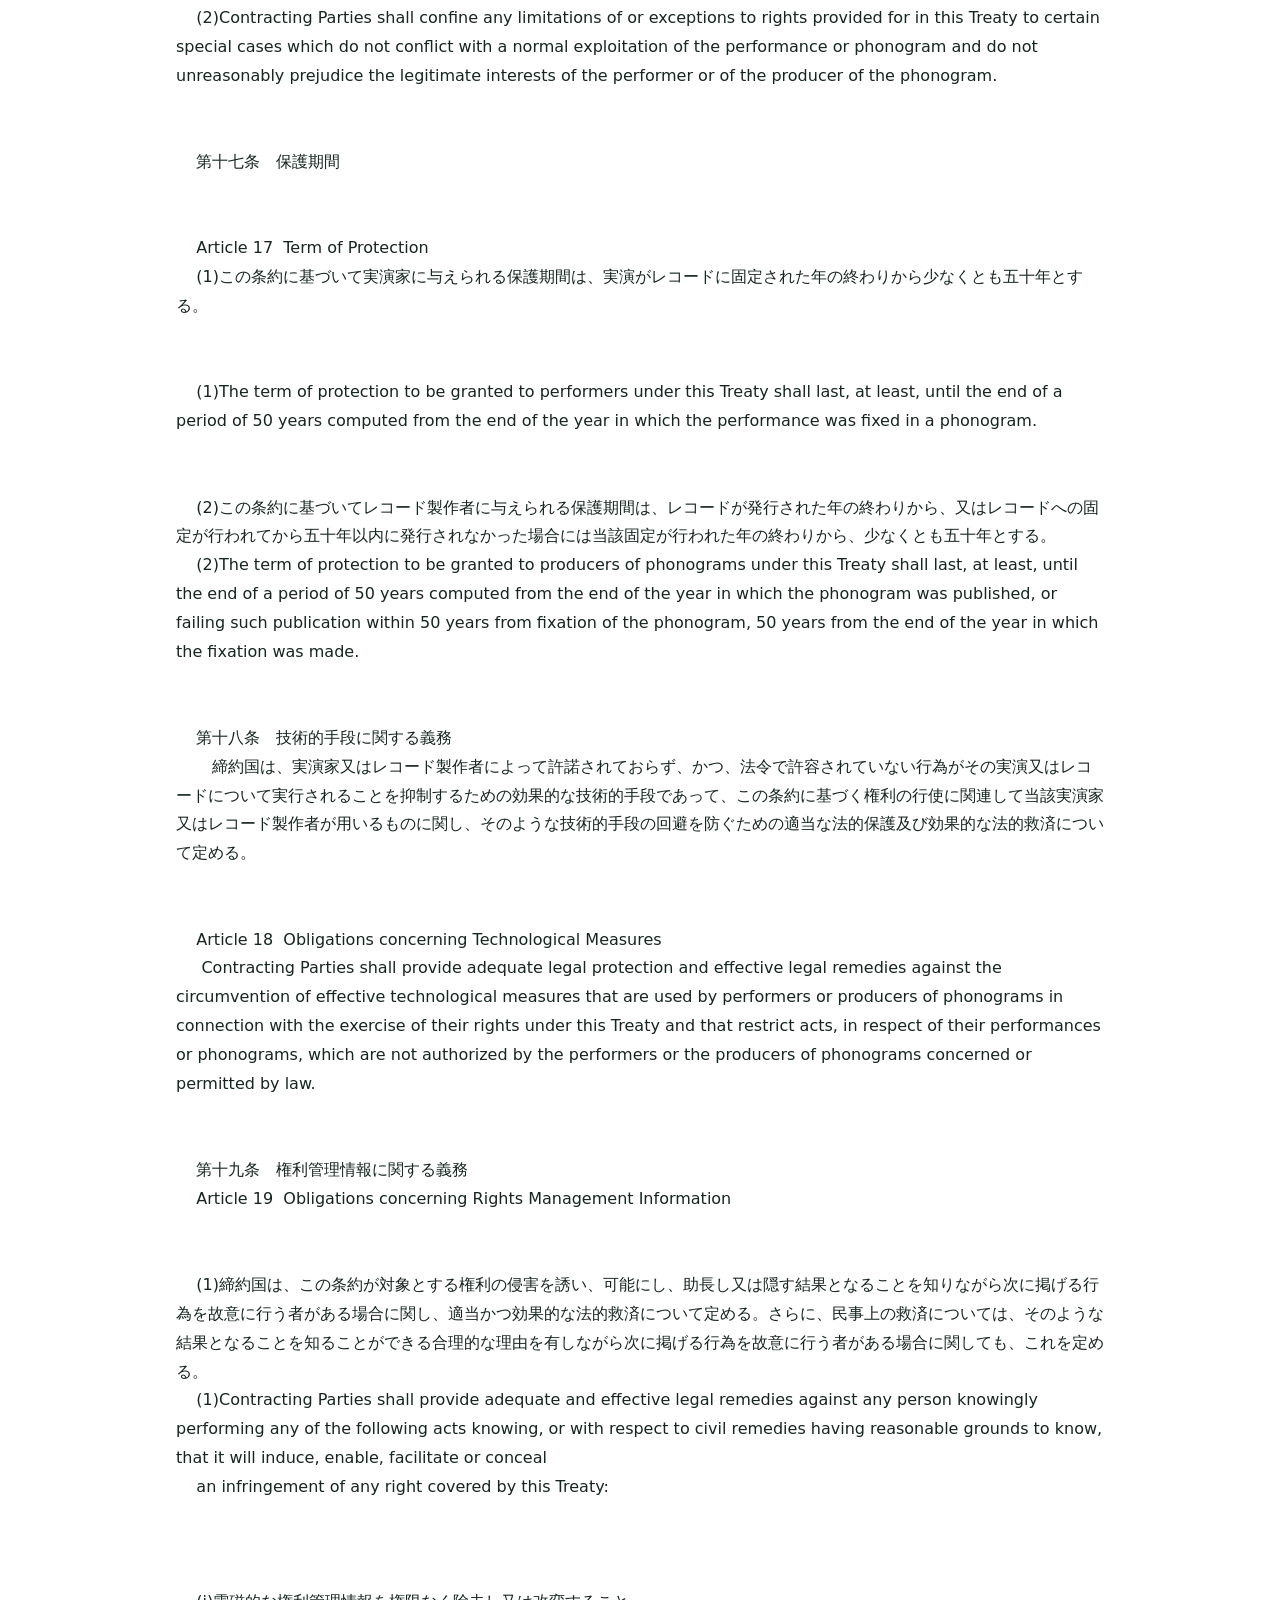
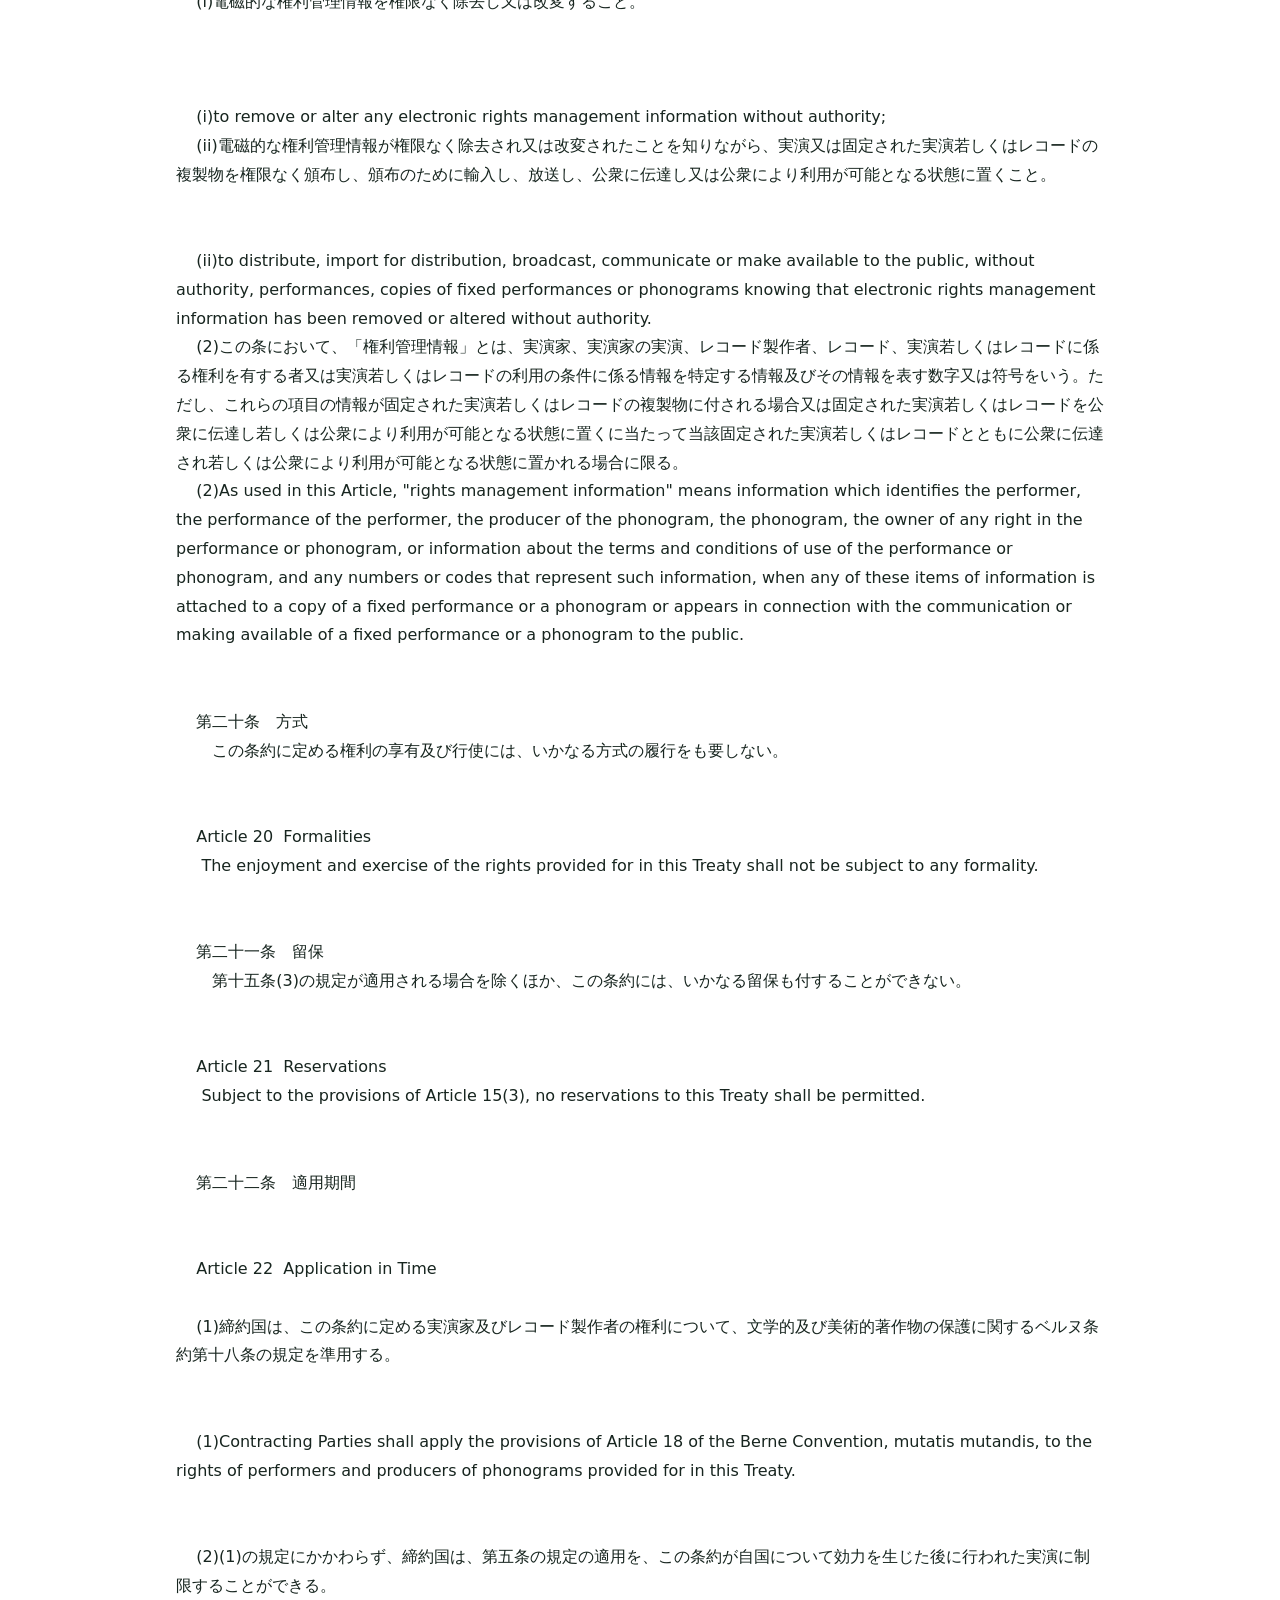
<file: treaty-corpus/wppt-source-text.html>
<!doctype html><html lang="ja"><meta charset="utf-8"><meta name="viewport" content="width=device-width,initial-scale=1"><title>WIPO実演・レコード条約（WPPT）</title><style>body{max-width:58rem;margin:2rem auto;padding:0 1rem;font-family:system-ui,sans-serif;line-height:1.8;color:#17251f}pre{white-space:pre-wrap;overflow-wrap:anywhere;font:inherit}.note{padding:1rem;background:#eef3ee;border-radius:.6rem}</style><h1>WIPO実演・レコード条約（WPPT）</h1><p class="note">外務省掲載日本語本文33条。掲載HTMLに付属しない合意声明はこの資料には含めていません。</p><p>公式ページから取得した本文テキストの保存版です。元のHTMLファイルそのものではありません。外国語対訳を含め、掲載本文の取得行を順序どおり保存しています。画像・元の組版・外部様式は含みません。</p><p>出典：<a href="https://www.mofa.go.jp/mofaj/gaiko/treaty/htmls/B-H14_15-007.html">外務省公式掲載ページ</a>　取得確認日：2026-11-25</p><pre>    実演及びレコードに関する世界知的所有権機関条約

    WIPO PERFORMANCES AND PHONOGRAMS TREATY

      締約国は、


      The Contracting Parties,


      実演家及びレコード製作者の権利の保護をできる限り効果的かつ統一的に発展させ及び維持することを希望し、


      Desiring to develop and maintain the protection of the rights of performers and producers of phonograms in a manner as effective and uniform as possible,


      経済的、社会的、文化的及び技術的発展によって生ずる問題について適当な解決策を与えるため、新たな国際的な規則を導入する必要があることを認め、
      Recognizing the need to introduce new international rules in order to provide adequate solutions to the questions raised by economic, social, cultural and technological developments,


      情報及び通信に係る技術の発展及び融合が実演及びレコードの生産及び利用に重大な影響を与えることを認め、


      Recognizing the profound impact of the development and convergence of information and communication technologies on the production and use of performances and phonograms,
      実演家及びレコード製作者の権利と特に教育、研究及び情報の入手のような広範な公共の利益との間の均衡を保つ必要があることを認めて、


      Recognizing the need to maintain a balance between the rights of performers and producers of phonograms and the larger public interest, particularly education, research and access to information,


      次のとおり協定した。


      Have agreed as follows:


    第一章　一般規定


    CHAPTER I  GENERAL PROVISIONS


    第一条　他の条約との関係


    Article 1  Relation to Other Conventions
    (1)この条約のいかなる規定も、千九百六十一年十月二十六日にローマで作成された実演家、レコード製作者及び放送機関の保護に関する国際条約（以下「ローマ条約」という。）に基づく既存の義務であって締約国が相互に負うものを免れさせるものではない。


    (1)Nothing in this Treaty shall derogate from existing obligations that Contracting Parties have to each other under the International Convention for the Protection of Performers, Producers of Phonograms and Broadcasting Organizations done in Rome, October 26, 1961 (hereinafter the &quot;Rome Convention&quot;).
    (2)この条約に基づいて与えられる保護は、文学的及び美術的著作物の著作権の保護に変更を加えるものではなく、また、いかなる影響も及ぼすものではない。したがって、この条約のいずれの規定も、これらの著作権の保護を害するものと解することはできない。


    (2)Protection granted under this Treaty shall leave intact and shall in no way affect the protection of copyright in literary and artistic works. Consequently, no provision of this Treaty may be interpreted as prejudicing such protection.


    (3)この条約は、他の条約といかなる関係も有するものではなく、また、他の条約に基づくいかなる権利及び義務に影響を及ぼすものでもない。
    (3)This Treaty shall not have any connection with, nor shall it prejudice any ｒights and obligations under, any other treaties.


    第二条　定義
    　この条約の適用上、


    Article 2  Definitions
     For the purposes of this Treaty:



    (a)「実演家」とは、俳優、歌手、演奏家、舞踊家その他文学的若しくは美術的著作物又は民間伝承の表現を上演し、歌唱し、口演し、朗詠し、演奏し、演出し又はその他の方法によって実演する者をいう。
    (a)&quot;performers&quot; are actors, singers, musicians, dancers, and other persons who act, sing, deliver, declaim, play in, interpret, or otherwise perform literary or artistic works or expressions of folklore;


    (b)「レコード」とは、実演の音その他の音又は音を表すものの固定物（映画その他の視聴覚的著作物に組み込まれて固定されたものを除く。）をいう。
    (b)&quot;phonogram&quot; means the fixation of the sounds of a performance or of other sounds, or of a representation of sounds, other than in the form of a fixation incorporated in a cinematographic or other audiovisual work;


    (c)「固定物」とは、音又は音を表すものの収録物であって、装置を用いることにより知覚し、再生し又は伝達することができるものをいう。


    (c)&quot;fixation&quot; means the embodiment Of sounds, or of the representations thereof, from which they can be perceived, reproduced or communicated through a device;
    (d)「レコード製作者」とは、実演の音その他の音又は音を表すものの最初の固定について主導し、かつ、責任を有する自然人又は法人をいう。


    (d)&quot;producer of a phonogram&quot; means the person, or the legal entity, who or which takes the initiative and has the responsibility for the first fixation of the sounds of a performance or other sounds, or the representations of sounds;


    (e)固定された実演又はレコードの「発行」とは、権利者の同意を得て、当該固定された実演又はレコードの複製物を公衆に提供することをいう。ただし、当該複製物が相当な数量で提供される場合に限る。
    (e)&quot;publication&quot; of a fixed performance or a phonogram means the offering of copies of the fixed performance or the phonogram to the public, with the consent of the rightholder, and provided that copies are offered to the public in reasonable quantity;


    (f)「放送」とは、公衆によって受信されることを目的とする無線による音の送信、影像及び音の送信又はこれらを表すものの送信をいう。衛星によるこれらの送信も「放送」である。暗号化された信号の送信は、暗号解除の手段が放送機関により又はその同意を得て公衆に提供される場合には、「放送」である。
    (f)&quot;broadcasting&quot; means the transmission by wireless means for public reception of sounds or of images and sounds or of the representations thereof; such transmission by satellite is also &quot;broadcasting&quot;; transmission of encrypted signals is &quot;broadcasting&quot; where the means for decrypting are provided to the public by the broadcasting organization or with its consent;
    (g)実演又はレコードの「公衆への伝達」とは、実演の音又はレコードに固定された音若しくは音を表すものを放送以外の媒体により公衆に送信することをいう。第十五条の規定の適用上、「公衆への伝達」は、レコードに固定された音又は音を表すものを公衆が聴くことができるようにすることを含む。
    (g)&quot;communication to the public&quot; of a performance or a phonogram means the transmission to the public by any medium, otherwise than by broadcasting, of sounds of a performance or the sounds or the representations of sounds fixed in a phonogram. For the purposes of Article 15, &quot;communication to the public&quot; includes making the sounds or representations of sounds fixed in a phonogram audible to the public.


    第三条　この条約に基づく保護の受益者
    Article 3  Beneficiaries of Protection under this Treaty


    (1)締約国は、他の締約国の国民である実演家及びレコード製作者に対して、この条約に定める保護を与える。


    (1)Contracting Parties shall accord the protection provided under this Treaty to the performers and producers of phonograms who are nationals of other Contracting Parties.


    (2)「他の締約国の国民」とは、この条約のすべての締約国がローマ条約の締約国であるとしたならば、同条約に規定する保護の適格性の基準を満たすこととなる実演家又はレコード製作者をいう。締約国は、当該適格性の基準に関して、前条に定める定義を適用する。
    (2)The nationals of other Contracting Parties shall be understood to be those performers or producers of phonograms who would meet the criteria for eligibility for protection provided under the Rome Convention, were all the Contracting Parties to this Treaty Contracting States of that Convention. In respect of these criteria of eligibility, Contracting Parties shall apply the relevant definitions in Article 2 of this Treaty.
    (3)ローマ条約第五条３の規定又は同条の規定の適用上同条約第十七条の規定を用いる締約国は、世界知的所有権機関（ＷＩＰＯ）事務局長に対し、これらの規定に定めるような通告を行う。


    (3)Any Contracting Party availing itself of the possibilities provided in Article 5(3) of the Rome Convention or, for the purposes of Article 5 of the same Convention; Article 17 thereof shall make a notification as foreseen in those provisions to the Director General of the World Intellectual Property Organization (WIPO).


    第四条　内国民待遇


    Article 4  National Treatment
    (1)各締約国は、この条約において特に与えられる排他的権利及び第十五条に規定する衡平な報酬を請求する権利に関して自国民に与える待遇を、前条(2)に規定する他の締約国の国民に与える。


    (1)Each Contracting Party shall accord to nationals of other Contracting Parties, as defined in Article 3(2), the treatment it accords to its own nationals with regard to the exclusive rights specifically granted in this Treaty, and to the right to equitable remuneration provided for in Article 15 of this Treaty.


    (2)(1)に規定する義務は、他の締約国が第十五条(3)の規定によって認められている留保を付する場合には、その留保の範囲においては適用しない。


    (2)The obligation provided for in paragraph (1) does not apply to the extent that another Contracting Party makes use of the reservations permitted by Article 15(3) of this Treaty.


    第二章　実演家の権利


    CHAPTER II  RIGHTS OF PERFORMERS


    第五条　実演家人格権


    Article 5  Moral Rights of Performers
    (1)実演家は、その財産的権利とは別個に、当該財産的権利が移転された後においても、現に行っている実演（音に関する部分に限る。）及びレコードに固定された実演に関して、これらの実演に係る実演家であることを主張する権利（これらの実演を利用する態様により削除することがやむを得ない場合を除く。）及びこれらの実演の変更、切除その他の改変で、自己の声望を害するおそれのあるものに対して異議を申し立てる権利を保有する。
    (1)Independently of a performer&#x27;s economic rights, and even after the transfer of those rights, the performer shall, as regards his live aural performances or performances fixed in phonograms, have the right to claim to be identified as the performer of his performances, except where omission is dictated by the manner of the use of the performance, and to object to any distortion, mutilation or other modification of his performances that would be prejudicial to his reputation.
    (2)(1)の規定に基づいて実演家に認められる権利は、実演家の死後においても、少なくとも財産的権利が消滅するまで存続し、保護が要求される締約国の法令により資格を与えられる人又は団体によって行使される。もっとも、この条約の批准又はこれへの加入の時に効力を有する法令において、(1)の規定に基づいて認められる権利のすべてについて実演家の死後における保護を確保することを定めていない締約国は、それらの権利のうち一部の権利が実演家の死後は存続しないことを定める権能を有する。
    (2)The rights granted to a performer in accordance with paragraph (1) shall, after his death, be maintained, at least until the expiry of the economic rights, and shall be exercisable by the persons or institutions authorized by the legislation of the Contracting Party where protection is claimed.
However, those Contracting Parties whose legislation, at the moment of their ratification of or accession to this Treaty, does not provide for protection after the death of the performer of all rights set out in the preceding paragraph may provide that some of these rights will, after his death, cease to be maintained.


    (3)この条において認められる権利を保全するための救済の方法は、保護が要求される締約国の法令の定めるところによる。


    (3)The means of redress for safeguarding the rights granted under this Article shall be governed by the legislation of the Contracting Party where protection is claimed.


    第六条　実演家の固定されていない実演に関する財産的権利
    　実演家は、その実演に関して、次のことを許諾する排他的権利を享有する。


    Article 6  Economic Rights of Performers in their Unfixed Performances
     Performers shall enjoy the exclusive right of authorizing, as regards their performances:




    (i)固定されていない実演の放送又は公衆への伝達を行うこと（実演が既に放送されたものである場合を除く。）。




    (i)the broadcasting and communication to the public of their unfixed performances except where the performance is already a broadcast performance; and


    (ii)固定されていない実演を固定すること。


    (ii)the fixation of their unfixed performances.


    第七条　複製権
    　実演家は、レコードに固定されたその実演について、直接又は間接に複製すること（その方法及び形式のいかんを問わない。）を許諾する排他的権利を享有する。


    Article 7  Right of Reproduction
     Performers shall enjoy the exclusive right of authorizing the direct or indirect reproduction of their performances fixed in phonograms, in any manner or form.


    第八条　譲渡権


    Article 8  Right of Distribution


    (1)実演家は、レコードに固定されたその実演の原作品及び複製物について、販売その他の譲渡による公衆への供与を許諾する排他的権利を享有する。
    (1)Performers shall enjoy the exclusive right of authorizing the making available to the public of the original and copies of their performances fixed in phonograms through sale or other transfer of ownership.


    (2)この条約のいかなる規定も、固定された実演の原作品又は複製物の販売その他の譲渡（実演家の許諾を得たものに限る。）が最初に行われた後における(1)の権利の消尽について、締約国が自由にその条件を定めることを妨げるものではない。
    (2)Nothing in this Treaty shall affect the freedom of Contracting Parties to determine the conditions, if any, under which the exhaustion of the right in paragraph (1) applies after the first sale or other transfer of ownership of the original or a copy of the fixed performance with the authorization of the performer.


    第九条　貸与権


    Article 9  Right of Rental


    (1)実演家は、実演家自身による又は実演家の許諾に基づく譲渡の後も、締約国の国内法令で定める範囲において、レコードに固定されたその実演の原作品又は複製物について、公衆への商業的貸与を許諾する排他的権利を享有する。


    (1)Performers shall enjoy the exclusive right of authorizing the commercial rental to the public of the original and copies of their performances fixed in phonograms as determined in the national law of Contracting Parties, even after distribution of them by, or pursuant to, authorization by the performer.


    (2)(1)の規定にかかわらず、レコードに固定された実演の複製物の貸与に関して実演家に対する衡平な報酬の制度を遅くとも千九百九十四年四月十五日以降継続して有している締約国は、レコードの商業的貸与が実演家の排他的複製権の著しい侵害を生じさせていないことを条件として、当該制度を維持することができる。
    (2)Notwithstanding the provisions of paragraph (1), a Contracting Party that, on April 15, 1994, had and continues to have in force a system of equitable remuneration of performers for the rental of copies of their performances fixed in phonograms, may maintain that system provided that the commercial rental of phonograms is not giving rise to the material impairment of the exclusive right of reproduction of performers.


    第十条　固定された実演の利用可能化権
    　実演家は、レコードに固定されたその実演について、有線又は無線の方法により、公衆のそれぞれが選択する場所及び時期において利用が可能となるような状態に置くことを許諾する排他的権利を享有する。


    Article 10  Right of Making Available of Fixed Performances
     Performers shall enjoy the exclusive right of authorizing the making available to the public of their performances fixed in phonograms, by wire or wireless means, in such a way that members of the public may access them from a place and at a time individually chosen by them.


    第三章　レコード製作者の権利
    CHAPTER III  RIGHTS OF PRODUCERS OF PHONOGRAMS


    第十一条　複製権
    　レコード製作者は、そのレコードについて、直接又は間接に複製すること（その方法及び形式のいかんを問わない。）を許諾する排他的権利を享有する。


    Article 11  Right of Reproduction
     Producers of phonograms shall enjoy the exclusive right of authorizing the direct or indirect reproduction of their phonograms, in any manner or form.


    第十二条　譲渡権


    Article 12  Right of Distribution


    (1)レコード製作者は、そのレコードの原作品及び複製物について、販売その他の譲渡による公衆への供与を許諾する排他的権利を享有する。

    (1)Producers of phonograms shall enjoy the exclusive right of authorizing the making available to the public of the original and copies of their phonograms through sale or other transfer of ownership.


    (2)この条約のいかなる規定も、レコードの原作品又は複製物の販売その他の譲渡（レコード製作者の許諾を得たものに限る。）が最初に行われた後における(1)の権利の消尽について、締約国が自由にその条件を定めることを妨げるものではない。
    (2)Nothing in this Treaty shall affect the freedom of Contracting Parties to determine the conditions, if any, under which the exhaustion of the right in paragraph (1) applies after the first sale or other transfer of ownership of the original or a copy of the phonogram with the authorization of the producer of the phonogram.


    第十三条　貸与権


    Article 13  Right of Rental


    (1)レコード製作者は、レコード製作者自身による又はレコード製作者の許諾に基づく譲渡の後も、そのレコードの原作品及び複製物について、公衆への商業的貸与を許諾する排他的権利を享有する。

    (1)Producers of phonograms shall enjoy the exclusive right of authorizing the commercial rental to the public of the original and copies of their phonograms, even after  distribution of them by, or pursuant to, authorization by the producer.


    (2)(1)の規定にかかわらず、レコードの複製物の貸与に関してレコード製作者に対する衡平な報酬の制度を遅くとも千九百九十四年四月十五日以降継続して有している締約国は、レコードの商業的貸与がレコード製作者の排他的複製権の著しい侵害を生じさせていないことを条件として、当該制度を維持することができる。
    (2)Notwithstanding the provisions of paragraph (1), a Contracting Party that, on April 15, 1994, had and continues to have in force a system of equitable remuneration of producers of phonograms for the rental of copies of their phonograms, may maintain that system provided that the commercial rental of phonograms is not giving rise to the material impairment of the exclusive rights of reproduction of producers of phonograms.


    第十四条　レコードの利用可能化権
    　レコード製作者は、そのレコードについて、有線又は無線の方法により、公衆のそれぞれが選択する場所及び時期において利用が可能となるような状態に置くことを許諾する排他的権利を享有する。


    Article 14  Right of Making Available of Phonograms
     Producers of phonograms shall enjoy the exclusive right of authorizing the making available to the public of their phonograms, by wire or wireless means, in such a way that members of the public may access them from a place and at a time individually chosen by them.


    第四章　共通規定


    CHAPTER IV  COMMON PROVISIONS
    第十五条　放送及び公衆への伝達に関する報酬請求権


    Article 15  Right to Remuneration for Broadcasting and Communication to the Public


    (1)実演家及びレコード製作者は、商業上の目的のために発行されたレコードを放送又は公衆への伝達のために直接又は間接に利用することについて、単一の衡平な報酬を請求する権利を享有する。


    (1)Performers and producers of phonograms shall enjoy the right to a single equitable remuneration for the direct or indirect use of phonograms published for commercial purposes for broadcasting or for any communication to the public.
    (2)締約国は、実演家若しくはレコード製作者又はその双方のいずれが利用者に対して単一の衡平な報酬を請求するかについて、その国内法令において定めることができる。締約国は、単一の衡平な報酬を配分する条件について実演家とレコード製作者との間に合意がない場合には、当該条件を定める国内法令を制定することができる。
    (2)Contracting Parties may establish in their national legislation that the single equitable remuneration shall be claimed from the user by the performer or by the producer of a phonogram or by both.  Contracting Parties may enact national legislation that, in the absence of an agreement between the performer and the producer of a phonogram, sets the terms according to which performers and producers of phonograms shall share the single equitable remuneration.
    (3)いずれの締約国も、(1)の規定を特定の利用にのみ適用すること、(1)の規定の適用を他の方法により制限すること又は(1)の規定を適用しないことを、世界知的所有権機関事務局長に寄託する通告において、宣言することができる。


    (3)Any Contracting Party may, in a notification deposited with the Director General of WIPO, declare that it will apply the provisions of paragraph (1) only in respect of certain uses, or that it will limit their application in some other way, or that it will not apply these provisions at all.
    (4)この条の規定の適用上、有線又は無線の方法により、公衆のそれぞれが選択する場所及び時期において利用が可能となるような状態に置かれたレコードは、商業上の目的のために発行されたものとみなす。


    (4)For the purposes of this Article, phonograms made available to the public by wire or wireless means in such a way that members of the public may access them from a place and at a time individually chosen by them shall be considered as if they had been published for commercial purposes.


    第十六条　制限及び例外


    Article 16  Limitations and Exceptions
    (1)締約国は、実演家及びレコード製作者の保護に関して、文学的及び美術的著作物の著作権の保護について国内法令に定めるものと同一の種類の制限又は例外を国内法令において定めることができる。


    (1)Contracting Parties may, in their national legislation, provide for the same kinds of limitations or exceptions with regard to the protection of performers and producers of phonograms as they provide for, in their national legislation, in connection with the protection of copyright in literary and artistic works.
    (2)締約国は、この条約に定める権利の制限又は例外を、実演又はレコードの通常の利用を妨げず、かつ、実演家又はレコード製作者の正当な利益を不当に害しない特別な場合に限定する。


    (2)Contracting Parties shall confine any limitations of or exceptions to rights provided for in this Treaty to certain special cases which do not conflict with a normal exploitation of the performance or phonogram and do not unreasonably prejudice the legitimate interests of the performer or of the producer of the phonogram.


    第十七条　保護期間


    Article 17  Term of Protection
    (1)この条約に基づいて実演家に与えられる保護期間は、実演がレコードに固定された年の終わりから少なくとも五十年とする。


    (1)The term of protection to be granted to performers under this Treaty shall last, at least, until the end of a period of 50 years computed from the end of the year in which the performance was fixed in a phonogram.


    (2)この条約に基づいてレコード製作者に与えられる保護期間は、レコードが発行された年の終わりから、又はレコードへの固定が行われてから五十年以内に発行されなかった場合には当該固定が行われた年の終わりから、少なくとも五十年とする。
    (2)The term of protection to be granted to producers of phonograms under this Treaty shall last, at least, until the end of a period of 50 years computed from the end of the year in which the phonogram was published, or failing such publication within 50 years from fixation of the phonogram, 50 years from the end of the year in which the fixation was made.


    第十八条　技術的手段に関する義務
    　締約国は、実演家又はレコード製作者によって許諾されておらず、かつ、法令で許容されていない行為がその実演又はレコードについて実行されることを抑制するための効果的な技術的手段であって、この条約に基づく権利の行使に関連して当該実演家又はレコード製作者が用いるものに関し、そのような技術的手段の回避を防ぐための適当な法的保護及び効果的な法的救済について定める。


    Article 18  Obligations concerning Technological Measures
     Contracting Parties shall provide adequate legal protection and effective legal remedies against the circumvention of effective technological measures that are used by performers or producers of phonograms in connection with the exercise of their rights under this Treaty and that restrict acts, in respect of their performances or phonograms, which are not authorized by the performers or the producers of phonograms concerned or permitted by law.


    第十九条　権利管理情報に関する義務
    Article 19  Obligations concerning Rights Management Information


    (1)締約国は、この条約が対象とする権利の侵害を誘い、可能にし、助長し又は隠す結果となることを知りながら次に掲げる行為を故意に行う者がある場合に関し、適当かつ効果的な法的救済について定める。さらに、民事上の救済については、そのような結果となることを知ることができる合理的な理由を有しながら次に掲げる行為を故意に行う者がある場合に関しても、これを定める。
    (1)Contracting Parties shall provide adequate and effective legal remedies against any person knowingly performing any of the following acts knowing, or with respect to civil remedies having reasonable grounds to know, that it will induce, enable, facilitate or conceal
    an infringement of any right covered by this Treaty:



    (i)電磁的な権利管理情報を権限なく除去し又は改変すること。



    (i)to remove or alter any electronic rights management information without authority;
    (ii)電磁的な権利管理情報が権限なく除去され又は改変されたことを知りながら、実演又は固定された実演若しくはレコードの複製物を権限なく頒布し、頒布のために輸入し、放送し、公衆に伝達し又は公衆により利用が可能となる状態に置くこと。


    (ii)to distribute, import for distribution, broadcast, communicate or make available to the public, without authority, performances, copies of fixed performances or phonograms knowing that electronic rights management information has been removed or altered without authority.
    (2)この条において、「権利管理情報」とは、実演家、実演家の実演、レコード製作者、レコード、実演若しくはレコードに係る権利を有する者又は実演若しくはレコードの利用の条件に係る情報を特定する情報及びその情報を表す数字又は符号をいう。ただし、これらの項目の情報が固定された実演若しくはレコードの複製物に付される場合又は固定された実演若しくはレコードを公衆に伝達し若しくは公衆により利用が可能となる状態に置くに当たって当該固定された実演若しくはレコードとともに公衆に伝達され若しくは公衆により利用が可能となる状態に置かれる場合に限る。
    (2)As used in this Article, &quot;rights management information&quot; means information which identifies the performer, the performance of the performer, the producer of the phonogram, the phonogram, the owner of any right in the performance or phonogram, or information about the terms and conditions of use of the performance or phonogram, and any numbers or codes that represent such information, when any of these items of information is attached to a copy of a fixed performance or a phonogram or appears in connection with the communication or making available of a fixed performance or a phonogram to the public.


    第二十条　方式
    　この条約に定める権利の享有及び行使には、いかなる方式の履行をも要しない。


    Article 20  Formalities
     The enjoyment and exercise of the rights provided for in this Treaty shall not be subject to any formality.


    第二十一条　留保
    　第十五条(3)の規定が適用される場合を除くほか、この条約には、いかなる留保も付することができない。


    Article 21  Reservations
     Subject to the provisions of Article 15(3), no reservations to this Treaty shall be permitted.


    第二十二条　適用期間


    Article 22  Application in Time

    (1)締約国は、この条約に定める実演家及びレコード製作者の権利について、文学的及び美術的著作物の保護に関するベルヌ条約第十八条の規定を準用する。


    (1)Contracting Parties shall apply the provisions of Article 18 of the Berne Convention, mutatis mutandis, to the rights of performers and producers of phonograms provided for in this Treaty.


    (2)(1)の規定にかかわらず、締約国は、第五条の規定の適用を、この条約が自国について効力を生じた後に行われた実演に制限することができる。
    (2)Notwithstanding paragraph (1), a Contracting Party may limit the application of Article 5 of this Treaty to performances which occurred after the entry into force of this Treaty for that Party.


    第二十三条　権利行使の確保に関する規定


    Article 23  Provisions on Enforcement of Rights


    (1)締約国は、自国の法制に従い、この条約の適用を確保するために必要な措置について定めることを約束する。
    (1)Contracting Parties undertake to adopt, in accordance with their legal systems, the measures necessary to ensure the application of this Treaty.


    (2)締約国は、この条約が対象とする権利の侵害行為に対し効果的な措置（侵害を防止するための迅速な救済措置及び追加の侵害を抑止するための救済措置を含む。）がとられることを可能にするため、権利行使を確保するための手続を国内法令において確保する。
    (2)Contracting Parties shall ensure that enforcement procedures are available under their law so as to permit effective action against any act of infringement of rights covered by this Treaty, including expeditious remedies to prevent infringements and remedies which constitute a deterrent to further infringements.


    第五章　管理条項及び最終条項


    CHAPTER V  ADMINISTRATIVE AND FINAL CLAUSES


    第二十四条　総会


    Article 24  Assembly


    (1)
    (a)締約国は、その総会を設置する。

    (1)
    (a)The Contracting Parties shall have an Assembly.


    (b)各締約国は、一人の代表によって代表されるものとし、代表は、代表代理、顧問及び専門家の補佐を受けることができる。


    (b)Each Contracting Party shall be represented by one delegate who may be assisted by alternate delegates, advisors and experts.


    (c)各代表団の費用は、その代表団を任命した締約国が負担する。総会は、世界知的所有権機関に対し、国際連合総会の確立された慣行に従って開発途上国とされている締約国及び市場経済への移行過程にある締約国の代表の参加を容易にするために財政的援助を与えることを要請することができる。
    (c)The expenses of each delegation shall be borne by the Contracting Party that has appointed the delegation. The Assembly may ask WIPO to grant financial assistance to facilitate the participation of delegations of Contracting Parties that are regarded as developing countries in conformity with the established practice of the General Assembly of the United Nations or that are countries in transition to a market economy.


    (2)
    (a)総会は、この条約の存続及び発展並びにこの条約の適用及び運用に関する問題を取り扱う。
    (2)
    (a)The Assembly shall deal with matters concerning the maintenance and development of this Treaty and the application and operation of this Treaty.


    (b)総会は、政府間機関が締約国となることの承認に関し、第二十六条(2)の規定により与えられる任務を遂行する。


    (b)The Assembly shall perform the function allocated to it under Article 26(2) in respect of the admission of certain intergovernmental organizations to become party to this Treaty.


    (c)総会は、この条約の改正のための外交会議の招集を決定し、当該外交会議の準備のために世界知的所有権機関事務局長に対して必要な指示を与える。


    (c)The Assembly shall decide the convocation of any diplomatic conference for the revision of this Treaty and give the necessary instructions to the Director General of WIPO for the preparation of such diplomatic conference.


    (3)
    (a)国である締約国は、それぞれ一の票を有し、自国の名においてのみ投票する。


    (3)
    (a)Each Contracting Party that is a State shall have one vote and shall vote only in its own name.
    (b)政府間機関である締約国は、当該政府間機関の構成国でこの条約の締約国である国の総数に等しい数の票により、当該構成国に代わって投票に参加することができる。当該政府間機関は、当該構成国のいずれかが自国の投票権を行使する場合には、投票に参加してはならない。また、当該政府間機関が自らの投票権を行使する場合には、当該構成国のいずれも投票に参加してはならない。
    (b)Any Contracting Party that is an intergovernmental organization may participate in the vote, in place of its Member States, with a number of votes equal to the number of its Member States which are party to this Treaty. No such intergovernmental organization shall participate in the vote if any one of its Member States exercises its right to vote and vice versa.


    (4)総会は、世界知的所有権機関事務局長の招集により、二年に一回、通常会期として会合する。
    (4)The Assembly shall meet in ordinary session once every two years upon convocation by the Director General of WIPO.


    (5)総会は、臨時会期の招集、定足数、種々の決定を行う際に必要とされる多数（この条約の規定に従うことを条件とする。）その他の事項について手続規則を定める。


    (5)The Assembly shall establish its own rules of procedure, including the convocation of extraordinary sessions, the requirements of a quorum and, subject to the provisions of this Treaty, the required majority for various kinds of decisions.


    第二十五条　国際事務局
    　世界知的所有権機関国際事務局は、この条約の管理業務を行う。


    Article 25  International Bureau
     The International Bureau of WIPO shall perform the administrative tasks concerning the Treaty.


    第二十六条　締約国となる資格


    Article 26  Eligibility for Becoming Party to the Treaty


    (1)世界知的所有権機関の加盟国は、この条約の締約国となることができる。


    (1)Any Member State of WIPO may become party to this Treaty.
    (2)総会は、この条約が対象とする事項に関し権限を有し及びそのすべての構成国を拘束する自らの法制を有する旨並びにこの条約の締結につきその内部手続に従って正当に委任を受けている旨を宣言する政府間機関が、この条約の締約国となることを認める決定を行うことができる。


    (2)The Assembly may decide to admit any intergovernmental organization to become party to this Treaty which declares that it is competent in respect of, and has its own legislation binding on all its Member States on, matters covered by this Treaty and that it has been duly authorized, in accordance with its internal procedures, to become party to this Treaty.


    (3)欧州共同体は、この条約を採択した外交会議において(2)に規定する宣言を行っており、この条約の締約国となる資格を有するものとする。


    (3)The European Community, having made the declaration referred to in the preceding paragraph in the Diplomatic Conference that has adopted this Treaty, may become party to this Treaty.


    第二十七条　この条約に基づく権利及び義務
    　各締約国は、この条約に別段の定めがある場合を除くほか、この条約に基づくすべての権利を享有し、すべての義務を負う。


    Article 27  Rights and Obligations under the Treaty
     Subject to any specific provisions to the contrary in this Treaty, each Contracting Party shall enjoy all of the rights and assume all of the obligations under this Treaty.


    第二十八条　署名
    　この条約は、千九百九十七年十二月三十一日まで、世界知的所有権機関の加盟国及び欧州共同体による署名のために開放しておく。


    Article 28  Signature of the Treaty
     This Treaty shall be open for signature until December 31, 1997, by any Member State of WIPO and by the European Community.


    第二十九条　効力発生
    　この条約は、三十の国の批准書又は加入書が世界知的所有権機関事務局長に寄託された後三箇月で効力を生ずる。


    Article 29  Entry into Force of the Treaty
     This Treaty shall enter into force three months after 30 instruments of ratification or accession by States have been deposited with the Director General of WIPO.


    第三十条　締約国について効力が生ずる日
    　この条約は、次に掲げる日から締約国を拘束する。


    Article 30  Effective Date of Becoming Party to the Treaty
    This Treaty shall bind




    (i)前条に規定する三十の国については、この条約が効力を生じた日



    (i)the 30 States referred to in Article 29, from the date on which this Treaty has entered into force;


    (ii)(i)の国以外の国については、当該国が世界知的所有権機関事務局長に批准書又は加入書を寄託した日から三箇月の期間が満了した日


    (ii)each other State from the expiration of three months from the date on which the State has deposited its instrument with the Director General of WIPO;
    (iii)欧州共同体については、前条の規定によるこの条約の効力発生の後にその批准書又は加入書が寄託された場合には、その寄託の日から三箇月の期間が満了した日。この条約の効力発生以前に当該文書が寄託された場合には、この条約の効力発生の日から三箇月の期間が満了した日
    (iii)the European Community, from the expiration of three months after the deposit of its instrument of ratification or accession if such instrument has been deposited after the entry into force of this Treaty according to Article 29, or, three months after the entry into force of this Treaty if such instrument has been deposited before the entry into force of this Treaty;


    (iv)欧州共同体以外の政府間機関で締約国となることを認められたものについては、その加入書が寄託された日から三箇月の期間が満了した日
    (iv)any other intergovernmental organization that is admitted to become party to this Treaty, from the expiration of three months after the deposit of its instrument of accession.


    第三十一条　廃棄
    　いずれの締約国も、世界知的所有権機関事務局長にあてた通告により、この条約を廃棄することができる。廃棄は、同事務局長がその通告を受領した日から一年で効力を生ずる。


    Article 31  Denunciation of the Treaty
     This Treaty may be denounced by any Contracting Party by notification addressed to the Director General of WIPO. Any denunciation shall take effect one year from the date on which the Director General of WIPO received the notification.


    第三十二条　言語


    Article 32  Languages of the Treaty


    (1)この条約は、ひとしく正文である英語、アラビア語、中国語、フランス語、ロシア語及びスペイン語による原本一通について署名する。
    (1)This Treaty is signed in a single original in English, Arabic, Chinese, French, Russian and Spanish languages, the versions in all these languages being equally authentic.


    (2)世界知的所有権機関事務局長は、いずれかの関係国の要請により、すべての関係国と協議の上、(1)に規定する言語以外の言語による公定訳文を作成する。この(2)の規定の適用上、「関係国」とは、世界知的所有権機関の加盟国であって当該公定訳文の言語をその公用語又は公用語の一とするもの並びに欧州共同体及び締約国となる資格を有する他の政府間機関であって当該公定訳文の言語をその公用語の一とするものをいう。
    (2)An official text in any language other than those referred to in paragraph (1) shall be established by the Director General of WIPO on the request of an interested party, after consultation with all the interested parties.
For the purposes of this paragraph, &quot;interested party&quot; means any Member State of WIPO whose official language, or one of whose official languages, is involved and the European Community, and any other intergovernmental organization that may become party to this Treaty, if one of its official languages is involved.


    第三十三条　寄託者
    　この条約の寄託者は、世界知的所有権機関事務局長とする。


    Article 33  Depositary
     The Director General of WIPO is the depositary of this Treaty.</pre></html>
</file>
<file: style.css>
@charset "UTF-8";
:root{--ink:#183a3d;--ink-2:#4d6264;--muted:#728185;--green:#176758;--mint:#a9e4ce;--lime:#e7f5b0;--gold:#d8b97d;--line:#e2e9e8;--bg:#f4f7f7;--white:#fff;--shadow:0 5px 22px #143f3910;--radius:18px;font-family:"Noto Sans JP","Hiragino Kaku Gothic ProN","Yu Gothic",Meiryo,sans-serif;color:var(--ink);font-size:16px;line-height:1.7;font-synthesis:none}
*{box-sizing:border-box}body{margin:0;background:var(--bg)}button,input,select,textarea{font:inherit}button,a,input,textarea,select{-webkit-tap-highlight-color:transparent}button{cursor:pointer}button:disabled{cursor:not-allowed;opacity:.45}a{color:var(--green);text-decoration:none}a:hover{text-decoration:underline}button{color:inherit}button,a{touch-action:manipulation}button:focus-visible,a:focus-visible,input:focus-visible,textarea:focus-visible,select:focus-visible,summary:focus-visible{outline:3px solid #54b39a;outline-offset:4px}svg{vertical-align:middle}.icon{width:21px;height:21px;flex:0 0 auto;fill:none;stroke:currentColor;stroke-width:1.65;stroke-linecap:round;stroke-linejoin:round}.small-icon{width:17px;height:17px}.skip-link{position:fixed;z-index:100;top:-80px;background:white;padding:16px}.skip-link:focus{top:8px}.app-shell{display:flex;min-height:100vh}.sidebar{width:244px;position:fixed;inset:0 auto 0 0;padding:31px 19px 21px;background:#123437;color:#d2e4e0;display:flex;flex-direction:column;z-index:35;overflow-y:auto}.brand{display:flex;gap:12px;align-items:center;color:white;margin:0 7px 34px}.brand:hover{text-decoration:none}.brand img{width:46px;height:46px}.brand-title{font-size:19px;font-weight:700;letter-spacing:.07em;line-height:1.4}.brand-sub{font-size:10px;letter-spacing:.18em;color:#adc5bd;margin-top:5px}.nav-label{font-size:11px;letter-spacing:.18em;margin:13px 15px 11px;color:#90ada9}.nav-list{display:grid;gap:6px}.nav-item{border:0;width:100%;background:none;color:#b9cfcb;display:flex;align-items:center;gap:13px;padding:13px 15px;border-radius:10px;text-align:left;font-size:14px;font-weight:550;white-space:nowrap}.nav-item:hover{background:#ffffff08;color:white}.nav-item.active{color:#143d35;background:var(--mint);font-weight:700}.nav-item .nav-count{margin-left:auto;background:#ffffff1a;border-radius:6px;font-size:12px;padding:0 6px}.sidebar-bottom{margin-top:auto;padding-top:28px}.sidebar-tip{border:1px solid #365557;border-radius:14px;padding:17px 15px;font-size:13px;color:#aec6bf;line-height:1.9}.sidebar-tip strong{color:#e6f5ed;display:block;font-size:14px;margin-bottom:4px}.sidebar-bottom .nav-item{margin-top:15px}.sidebar-caption{margin:16px 15px 0;font-size:11px;color:#8da8a2;letter-spacing:.03em}.workspace{width:calc(100% - 244px);margin-left:244px;min-width:0}.topbar{height:84px;border-bottom:1px solid var(--line);background:#ffffffcf;display:flex;align-items:center;justify-content:space-between;padding:0 40px;gap:15px}.topbar-title{font-size:16px;font-weight:650;display:flex;gap:14px;align-items:center}.topbar-meta{display:flex;align-items:center;gap:20px;font-size:13px;color:var(--muted)}.avatar{background:#e4efe9;color:#326252;width:35px;height:35px;display:grid;place-items:center;border-radius:50%;font-size:12px;font-weight:700}.topbar-divider{height:24px;background:var(--line);width:1px}.icon-button{display:inline-grid;place-items:center;background:transparent;border:1px solid var(--line);border-radius:10px;width:40px;height:40px;color:var(--ink-2)}.icon-button:hover{background:#edf5f0}.mobile-menu{display:none}#main{padding:34px 40px 40px;max-width:1600px;margin:0 auto;outline:none;min-height:calc(100vh - 140px)}.page-heading{display:flex;align-items:flex-end;justify-content:space-between;margin-bottom:24px;gap:16px}.eyebrow{font-size:11px;letter-spacing:.16em;font-weight:700;color:var(--green);margin:0 0 7px;text-transform:uppercase}.page-heading h1{font-size:28px;line-height:1.5;letter-spacing:.025em;margin:0;font-weight:750}.page-heading p{font-size:14px;color:var(--muted);margin:5px 0 0}.date-chip{border:1px solid var(--line);padding:7px 12px;border-radius:8px;color:var(--ink-2);font-size:12px;white-space:nowrap;background:white}.dashboard-hero{display:grid;grid-template-columns:minmax(0,1fr) 260px;gap:22px;margin-bottom:22px}.hero{background:#164345;border-radius:20px;padding:33px 32px;color:white;min-height:244px;position:relative;overflow:hidden}.hero>*:not(.hero-art){position:relative;z-index:1}.hero .eyebrow{color:#a3d6c2;letter-spacing:.22em}.hero h2{font-family:"Noto Serif JP","Yu Mincho",serif;font-size:32px;font-weight:600;line-height:1.6;letter-spacing:.08em;margin:12px 0}.hero p{color:#bdD4cd;font-size:14px;margin:0 0 23px;max-width:430px;line-height:1.9}.hero-art{position:absolute;right:-35px;bottom:-56px;width:310px;height:310px;opacity:.6;transform:rotate(-13deg)}.hero-art circle,.hero-art path{fill:none;stroke:#9fc5b8;stroke-width:.6}.hero-art .orbit-fill{fill:#a9e4ce0b;stroke:#a9e4ce38}.hero .btn-primary{background:var(--mint);color:#173f32;box-shadow:none;border-color:transparent}.hero .hero-meta{font-size:11px;color:#a7c3b8;display:inline-block;margin-left:14px}.goal-card{border:1px solid var(--line);background:white;border-radius:20px;padding:22px;text-align:center;display:flex;flex-direction:column;align-items:center;justify-content:center;position:relative}.goal-card h3{font-size:14px;font-weight:650;margin:0 0 14px;color:var(--ink-2)}.goal-ring{width:116px;height:116px;border-radius:50%;background:conic-gradient(var(--green) calc(var(--progress,0)*1%),#eaf1ec 0);padding:7px;display:grid;place-items:center}.goal-ring-inner{width:100%;height:100%;border-radius:50%;background:white;display:flex;align-items:center;justify-content:center;flex-direction:column;line-height:1.2}.goal-ring strong{font-family:Georgia,serif;font-size:36px;font-weight:normal}.goal-ring small{font-size:11px;color:var(--muted);margin-top:7px}.goal-card p{font-size:12px;color:var(--muted);margin:13px 0 0}.stats-row{display:grid;grid-template-columns:repeat(3,minmax(0,1fr));gap:18px;margin-bottom:28px}.stat-card{display:flex;align-items:center;gap:17px;border:1px solid var(--line);background:white;border-radius:14px;padding:19px 21px}.stat-icon{height:43px;width:43px;border-radius:13px;display:grid;place-items:center;background:#eff5f2;color:var(--green)}.stat-card:nth-child(2) .stat-icon{background:#f4f0e5;color:#b39752}.stat-card:nth-child(3) .stat-icon{background:#eef1f8;color:#6a83b5}.stat-title{font-size:12px;color:var(--muted);margin:0 0 2px}.stat-value{font-size:26px;font-weight:650;line-height:1.25;font-variant-numeric:tabular-nums;letter-spacing:.02em}.stat-value small{font-size:12px;font-weight:500;margin-left:4px;color:var(--muted)}.dashboard-columns{display:grid;grid-template-columns:minmax(0,1.72fr) minmax(260px,1fr);gap:25px}.section-head{display:flex;justify-content:space-between;align-items:center;gap:10px;margin:0 0 15px}.section-head h2{font-size:18px;letter-spacing:.02em;margin:0}.text-button{border:0;background:none;color:var(--green);font-size:13px;font-weight:600;display:inline-flex;gap:5px;align-items:center;padding:4px 0}.panel{border:1px solid var(--line);background:white;border-radius:var(--radius);padding:23px;margin-bottom:24px;box-shadow:0 3px 9px #193c3602}.panel h3{margin:0 0 12px;font-size:17px}.panel p{font-size:14px;line-height:1.9;color:var(--ink-2)}.task-list{display:grid;gap:0}.task-row{display:flex;align-items:center;gap:14px;padding:17px 0;border-bottom:1px solid #edf1ef}.task-row:first-child{padding-top:0}.task-row:last-child{padding-bottom:0;border-bottom:0}.task-check{width:24px;height:24px;border:1.5px solid #cad8d2;border-radius:50%;display:grid;place-items:center;color:var(--green);flex:0 0 auto}.task-check.done{background:#dcefe2;border-color:#b1d6be}.task-info{min-width:0;flex:1}.task-info strong{font-size:14px;display:block;margin-bottom:3px}.task-info span{font-size:12px;color:var(--muted)}.task-tag{font-size:11px;background:#eef5f1;color:#608773;padding:2px 8px;border-radius:4px;margin-left:8px;font-weight:500;white-space:nowrap}.btn{border:1px solid #d6e2db;border-radius:9px;background:white;padding:10px 17px;display:inline-flex;align-items:center;justify-content:center;gap:8px;line-height:1.6;font-size:14px;font-weight:600;white-space:nowrap;transition:background .15s,transform .15s}.btn:hover{background:#eef7f1;text-decoration:none}.btn:active{transform:translateY(1px)}.btn-primary{color:white;background:var(--green);border-color:var(--green)}.btn-primary:hover{background:#115545}.btn-small{padding:7px 12px;font-size:12px}.btn-soft{background:#eaf3ee;border-color:#eaf3ee;color:var(--green)}.btn-danger{color:#a64545;border-color:#ebcece;background:#fffafa}.btn-row{display:flex;gap:10px;flex-wrap:wrap}.subject-grid{display:grid;grid-template-columns:repeat(2,minmax(0,1fr));gap:14px}.subject-card{background:white;border:1px solid var(--line);border-radius:14px;padding:19px;text-align:left;transition:border-color .2s,transform .2s}.subject-card:hover{border-color:#8fbfae;transform:translateY(-2px)}.subject-card-head{display:flex;align-items:center;gap:11px;margin-bottom:15px}.subject-symbol{width:36px;height:36px;border-radius:9px;background:var(--tint,#e9f4ee);color:var(--accent,#307e63);display:grid;place-items:center;font-size:16px;font-weight:650}.subject-card strong{font-size:15px}.subject-card p{font-size:11px;color:var(--muted);margin:0 0 8px;display:flex;justify-content:space-between;gap:8px}.progress{height:5px;background:#edf1ef;border-radius:10px;overflow:hidden}.progress i{display:block;height:100%;background:var(--accent,var(--green));border-radius:10px;transition:width .3s}.week-chart{display:grid;grid-template-columns:repeat(7,minmax(0,1fr));gap:10px;margin:24px 0 8px;align-items:end;height:126px}.day-col{display:flex;align-items:center;flex-direction:column;gap:8px;height:100%;justify-content:flex-end}.day-col span{font-size:11px;color:var(--muted)}.day-col .bar{width:18px;min-height:5px;border-radius:5px;background:#c0dcd0}.day-col.today .bar{background:var(--green)}.day-col.today span{color:var(--green);font-weight:700}.calendar-caption{font-size:11px;color:var(--muted);margin-top:12px}.notice-panel{background:#eef3e8;border:1px solid #dce6d1;position:relative}.notice-panel .notice-kicker{font-size:10px;letter-spacing:.13em;color:#738b49;font-weight:700}.notice-panel h3{font-size:17px;margin:7px 0 10px}.notice-panel p{font-size:13px;color:#5e6c50}.notice-panel a{font-size:12px;font-weight:600;color:#4f723b}.mini-source{display:flex;align-items:center;gap:12px;padding:14px 0;border-top:1px solid var(--line);color:var(--ink)}.mini-source span{font-size:13px;flex:1}.mini-source small{font-size:11px;color:var(--muted);display:block}.section-gap{margin-top:26px}.site-footer{max-width:1600px;margin:0 auto;padding:16px 40px 25px;display:flex;justify-content:space-between;color:#85948e;font-size:10px;letter-spacing:.025em;gap:12px}.mobile-nav{display:none}.pill{display:inline-flex;align-items:center;gap:5px;border-radius:6px;background:#edf5ef;color:#4d7c5d;font-size:11px;font-weight:600;padding:3px 8px}.pill.blue{background:#edf2fa;color:#557da5}.pill.gold{background:#f5f0e5;color:#94743c}.pill.rose{background:#f9eeee;color:#af6161}.small-note{font-size:12px!important;line-height:1.8!important;color:var(--muted)!important}.muted{color:var(--muted)}.empty-state{padding:38px 22px;text-align:center;background:#fafcfa;border:1px dashed #d2dfd7;border-radius:14px}.empty-state .icon{width:40px;height:40px;color:#91b4a0;margin-bottom:10px}.empty-state h3{font-size:17px;margin:4px 0 8px}.empty-state p{font-size:14px;color:var(--muted);margin:0 0 18px}.filters{display:flex;flex-wrap:wrap;gap:8px;margin:17px 0 24px}.filter{padding:8px 15px;border-radius:9px;background:white;border:1px solid var(--line);font-size:13px;color:var(--ink-2)}.filter.active{background:var(--ink);border-color:var(--ink);color:white}.form-grid{display:grid;grid-template-columns:repeat(2,minmax(0,1fr));gap:20px}.field{display:flex;flex-direction:column;gap:8px;font-size:14px;font-weight:600}.field span.help{font-size:12px;font-weight:400;color:var(--muted)}input,select,textarea{width:100%;border:1px solid #d7e2dc;border-radius:9px;background:white;padding:11px 13px;color:var(--ink)}select{appearance:none;background-image:url("data:image/svg+xml,%3Csvg width='12' height='8' viewBox='0 0 12 8' xmlns='http://www.w3.org/2000/svg'%3E%3Cpath d='m1 1 5 5 5-5' fill='none' stroke='%235f7771' stroke-width='1.5'/%3E%3C/svg%3E");background-repeat:no-repeat;background-position:right 14px center;padding-right:35px}input[type=checkbox]{width:18px;height:18px;accent-color:var(--green)}input[type=range]{padding:0;accent-color:var(--green)}textarea{line-height:1.9;resize:vertical;min-height:130px;font-size:16px}.search-box{position:relative;margin:0 0 24px}.search-box .icon{position:absolute;left:15px;top:15px;color:var(--muted)}.search-box input{padding:13px 16px 13px 46px;font-size:15px}.two-columns{display:grid;grid-template-columns:minmax(0,2fr) minmax(260px,1fr);gap:24px}.quiz-header{display:flex;align-items:center;justify-content:space-between;gap:10px;margin-bottom:16px}.quiz-position{font-size:14px;color:var(--muted)}.quiz-position strong{color:var(--ink);font-size:20px;margin-right:4px}.quiz-timer{font-size:14px;display:flex;gap:7px;align-items:center;font-variant-numeric:tabular-nums}.quiz-question{font-size:20px;line-height:1.9;font-weight:650;margin:20px 0 22px}.quiz-choices{display:grid;gap:12px}.choice{display:flex;align-items:flex-start;gap:13px;background:white;border:1px solid #dce5df;padding:16px 17px;border-radius:11px;text-align:left;font-weight:500;font-size:15px;line-height:1.8;white-space:normal}.choice-num{border:1px solid #d0dcd3;width:27px;height:27px;flex:0 0 auto;display:grid;place-items:center;border-radius:50%;font-size:12px;margin-top:1px}.choice.selected{border-color:var(--green);background:#eff7f2;box-shadow:0 0 0 1px var(--green)}.choice.correct{border-color:#4d9b75;background:#eff8f1}.choice.incorrect{border-color:#c77e7e;background:#fff3f1}.choice.correct .choice-num{background:#4d9b75;color:white;border-color:transparent}.choice.incorrect .choice-num{background:#bd6464;color:white;border-color:transparent}.choice:disabled{opacity:1;color:var(--ink)}.quiz-toolbar{display:flex;justify-content:space-between;align-items:center;gap:12px;margin:24px 0 0;flex-wrap:wrap}.feedback{margin-top:22px;padding:20px;border-radius:12px;background:#f0f8f2;border:1px solid #d5e6d8}.feedback.wrong{background:#fcf6ed;border-color:#eadcc8}.feedback h3{font-size:17px;margin:0 0 10px}.feedback p{font-size:15px;line-height:1.95;margin:0}.explanation-list{margin:18px 0 0;padding:0;list-style:none}.explanation-list li{display:flex;gap:10px;padding:9px 0;font-size:13px;line-height:1.9;border-top:1px solid #dfe9e1}.explanation-list b{min-width:20px}.source-link{display:inline-flex;gap:6px;align-items:center;font-size:12px;margin-top:15px;word-break:break-word}.score-big{font-size:68px;line-height:1.3;font-weight:650;letter-spacing:-.04em;color:var(--green)}.score-big small{font-size:24px;color:var(--muted);letter-spacing:normal}.result-subjects{display:grid;grid-template-columns:repeat(3,minmax(0,1fr));gap:12px;margin:24px 0}.result-subjects div{padding:15px;border:1px solid var(--line);border-radius:10px}.result-subjects span{font-size:12px;display:block;color:var(--muted)}.result-subjects strong{font-size:20px}.record-list{display:grid;gap:14px}.record-card{border:1px solid var(--line);border-radius:13px;background:white;padding:20px}.record-card h3{font-size:16px;line-height:1.8;margin:11px 0}.record-card p{font-size:13px;color:var(--muted);margin:9px 0}.record-card .record-bottom{display:flex;justify-content:space-between;align-items:center;gap:10px;margin-top:17px;flex-wrap:wrap}.essay-grid{display:grid;grid-template-columns:repeat(2,minmax(0,1fr));gap:18px}.essay-card{border:1px solid var(--line);background:white;border-radius:15px;padding:23px;display:flex;flex-direction:column;align-items:flex-start}.essay-card h3{font-size:18px;line-height:1.7;margin:14px 0 10px}.essay-card p{font-size:13px;color:var(--muted);line-height:1.9;flex:1}.essay-card .btn{margin-top:12px}.prompt-block{border-left:3px solid #91bda9;background:#f5f8f5;padding:17px 20px;font-size:15px;line-height:2;white-space:pre-line}.essay-editor{min-height:420px;line-height:2.1;background-image:repeating-linear-gradient(transparent,transparent 33px,#edf2ee 34px);background-attachment:local;border:1px solid #dce5dd;padding:20px}.editor-meta{display:flex;justify-content:space-between;font-size:12px;color:var(--muted);margin:9px 0 20px}.timer-display{font-size:32px;font-variant-numeric:tabular-nums;letter-spacing:.04em;font-family:Georgia,serif;margin:5px 0 16px}.checklist{display:grid;gap:13px;margin:15px 0}.checklist label{display:flex;align-items:flex-start;gap:11px;font-size:14px;line-height:1.85}.checklist input{margin:5px 0 0;flex:0 0 auto}.outline-list{padding-left:20px;font-size:14px;line-height:2}.outline-list li{margin-bottom:14px}.oral-card{background:white;border:1px solid var(--line);padding:36px;border-radius:20px;min-height:290px;display:flex;flex-direction:column;justify-content:center;align-items:flex-start}.oral-card h2{font-family:"Noto Serif JP","Yu Mincho",serif;font-size:25px;line-height:1.85;font-weight:600;margin:22px 0}.oral-answer{margin-top:22px;border-top:1px solid var(--line);padding-top:20px;font-size:16px;line-height:2}.oral-answer ul{font-size:14px}.study-plan-row{display:grid;grid-template-columns:48px 1fr auto;align-items:center;gap:14px;padding:18px 0;border-bottom:1px solid var(--line)}.study-plan-row:last-child{border:0}.study-plan-number{width:36px;height:36px;border-radius:50%;display:grid;place-items:center;background:#eef5ef;font-size:13px}.study-plan-row strong{font-size:15px}.study-plan-row p{font-size:12px;margin:2px 0}.plan-minutes{font-size:16px;color:var(--green);font-weight:650;white-space:nowrap}.notice-inline{border:1px solid #d9e5d2;background:#f2f7ed;padding:15px 18px;border-radius:11px;font-size:13px;line-height:1.9;color:#4e6d4c;margin-bottom:24px;display:flex;align-items:flex-start;gap:12px}.notice-inline .icon{margin-top:3px}.resources-grid{display:grid;grid-template-columns:repeat(2,minmax(0,1fr));gap:15px}.resource-card{border:1px solid var(--line);background:white;border-radius:13px;padding:20px;color:var(--ink);display:block}.resource-card:hover{text-decoration:none;border-color:#a2bfaf}.resource-card h3{font-size:16px;margin:0 0 9px}.resource-card p{font-size:13px;color:var(--muted);margin:0;line-height:1.9}.resource-card small{font-size:11px;color:var(--green);display:block;margin-top:13px}details{border-top:1px solid var(--line);padding:15px 0}details summary{cursor:pointer;font-size:14px;font-weight:600}details p{font-size:14px;line-height:2}.toast{position:fixed;left:50%;bottom:38px;transform:translate(-50%,20px);padding:12px 22px;background:#183c35;color:white;border-radius:12px;box-shadow:0 5px 25px #0002;opacity:0;transition:opacity .15s,transform .15s;pointer-events:none;z-index:90;font-size:14px;max-width:90vw}.toast.visible{opacity:1;transform:translate(-50%,0)}dialog{border:0;border-radius:18px;padding:30px;width:min(620px,calc(100% - 32px));box-shadow:0 20px 100px #08251d55;color:var(--ink);max-height:88vh;overflow:auto}dialog::backdrop{background:#0c282c80;backdrop-filter:blur(3px)}.dialog-head{display:flex;justify-content:space-between;align-items:center;margin-bottom:20px}.dialog-head h2{font-size:22px;margin:0}.dialog-footer{display:flex;justify-content:flex-end;gap:10px;margin-top:24px}.initial-loading{min-height:50vh;display:flex;gap:20px;align-items:center;justify-content:center;flex-direction:column;font-size:14px;color:var(--muted)}.speech-dock{position:fixed;bottom:18px;left:calc(244px + (100% - 244px)/2);transform:translateX(-50%);background:#153e38;color:white;z-index:55;border:1px solid #41635a;box-shadow:0 8px 40px #082a3330;border-radius:15px;padding:13px 18px;display:flex;align-items:center;gap:13px;width:min(680px,calc(100vw - 286px))}.speech-dock[hidden]{display:none}.speech-dock .speech-info{flex:1;min-width:0}.speech-dock .speech-info strong{font-size:13px;display:block;white-space:nowrap;text-overflow:ellipsis;overflow:hidden}.speech-dock .speech-info small{font-size:10px;color:#a4c5b7}.speech-dock button{background:transparent;color:white;border:1px solid #547268;border-radius:8px;padding:7px;display:inline-flex;gap:5px;align-items:center;justify-content:center;min-width:33px;font-size:12px}.speech-dock button.active{background:#bce5ce;color:#153e38;border-color:#bce5ce}.speech-dock select{width:75px;padding:5px 22px 5px 7px;font-size:12px;background-color:#31594c;color:white;border-color:#547268}.essential-grid{display:grid;grid-template-columns:repeat(2,minmax(0,1fr));gap:16px}.essential-card{border:1px solid var(--line);border-radius:15px;background:white;padding:22px}.essential-card.mastered{border-color:#b5d6bc;background:#fcfefb}.essential-card h3{font-size:17px;line-height:1.8;margin:10px 0}.essential-card p{font-size:14px;line-height:2;color:var(--ink-2)}.essential-card .btn-row{margin-top:17px}.essential-content.hidden{display:none}.essential-reveal{min-height:95px;display:grid;place-items:center;border:1px dashed #d4dfd7;background:#f8faf8;border-radius:10px;color:#7a8c81;font-size:13px}.law-categories{display:grid;grid-template-columns:repeat(3,minmax(0,1fr));gap:14px;margin-bottom:26px}.law-stat{background:white;border:1px solid var(--line);padding:18px;border-radius:12px}.law-stat strong{display:block;font-size:27px;line-height:1.3}.law-stat span{font-size:12px;color:var(--muted)}.law-grid{display:grid;grid-template-columns:repeat(3,minmax(0,1fr));gap:16px}.law-book{border:1px solid var(--line);border-top:3px solid var(--book-color,#6ba88e);background:white;border-radius:13px;padding:23px 21px;text-align:left;min-height:183px;display:flex;flex-direction:column;align-items:flex-start;transition:transform .15s,border-color .15s}.law-book:hover{transform:translateY(-2px);border-color:#91bca6}.law-book h3{font-size:17px;line-height:1.7;margin:12px 0 9px}.law-book p{font-size:12px;color:var(--muted);margin:auto 0 0}.law-layout{display:grid;grid-template-columns:250px minmax(0,1fr);gap:22px;align-items:start}.law-toc{border:1px solid var(--line);background:white;border-radius:14px;position:sticky;top:20px;max-height:calc(100vh - 50px);display:flex;flex-direction:column;overflow:hidden}.law-toc-header{padding:18px 16px 14px;border-bottom:1px solid var(--line)}.law-toc-header h3{font-size:14px;margin:0 0 12px}.law-toc-header input{font-size:12px;padding:9px 11px}.law-toc-list{padding:8px;overflow-y:auto;max-height:65vh}.law-toc-list button{display:block;width:100%;text-align:left;border:0;background:none;border-radius:7px;padding:11px 10px;font-size:12px;line-height:1.8;color:var(--ink-2)}.law-toc-list button.active{background:#e8f3ea;color:var(--green);font-weight:650}.law-toc-list button:hover{background:#f2f7f3}.law-toc-list button span{display:block;font-size:11px;color:var(--muted)}.law-reader{min-width:0}.law-reader-toolbar{display:flex;justify-content:space-between;align-items:center;gap:12px;margin:0 0 17px;flex-wrap:wrap}.reading-tabs{display:flex;gap:3px;padding:4px;background:#e7efea;border-radius:10px}.reading-tabs button{background:none;border:0;border-radius:7px;padding:8px 17px;font-size:13px}.reading-tabs button.active{background:white;box-shadow:0 2px 7px #183f2a0c;font-weight:650}.article-surface{background:white;border:1px solid var(--line);border-radius:15px;padding:32px;position:relative}.article-surface .article-kicker{font-size:12px;color:var(--muted);margin-bottom:10px}.article-surface h2{font-size:25px;line-height:1.8;margin:0 0 22px;font-family:"Noto Serif JP","Yu Mincho",serif;font-weight:600}.law-original{font-family:"Noto Serif JP","Yu Mincho",serif;font-size:18px;line-height:2.15;position:relative;overflow-wrap:anywhere}.law-original p{white-space:pre-wrap;margin:0 0 24px}.law-original .para-number{font-family:inherit;font-weight:bold;margin-right:.5em}.article-section-title{background:#eff5ef;border-radius:9px;padding:12px 16px;font-size:14px;font-weight:650;margin:22px 0 15px}.law-explanation{font-size:16px;line-height:2.1;color:#304b44}.law-explanation p{margin:0 0 18px}.law-explanation ul{padding-left:21px}.law-explanation li{margin-bottom:9px}.law-explanation .quote{border-left:3px solid #9aba9e;padding:12px 16px;background:#f5f8f4;font-family:"Noto Serif JP","Yu Mincho",serif;white-space:pre-wrap;font-size:15px}.law-bottom-nav{display:flex;justify-content:space-between;gap:12px;margin:22px 0}.law-source-note{border-top:1px solid var(--line);padding-top:18px;font-size:11px;line-height:1.9;color:var(--muted);margin-top:24px}.law-note{margin-top:22px}.law-note label{font-size:14px;display:block;margin-bottom:10px}.law-note textarea{font-size:14px}.annotation-toolbar{display:flex;align-items:center;gap:7px;flex-wrap:wrap;padding:12px 0;border-top:1px solid var(--line);border-bottom:1px solid var(--line);margin-bottom:23px;font-family:inherit}.annotation-toolbar button{border:1px solid #d5e2d8;background:white;border-radius:7px;padding:6px 9px;font-size:12px}.annotation-toolbar button.active{background:#e3f2e7;border-color:#85b298;color:#176758}.annotation-toolbar input[type=range]{width:75px}.annotation-toolbar select{width:auto;font-size:12px;padding:5px 25px 5px 9px}.annotation-toolbar .ink-help{font-size:10px;color:var(--muted);flex-basis:100%}.law-search-results{display:grid;gap:13px}.law-search-result{border:1px solid var(--line);border-radius:12px;background:white;padding:19px;text-align:left}.law-search-result h3{font-size:15px;margin:0 0 8px}.law-search-result p{font-size:13px;line-height:1.9;margin:0;color:var(--muted)}.law-search-result mark{background:#fff0ad}.table-wrap{overflow-x:auto}table{width:100%;border-collapse:collapse;font-size:13px}th,td{padding:13px;border-bottom:1px solid var(--line);text-align:left}th{background:#f2f6f3;font-weight:650}.coverage-note{font-size:12px;line-height:1.9;color:var(--muted);margin:20px 0}.fullscreen-reader .law-toc{display:none}.fullscreen-reader .law-layout{grid-template-columns:1fr}.fullscreen-reader .article-surface{max-width:900px;margin:auto}.reader-font-large .law-original{font-size:22px}.reader-font-large .law-explanation{font-size:19px}.visually-hidden{position:absolute;width:1px;height:1px;margin:-1px;overflow:hidden;clip:rect(0,0,0,0);white-space:nowrap}.text-right{text-align:right}.no-margin{margin:0!important}.divider{height:1px;background:var(--line);margin:22px 0}.wide{grid-column:1/-1}
@media(min-width:1500px){#main{padding-left:48px;padding-right:48px}.hero h2{font-size:36px}.hero-art{width:380px;height:380px;right:-35px;bottom:-100px}.hero p{max-width:480px}.dashboard-hero{grid-template-columns:minmax(0,1fr) 290px}.dashboard-columns{grid-template-columns:minmax(0,1.85fr) minmax(300px,1fr)}}
@media(max-width:1200px){.sidebar{width:218px;padding:28px 13px}.workspace{width:calc(100% - 218px);margin-left:218px}.topbar{padding:0 26px}#main{padding:28px 26px}.dashboard-hero{grid-template-columns:minmax(0,1fr) 220px;gap:16px}.hero{padding:28px}.hero h2{font-size:28px}.hero-art{right:-120px;opacity:.4}.hero .hero-meta{display:block;margin:10px 0 0}.dashboard-columns{grid-template-columns:minmax(0,1.6fr) minmax(240px,1fr);gap:20px}.stat-card{padding:17px 15px;gap:12px}.stat-icon{width:36px;height:36px;border-radius:10px}.stats-row{gap:12px}.speech-dock{left:calc(218px + (100% - 218px)/2);width:min(680px,calc(100vw - 250px))}.law-grid{grid-template-columns:repeat(2,minmax(0,1fr))}.law-layout{grid-template-columns:210px minmax(0,1fr);gap:17px}.article-surface{padding:25px}.brand-title{font-size:17px}.nav-item{font-size:13px;gap:10px}}
@media(max-width:1000px){.dashboard-columns{grid-template-columns:1fr}.dashboard-right{display:grid;grid-template-columns:1fr 1fr;gap:18px;align-items:start}.dashboard-right .panel{margin-bottom:0}.dashboard-right>section{min-width:0}.two-columns{grid-template-columns:minmax(0,1.8fr) minmax(220px,1fr);gap:17px}.law-layout{grid-template-columns:1fr}.law-toc{position:static;max-height:220px}.law-toc-list{max-height:130px;display:flex;flex-wrap:wrap}.law-toc-list button{width:auto;max-width:230px}.law-toc-header{padding:12px 15px;display:flex;align-items:center;gap:12px}.law-toc-header h3{margin:0;white-space:nowrap}.law-toc-header input{padding:7px 10px}.result-subjects{grid-template-columns:repeat(2,minmax(0,1fr))}}
@media(max-width:1000px){.sidebar{transform:translateX(-100%);transition:transform .2s;width:265px;z-index:70}.sidebar.open{transform:translateX(0)}.sidebar-shade:not([hidden]){display:block;position:fixed;inset:0;background:#0d282a66;z-index:65;backdrop-filter:blur(2px)}.workspace{width:100%;margin:0}.topbar{height:65px;padding:0 22px;position:sticky;top:0;z-index:30;backdrop-filter:blur(14px)}.mobile-menu{display:inline-grid}.topbar-title{font-size:14px;gap:10px}.topbar-meta{gap:12px;font-size:11px}.topbar-meta .today-date,.topbar-divider{display:none}#main{padding:26px 23px 36px;min-height:calc(100vh - 180px)}.page-heading h1{font-size:25px}.page-heading p{font-size:13px}.page-heading{align-items:flex-start}.date-chip{display:none}.dashboard-hero{grid-template-columns:minmax(0,1fr) 205px}.hero h2{font-size:28px}.mobile-nav{display:flex;position:fixed;left:0;right:0;bottom:0;justify-content:space-around;border-top:1px solid var(--line);background:#fffffff2;padding:8px 7px calc(8px + env(safe-area-inset-bottom));z-index:50;backdrop-filter:blur(16px)}.mobile-nav button{border:0;background:none;color:#81928a;font-size:10px;display:flex;flex-direction:column;gap:3px;align-items:center;width:19%;padding:3px}.mobile-nav button .icon{width:22px;height:22px}.mobile-nav button.active{color:var(--green);font-weight:750}.site-footer{padding:20px 23px 110px;font-size:9px}.speech-dock{left:50%;width:calc(100% - 24px);bottom:calc(84px + env(safe-area-inset-bottom))}.toast{bottom:100px}.two-columns{grid-template-columns:1fr}.quiz-aside{display:grid;grid-template-columns:1fr 1fr;gap:16px}.quiz-aside .panel{margin-bottom:0}.law-grid{grid-template-columns:repeat(2,minmax(0,1fr))}.law-reader-toolbar{position:relative}.hero-art{right:-85px}.sidebar .brand-title{font-size:19px}.nav-item{font-size:14px}.sidebar-tip{margin-top:20px}.sidebar-bottom{padding-top:15px}}
@media(max-width:560px){#main{padding:23px 17px 30px}.topbar{padding:0 16px}.page-heading{margin-bottom:21px}.page-heading h1{font-size:24px}.page-heading p{font-size:12px;line-height:1.9}.dashboard-hero{grid-template-columns:1fr;gap:15px}.hero{padding:26px;min-height:245px}.hero h2{font-size:29px;line-height:1.6;letter-spacing:.04em}.hero p{font-size:13px;max-width:285px}.hero-art{right:-58px;bottom:-90px;width:300px;height:300px;opacity:.6}.hero .hero-meta{display:inline-block;margin-left:11px;font-size:10px}.hero .btn{font-size:12px;padding:10px 14px}.goal-card{padding:17px 20px;display:grid;grid-template-columns:1fr 74px;text-align:left;gap:0 20px;align-items:center}.goal-card h3{grid-column:1;grid-row:1;margin:0;font-size:13px}.goal-ring{grid-column:2;grid-row:1/3;width:74px;height:74px;padding:5px}.goal-ring strong{font-size:25px}.goal-ring small{font-size:8px;margin-top:4px}.goal-card p{grid-column:1;grid-row:2;font-size:11px;margin:4px 0 0}.stats-row{gap:9px;margin-bottom:26px}.stat-card{padding:14px 11px;display:block;position:relative}.stat-icon{background:none!important;width:18px;height:18px;border-radius:0;margin-bottom:9px}.stat-icon .icon{width:18px;height:18px}.stat-title{font-size:10px;margin-bottom:6px}.stat-value{font-size:24px}.stat-value small{font-size:10px;margin-left:3px}.dashboard-columns{gap:25px}.dashboard-right{grid-template-columns:1fr}.panel{padding:20px;margin-bottom:22px}.section-head h2{font-size:17px}.section-head .text-button{font-size:11px}.task-row{gap:10px}.task-info strong{font-size:13px}.task-info span{font-size:11px}.task-tag{display:none}.task-check{width:22px;height:22px}.task-row .btn{font-size:11px;padding:6px 9px}.subject-grid{gap:11px}.subject-card{padding:15px 13px;min-width:0}.subject-card-head{gap:8px;margin-bottom:15px}.subject-symbol{width:31px;height:31px;font-size:14px}.subject-card strong{font-size:13px}.subject-card p{font-size:10px}.dashboard-right .panel{margin-bottom:0}.form-grid{grid-template-columns:1fr;gap:18px}.essay-grid,.essential-grid,.resources-grid{grid-template-columns:1fr}.quiz-question{font-size:18px;line-height:1.9}.choice{padding:14px 12px;font-size:14px;gap:10px}.choice-num{width:25px;height:25px}.quiz-toolbar .btn{font-size:12px;padding:10px 12px}.quiz-aside{grid-template-columns:1fr}.oral-card{padding:25px}.oral-card h2{font-size:23px}.oral-answer{font-size:15px}.essay-editor{min-height:360px;padding:15px}.speech-dock{gap:8px;padding:10px;flex-wrap:wrap;border-radius:12px}.speech-dock .speech-info{flex-basis:calc(100% - 40px);order:-2}.speech-dock .speech-stop{order:-1}.speech-dock .speech-info strong{font-size:12px}.speech-dock .speech-info small{font-size:10px}.speech-dock button{padding:6px 10px;font-size:11px}.speech-dock select{margin-left:auto}.law-grid{grid-template-columns:repeat(2,minmax(0,1fr));gap:11px}.law-book{padding:17px 14px;min-height:167px}.law-book h3{font-size:14px}.law-book p{font-size:10px}.law-categories{gap:10px}.law-stat{padding:15px 12px}.law-stat strong{font-size:24px}.law-stat span{font-size:10px}.article-surface{padding:23px 18px}.article-surface h2{font-size:22px}.law-original{font-size:17px;line-height:2.05}.reading-tabs button{padding:8px 13px;font-size:12px}.law-reader-toolbar .btn{font-size:12px;padding:8px 11px}.law-toc-list button{font-size:11px}.law-toc-list{max-height:100px}.annotation-toolbar{gap:5px}.annotation-toolbar button{font-size:11px;padding:6px}.site-footer{display:block;text-align:center}.site-footer span{display:block;margin-bottom:6px}.notice-inline{padding:13px;font-size:12px}.law-bottom-nav .btn{font-size:12px;padding:9px 12px}.result-subjects{gap:9px}.result-subjects div{padding:12px}.filters{gap:6px}.filter{font-size:12px;padding:7px 11px}.study-plan-row{grid-template-columns:36px 1fr auto;gap:10px}.study-plan-row strong{font-size:13px}.study-plan-row p{font-size:11px}.plan-minutes{font-size:14px}}
html,body,button,a,main,aside,nav,header,footer{-webkit-user-select:none;user-select:none;-webkit-touch-callout:none;touch-action:pan-y}
.brand-title{font-size:17px;letter-spacing:.035em;white-space:nowrap}.brand-sub{font-size:8px;letter-spacing:.1em;white-space:nowrap}.sidebar{scrollbar-width:thin;scrollbar-color:#52716a transparent}.sidebar-tip{font-size:12px}.sidebar-tip strong{font-size:13px}
.glossary-dialog{width:min(760px,calc(100% - 26px))}.glossary-open-button{font-size:12px;padding:7px 11px}.glossary-word{display:flex;align-items:center;justify-content:space-between;gap:15px;margin:25px 0 20px}.glossary-word h3{font-size:27px;margin:0;line-height:1.7}.glossary-word p{font-size:13px;color:var(--muted);margin:2px 0 0}.glossary-summary{font-size:19px;font-weight:600;line-height:1.9;margin:15px 0}.glossary-detail{font-size:16px;line-height:2}.glossary-legal{margin:26px 0}.glossary-legal h3{font-size:17px;margin:0}.glossary-definition-text{font-family:"Noto Serif JP","Yu Mincho",serif;font-size:16px;line-height:2;white-space:pre-wrap;max-height:430px;overflow:auto;border-left:3px solid #a7cbb7;padding:13px 17px;background:#f6f9f6;margin:17px 0}.glossary-suggestions{display:flex;gap:8px;flex-wrap:wrap;margin:15px 0}.glossary-suggestions small{font-size:10px;color:var(--muted)}.glossary-context{border:1px solid var(--line);border-radius:10px;padding:18px;margin:18px 0}.glossary-context h3{font-size:14px;margin:0}.glossary-context p{font-size:14px;line-height:1.9}.glossary-scope{margin:24px 0 0;padding-top:15px;border-top:1px solid var(--line)}.term-mode-indicator{position:sticky;top:8px;z-index:25;background:#dff1e7;border:1px solid #a2cab4;border-radius:11px;padding:10px 14px;display:flex;align-items:center;justify-content:space-between;gap:10px;margin:0 0 20px;box-shadow:var(--shadow);font-size:13px}.term-mode-indicator[hidden]{display:none}.term-mode #main p,.term-mode #main li,.term-mode #main .choice,.term-mode #main .law-original{cursor:help}.term-mode .law-original{outline:1px dashed #a7cbb7;outline-offset:8px}.glossary-dialog .search-box .icon{top:15px;left:15px}.glossary-entry details summary{line-height:2}
@media(max-width:560px){.glossary-dialog{padding:23px 18px}.glossary-open-button{font-size:10px;padding:7px;gap:4px}.glossary-open-button .icon{width:16px;height:16px}.topbar-meta{gap:8px}.glossary-word h3{font-size:24px}.glossary-summary{font-size:17px}.glossary-detail,.glossary-definition-text{font-size:15px}.term-mode-indicator{top:74px;font-size:11px;padding:9px 11px}.term-mode-indicator .btn{font-size:10px;padding:6px 8px}.topbar-meta #network-state{display:none}}
img,svg{-webkit-user-drag:none;-webkit-touch-callout:none}
input,textarea,[contenteditable="true"]{-webkit-user-select:text;user-select:text;-webkit-touch-callout:none;touch-action:manipulation}
button,a{touch-action:manipulation}
@media(prefers-reduced-motion:reduce){*{animation:none!important;transition:none!important;scroll-behavior:auto!important}}
</file>
<file: visual.css>
@charset "UTF-8";
/* Illustrations are decorative. Every label, control and article stays selectable by the app. */
.site-art{display:block;max-width:100%;height:auto;object-fit:contain;pointer-events:none}
.hero{padding:35px 32px;min-height:395px;background:#123437;isolation:isolate}
.hero>.hero-landscape{position:absolute;inset:0;width:100%;height:100%;max-width:none;object-fit:cover;object-position:64% center;z-index:0}
.hero:after{content:"";position:absolute;inset:0;background:linear-gradient(90deg,#102d30f2 0%,#102d30dc 35%,#102d304a 73%,#102d3000);z-index:1;pointer-events:none}
.hero>.hero-copy{position:relative;z-index:2;max-width:480px;display:flex;align-items:flex-start;flex-direction:column;height:100%;justify-content:center}
.hero h2{font-size:33px;text-shadow:0 2px 20px #05211f44}
.hero p{max-width:340px;color:#e0ede6}
.hero .hero-meta{margin:12px 0 0;color:#bed6ca}
.hero .eyebrow{color:#c3e8d7}
.goal-card{background:linear-gradient(155deg,#fff 45%,#edf4ed);border-color:#dbe7dc}
.illustrated-heading{display:grid;grid-template-columns:minmax(0,1fr) 230px;align-items:center;column-gap:24px;row-gap:16px;background:linear-gradient(115deg,#fdfefb,#eaf2e9);border:1px solid #dde7dc;border-radius:20px;padding:25px 29px;overflow:hidden;min-height:185px}
.illustrated-heading .heading-copy{grid-column:1;grid-row:1;min-width:0}
.illustrated-heading .heading-copy p{max-width:650px;color:#637970;line-height:1.9}
.heading-visual{grid-column:2;grid-row:1/3;align-self:stretch;display:flex;align-items:center;justify-content:center;min-width:0;max-height:200px}
.heading-visual .site-art{width:100%;height:100%;max-height:190px;mix-blend-mode:multiply;object-fit:contain}
.heading-visual.panorama{border-radius:13px;overflow:hidden;min-height:145px}
.heading-visual.panorama .site-art{max-height:none;object-fit:cover;mix-blend-mode:normal}
.heading-extra{grid-column:1;grid-row:2;display:flex;align-items:center;gap:12px;flex-wrap:wrap}
.reader-heading{min-height:148px;grid-template-columns:minmax(0,1fr) 170px;padding-top:18px;padding-bottom:18px}
.reader-heading .heading-visual{max-height:144px}
.illustrated-subject{padding:0;overflow:hidden;border-color:#dce6dc;box-shadow:0 4px 16px #183b2c05}
.subject-picture{height:170px;display:flex;align-items:center;justify-content:center;overflow:hidden;background:linear-gradient(145deg,#f7f9f2,#edf3e8);border-bottom:1px solid #e6ecdf}
.subject-picture .site-art{width:100%;height:100%;object-fit:contain;mix-blend-mode:multiply}
.subject-card-body{padding:17px 19px 20px}
.subject-card-body .subject-card-head{margin-bottom:12px}
.subject-card-body .subject-symbol{width:30px;height:30px;border-radius:8px;font-size:13px}
.subject-card-body p{flex-wrap:wrap;row-gap:3px}
.task-art{position:relative;flex:0 0 65px;width:65px;height:65px;border-radius:12px;background:#f1f5eb}
.task-art .site-art{width:100%;height:100%;object-fit:contain;mix-blend-mode:multiply;border-radius:12px}
.task-art .task-check{position:absolute;right:-3px;bottom:-1px;width:20px;height:20px;background:#fff;border-width:1px}
.task-art .task-check.done{background:#dcefe2}
.task-art .task-check .icon{width:13px;height:13px}
.feature-art{width:calc(100% + 46px);max-width:none;height:180px;margin:-23px -23px 20px;object-fit:contain;background:#edf2e8;border-radius:17px 17px 0 0}
.feature-art.panorama{object-fit:cover}
.listen-promo{background:linear-gradient(145deg,#fff,#f2f7ef);overflow:hidden}
.listen-promo h3{font-family:"Noto Serif JP","Yu Mincho",serif;font-size:21px;line-height:1.8}
.listen-promo .feature-art{height:200px;mix-blend-mode:multiply}
.listen-promo p{font-size:13px}
.offline-promo{overflow:hidden}
.illustrated-book{padding:0 19px 19px;min-width:0;overflow:hidden;border-top-width:1px}
.law-book-picture{width:calc(100% + 38px);height:135px;margin:0 -19px 17px;background:linear-gradient(145deg,#f7f9f2,#edf3e8);border-bottom:1px solid #e6ecdf;display:flex;align-items:center;justify-content:center}
.law-book-picture .site-art{width:100%;height:100%;object-fit:contain;mix-blend-mode:multiply}
.illustrated-book h3{font-size:16px;overflow-wrap:anywhere}
.illustrated-book p{padding-top:4px}
.essay-art{width:calc(100% + 46px);max-width:none;height:180px;margin:-23px -23px 20px;background:#eef3e9;border-radius:14px 14px 0 0;object-fit:contain;mix-blend-mode:multiply}
.essential-art{width:70px;height:70px;float:right;margin:-7px -4px 8px 12px;border-radius:12px;object-fit:contain;background:#f3f6ec;mix-blend-mode:multiply}
.essential-card .btn-row{clear:both}
.glossary-art{width:100%;height:120px;object-fit:cover;border-radius:12px;margin:0 0 20px;object-position:center 57%}
.glossary-term{display:inline;cursor:pointer;text-decoration-line:underline;text-decoration-color:#6ba38c;text-decoration-thickness:1px;text-underline-offset:.2em;text-decoration-skip-ink:auto;border-radius:2px;outline-offset:3px;-webkit-box-decoration-break:clone;box-decoration-break:clone;touch-action:manipulation}
.glossary-term:hover,.glossary-term:focus-visible{background:#deeee3;text-decoration-color:#246e50;outline:2px solid #87b69d}
.glossary-inline-hint{display:flex;align-items:center;gap:8px;font-size:12px;line-height:1.8;color:#567565;background:#edf5ed;border:1px solid #d9e8da;border-radius:9px;padding:10px 13px;margin:0 0 18px}
.law-audio-launch{padding:16px 18px;margin:0 0 17px;background:#e9f3ea;border:1px solid #cee1d1;border-radius:13px;display:flex;gap:12px;align-items:center;justify-content:space-between;flex-wrap:wrap}
.audio-launch-copy{display:flex;align-items:center;gap:11px;min-width:0}
.audio-launch-art{width:54px;height:54px;flex:0 0 auto;mix-blend-mode:multiply}
.audio-launch-copy strong{display:block;font-size:15px}
.audio-launch-copy span{display:block;font-size:11px;color:#547362;line-height:1.7;margin-top:2px}
.law-audio-launch .btn{min-height:44px;font-size:13px;padding:10px 14px}
.speech-dock-expanded{display:grid;grid-template-columns:minmax(0,1fr);width:min(790px,calc(100vw - 284px));padding:16px 19px;gap:12px;max-height:calc(100dvh - 100px);overflow:auto;overscroll-behavior:contain}
.speech-dock-expanded .speech-info{min-width:0;order:initial}
.speech-dock-expanded .speech-info strong{font-size:14px;white-space:normal;line-height:1.6}
.speech-dock-expanded .speech-info small{font-size:11px;line-height:1.6;display:block;margin-top:3px}
.speech-controls-primary,.speech-controls-secondary{display:flex;flex-wrap:wrap;align-items:center;gap:10px}
.speech-dock-expanded button{min-height:42px;padding:9px 12px;font-size:13px}
.speech-dock-expanded .speech-stop{order:initial;margin-left:auto}
.speech-select-control{display:flex;gap:8px;align-items:center;font-size:12px;min-width:0}
.speech-dock-expanded .speech-select-control select{width:auto;min-width:82px;max-width:100%;min-height:40px;margin:0;font-size:12px;padding:8px 30px 8px 10px;background-color:#31594c}
.speech-dock-expanded #dock-loop{min-width:175px}
.speech-control-label{font-size:12px;line-height:1.5;white-space:nowrap;color:inherit}
.speech-volume-control{display:flex;align-items:center;gap:10px;flex:1 1 240px;min-width:190px;font-size:12px}
.speech-volume-control input{flex:1;min-width:90px;height:32px;accent-color:#b7e6ce;cursor:pointer}
.speech-volume-control output,.speech-volume-setting output{min-width:40px;white-space:nowrap;font-variant-numeric:tabular-nums;text-align:right;font-size:12px}
.speech-dock-help{font-size:11px;line-height:1.7;color:#bbd3c6;margin:0}
.speech-volume-setting{display:flex;align-items:center;gap:15px;min-height:44px}
.speech-volume-setting input{min-width:0;flex:1;height:36px;cursor:pointer}
.speech-volume-setting output{color:var(--green);font-size:14px}
body:has(.speech-dock:not([hidden])) .workspace{padding-bottom:245px}
.footer-landscape{height:135px;max-width:1000px;margin:0 auto 5px;overflow:hidden;position:relative;opacity:.78}
.footer-landscape img{width:100%;height:100%;object-fit:cover;object-position:center 55%;filter:saturate(.65)}
.footer-landscape:before{content:"";position:absolute;inset:0;z-index:1;background:linear-gradient(180deg,var(--bg),transparent 45%,var(--bg)),linear-gradient(90deg,var(--bg),transparent 15%,transparent 85%,var(--bg))}
@media(min-width:1500px){.hero{min-height:415px}.hero h2{font-size:37px}.subject-picture{height:190px}.law-book-picture{height:155px}}
@media(max-width:1200px){.dashboard-hero{grid-template-columns:minmax(0,1fr) 220px}.hero{padding:30px 27px}.hero h2{font-size:29px}.illustrated-heading{grid-template-columns:minmax(0,1fr) 170px;gap:16px;padding:22px}.reader-heading{grid-template-columns:minmax(0,1fr) 135px}.law-audio-launch .btn-row{width:100%}}
@media(max-width:1000px){.speech-dock-expanded{left:50%;width:min(790px,calc(100vw - 32px));bottom:87px}.illustrated-heading{grid-template-columns:minmax(0,1fr) 220px}.reader-heading{grid-template-columns:minmax(0,1fr) 150px}.hero{min-height:365px}.law-audio-launch .btn-row{width:auto}}
@media(max-width:760px){.dashboard-hero{grid-template-columns:minmax(0,1fr) 185px}.hero{padding:25px;min-height:355px}.hero h2{font-size:28px}.hero:after{background:linear-gradient(90deg,#102d30ed,#102d30b3 58%,#102d3055)}.illustrated-heading{grid-template-columns:minmax(0,1fr) 150px;min-height:165px;padding:20px}.illustrated-heading h1{font-size:24px}.heading-visual{max-height:165px}.heading-visual.panorama{min-height:130px}.law-audio-launch .btn-row{width:100%}.speech-dock-expanded{padding:12px 14px;gap:10px}.speech-controls-secondary{column-gap:14px;row-gap:8px}.speech-volume-control{flex-basis:100%}}
@media(max-width:560px){
 .dashboard-hero{grid-template-columns:1fr}
 .hero{min-height:465px;padding:25px 24px 205px}
 .hero>.hero-landscape{object-fit:cover;object-position:65% bottom;height:100%;top:0}
 .hero:after{background:linear-gradient(180deg,#102e31f5 0%,#102e31eb 31%,#102e3199 59%,#102e3108 84%)}
 .hero h2{font-size:30px;margin-top:10px;line-height:1.55}
 .hero p{font-size:13px;margin-bottom:17px;max-width:280px}
 .hero .hero-meta{font-size:10px;margin:9px 0 0}
 .hero .eyebrow{font-size:10px}
 .illustrated-heading{grid-template-columns:minmax(0,1fr) 98px;padding:18px 16px;gap:12px;min-height:156px;border-radius:15px}
 .illustrated-heading h1{font-size:22px;line-height:1.6}
 .illustrated-heading .eyebrow{font-size:8px;letter-spacing:.11em;line-height:1.7;overflow-wrap:anywhere}
 .illustrated-heading .heading-copy p{font-size:11px;line-height:1.9}
 .heading-visual{max-height:140px}
 .heading-visual .site-art{max-height:140px}
 .heading-visual.panorama{min-height:110px;max-height:140px}
 .heading-extra{grid-column:1/-1;grid-row:2}
 .heading-extra .date-chip{font-size:10px;padding:6px 9px;white-space:normal}
 .reader-heading{grid-template-columns:minmax(0,1fr) 86px;min-height:142px}
 .reader-heading .heading-visual{grid-row:1;max-height:115px}
 .reader-heading h1{font-size:21px}
 .subject-picture{height:125px}
 .illustrated-subject{padding:0}
 .subject-card-body{padding:12px 11px 15px}
 .subject-card-body .subject-card-head{gap:7px;margin-bottom:10px}
 .subject-card-body .subject-symbol{width:27px;height:27px;font-size:12px}
 .subject-card-body strong{font-size:13px}
 .subject-card-body p{font-size:9px;column-gap:2px}
 .task-art{width:51px;height:51px;flex-basis:51px;border-radius:10px}
 .task-row{gap:10px}
 .task-info strong{font-size:12px}
 .task-info span{font-size:10px}
 .task-row .btn{padding:9px 8px;min-height:38px}
 .feature-art{width:calc(100% + 40px);height:175px;margin:-20px -20px 18px}
 .listen-promo .feature-art{height:190px}
 .law-book.illustrated-book{padding:0 13px 15px;min-height:225px}
 .law-book-picture{height:110px;width:calc(100% + 26px);margin:0 -13px 13px}
 .illustrated-book h3{font-size:13px;line-height:1.8;margin:10px 0 8px}
 .illustrated-book .pill{font-size:9px;padding:2px 6px}
 .illustrated-book p{font-size:10px}
 .essay-art{height:170px}
 .essential-art{width:63px;height:63px}
 .glossary-inline-hint{font-size:11px;padding:9px 10px;gap:7px;margin-bottom:15px}
 .glossary-art{height:105px}
 .law-audio-launch{padding:13px 12px;gap:11px}
 .audio-launch-art{width:46px;height:46px}
 .audio-launch-copy{gap:9px}
 .audio-launch-copy strong{font-size:14px}
 .audio-launch-copy span{font-size:10px}
 .law-audio-launch .btn-row{display:grid;grid-template-columns:minmax(0,1fr) minmax(0,1.17fr);gap:7px;width:100%}
 .law-audio-launch .btn{font-size:11px;padding:9px 7px;gap:5px;min-height:44px;white-space:normal}
 .law-audio-launch .btn .icon{width:15px;height:15px}
 .speech-dock-expanded{bottom:79px;width:calc(100vw - 20px);padding:12px;gap:9px;border-radius:13px;max-height:min(48dvh,370px)}
 .speech-dock-expanded .speech-info{order:initial;flex-basis:auto}
 .speech-dock-expanded .speech-info strong{font-size:12px;line-height:1.5;display:-webkit-box;-webkit-line-clamp:2;-webkit-box-orient:vertical;overflow:hidden}
 .speech-dock-expanded .speech-info small{font-size:10px}
 .speech-controls-primary,.speech-controls-secondary{gap:7px}
 .speech-dock-expanded button{font-size:11px;min-height:39px;padding:8px 9px}
 .speech-dock-expanded .speech-stop{order:initial}
 .speech-dock-expanded button .icon{width:16px;height:16px}
 .speech-select-control{font-size:10px;gap:6px}
 .speech-control-label{font-size:10px}
 .speech-dock-expanded .speech-select-control select{min-height:36px;font-size:11px;padding:7px 25px 7px 8px;min-width:66px}
 .speech-dock-expanded #dock-loop{min-width:151px}
 .speech-volume-control{flex-basis:100%;gap:10px;font-size:11px}
 .speech-volume-control input{height:28px}
 .speech-dock-help{font-size:10px;line-height:1.65}
 body:has(.speech-dock:not([hidden])) .workspace{padding-bottom:320px}
 .footer-landscape{height:100px}
}

.article-surface,.essential-card{scroll-margin-top:20px}
@media(max-width:1000px){.article-surface,.essential-card{scroll-margin-top:88px}}
</file>
<file: important-terms.css>
@charset "UTF-8";
/* Embolden by painting strokes rather than changing glyph advances or line boxes.
   Masking never changes text, font metrics, padding, display, or paragraph height. */
.glossary-term.important-term{color:#ad4912;text-decoration-color:#c16935}
.important-term-text{-webkit-text-stroke:.018em currentColor;text-shadow:.012em 0 currentColor,-.012em 0 currentColor}
.glossary-term.important-term:hover,.glossary-term.important-term:focus-visible{background:#fae9db;outline-color:#d4a17d;text-decoration-color:#ad4912}
.glossary-term.important-term.is-important-hidden{color:transparent!important;background:#ead5c3;box-shadow:inset 0 -1px 0 #b67b50;text-decoration-color:transparent!important;border-radius:3px;forced-color-adjust:none}
.glossary-term.important-term.is-important-hidden *{color:transparent!important;-webkit-text-fill-color:transparent!important;-webkit-text-stroke:0 transparent!important;text-shadow:none!important;text-decoration-color:transparent!important;forced-color-adjust:none}
.glossary-term.important-term.is-important-hidden:hover,.glossary-term.important-term.is-important-hidden:focus-visible{background:#dfbfa3;outline-color:#ad6e3f}
.glossary-term.important-term.is-important-hidden::selection,.glossary-term.important-term.is-important-hidden *::selection{color:transparent;background:#dfbfa3}
.important-study-controls{position:relative;display:flex;align-items:center;justify-content:space-between;flex-wrap:wrap;gap:12px 18px;margin:0 0 18px;padding:15px 17px;border:1px solid #e7d2bf;border-radius:12px;background:#fff8f1}
.important-study-copy{flex:1 1 290px;min-width:0}
.important-study-copy strong{display:block;color:#8e4118;font-size:14px;line-height:1.7}
.important-study-copy p{margin:4px 0 0;color:#766556;font-size:14px;line-height:1.8}
.important-study-actions{display:flex;gap:8px;flex:0 0 auto;flex-wrap:wrap;align-items:center}
.important-study-actions .btn{box-sizing:border-box;min-height:44px;font-size:14px;white-space:nowrap}
.important-study-actions [data-important-toggle]{width:12em;background:#ad4912;color:#fff;border-color:#ad4912}
.important-study-actions [data-important-toggle]:hover{background:#923b0b}
.important-study-actions [data-important-reset]{width:7.5em}
.important-study-actions [data-important-reset]:disabled{opacity:.45;cursor:default}
.important-study-announcement{position:absolute;width:1px;height:1px;padding:0;margin:-1px;overflow:hidden;clip-path:inset(50%);white-space:nowrap;border:0}
@media(max-width:560px){.important-study-controls{padding:13px 14px}.important-study-copy{flex-basis:100%}.important-study-actions{width:100%;flex-wrap:nowrap}.important-study-actions [data-important-toggle]{flex:1 1 auto;min-width:0}.important-study-actions [data-important-reset]{flex:0 0 7.5em}}
@media(max-width:360px){.important-study-actions{flex-direction:column;align-items:stretch}.important-study-actions [data-important-toggle],.important-study-actions [data-important-reset]{width:100%;flex:0 0 auto;min-width:0}}
@media(forced-colors:active){.glossary-term.important-term.is-important-hidden{background:CanvasText;box-shadow:none}.glossary-term.important-term.is-important-hidden:hover,.glossary-term.important-term.is-important-hidden:focus-visible{background:Highlight;outline-color:Highlight}}
</file>
<file: motion.css>
/* Motion is decorative: no layout offsets, delayed actions, or animated text reflow. */
html[data-motion-mode] {
  --motion-ease: cubic-bezier(.22, 1, .36, 1);
  --motion-fast: 120ms;
  --motion-base: 200ms;
  --motion-long: 360ms;
}
html[data-motion-effective="subtle"] {
  --motion-fast: 70ms;
  --motion-base: 100ms;
  --motion-long: 140ms;
}
html[data-motion-effective="off"] {
  --motion-fast: 0ms;
  --motion-base: 0ms;
  --motion-long: 0ms;
}

/* Buttons keep their hit boxes in place, including during a press. */
html[data-motion-mode] :is(.btn, .icon-button, .text-button, .nav-item,
  .reading-tabs button, .law-toc-tabs button, .filter-tabs button,
  .speech-dock button, .choice, .law-bottom-nav button, .glossary-suggestions button) {
  transition-property: background-color, border-color, color, box-shadow, opacity;
  transition-duration: var(--motion-fast);
  transition-timing-function: var(--motion-ease);
}
html[data-motion-mode] .btn:active,
html[data-motion-mode] .subject-card:hover { transform: none; }
html[data-motion-mode] :is(.btn, .icon-button, .text-button):focus-visible {
  outline-offset: 4px;
}
html[data-motion-mode] :is(.subject-card, .law-book, .record-card, .essential-card,
  .essay-card, .stat-card, .goal-card, .task-row, .law-search-result) {
  transition: border-color var(--motion-base) var(--motion-ease),
    background-color var(--motion-base) var(--motion-ease),
    box-shadow var(--motion-base) var(--motion-ease);
}

@media (hover: hover) and (pointer: fine) {
  html[data-motion-effective="standard"] :is(.subject-card, .law-book, .law-search-result):hover {
    box-shadow: 0 10px 28px #12343712, 0 0 0 1px #7caa961a;
  }
  html[data-motion-effective="standard"] :is(.record-card, .essential-card, .essay-card):hover {
    border-color: #bdd2c5;
    box-shadow: 0 6px 20px #12343709;
  }
  /* Only non-interactive illustrations move, never their card or canvas ancestor. */
  html[data-motion-effective="standard"] :is(.subject-picture, .law-book-picture) > .site-art {
    transition: transform 360ms var(--motion-ease);
  }
  html[data-motion-effective="standard"] .subject-card:hover .subject-picture > .site-art,
  html[data-motion-effective="standard"] .law-book:hover .law-book-picture > .site-art {
    transform: scale(1.035);
  }
}

/* Selection remains fully visible in every mode. These rules change timing only. */
html[data-motion-mode] :is(.reading-tabs, .law-toc-tabs, .filter-tabs) button.active,
html[data-motion-mode] [data-motion-mode][aria-pressed="true"] {
  transition: background-color var(--motion-fast) var(--motion-ease),
    box-shadow var(--motion-fast) var(--motion-ease), color var(--motion-fast) var(--motion-ease);
}
html[data-motion-effective="standard"] .nav-item.active > .icon {
  animation: sm-icon-arrive 230ms var(--motion-ease) 1;
}
html[data-motion-mode] .sidebar {
  transition-duration: var(--motion-base);
  transition-timing-function: var(--motion-ease);
}
html[data-motion-effective="standard"] .sidebar-shade:not([hidden]) {
  animation: sm-shade-arrive 170ms ease-out 1;
}
html[data-motion-mode] .progress > i,
html[data-motion-mode] #offline-progress {
  transition: width var(--motion-long) var(--motion-ease), background-color var(--motion-base) ease;
}

/* Dialogs and the fixed audio dock retain their existing position transforms. */
html[data-motion-effective="standard"] #app-dialog[open] {
  animation: sm-surface-arrive 190ms var(--motion-ease) 1;
}
html[data-motion-effective="standard"] #app-dialog[open]::backdrop {
  animation: sm-shade-arrive 160ms ease-out 1;
}
html[data-motion-effective="subtle"] #app-dialog[open] {
  animation: sm-subtle-arrive 90ms ease-out 1;
}
html[data-motion-effective="standard"] #speech-dock:not([hidden]) {
  animation: sm-player-arrive 180ms var(--motion-ease) 1;
}
html[data-motion-mode] #speech-dock :is(select, input[type="range"]) {
  /* Never animate value, geometry, or opacity while a slider is being dragged. */
  transition-property: border-color, background-color;
  transition-duration: var(--motion-fast);
}
html[data-motion-mode] .toast {
  transition-duration: var(--motion-fast);
  transition-timing-function: ease-out;
}
html[data-motion-effective="standard"] .choice.correct .choice-num {
  animation: sm-answer-arrive 240ms var(--motion-ease) 1;
}
html[data-motion-effective="standard"] .choice.incorrect .choice-num {
  animation: sm-subtle-arrive 150ms ease-out 1;
}
html[data-motion-mode] details > summary {
  transition: color var(--motion-fast) ease, background-color var(--motion-fast) ease;
}
html[data-motion-mode] :is(input:not([type="range"]), textarea, select) {
  transition-property: border-color, box-shadow, background-color;
  transition-duration: var(--motion-fast);
  transition-timing-function: ease-out;
}
html[data-motion-mode] .glossary-term {
  transition: background-color var(--motion-fast) ease, text-decoration-color var(--motion-fast) ease;
}

/* Settings remain comfortable at narrow mobile widths and when motion is off. */
.motion-mode-controls {
  display: grid;
  grid-template-columns: repeat(3, minmax(0, 1fr));
  gap: 8px;
  margin: 16px 0 10px;
}
.motion-mode-controls .btn {
  width: 100%;
  min-width: 0;
  min-height: 44px;
  padding: 10px 8px;
  font-size: 14px;
  line-height: 1.5;
  white-space: normal;
  text-align: center;
}
.motion-mode-controls .btn[aria-pressed="true"] {
  border-color: #86b29d;
  box-shadow: inset 0 0 0 1px #86b29d;
}
#motion-setting-status { line-height: 1.8; margin-bottom: 0; }

@keyframes sm-icon-arrive {
  from { opacity: .55; }
  to { opacity: 1; }
}
@keyframes sm-shade-arrive {
  from { opacity: 0; }
  to { opacity: 1; }
}
@keyframes sm-surface-arrive {
  from { opacity: .88; }
  to { opacity: 1; }
}
@keyframes sm-subtle-arrive {
  from { opacity: .95; }
  to { opacity: 1; }
}
@keyframes sm-player-arrive {
  from { opacity: .86; }
  to { opacity: 1; }
}
@keyframes sm-answer-arrive {
  0% { box-shadow: 0 0 0 0 #77b99500; }
  45% { box-shadow: 0 0 0 5px #77b99526; }
  100% { box-shadow: 0 0 0 0 #77b99500; }
}

/* Off and OS reduced motion take precedence without changing selected states. */
html[data-motion-effective="off"] *,
html[data-motion-effective="off"] *::before,
html[data-motion-effective="off"] *::after {
  animation: none !important;
  transition: none !important;
  scroll-behavior: auto !important;
}
@media (prefers-reduced-motion: reduce) {
  html[data-motion-mode] *,
  html[data-motion-mode] *::before,
  html[data-motion-mode] *::after {
    animation: none !important;
    transition: none !important;
    scroll-behavior: auto !important;
  }
  html[data-motion-mode] :is(.subject-picture, .law-book-picture) > .site-art {
    transform: none !important;
  }
}
</file>
<file: speech-player.css>
/* Compact speech UI. Loaded after legacy, visual and motion styles.
 * Only the fixed player is positioned; article text and annotation geometry stay intact.
 */
:root {
  --speech-sidebar-width: 244px;
  --speech-bottom-offset: 16px;
  --speech-compact-height: 72px;
  --speech-mini-height: 56px;
}

#speech-dock.speech-dock-compact,
#speech-dock.speech-dock-mini {
  box-sizing: border-box;
  position: fixed;
  bottom: calc(var(--speech-bottom-offset) + env(safe-area-inset-bottom, 0px));
  z-index: 55;
  max-height: none;
  margin: 0;
  overflow: visible;
  overscroll-behavior: auto;
  color: #244b3e;
  background: #f8fcf9;
  border: 1px solid #cfdfd4;
  box-shadow: 0 5px 20px #14382c17, 0 1px 3px #14382c0a;
  color-scheme: light;
}
#speech-dock.speech-dock-compact {
  left: calc(var(--speech-sidebar-width) + (100vw - var(--speech-sidebar-width)) / 2);
  right: auto;
  transform: translateX(-50%);
  width: min(800px, calc(100vw - var(--speech-sidebar-width) - 40px));
  min-height: 64px;
  padding: 9px 12px;
  display: block;
  border-radius: 14px;
}
#speech-dock .speech-dock-bar {
  display: flex;
  align-items: center;
  gap: 12px;
  min-width: 0;
}
#speech-dock.speech-dock-compact .speech-info {
  flex: 1 1 0;
  flex-basis: auto;
  min-width: 0;
  margin: 0;
  order: 0;
}
#speech-dock.speech-dock-compact .speech-info strong {
  display: block;
  min-width: 0;
  margin: 0;
  overflow: hidden;
  text-overflow: ellipsis;
  white-space: nowrap;
  -webkit-line-clamp: unset;
  -webkit-box-orient: initial;
  font-size: 14px;
  line-height: 21px;
  font-weight: 650;
  color: #244b3e;
}
#speech-dock.speech-dock-compact .speech-info small {
  display: block;
  overflow: hidden;
  text-overflow: ellipsis;
  white-space: nowrap;
  margin: 0;
  color: #61796d;
  font-size: 12px;
  line-height: 18px;
}
#speech-dock .speech-controls-primary {
  display: flex;
  flex: 0 0 auto;
  flex-wrap: nowrap;
  align-items: center;
  gap: 6px;
  min-width: 0;
  order: 0;
}
#speech-dock.speech-dock-compact button,
#speech-dock.speech-dock-mini button {
  box-sizing: border-box;
  display: inline-flex;
  flex: 0 0 auto;
  align-items: center;
  justify-content: center;
  gap: 6px;
  min-width: 44px;
  min-height: 44px;
  height: 44px;
  margin: 0;
  padding: 8px 10px;
  border: 1px solid #d5e2d9;
  border-radius: 9px;
  background: #fff;
  color: #284e40;
  font-size: 14px;
  line-height: 20px;
  font-weight: 600;
  white-space: nowrap;
  touch-action: manipulation;
  order: 0;
}
#speech-dock button .icon {
  width: 18px;
  height: 18px;
  flex: 0 0 18px;
}
#speech-dock button.speech-pause {
  background: #e6f2e9;
  border-color: #c9dfd0;
  color: #214e38;
}
#speech-dock button.speech-stop {
  margin-left: 0;
  background: #fffaf7;
  border-color: #e5d8d0;
  color: #815747;
}
#speech-dock button.speech-minimize {
  width: 44px;
  padding: 0;
}
#speech-dock .speech-minimize .speech-button-label { display: none; }
@media (min-width: 901px) {
  #speech-dock.speech-dock-compact button.speech-minimize { width: auto; padding: 8px 10px; }
  #speech-dock.speech-dock-compact .speech-minimize .speech-button-label { display: inline; }
}
#speech-dock button:disabled { opacity: .45; }
#speech-dock button:focus-visible {
  outline: 3px solid #58a68a;
  outline-offset: 3px;
}
@media (hover: hover) and (pointer: fine) {
  #speech-dock button:not(:disabled):hover { background: #edf5ee; border-color: #a9c6b4; }
  #speech-dock button.speech-stop:not(:disabled):hover { background: #f8eee8; border-color: #d7bdad; }
}

/* Mini keeps pause, expand and stop available; its state remains accessible. */
#speech-dock.speech-dock-mini {
  left: auto;
  right: max(14px, env(safe-area-inset-right, 0px));
  transform: none;
  display: inline-flex;
  flex-wrap: nowrap;
  align-items: center;
  justify-content: flex-end;
  gap: 4px;
  width: max-content;
  max-width: min(282px, calc(100vw - 24px));
  min-height: var(--speech-mini-height);
  padding: 5px 7px;
  border-radius: 999px;
  background: #fbfdfb;
}
#speech-dock.speech-dock-mini .speech-mini-summary {
  display: flex;
  flex: 0 1 70px;
  align-items: center;
  gap: 4px;
  min-width: 18px;
  max-width: 70px;
  overflow: hidden;
  color: #4b6d5b;
  font-size: 12px;
  line-height: 18px;
  white-space: nowrap;
}
#speech-dock.speech-dock-mini .speech-mini-summary > .icon {
  width: 16px;
  height: 16px;
  flex: 0 0 16px;
}
#speech-dock.speech-dock-mini .speech-mini-summary > span {
  min-width: 0;
  overflow: hidden;
  text-overflow: ellipsis;
}
#speech-dock.speech-dock-mini button { border-radius: 999px; padding: 8px; gap: 0; }
#speech-dock.speech-dock-mini :is(.speech-pause, .speech-stop) { width: 44px; padding: 0; }
#speech-dock.speech-dock-mini :is(.speech-pause, .speech-stop) .speech-button-label { display: none; }
#speech-dock.speech-dock-mini .speech-expand { padding: 8px; }
#speech-dock.speech-dock-mini .speech-expand .speech-button-label { display: inline; }
#speech-dock.speech-dock-mini .speech-expand > .icon { display: none; }

/* The body state is the source of truth for space below the reading content. */
body[data-speech-player="compact"] { --speech-player-height: var(--speech-compact-height); }
body[data-speech-player="mini"] { --speech-player-height: var(--speech-mini-height); }
body[data-speech-player] .workspace {
  padding-bottom: calc(var(--speech-player-height) + var(--speech-bottom-offset) + env(safe-area-inset-bottom, 0px) + 12px);
}
/* Higher specificity deliberately replaces the old :has(.speech-dock) 245/320px rule. */
body[data-speech-player]:has(#speech-dock) .workspace {
  padding-bottom: calc(var(--speech-player-height) + var(--speech-bottom-offset) + env(safe-area-inset-bottom, 0px) + 12px);
}
html:has(body[data-speech-player="compact"]) {
  scroll-padding-bottom: calc(var(--speech-compact-height) + var(--speech-bottom-offset) + env(safe-area-inset-bottom, 0px) + 12px);
}
html:has(body[data-speech-player="mini"]) {
  scroll-padding-bottom: calc(var(--speech-mini-height) + var(--speech-bottom-offset) + env(safe-area-inset-bottom, 0px) + 12px);
}
body[data-speech-player] :is(.article-surface, .law-bottom-nav, .law-note) {
  scroll-margin-bottom: calc(var(--speech-player-height) + var(--speech-bottom-offset) + env(safe-area-inset-bottom, 0px) + 12px);
}

/* Audio options move to a conventional light dialog, outside the reading area. */
#app-dialog.speech-options-dialog {
  width: min(580px, calc(100vw - 24px));
  max-height: min(84dvh, 720px);
  padding: 24px;
  color: #244738;
  background: #fff;
  color-scheme: light;
}
#app-dialog.speech-options-dialog .dialog-head { align-items: center; gap: 12px; margin-bottom: 18px; }
#app-dialog.speech-options-dialog .dialog-head h2 { font-size: 21px; line-height: 1.5; }
#app-dialog.speech-options-dialog .dialog-head .icon-button {
  flex: 0 0 44px;
  width: 44px;
  min-height: 44px;
  padding: 8px;
}
#app-dialog .speech-options-panel { min-width: 0; color: #294e3c; }
#app-dialog .speech-options-panel .speech-controls-secondary {
  display: grid;
  grid-template-columns: repeat(2, minmax(0, 1fr));
  align-items: end;
  gap: 16px 14px;
  margin: 0 0 20px;
}
#app-dialog .speech-options-panel :is(button, select) {
  min-height: 44px;
  font-size: 14px;
  line-height: 1.5;
}
#app-dialog .speech-options-panel button {
  border: 1px solid #d0e0d4;
  border-radius: 9px;
  padding: 10px 12px;
  background: #f6faf6;
  color: #30553f;
}
#app-dialog .speech-options-panel button[data-action="continuous-speech"] {
  grid-column: 1 / -1;
  width: 100%;
  text-align: left;
}
#app-dialog .speech-options-panel button:is(.active, [aria-pressed="true"]) {
  background: #e8f3e9;
  border-color: #abc9b4;
  color: #235337;
}
#app-dialog .speech-options-panel .speech-select-control {
  display: flex;
  flex-direction: column;
  align-items: stretch;
  gap: 7px;
  min-width: 0;
  font-size: 14px;
  line-height: 1.6;
}
#app-dialog .speech-options-panel .speech-select-control select {
  box-sizing: border-box;
  width: 100%;
  min-width: 0;
  max-width: 100%;
  min-height: 46px;
  margin: 0;
  padding: 10px 34px 10px 12px;
  border: 1px solid #cfdfd3;
  border-radius: 9px;
  background-color: #f8fbf8;
  color: #254c37;
  font-size: 14px;
}
#app-dialog .speech-options-panel .speech-volume-control {
  display: grid;
  grid-template-columns: minmax(0, 1fr) 48px;
  gap: 4px 12px;
  min-width: 0;
  width: 100%;
  margin: 6px 0 10px;
  font-size: 14px;
}
#app-dialog .speech-options-panel .speech-control-label { grid-column: 1 / -1; font-size: 14px; line-height: 1.7; }
#app-dialog .speech-options-panel .speech-volume-control input[type="range"] {
  display: block;
  width: 100%;
  min-width: 0;
  height: 44px;
  margin: 0;
  accent-color: #347555;
  touch-action: pan-y;
}
#app-dialog .speech-options-panel .speech-volume-control output {
  align-self: center;
  min-width: 0;
  width: 48px;
  font-size: 14px;
  text-align: right;
  font-variant-numeric: tabular-nums;
  color: #345b43;
}
#app-dialog .speech-options-panel .speech-dock-help {
  margin: 8px 0 0;
  color: #64786b;
  font-size: 13px;
  line-height: 1.8;
}
#app-dialog.speech-options-dialog .dialog-footer { margin-top: 22px; }
#app-dialog.speech-options-dialog .dialog-footer .btn { min-height: 44px; font-size: 14px; }

@media (max-width: 1200px) {
  :root { --speech-sidebar-width: 218px; }
}
@media (max-width: 1000px) {
  :root { --speech-sidebar-width: 0px; --speech-bottom-offset: 76px; }
  #speech-dock.speech-dock-compact { width: min(800px, calc(100vw - 24px)); }
}
@media (max-width: 700px) {
  :root { --speech-compact-height: 92px; }
  #speech-dock.speech-dock-compact {
    width: calc(100vw - 16px);
    min-height: 0;
    padding: 8px;
    border-radius: 12px;
  }
  #speech-dock .speech-dock-bar { display: grid; grid-template-columns: minmax(0, 1fr); gap: 6px; }
  #speech-dock.speech-dock-compact .speech-info { display: flex; align-items: baseline; gap: 8px; }
  #speech-dock.speech-dock-compact .speech-info strong { flex: 1 1 0; min-width: 0; line-height: 20px; }
  #speech-dock.speech-dock-compact .speech-info small { flex: 0 1 auto; max-width: 43%; line-height: 20px; }
  #speech-dock .speech-controls-primary { width: 100%; gap: 4px; justify-content: flex-end; }
  #speech-dock.speech-dock-compact button { gap: 4px; padding: 8px 7px; font-size: 14px; }
  #speech-dock.speech-dock-compact :is(.speech-next, .speech-minimize) { width: 44px; padding: 0; }
  #speech-dock.speech-dock-compact .speech-next .speech-button-label { display: none; }
  #speech-dock.speech-dock-compact .speech-options-toggle { padding: 8px; }
  #speech-dock.speech-dock-compact .speech-options-toggle > .icon { display: none; }
  #speech-dock.speech-dock-mini { right: max(8px, env(safe-area-inset-right, 0px)); }
  #speech-dock.speech-dock-mini .speech-mini-summary { flex: 0 0 18px; width: 18px; max-width: 18px; }
  #speech-dock.speech-dock-mini .speech-mini-summary > span {
    position: absolute;
    width: 1px;
    height: 1px;
    padding: 0;
    margin: -1px;
    overflow: hidden;
    clip-path: inset(50%);
    white-space: nowrap;
    border: 0;
  }
}
@media (max-width: 560px) {
  #app-dialog.speech-options-dialog { padding: 20px 18px; }
  #app-dialog .speech-options-panel .speech-controls-secondary { grid-template-columns: minmax(0, 1fr); gap: 14px; }
}
@media (max-width: 389px) {
  #speech-dock.speech-dock-compact :is(.speech-pause, .speech-stop) { width: 44px; padding: 0; }
  #speech-dock.speech-dock-compact :is(.speech-pause, .speech-stop) .speech-button-label { display: none; }
  #speech-dock.speech-dock-compact .speech-info small { max-width: 36%; }
}
#speech-dock[hidden] { display: none !important; }
</file>
